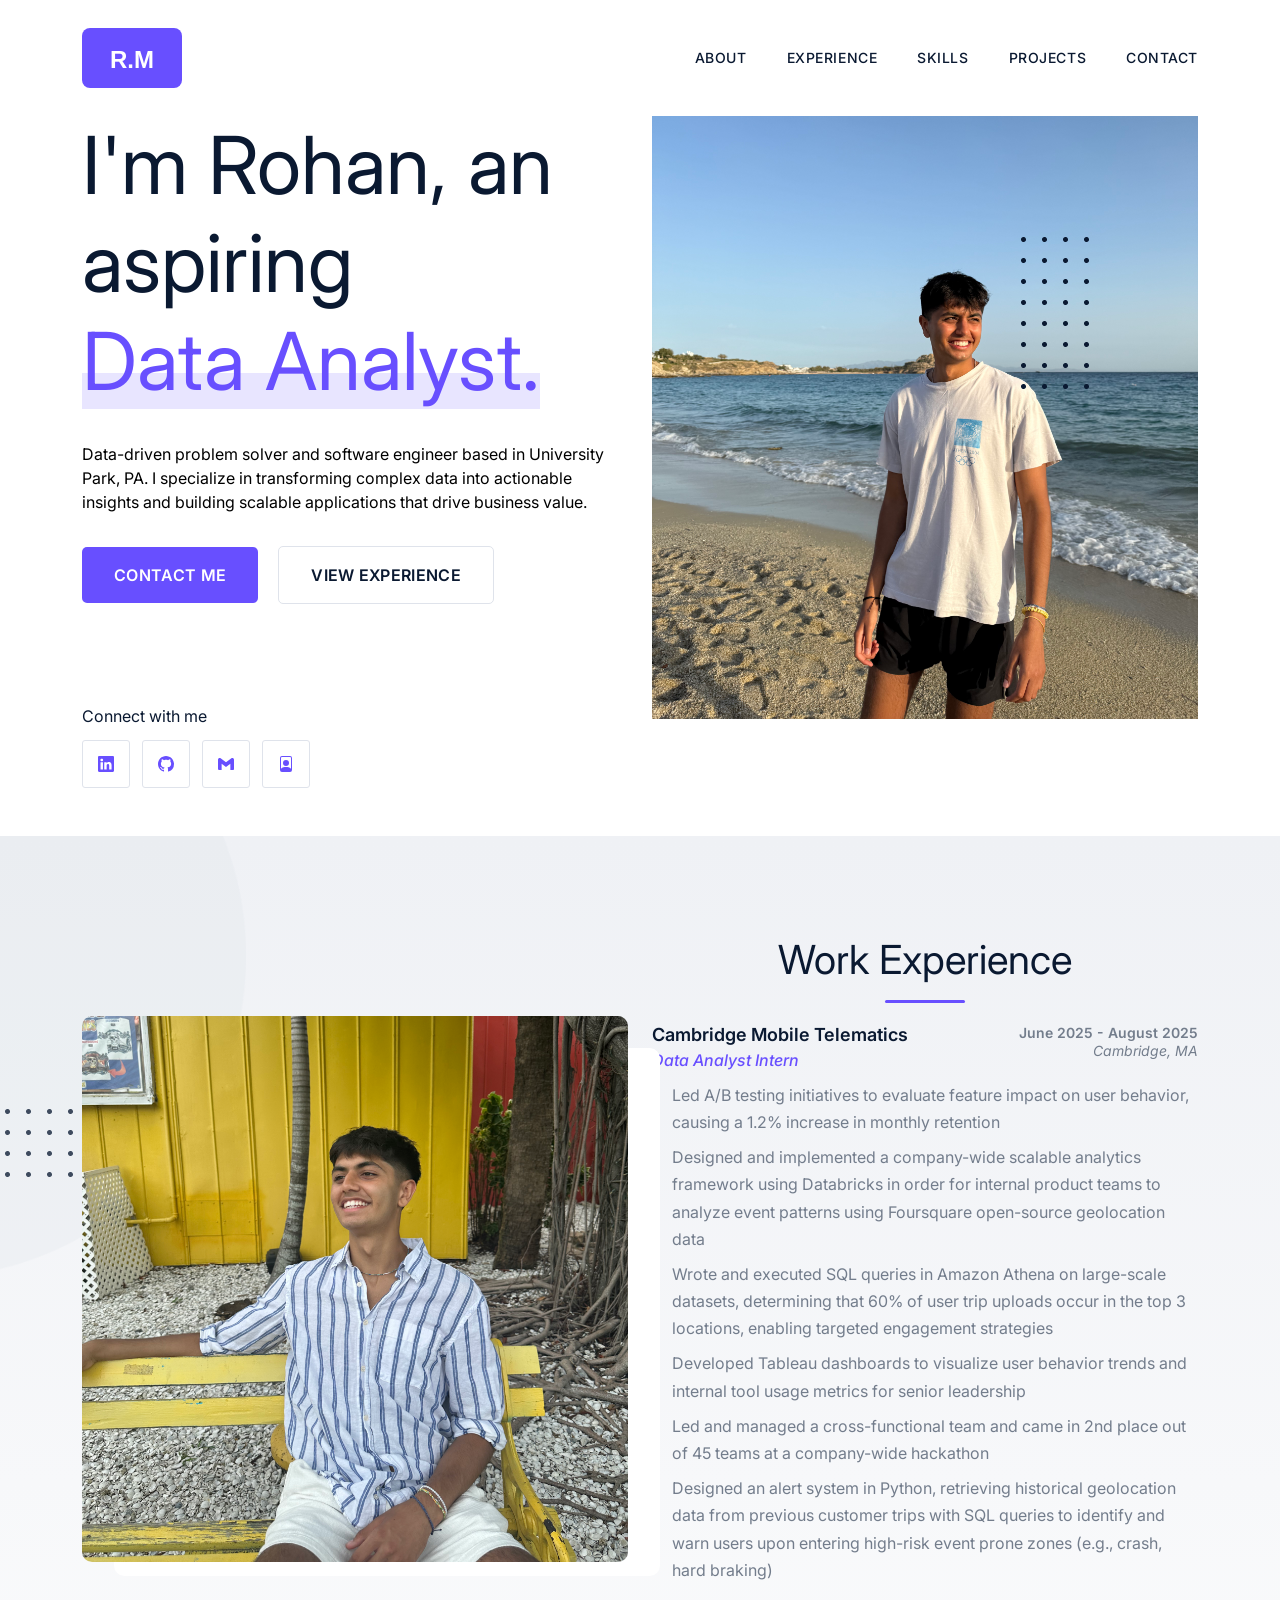
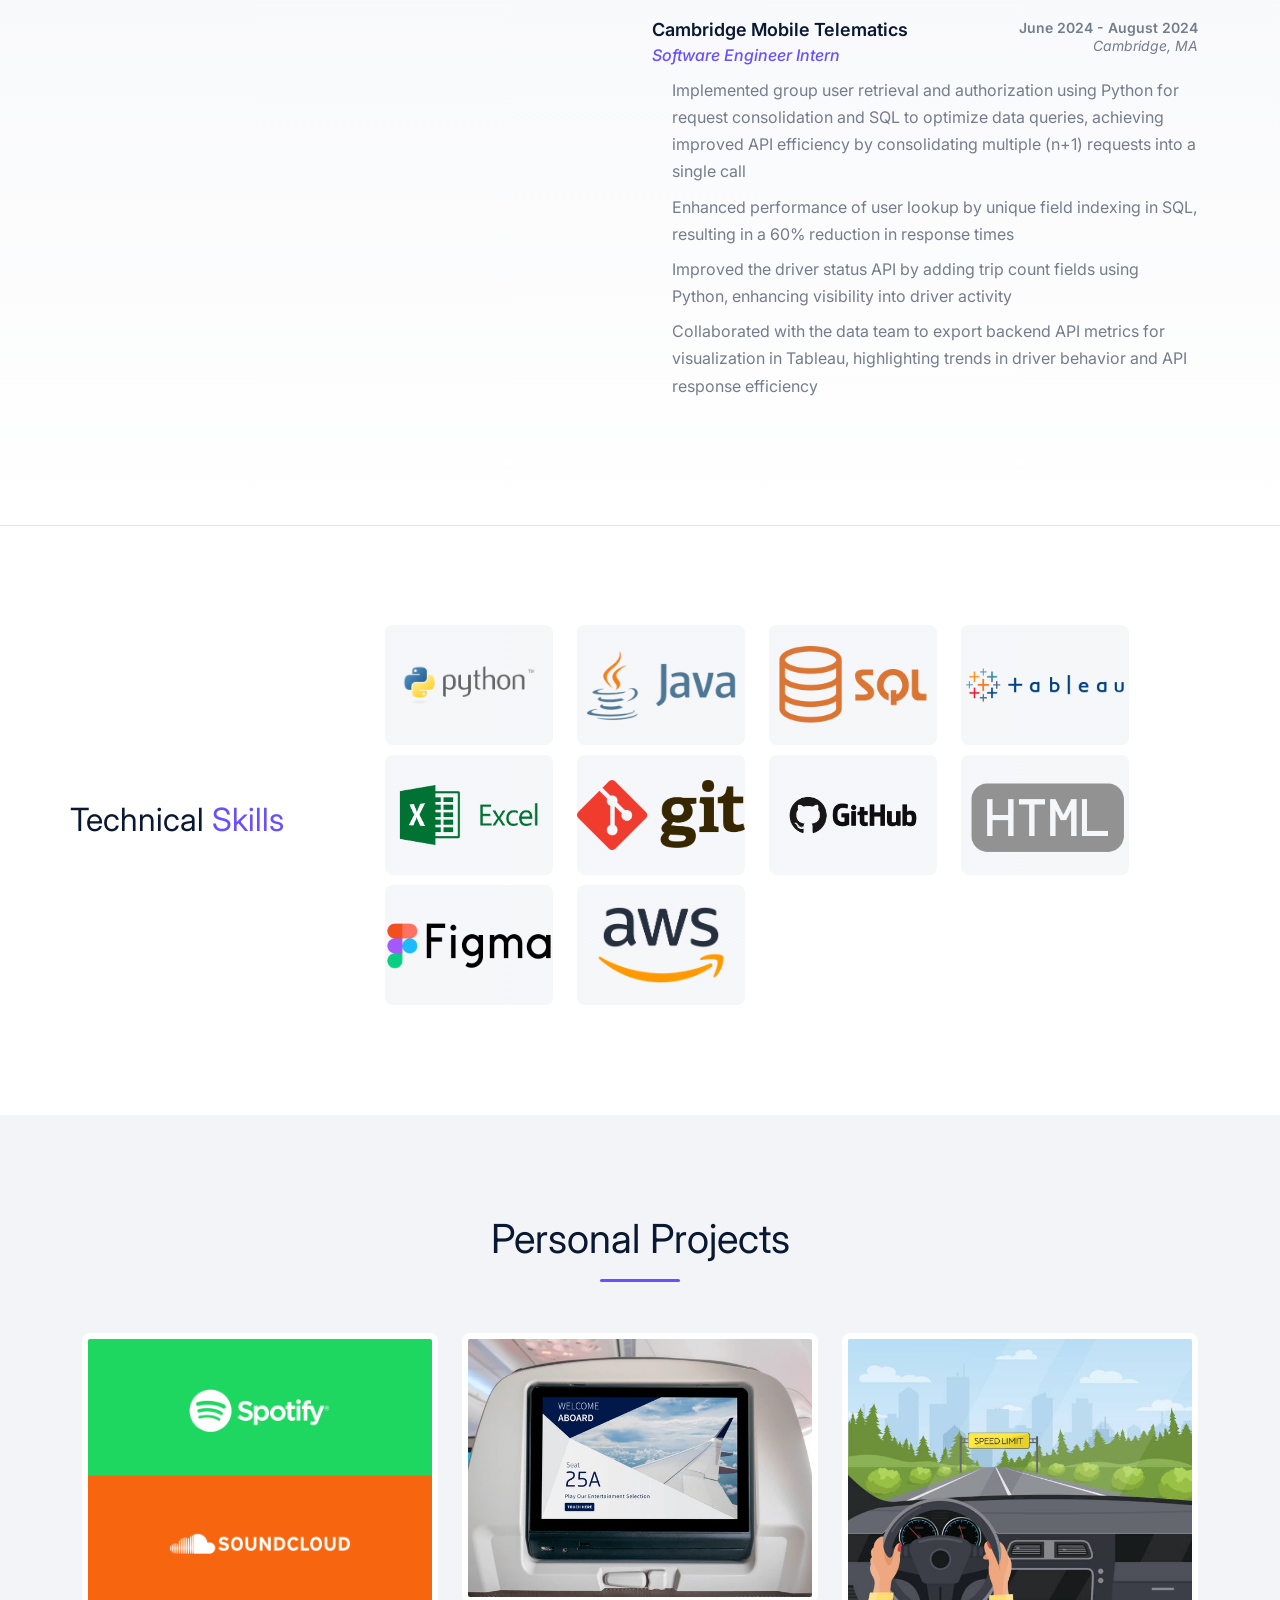
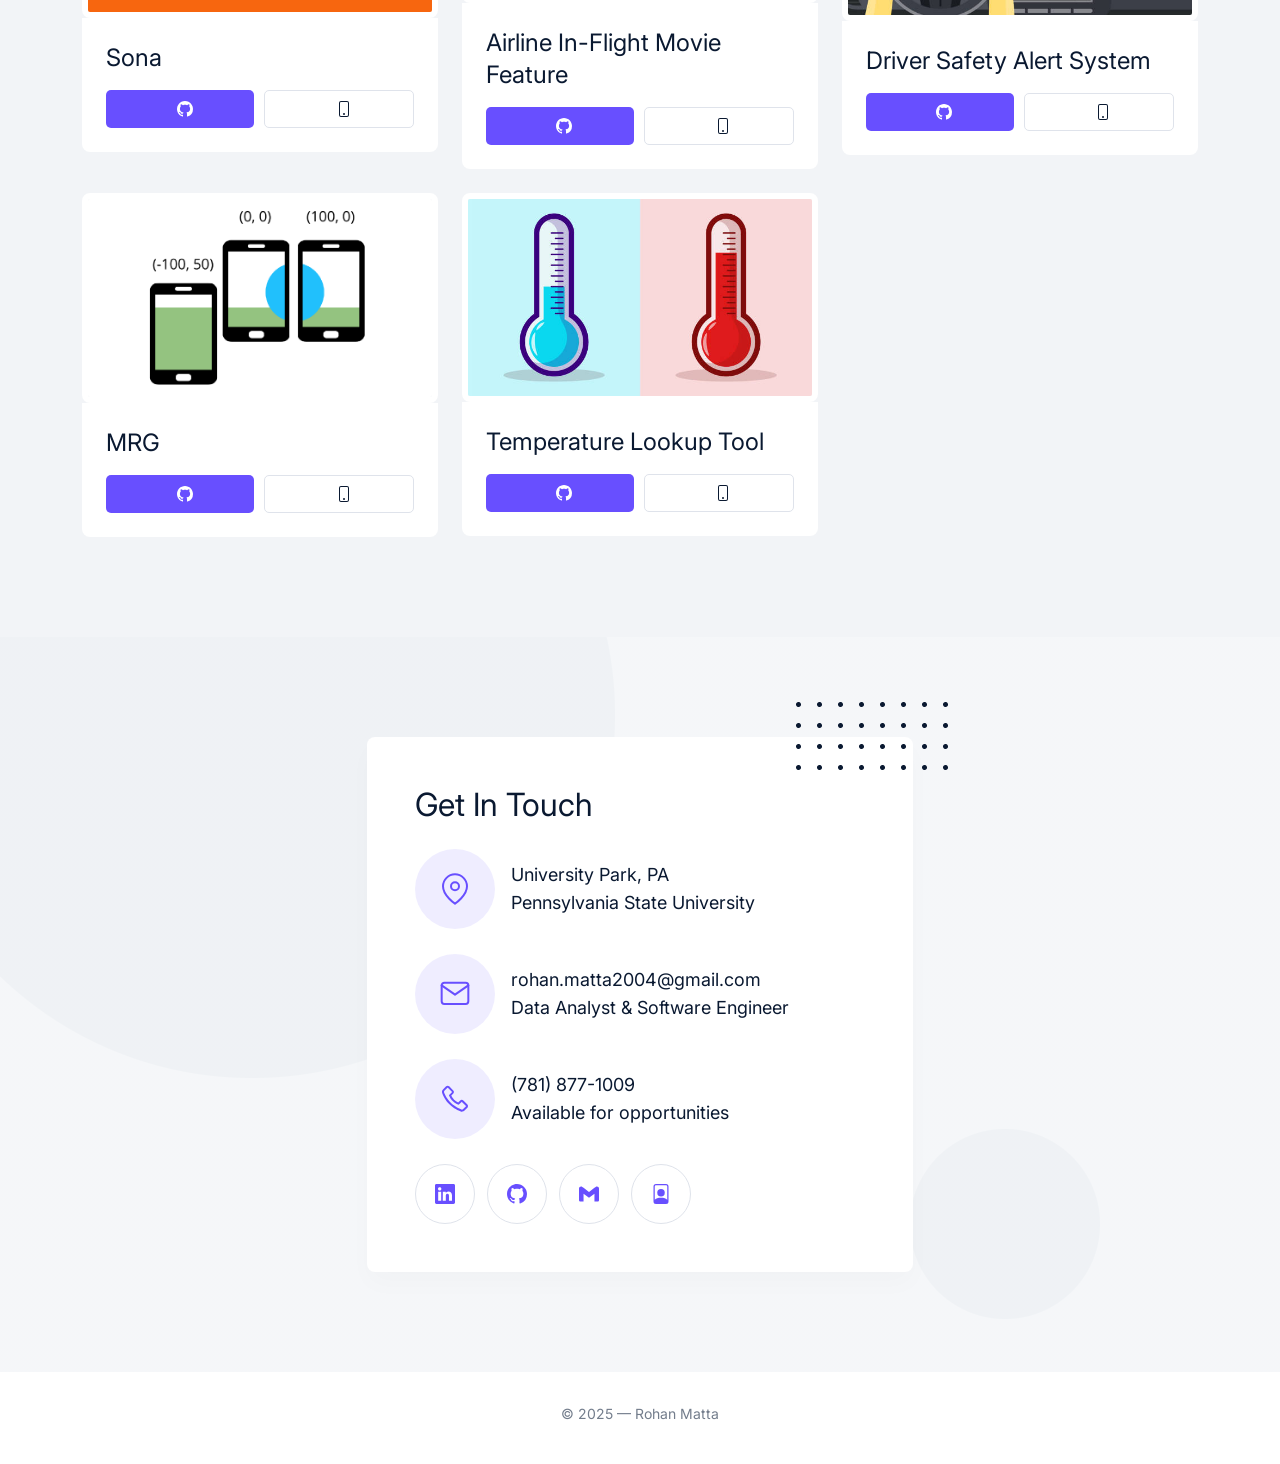
<file: index.html>
<!DOCTYPE html>
<html lang="en">
<head>
    <meta charset="UTF-8">
    <meta name="viewport" content="width=device-width, initial-scale=1.0">
    <meta http-equiv="X-UA-Compatible" content="ie=edge">
    <title>Rohan Matta - Data Analyst & Software Engineer</title>
    <link rel="stylesheet" href="main.css">
</head>
<body>
   <!-- Header Section Starts Here-->
   <section class="header">
       <div class="container">
           <div class="header-content">
               <a href="#" class="logo">
                   <svg width="100" height="60" viewBox="0 0 100 60" xmlns="http://www.w3.org/2000/svg">
                       <rect width="100" height="60" rx="8" fill="#684FFF"/>
                       <text x="50" y="40" font-family="Arial, sans-serif" font-size="24" font-weight="bold" fill="white" text-anchor="middle">R.M</text>
                   </svg>
               </a>
               <div class="header-content-menu">
                   <ul>
                       <li><a href="#banner">About</a></li>
                       <li><a href="#experience">Experience</a></li>
                       <li><a href="#skills">Skills</a></li>
                       <li><a href="#projects">Projects</a></li>
                       <li><a href="#contact">Contact</a></li>
                   </ul>
               </div>
           </div>
       </div>
   </section>
   <!-- Header Section Ends Here-->


   <!-- Banner Section Starts Here-->
   <section class="banner" id="banner">
    <div class="container">
        <div class="banner-content">
            <div class="row">
                <div class="col-lg-6 order-2 order-lg-0">
                    <div class="banner-content-left">
                                                 <h3 class="font-xl">I'm Rohan, an aspiring<br>
                             <span>Data Analyst.</span>
                         </h3>
                        <p>Data-driven problem solver and software engineer based in University Park, PA. I specialize in transforming complex data into actionable insights and building scalable applications that drive business value.</p>
                            <a href="#contact" class="btn btn--primary">
                                Contact Me
                            </a>
                            <a href="#experience" class="btn btn--secondary">
                                View Experience
                            </a>  
                            <div class="follow-content" style="margin-top: 100px;">
                                <span>Connect with me</span>
                                <div class="follow-content-social">
                                    <a href="https://linkedin.com/in/rohan-matta" class="social social-square">
                                        <svg xmlns="http://www.w3.org/2000/svg" width="16" height="16" fill="currentColor" class="bi bi-linkedin" viewBox="0 0 16 16">
                                            <path d="M0 1.146C0 .513.526 0 1.175 0h13.65C15.474 0 16 .513 16 1.146v13.708c0 .633-.526 1.146-1.175 1.146H1.175C.526 16 0 15.487 0 14.854zm4.943 12.248V6.169H2.542v7.225zm-1.2-8.212c.837 0 1.358-.554 1.358-1.248-.015-.709-.52-1.248-1.342-1.248S2.4 3.226 2.4 3.934c0 .694.521 1.248 1.327 1.248zm4.908 8.212V9.359c0-.216.016-.432.08-.586.173-.431.568-.878 1.232-.878.869 0 1.216.662 1.216 1.634v3.865h2.401V9.25c0-2.22-1.184-3.252-2.764-3.252-1.274 0-1.845.7-2.165 1.193v.025h-.016l.016-.025V6.169h-2.4c.03.678 0 7.225 0 7.225z"/>
                                          </svg>
                                    </a>
                                    <a href="https://github.com/rohanmatta" class="social social-square">  
                                        <svg xmlns="http://www.w3.org/2000/svg" width="16" height="16" fill="currentColor" class="bi bi-github" viewBox="0 0 16 16">
                                            <path d="M8 0C3.58 0 0 3.58 0 8c0 3.54 2.29 6.53 5.47 7.59.4.07.55-.17.55-.38 0-.19-.01-.82-.01-1.49-2.01.37-2.53-.49-2.69-.94-.09-.23-.48-.94-.82-1.13-.28-.15-.68-.52-.01-.53.63-.01 1.08.58 1.23.82.72 1.21 1.87.87 2.33.66.07-.52.28-.87.51-1.07-1.78-.2-3.64-.89-3.64-3.95 0-.87.31-1.59.82-2.15-.08-.2-.36-1.02.08-2.12 0 0 .67-.21 2.2.82.64-.18 1.32-.27 2-.27s1.36.09 2 .27c1.53-1.04 2.2-.82 2.2-.82.44 1.1.16 1.92.08 2.12.51.56.82 1.27.82 2.15 0 3.07-1.87 3.75-3.65 3.95.29.25.54.73.54 1.48 0 1.07-.01 1.93-.01 2.2 0 .21.15.46.55.38A8.01 8.01 0 0 0 16 8c0-4.42-3.58-8-8-8"/>
                                          </svg>
        <g clip-path="url(#clip0)">
        <path d="M8.22817 9.39998C8.64321 9.19121 8.95698 8.95869 9.172 8.70742C9.55453 8.25488 9.7433 7.65483 9.7433 6.91102C9.7433 6.18721 9.55453 5.56841 9.177 5.04962C8.54695 4.20455 7.48061 3.77201 5.97299 3.74951H0V15.9418H5.56921C6.19676 15.9418 6.77806 15.888 7.3156 15.778C7.85314 15.6667 8.31818 15.463 8.71196 15.1654C9.06199 14.9067 9.35452 14.5854 9.58704 14.2066C9.95457 13.6341 10.1383 12.9853 10.1383 12.2627C10.1383 11.5627 9.97707 10.9664 9.65704 10.4763C9.33327 9.98627 8.85823 9.62749 8.22817 9.39998ZM2.46395 5.86719H5.15417C5.74547 5.86719 6.23301 5.93094 6.61554 6.0572C7.05808 6.24097 7.27935 6.61475 7.27935 7.18479C7.27935 7.69608 7.11058 8.05361 6.77681 8.25488C6.44053 8.45615 6.00424 8.55741 5.4692 8.55741H2.46395V5.86719ZM6.71805 13.6116C6.42053 13.7553 6.00174 13.8266 5.46545 13.8266H2.46395V10.5751H5.5067C6.03675 10.5788 6.44928 10.6488 6.7443 10.7801C7.26935 11.0176 7.53062 11.4526 7.53062 12.0889C7.53062 12.839 7.2606 13.344 6.71805 13.6116Z" fill="currentColor"/>
        <path d="M18.0778 4.31824H12.7811V5.83586H18.0778V4.31824Z" fill="currentColor"/>
        <path d="M19.9179 10.3076C19.8078 9.60125 19.5653 8.97995 19.1878 8.44366C18.774 7.83611 18.249 7.39107 17.6102 7.1098C16.9739 6.82728 16.2576 6.68601 15.46 6.68726C14.1211 6.68726 13.0335 7.10605 12.1922 7.93736C11.3534 8.77118 10.9334 9.97003 10.9334 11.5327C10.9334 13.199 11.3972 14.4029 12.3297 15.1417C13.2586 15.8818 14.3312 16.2505 15.5488 16.2505C17.0226 16.2505 18.169 15.8117 18.9878 14.9367C19.5116 14.3841 19.8078 13.8403 19.8729 13.3065H17.4327C17.2914 13.5703 17.1276 13.7766 16.9401 13.9266C16.6001 14.2016 16.1576 14.3391 15.615 14.3391C15.0987 14.3391 14.6612 14.2254 14.2962 13.9991C13.6936 13.6366 13.3786 13.0015 13.3386 12.0977H19.9979C20.0079 11.3189 19.9829 10.7201 19.9179 10.3076ZM13.3986 10.5413C13.4861 9.95503 13.6986 9.48999 14.0361 9.14621C14.3737 8.80368 14.8512 8.63117 15.4625 8.62992C16.0263 8.62992 16.4976 8.79118 16.8814 9.11496C17.2601 9.44124 17.4739 9.91502 17.5177 10.5413H13.3986Z" fill="currentColor"/>
        </g>
        <defs>
        <clipPath id="clip0">
        <rect width="20" height="20" fill="white"/>
        </clipPath>
        </defs>
                                      </svg>   
                                    </a>
                                    <a href="mailto:rohan.matta2004@gmail.com" class="social social-square">
                                       <svg width="16" height="16" viewBox="0 0 24 24" role="img" xmlns="http://www.w3.org/2000/svg" fill="currentColor">
                                           <path d="M24 5.457v13.909c0 .904-.732 1.636-1.636 1.636h-3.819V11.73L12 16.64l-6.545-4.91v9.273H1.636A1.636 1.636 0 0 1 0 19.366V5.457c0-2.023 2.309-3.178 3.927-1.964L5.455 4.64 12 9.548l6.545-4.91 1.528-1.145C21.69 2.28 24 3.434 24 5.457z"/>
                                       </svg>    
                                    </a>
                                    <a href="#" class="social social-square">         
                                       <svg xmlns="http://www.w3.org/2000/svg" width="16" height="16" fill="currentColor" class="bi bi-file-person" viewBox="0 0 16 16">
                                           <path d="M12 1a1 1 0 0 1 1 1v10.755S12 11 8 11s-5 1.755-5 1.755V2a1 1 0 0 1 1-1zM4 0a2 2 0 0 0-2 2v12a2 2 0 0 0 2 2h8a2 2 0 0 0 2-2V2a2 2 0 0 0-2-2z"/>
                                           <path d="M8 10a3 3 0 1 0 0-6 3 3 0 0 0 0 6"/>
                                       </svg>       
                                    </a>
                                </div>
                            </div>                
                </div>
                </div>
                <div class="col-lg-6 order-1 order-lg-0">
                    <div class="banner-content-right">
                        <img src="images/greece_crop.png" alt="banner-img">
                        <img class="dot-shadow-img" src="images/dot-shadow-img.png" alt="dot-shadow">
                    </div>
                </div>
            <!-- </div> -->
        </div>
    </div>
   </section>
   <!-- Banner Section Ends Here-->


   <!-- About Section Starts Here-->
   <section class="about" id="about">
       <div class="container">
          <div class="about-content">
              <div class="row">
                  <div class="col-lg-6 col-sm-12">
                    <div class="about-content-left" style="margin-top: 80px;">
                        <img class="about-img" src="images/square.png" alt="about-img">
                        <img class="about-white-shadow" src="images/about-white-shadow.png" alt="shadow">
                        <img class="about-black-dot" src="images/black-dot.png" alt="dot-shape">
                        <img class="lg-round-shape" src="images/lg-round-shape.png" alt="shape">
                    </div>
                  </div>
                  <div class="col-lg-6 col-sm-12">
                    <div class="about-content-right">
                        <!-- <h3 class="font-md">Work Experience</h3> -->
                                                                         <h4 class="font-sm" id="experience" style="text-align: center; margin-bottom: 40px; position: relative;">Work Experience
                            <div class="deep-dot"></div>
                        </h4>
                        <div style="margin-bottom: 35px;">
                            <div style="display: flex; justify-content: space-between; align-items: flex-start; margin-bottom: 12px;">
                                <div style="flex: 1;">
                                    <h4 style="color: #0A1931; font-weight: 600; margin: 0 0 5px 0; font-size: 18px; line-height: 1.2;">Cambridge Mobile Telematics</h4>
                                    <h5 style="color: #684FFF; font-weight: 500; margin: 0; font-size: 16px; font-style: italic; line-height: 1.2;">Data Analyst Intern</h5>
                                </div>
                                <div style="text-align: right; flex-shrink: 0; margin-left: 20px;">
                                    <div style="color: #737D8C; font-size: 14px; font-weight: 600; line-height: 1.3;">June 2025 - August 2025</div>
                                    <div style="color: #737D8C; font-size: 14px; font-style: italic; line-height: 1.3;">Cambridge, MA</div>
                                </div>
                            </div>
                            <ul style="color: #737D8C; padding-left: 20px; margin: 0; line-height: 1.7; list-style-type: disc;">
                                <li style="margin-bottom: 8px;">Led A/B testing initiatives to evaluate feature impact on user behavior, causing a 1.2% increase in monthly retention</li>
                                <li style="margin-bottom: 8px;">Designed and implemented a company-wide scalable analytics framework using Databricks in order for internal product teams to analyze event patterns using Foursquare open-source geolocation data</li>
                                <li style="margin-bottom: 8px;">Wrote and executed SQL queries in Amazon Athena on large-scale datasets, determining that 60% of user trip uploads occur in the top 3 locations, enabling targeted engagement strategies</li>
                                <li style="margin-bottom: 8px;">Developed Tableau dashboards to visualize user behavior trends and internal tool usage metrics for senior leadership</li>
                                <li style="margin-bottom: 8px;">Led and managed a cross-functional team and came in 2nd place out of 45 teams at a company-wide hackathon</li>
                                <li style="margin-bottom: 8px;">Designed an alert system in Python, retrieving historical geolocation data from previous customer trips with SQL queries to identify and warn users upon entering high-risk event prone zones (e.g., crash, hard braking)</li>
                            </ul>
                        </div>

                        <div style="margin-bottom: 25px;">
                            <div style="display: flex; justify-content: space-between; align-items: flex-start; margin-bottom: 12px;">
                                <div style="flex: 1;">
                                    <h4 style="color: #0A1931; font-weight: 600; margin: 0 0 5px 0; font-size: 18px; line-height: 1.2;">Cambridge Mobile Telematics</h4>
                                    <h5 style="color: #684FFF; font-weight: 500; margin: 0; font-size: 16px; font-style: italic; line-height: 1.2;">Software Engineer Intern</h5>
                                </div>
                                <div style="text-align: right; flex-shrink: 0; margin-left: 20px;">
                                    <div style="color: #737D8C; font-size: 14px; font-weight: 600; line-height: 1.3;">June 2024 - August 2024</div>
                                    <div style="color: #737D8C; font-size: 14px; font-style: italic; line-height: 1.3;">Cambridge, MA</div>
                                </div>
                            </div>
                            <ul style="color: #737D8C; padding-left: 20px; margin: 0; line-height: 1.7; list-style-type: disc;">
                                <li style="margin-bottom: 8px;">Implemented group user retrieval and authorization using Python for request consolidation and SQL to optimize data queries, achieving improved API efficiency by consolidating multiple (n+1) requests into a single call</li>
                                <li style="margin-bottom: 8px;">Enhanced performance of user lookup by unique field indexing in SQL, resulting in a 60% reduction in response times</li>
                                <li style="margin-bottom: 8px;">Improved the driver status API by adding trip count fields using Python, enhancing visibility into driver activity</li>
                                <li style="margin-bottom: 8px;">Collaborated with the data team to export backend API metrics for visualization in Tableau, highlighting trends in driver behavior and API response efficiency</li>
                            </ul>
                        </div>

                    </div>
                  </div>
              </div>
          </div>
       </div>
   </section>
   <!-- About Section Ends Here-->
   <!-- Skills Section Starts Here-->
   <section class="company" id="skills">
    <div class="container">   
        <div class="company-content">
            <div class="row align-items-center ">
                <div class="col-xl-3 px-0">
                    <div class="company-content-text">

                        <h3 class="font-xs">
                            Technical
                            <span>Skills</span>
                        </h3> 
                    </div>
                </div>
                <div class="col-xl-9 px-0">
                    <div class="company-content-social-activity">                          
                        <div class="social-img-icon"> 
                            <a href="#" class="python skills">         
                              <img src="images/pythono.png" alt="python"> 
                             </a> 
                        </div>  
                        <div class="social-img-icon"> 
                            <a href="#" class="java skills">                                 
                                <img src="images/java.png" alt="java">            
                             </a> 
                        </div> 
                        <div class="social-img-icon"> 
                            <a href="#" class="sql skills">                  
                           <img src="images/sql.png" alt="sql">
                             </a> 
                        </div> 
                        <div class="social-img-icon"> 
                            <a href="#" class="tableau skills">                                 
                                <img src="images/tableau.png" alt="tableau">            
                             </a> 
                        </div> 
                        <div class="social-img-icon"> 
                            <a href="#" class="aws skills">                                 
                                <img src="images/msexcel.png" alt="aws">            
                             </a> 
                        </div> 
                        <div class="social-img-icon"> 
                            <a href="#" class="git skills">                                 
                                <img src="images/git.png" alt="git">            
                             </a> 
                        </div> 
                        <div class="social-img-icon"> 
                            <a href="#" class="github skills">                                 
                                <img src="images/github.png" alt="github">            
                             </a> 
                        </div> 
                        <div class="social-img-icon"> 
                            <a href="#" class="html skills">                                 
                                <img src="images/html.png" alt="html">            
                             </a> 
                        </div> 
                        <div class="social-img-icon"> 
                            <a href="#" class="figma skills">                                 
                                <img src="images/figma.png" alt="figma">            
                             </a> 
                        </div> 
                        <div class="social-img-icon"> 
                            <a href="#" class="figma skills">                                 
                                <img src="images/aws.png" alt="figma">            
                             </a> 
                        </div> 
                        <!-- <div class="social-img-icon"> 
                            <a href="#" class="sketch skills">                                 
                                   <svg width="32" height="20" viewBox="0 0 32 20" fill="none" xmlns="http://www.w3.org/2000/svg">
                                    <path d="M29.3333 10.0249H2.66663" stroke="#684FFF" stroke-width="1.5" stroke-linecap="round" stroke-linejoin="round"/>
                                    <path d="M24.8444 4L30.2221 10.024L24.8444 16.049" stroke="#684FFF" stroke-width="1.5" stroke-linecap="round" stroke-linejoin="round"/>
                                    </svg>            
                             </a> 
                        </div> -->
                        </div> 
                    </div>
                </div>          
        </div>                      
        </div>
    </section>
    <!-- Skills Section Ends Here-->



   <!-- Project Section Starts Here-->
    <section class="project" id="projects">
        <div class="container">
            <h4 class="font-sm">Personal Projects
                <div class="deep-dot"></div>
            </h4>
            <div class="row">
                <div class="col-lg-4 col-md-6 col-sm-12 project-content">
                 <div class="project-work">
                     <div class="project-work-image">
                         <img src="images/spotifysoundcloud.png" alt="" style="border: 6px solid white; border-radius: 8px;">
                     </div>
                     <div class="project-work-text">
                         <h5 class="font-mini"><a href="#">Sona</a></h5>
                         <div style="display: flex; gap: 10px; margin-top: 15px; width: 100%;">
                             <a href="#" class="btn btn--primary" style="padding: 10px; text-decoration: none; flex: 1; display: flex; justify-content: center; align-items: center;">
                                 <svg xmlns="http://www.w3.org/2000/svg" width="16" height="16" fill="currentColor" class="bi bi-github" viewBox="0 0 16 16">
                                     <path d="M8 0C3.58 0 0 3.58 0 8c0 3.54 2.29 6.53 5.47 7.59.4.07.55-.17.55-.38 0-.19-.01-.82-.01-1.49-2.01.37-2.53-.49-2.69-.94-.09-.23-.48-.94-.82-1.13-.28-.15-.68-.52-.01-.53.63-.01 1.08.58 1.23.82.72 1.21 1.87.87 2.33.66.07-.52.28-.87.51-1.07-1.78-.2-3.64-.89-3.64-3.95 0-.87.31-1.59.82-2.15-.08-.2-.36-1.02.08-2.12 0 0 .67-.21 2.2.82.64-.18 1.32-.27 2-.27s1.36.09 2 .27c1.53-1.04 2.2-.82 2.2-.82.44 1.1.16 1.92.08 2.12.51.56.82 1.27.82 2.15 0 3.07-1.87 3.75-3.65 3.95.29.25.54.73.54 1.48 0 1.07-.01 1.93-.01 2.2 0 .21.15.46.55.38A8.01 8.01 0 0 0 16 8c0-4.42-3.58-8-8-8"/>
                                 </svg>
                             </a>
                             <a href="#" class="btn btn--secondary" style="padding: 10px; text-decoration: none; flex: 1; display: flex; justify-content: center; align-items: center;">
                                 <svg xmlns="http://www.w3.org/2000/svg" width="16" height="16" fill="currentColor" class="bi bi-phone" viewBox="0 0 16 16">
                                     <path d="M11 1a1 1 0 0 1 1 1v12a1 1 0 0 1-1 1H5a1 1 0 0 1-1-1V2a1 1 0 0 1 1-1zM5 0a2 2 0 0 0-2 2v12a2 2 0 0 0 2 2h6a2 2 0 0 0 2-2V2a2 2 0 0 0-2-2z"/>
                                     <path d="M8 14a1 1 0 1 0 0-2 1 1 0 0 0 0 2"/>
                                 </svg>
                             </a>
                         </div>
                     </div>
                 </div>
                </div>
                <div class="col-lg-4 col-md-6 col-sm-12 project-content">
                    <div class="project-work">
                        <div class="project-work-image">
                            <img src="images/united.png" alt="" style="border: 6px solid white; border-radius: 8px;">
                        </div>
                        <div class="project-work-text">
                            <h5 class="font-mini"><a href="#">Airline In-Flight Movie Feature</a></h5>
                            <div style="display: flex; gap: 10px; margin-top: 15px; width: 100%;">
                                <a href="#" class="btn btn--primary" style="padding: 10px; text-decoration: none; flex: 1; display: flex; justify-content: center; align-items: center;">
                                    <svg xmlns="http://www.w3.org/2000/svg" width="16" height="16" fill="currentColor" class="bi bi-github" viewBox="0 0 16 16">
                                        <path d="M8 0C3.58 0 0 3.58 0 8c0 3.54 2.29 6.53 5.47 7.59.4.07.55-.17.55-.38 0-.19-.01-.82-.01-1.49-2.01.37-2.53-.49-2.69-.94-.09-.23-.48-.94-.82-1.13-.28-.15-.68-.52-.01-.53.63-.01 1.08.58 1.23.82.72 1.21 1.87.87 2.33.66.07-.52.28-.87.51-1.07-1.78-.2-3.64-.89-3.64-3.95 0-.87.31-1.59.82-2.15-.08-.2-.36-1.02.08-2.12 0 0 .67-.21 2.2.82.64-.18 1.32-.27 2-.27s1.36.09 2 .27c1.53-1.04 2.2-.82 2.2-.82.44 1.1.16 1.92.08 2.12.51.56.82 1.27.82 2.15 0 3.07-1.87 3.75-3.65 3.95.29.25.54.73.54 1.48 0 1.07-.01 1.93-.01 2.2 0 .21.15.46.55.38A8.01 8.01 0 0 0 16 8c0-4.42-3.58-8-8-8"/>
                                    </svg>
                                </a>
                                <a href="#" class="btn btn--secondary" style="padding: 10px; text-decoration: none; flex: 1; display: flex; justify-content: center; align-items: center;">
                                    <svg xmlns="http://www.w3.org/2000/svg" width="16" height="16" fill="currentColor" class="bi bi-phone" viewBox="0 0 16 16">
                                        <path d="M11 1a1 1 0 0 1 1 1v12a1 1 0 0 1-1 1H5a1 1 0 0 1-1-1V2a1 1 0 0 1 1-1zM5 0a2 2 0 0 0-2 2v12a2 2 0 0 0 2 2h6a2 2 0 0 0 2-2V2a2 2 0 0 0-2-2z"/>
                                        <path d="M8 14a1 1 0 1 0 0-2 1 1 0 0 0 0 2"/>
                                    </svg>
                                </a>
                            </div>
                        </div>
                    </div>
                </div>

                <div class="col-lg-4 col-md-6 col-sm-12 project-content">
                   <div class="project-work">
                       <div class="project-work-image">
                           <img src="images/driver.jpg" alt="" style="border: 6px solid white; border-radius: 8px;">
                       </div>
                       <div class="project-work-text">
                           <h5 class="font-mini"><a href="#">Driver Safety Alert System</a></h5>
                           <div style="display: flex; gap: 10px; margin-top: 15px; width: 100%;">
                               <a href="#" class="btn btn--primary" style="padding: 10px; text-decoration: none; flex: 1; display: flex; justify-content: center; align-items: center;">
                                   <svg xmlns="http://www.w3.org/2000/svg" width="16" height="16" fill="currentColor" class="bi bi-github" viewBox="0 0 16 16">
                                       <path d="M8 0C3.58 0 0 3.58 0 8c0 3.54 2.29 6.53 5.47 7.59.4.07.55-.17.55-.38 0-.19-.01-.82-.01-1.49-2.01.37-2.53-.49-2.69-.94-.09-.23-.48-.94-.82-1.13-.28-.15-.68-.52-.01-.53.63-.01 1.08.58 1.23.82.72 1.21 1.87.87 2.33.66.07-.52.28-.87.51-1.07-1.78-.2-3.64-.89-3.64-3.95 0-.87.31-1.59.82-2.15-.08-.2-.36-1.02.08-2.12 0 0 .67-.21 2.2.82.64-.18 1.32-.27 2-.27s1.36.09 2 .27c1.53-1.04 2.2-.82 2.2-.82.44 1.1.16 1.92.08 2.12.51.56.82 1.27.82 2.15 0 3.07-1.87 3.75-3.65 3.95.29.25.54.73.54 1.48 0 1.07-.01 1.93-.01 2.2 0 .21.15.46.55.38A8.01 8.01 0 0 0 16 8c0-4.42-3.58-8-8-8"/>
                                   </svg>
                               </a>
                               <a href="#" class="btn btn--secondary" style="padding: 10px; text-decoration: none; flex: 1; display: flex; justify-content: center; align-items: center;">
                                   <svg xmlns="http://www.w3.org/2000/svg" width="16" height="16" fill="currentColor" class="bi bi-phone" viewBox="0 0 16 16">
                                       <path d="M11 1a1 1 0 0 1 1 1v12a1 1 0 0 1-1 1H5a1 1 0 0 1-1-1V2a1 1 0 0 1 1-1zM5 0a2 2 0 0 0-2 2v12a2 2 0 0 0 2 2h6a2 2 0 0 0 2-2V2a2 2 0 0 0-2-2z"/>
                                       <path d="M8 14a1 1 0 1 0 0-2 1 1 0 0 0 0 2"/>
                                   </svg>
                               </a>
                           </div>
                       </div>
                   </div>
               </div>

                <div class="col-lg-4 col-md-6 col-sm-12 ">
                    <div class="project-work">
                        <div class="project-work-image">
                            <img src="images/merge.png" alt="" style="border: 6px solid white; border-radius: 8px;">
                        </div>
                        <div class="project-work-text">
                            <h5 class="font-mini"><a href="#">MRG</a></h5>
                            <div style="display: flex; gap: 10px; margin-top: 15px; width: 100%;">
                                <a href="#" class="btn btn--primary" style="padding: 10px; text-decoration: none; flex: 1; display: flex; justify-content: center; align-items: center;">
                                    <svg xmlns="http://www.w3.org/2000/svg" width="16" height="16" fill="currentColor" class="bi bi-github" viewBox="0 0 16 16">
                                        <path d="M8 0C3.58 0 0 3.58 0 8c0 3.54 2.29 6.53 5.47 7.59.4.07.55-.17.55-.38 0-.19-.01-.82-.01-1.49-2.01.37-2.53-.49-2.69-.94-.09-.23-.48-.94-.82-1.13-.28-.15-.68-.52-.01-.53.63-.01 1.08.58 1.23.82.72 1.21 1.87.87 2.33.66.07-.52.28-.87.51-1.07-1.78-.2-3.64-.89-3.64-3.95 0-.87.31-1.59.82-2.15-.08-.2-.36-1.02.08-2.12 0 0 .67-.21 2.2.82.64-.18 1.32-.27 2-.27s1.36.09 2 .27c1.53-1.04 2.2-.82 2.2-.82.44 1.1.16 1.92.08 2.12.51.56.82 1.27.82 2.15 0 3.07-1.87 3.75-3.65 3.95.29.25.54.73.54 1.48 0 1.07-.01 1.93-.01 2.2 0 .21.15.46.55.38A8.01 8.01 0 0 0 16 8c0-4.42-3.58-8-8-8"/>
                                    </svg>
                                </a>
                                <a href="#" class="btn btn--secondary" style="padding: 10px; text-decoration: none; flex: 1; display: flex; justify-content: center; align-items: center;">
                                    <svg xmlns="http://www.w3.org/2000/svg" width="16" height="16" fill="currentColor" class="bi bi-phone" viewBox="0 0 16 16">
                                        <path d="M11 1a1 1 0 0 1 1 1v12a1 1 0 0 1-1 1H5a1 1 0 0 1-1-1V2a1 1 0 0 1 1-1zM5 0a2 2 0 0 0-2 2v12a2 2 0 0 0 2 2h6a2 2 0 0 0 2-2V2a2 2 0 0 0-2-2z"/>
                                        <path d="M8 14a1 1 0 1 0 0-2 1 1 0 0 0 0 2"/>
                                    </svg>
                                </a>
                            </div>
                        </div>
                    </div>
                </div>

                <div class="col-lg-4 col-md-6 col-sm-12 project-content">
                    <div class="project-work">
                        <div class="project-work-image">
                            <img src="images/temp.jpg" alt="" style="border: 6px solid white; border-radius: 8px;">
                        </div>
                        <div class="project-work-text">
                            <h5 class="font-mini"><a href="#">Temperature Lookup Tool</a></h5>
                            <div style="display: flex; gap: 10px; margin-top: 15px; width: 100%;">
                                <a href="#" class="btn btn--primary" style="padding: 10px; text-decoration: none; flex: 1; display: flex; justify-content: center; align-items: center;">
                                    <svg xmlns="http://www.w3.org/2000/svg" width="16" height="16" fill="currentColor" class="bi bi-github" viewBox="0 0 16 16">
                                        <path d="M8 0C3.58 0 0 3.58 0 8c0 3.54 2.29 6.53 5.47 7.59.4.07.55-.17.55-.38 0-.19-.01-.82-.01-1.49-2.01.37-2.53-.49-2.69-.94-.09-.23-.48-.94-.82-1.13-.28-.15-.68-.52-.01-.53.63-.01 1.08.58 1.23.82.72 1.21 1.87.87 2.33.66.07-.52.28-.87.51-1.07-1.78-.2-3.64-.89-3.64-3.95 0-.87.31-1.59.82-2.15-.08-.2-.36-1.02.08-2.12 0 0 .67-.21 2.2.82.64-.18 1.32-.27 2-.27s1.36.09 2 .27c1.53-1.04 2.2-.82 2.2-.82.44 1.1.16 1.92.08 2.12.51.56.82 1.27.82 2.15 0 3.07-1.87 3.75-3.65 3.95.29.25.54.73.54 1.48 0 1.07-.01 1.93-.01 2.2 0 .21.15.46.55.38A8.01 8.01 0 0 0 16 8c0-4.42-3.58-8-8-8"/>
                                    </svg>
                                </a>
                                <a href="#" class="btn btn--secondary" style="padding: 10px; text-decoration: none; flex: 1; display: flex; justify-content: center; align-items: center;">
                                    <svg xmlns="http://www.w3.org/2000/svg" width="16" height="16" fill="currentColor" class="bi bi-phone" viewBox="0 0 16 16">
                                        <path d="M11 1a1 1 0 0 1 1 1v12a1 1 0 0 1-1 1H5a1 1 0 0 1-1-1V2a1 1 0 0 1 1-1zM5 0a2 2 0 0 0-2 2v12a2 2 0 0 0 2 2h6a2 2 0 0 0 2-2V2a2 2 0 0 0-2-2z"/>
                                        <path d="M8 14a1 1 0 1 0 0-2 1 1 0 0 0 0 2"/>
                                    </svg>
                                </a>
                            </div>
                        </div>
                    </div>
                </div>
            </div>
        </div>
    </section>
   <!-- Project Section Ends Here-->


   <!-- Call To Action Section Starts Here-->
   <!-- <section class="call-action">
       <div class="container">
           <div class="call-action-content">
            <h4>Got a Project in Mind? Let's Make</h4>
            <h4>Something Awesome Together.</h4>
            <a href="#" class="btn btn--primary">
                Hire Me             
                <svg width="33" height="24" viewBox="0 0 33 24" fill="none" xmlns="http://www.w3.org/2000/svg">
                <path d="M31 12.025H1" stroke="#DFE3EB" stroke-width="2" stroke-linecap="round" stroke-linejoin="round"></path>
                <path d="M25.9502 6.00006L32.0002 12.0241L25.9502 18.0491" stroke="#DFE3EB" stroke-width="2" stroke-linecap="round" stroke-linejoin="round"></path>
                </svg>    
            </a>
            <img class="call-ac-shape-1" src="images/call-sm-shape.png" alt="shape">
            <img class="call-ac-dot-1" src="images/call-dot-1.png" alt="dot">
            <img class="call-ac-dot-2" src="images/call-dot-1.png" alt="dot">
            <img class="call-ac-shape-2" src="images/call-lg-shape.png" alt="dot">
        </div>
       </div>
   </section> -->
   <!-- Call To Action Section Ends Here -->





   <!-- Contacts  Section Starts Here-->
   <section class="contact" id="contact">
       <div class="container">
           <div class="row justify-content-center">
               <!-- <div class="col-lg-6">
                 <div class="contact-area-info">
                     <h3 class="font-xs">Let me know here.</h3>
                     <div class="contact-form">
                         <form action="#">
                             <div class="top-input">
                                 <input  type="text" placeholder="Full name">
                                 <input type="text" placeholder="Email address">
                             </div>
                             <input type="text" placeholder="Subject">
                             <textarea name="message" id="" cols="70" rows="10" placeholder="message"></textarea>
                             <a href="#" class="btn btn--primary">
                                Send message          
                                 <svg width="24" height="24" viewBox="0 0 24 24" fill="none" xmlns="http://www.w3.org/2000/svg">
                <path d="M22 2L11 13" stroke="#DFE3EB" stroke-width="1.5" stroke-linecap="round" stroke-linejoin="round"></path>
                <path d="M22 2L15 22L11 13L2 9L22 2Z" stroke="#DFE3EB" stroke-width="1.5" stroke-linecap="round" stroke-linejoin="round"></path>
                                 </svg>
                             </a>
                         </form>
                     </div>
                 </div>  
               </div> -->
               <div class="col-lg-6">
                   <div class="contact-area-location">
                       <h3 class="font-xs">Get In Touch</h3>
                       <div class="contact-location-icon">
                        <a href="#" class="social social-lg-round">              
                            <svg width="32" height="32" viewBox="0 0 32 32" fill="none" xmlns="http://www.w3.org/2000/svg">
                <path d="M28 13.3335C28 22.6668 16 30.6668 16 30.6668C16 30.6668 4 22.6668 4 13.3335C4 10.1509 5.26428 7.09865 7.51472 4.84821C9.76516 2.59778 12.8174 1.3335 16 1.3335C19.1826 1.3335 22.2348 2.59778 24.4853 4.84821C26.7357 7.09865 28 10.1509 28 13.3335Z" stroke="#684FFF" stroke-width="2" stroke-linecap="round" stroke-linejoin="round"></path>
                <path d="M16 17.3335C18.2091 17.3335 20 15.5426 20 13.3335C20 11.1244 18.2091 9.3335 16 9.3335C13.7909 9.3335 12 11.1244 12 13.3335C12 15.5426 13.7909 17.3335 16 17.3335Z" stroke="#684FFF" stroke-width="2" stroke-linecap="round" stroke-linejoin="round"></path>
                            </svg>  
                        </a>
                        <div class="location-text">
                            <span class="para-2">University Park, PA</span>
                            <p class="para-2">Pennsylvania State University</p>
                       </div>
                       </div>
                       <div class="contact-location-icon">
                        <a href="#" class="social social-lg-round">                   
                           <svg width="32" height="33" viewBox="0 0 32 33" fill="none" xmlns="http://www.w3.org/2000/svg">
    <path d="M5.33329 5.66699H26.6666C28.1333 5.66699 29.3333 6.86699 29.3333 8.33366V24.3337C29.3333 25.8003 28.1333 27.0003 26.6666 27.0003H5.33329C3.86663 27.0003 2.66663 25.8003 2.66663 24.3337V8.33366C2.66663 6.86699 3.86663 5.66699 5.33329 5.66699Z" stroke="#684FFF" stroke-width="2" stroke-linecap="round" stroke-linejoin="round"/>
    <path d="M29.3333 8.3335L16 17.6668L2.66663 8.3335" stroke="#684FFF" stroke-width="2" stroke-linecap="round" stroke-linejoin="round"/>
                           </svg>
                        </a>
                        <div class="location-text">
                            <span class="para-2">rohan.matta2004@gmail.com
                                </span>
                            <p class="para-2">Data Analyst & Software Engineer</p>
                       </div>
                       </div>
                       <div class="contact-location-icon">
                        <a href="#" class="social social-lg-round">                
                           <svg width="32" height="33" viewBox="0 0 32 33" fill="none" xmlns="http://www.w3.org/2000/svg">
    <path d="M8.65597 3.6665C8.13297 3.6665 7.61697 3.8545 7.18697 4.1975L7.12497 4.2285L7.09397 4.2605L3.96897 7.4795L3.99997 7.5095C3.54145 7.92586 3.21657 8.46874 3.06635 9.0696C2.91614 9.67046 2.94732 10.3024 3.15597 10.8855C3.15997 10.8935 3.15197 10.9085 3.15597 10.9165C4.00397 13.3425 6.17197 18.0265 10.406 22.2605C14.656 26.5105 19.402 28.5925 21.75 29.5105H21.781C22.3694 29.705 22.9982 29.7439 23.6061 29.6233C24.214 29.5027 24.7803 29.2269 25.25 28.8225L28.406 25.6665C29.234 24.8385 29.234 23.4005 28.406 22.5725L24.344 18.5105L24.312 18.4475C23.484 17.6195 22.016 17.6195 21.187 18.4475L19.187 20.4475C17.686 19.7264 16.3054 18.7779 15.094 17.6355C13.457 16.0725 12.621 14.2755 12.313 13.5725L14.313 11.5725C15.153 10.7325 15.168 9.3345 14.281 8.5105L14.312 8.4785L14.219 8.3855L10.219 4.2605L10.188 4.2295L10.125 4.1975C9.70994 3.85861 9.19178 3.67131 8.65597 3.6665ZM8.65597 5.6665C8.73772 5.67125 8.81522 5.70452 8.87497 5.7605L12.875 9.8535L12.969 9.9475C12.961 9.9395 13.027 10.0455 12.906 10.1665L10.406 12.6665L9.93698 13.1045L10.157 13.7285C10.157 13.7285 11.305 16.8035 13.719 19.1045L13.938 19.2915C16.261 21.4125 19 22.5725 19 22.5725L19.625 22.8545L22.594 19.8845C22.766 19.7135 22.734 19.7135 22.906 19.8845L27 23.9805C27.172 24.1515 27.172 24.0895 27 24.2605L23.937 27.3235C23.477 27.7185 22.988 27.8005 22.407 27.6055C20.141 26.7145 15.738 24.7805 11.812 20.8555C7.85498 16.8975 5.78897 12.4095 5.03197 10.2305C4.87897 9.8235 4.98797 9.2225 5.34397 8.9175L5.40597 8.8545L8.43797 5.7615C8.49707 5.70558 8.5738 5.67199 8.65497 5.6665H8.65597Z" fill="#684FFF"/>
                           </svg>     
                        </a>
                        <div class="location-text">
                            <span class="para-2">(781) 877-1009</span>
                            <p class="para-2">Available for opportunities</p>
                       </div>
                       </div>

                      <div class="bottom-social-icon">
                      <a href="https://linkedin.com/in/rohan-matta" class="social social-sm-round">
                          <svg xmlns="http://www.w3.org/2000/svg" width="20" height="20" fill="currentColor" class="bi bi-linkedin" viewBox="0 0 16 16">
                              <path d="M0 1.146C0 .513.526 0 1.175 0h13.65C15.474 0 16 .513 16 1.146v13.708c0 .633-.526 1.146-1.175 1.146H1.175C.526 16 0 15.487 0 14.854zm4.943 12.248V6.169H2.542v7.225zm-1.2-8.212c.837 0 1.358-.554 1.358-1.248-.015-.709-.52-1.248-1.342-1.248S2.4 3.226 2.4 3.934c0 .694.521 1.248 1.327 1.248zm4.908 8.212V9.359c0-.216.016-.432.08-.586.173-.431.568-.878 1.232-.878.869 0 1.216.662 1.216 1.634v3.865h2.401V9.25c0-2.22-1.184-3.252-2.764-3.252-1.274 0-1.845.7-2.165 1.193v.025h-.016l.016-.025V6.169h-2.4c.03.678 0 7.225 0 7.225z"/>
                          </svg>
                      </a>
                      <a href="https://github.com/rohanmatta" class="social social-sm-round">  
                          <svg xmlns="http://www.w3.org/2000/svg" width="20" height="20" fill="currentColor" class="bi bi-github" viewBox="0 0 16 16">
                              <path d="M8 0C3.58 0 0 3.58 0 8c0 3.54 2.29 6.53 5.47 7.59.4.07.55-.17.55-.38 0-.19-.01-.82-.01-1.49-2.01.37-2.53-.49-2.69-.94-.09-.23-.48-.94-.82-1.13-.28-.15-.68-.52-.01-.53.63-.01 1.08.58 1.23.82.72 1.21 1.87.87 2.33.66.07-.52.28-.87.51-1.07-1.78-.2-3.64-.89-3.64-3.95 0-.87.31-1.59.82-2.15-.08-.2-.36-1.02.08-2.12 0 0 .67-.21 2.2.82.64-.18 1.32-.27 2-.27s1.36.09 2 .27c1.53-1.04 2.2-.82 2.2-.82.44 1.1.16 1.92.08 2.12.51.56.82 1.27.82 2.15 0 3.07-1.87 3.75-3.65 3.95.29.25.54.73.54 1.48 0 1.07-.01 1.93-.01 2.2 0 .21.15.46.55.38A8.01 8.01 0 0 0 16 8c0-4.42-3.58-8-8-8"/>
                          </svg>
                      </a>
                      <a href="mailto:rohan.matta2004@gmail.com" class="social social-sm-round">
                          <svg width="20" height="20" viewBox="0 0 24 24" role="img" xmlns="http://www.w3.org/2000/svg" fill="currentColor">
                              <path d="M24 5.457v13.909c0 .904-.732 1.636-1.636 1.636h-3.819V11.73L12 16.64l-6.545-4.91v9.273H1.636A1.636 1.636 0 0 1 0 19.366V5.457c0-2.023 2.309-3.178 3.927-1.964L5.455 4.64 12 9.548l6.545-4.91 1.528-1.145C21.69 2.28 24 3.434 24 5.457z"/>
                          </svg>    
                      </a>
                      <a href="#contact" class="social social-sm-round">         
                          <svg xmlns="http://www.w3.org/2000/svg" width="20" height="20" fill="currentColor" class="bi bi-file-person" viewBox="0 0 16 16">
                              <path d="M12 1a1 1 0 0 1 1 1v10.755S12 11 8 11s-5 1.755-5 1.755V2a1 1 0 0 1 1-1zM4 0a2 2 0 0 0-2 2v12a2 2 0 0 0 2 2h8a2 2 0 0 0 2-2V2a2 2 0 0 0-2-2z"/>
                              <path d="M8 10a3 3 0 1 0 0-6 3 3 0 0 0 0 6"/>
                          </svg>       
                      </a>
                     </div>
                      <div class="black-dot">
                       <img src="images/black-dot.png" alt="dot-shape">
                     </div>
                   </div>
               </div>     
           </div>
           <div class="round-shape">
            <img src="images/border-round-shape.png" alt="shape">
          </div>
          <div class="lg-round-shape">
            <img src="images/lg-round-shape.png" alt="">
          </div>
       </div>
   </section>
   <!-- Contacts  Section Ends Here-->

   <!-- Footer  Section Starts Here-->
   <div class="footer">
    <div class="container">
        <div class="footer-text">
            <h4>© 2025 — Rohan Matta</h4>
        </div>
     </div>
    </div>
   <!-- Footer  Section Ends Here-->

    <script src="main.js"></script>
</body>
</html>


   <!-- Service Section Starts Here-->
   <!-- <section class="service">
    <div class="container">
        <div class="service-text">
         <h4 class="font-sm">My Skills
             <div class="deep-dot"></div>
            </h4>
        </div>
            <div class="row">
                <div class="col-lg-3 col-md-6 col-sm-12">
                 <div class="service-content-area">  
                     <div class="layer-svg">            
                        <svg width="40" height="40" viewBox="0 0 40 40" fill="none" xmlns="http://www.w3.org/2000/svg">
          <path d="M20 3.33325L3.33334 11.6666L20 19.9999L36.6667 11.6666L20 3.33325Z" stroke="black" stroke-width="2.2" stroke-linecap="round" stroke-linejoin="round"></path>
          <path d="M3.33334 28.3333L20 36.6666L36.6667 28.3333" stroke="black" stroke-width="2.2" stroke-linecap="round" stroke-linejoin="round"></path>
          <path d="M3.33334 20L20 28.3333L36.6667 20" stroke="black" stroke-width="2.2" stroke-linecap="round" stroke-linejoin="round"></path>
                         </svg> 
                     </div> 
                      <p class="font-xs">  DATA </p>
                      <p class="font-xs">  ANALYSIS </p>             
                      <span class="light-dot"></span>
                      <a href="#" class="right-arrow-icon">               
                          <span>Discuss now</span>                    
                          <svg width="36" height="24" viewBox="0 0 36 24" fill="none" xmlns="http://www.w3.org/2000/svg">
                              <path d="M33 12.03H3" stroke="#0A1931" stroke-width="2" stroke-linecap="round" stroke-linejoin="round"></path>
                              <path d="M27.95 4.80005L34 12.0288L27.95 19.2588" stroke="#0A1931" stroke-width="2" stroke-linecap="round" stroke-linejoin="round"></path>
                               </svg>
                      </a>
                 </div>  
                </div>
                <div class="col-lg-3 col-md-6 col-sm-12">
                 <div class="service-content-area">  
                     <div class="layer-svg">            
                        <svg width="40" height="40" viewBox="0 0 40 40" fill="none" xmlns="http://www.w3.org/2000/svg">
          <path d="M20 3.33325L3.33334 11.6666L20 19.9999L36.6667 11.6666L20 3.33325Z" stroke="black" stroke-width="2.2" stroke-linecap="round" stroke-linejoin="round"></path>
          <path d="M3.33334 28.3333L20 36.6666L36.6667 28.3333" stroke="black" stroke-width="2.2" stroke-linecap="round" stroke-linejoin="round"></path>
          <path d="M3.33334 20L20 28.3333L36.6667 20" stroke="black" stroke-width="2.2" stroke-linecap="round" stroke-linejoin="round"></path>
                         </svg> 
                     </div> 
                      <p class="font-xs">  SOFTWARE </p>
                      <p class="font-xs">  ENGINEERING </p>             
                      <span class="light-dot"></span>
                      <a href="#" class="right-arrow-icon">               
                          <span>Discuss now</span>                    
                          <svg width="36" height="24" viewBox="0 0 36 24" fill="none" xmlns="http://www.w3.org/2000/svg">
                              <path d="M33 12.03H3" stroke="#0A1931" stroke-width="2" stroke-linecap="round" stroke-linejoin="round"></path>
                              <path d="M27.95 4.80005L34 12.0288L27.95 19.2588" stroke="#0A1931" stroke-width="2" stroke-linecap="round" stroke-linejoin="round"></path>
                               </svg>
                      </a>
                 </div>  
                </div>
                <div class="col-lg-3 col-md-6 col-sm-12">
                 <div class="service-content-area">  
                     <div class="layer-svg">            
                        <svg width="40" height="40" viewBox="0 0 40 40" fill="none" xmlns="http://www.w3.org/2000/svg">
          <path d="M20 3.33325L3.33334 11.6666L20 19.9999L36.6667 11.6666L20 3.33325Z" stroke="black" stroke-width="2.2" stroke-linecap="round" stroke-linejoin="round"></path>
          <path d="M3.33334 28.3333L20 36.6666L36.6667 28.3333" stroke="black" stroke-width="2.2" stroke-linecap="round" stroke-linejoin="round"></path>
          <path d="M3.33334 20L20 28.3333L36.6667 20" stroke="black" stroke-width="2.2" stroke-linecap="round" stroke-linejoin="round"></path>
                         </svg> 
                     </div> 
                      <p class="font-xs">  MACHINE </p>
                      <p class="font-xs">  LEARNING </p>             
                      <span class="light-dot"></span>
                      <a href="#" class="right-arrow-icon">               
                          <span>Discuss now</span>                    
                          <svg width="36" height="24" viewBox="0 0 36 24" fill="none" xmlns="http://www.w3.org/2000/svg">
                              <path d="M33 12.03H3" stroke="#0A1931" stroke-width="2" stroke-linecap="round" stroke-linejoin="round"></path>
                              <path d="M27.95 4.80005L34 12.0288L27.95 19.2588" stroke="#0A1931" stroke-width="2" stroke-linecap="round" stroke-linejoin="round"></path>
                               </svg>
                      </a>
                 </div>  
                </div>
                <div class="col-lg-3 col-md-6 col-sm-12">
                 <div class="service-content-area">  
                     <div class="layer-svg">            
                        <svg width="40" height="40" viewBox="0 0 40 40" fill="none" xmlns="http://www.w3.org/2000/svg">
          <path d="M20 3.33325L3.33334 11.6666L20 19.9999L36.6667 11.6666L20 3.33325Z" stroke="black" stroke-width="2.2" stroke-linecap="round" stroke-linejoin="round"></path>
          <path d="M3.33334 28.3333L20 36.6666L36.6667 28.3333" stroke="black" stroke-width="2.2" stroke-linecap="round" stroke-linejoin="round"></path>
          <path d="M3.33334 20L20 28.3333L36.6667 20" stroke="black" stroke-width="2.2" stroke-linecap="round" stroke-linejoin="round"></path>
                         </svg> 
                     </div> 
                      <p class="font-xs">  WEB </p>
                      <p class="font-xs">  DEVELOPMENT </p>             
                      <span class="light-dot"></span>
                      <a href="#" class="right-arrow-icon">               
                          <span>Discuss now</span>                    
                          <svg width="36" height="24" viewBox="0 0 36 24" fill="none" xmlns="http://www.w3.org/2000/svg">
                              <path d="M33 12.03H3" stroke="#0A1931" stroke-width="2" stroke-linecap="round" stroke-linejoin="round"></path>
                              <path d="M27.95 4.80005L34 12.0288L27.95 19.2588" stroke="#0A1931" stroke-width="2" stroke-linecap="round" stroke-linejoin="round"></path>
                               </svg>
                      </a>
                 </div>  
                </div>
            </div>
     </div>
</section> -->
<!-- Service Section Ends Here -->
</file>
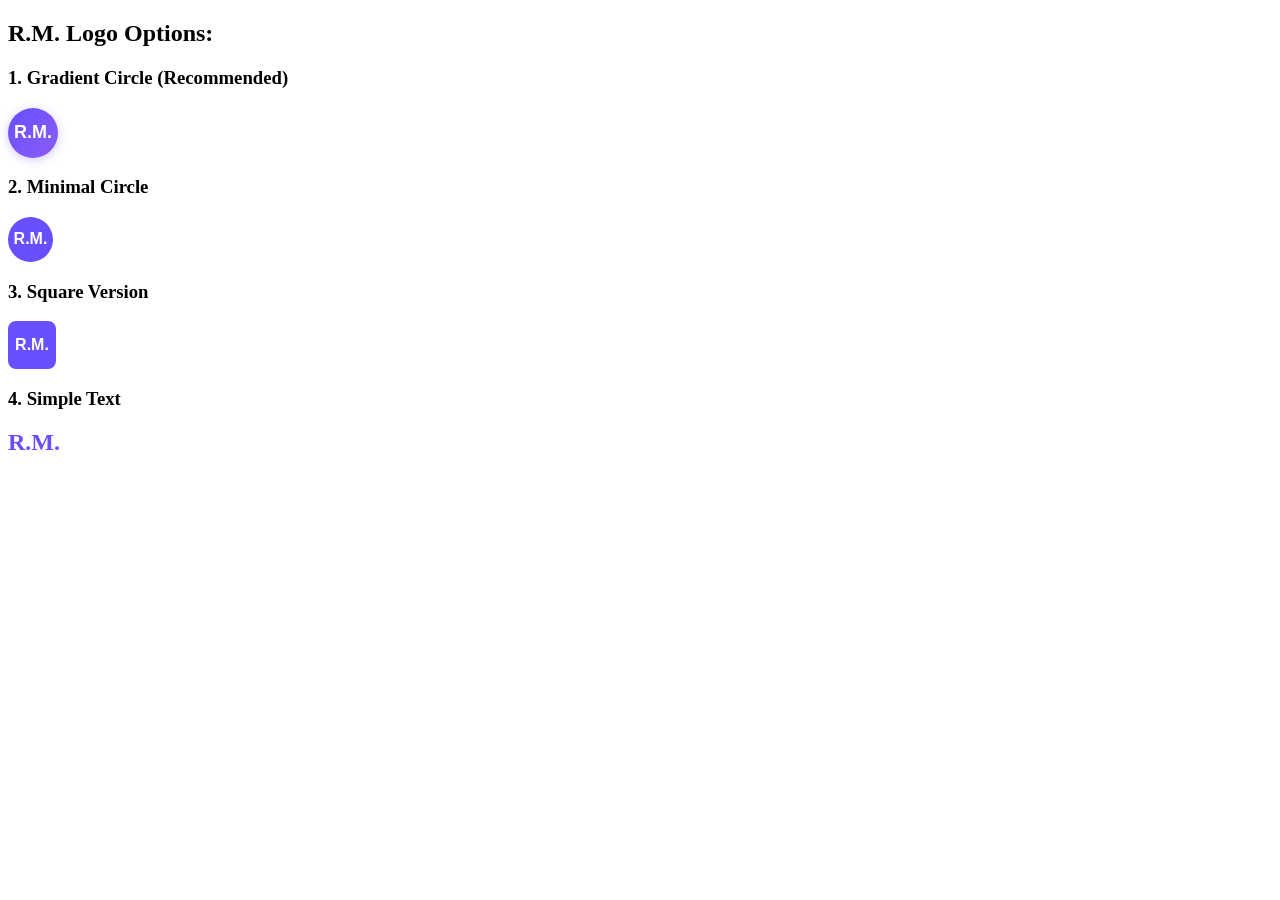
<file: logo-rm/logo.html>
<!DOCTYPE html>
<html lang="en">
<head>
    <meta charset="UTF-8">
    <meta name="viewport" content="width=device-width, initial-scale=1.0">
    <title>R.M. Logo</title>
    <style>
        .rm-logo {
            display: inline-flex;
            align-items: center;
            justify-content: center;
            width: 50px;
            height: 50px;
            background: linear-gradient(135deg, #684FFF 0%, #8B5CF6 100%);
            border-radius: 50%;
            color: white;
            font-family: 'Arial', sans-serif;
            font-weight: bold;
            font-size: 18px;
            text-decoration: none;
            transition: all 0.3s ease;
            box-shadow: 0 2px 10px rgba(104, 79, 255, 0.3);
        }
        
        .rm-logo:hover {
            transform: scale(1.05);
            box-shadow: 0 4px 15px rgba(104, 79, 255, 0.4);
        }
        
        /* Alternative style - more minimal */
        .rm-logo-minimal {
            display: inline-flex;
            align-items: center;
            justify-content: center;
            width: 45px;
            height: 45px;
            background: #684FFF;
            border-radius: 50%;
            color: white;
            font-family: 'Arial', sans-serif;
            font-weight: 700;
            font-size: 16px;
            text-decoration: none;
            transition: all 0.3s ease;
        }
        
        .rm-logo-minimal:hover {
            background: #5A3FD8;
            transform: scale(1.02);
        }
        
        /* Square version */
        .rm-logo-square {
            display: inline-flex;
            align-items: center;
            justify-content: center;
            width: 48px;
            height: 48px;
            background: #684FFF;
            border-radius: 8px;
            color: white;
            font-family: 'Arial', sans-serif;
            font-weight: bold;
            font-size: 16px;
            text-decoration: none;
            transition: all 0.3s ease;
        }
        
        .rm-logo-square:hover {
            background: #5A3FD8;
            transform: scale(1.05);
        }
    </style>
</head>
<body>
    <h2>R.M. Logo Options:</h2>
    
    <h3>1. Gradient Circle (Recommended)</h3>
    <a href="#" class="rm-logo">R.M.</a>
    
    <h3>2. Minimal Circle</h3>
    <a href="#" class="rm-logo-minimal">R.M.</a>
    
    <h3>3. Square Version</h3>
    <a href="#" class="rm-logo-square">R.M.</a>
    
    <h3>4. Simple Text</h3>
    <a href="#" style="color: #684FFF; font-weight: bold; font-size: 24px; text-decoration: none;">R.M.</a>
</body>
</html>
</file>
<file: main.css>
@import url(https://fonts.googleapis.com/css2?family=Inter:wght@300;400;600&display=swap);
.font-xl,
.font-lg,
.font-md,
.font-sm,
.font-xs,
.font-mini {
  font-weight: 400;
  margin-bottom: 0; }

.font-xl {
  font-size: 80px;
  line-height: 98px; }

.font-lg {
  font-size: 56px;
  line-height: 64px; }

.font-md {
  font-size: 48px;
  line-height: 56px; }

.font-sm {
  font-size: 40px;
  line-height: 48px; }

.font-xs {
  font-size: 32px;
  line-height: 40px; }

.font-mini {
  font-size: 24px;
  line-height: 32px; }

.para-1,
.para-2 {
  font-size: 20px;
  font-weight: 400;
  line-height: 32px;
  color: #737D8C; }

.para-2 {
  font-size: 18px;
  line-height: 28px; }

/*!
 * Bootstrap v5.0.0-beta1 (https://getbootstrap.com/)
 * Copyright 2011-2020 The Bootstrap Authors
 * Copyright 2011-2020 Twitter, Inc.
 * Licensed under MIT (https://github.com/twbs/bootstrap/blob/main/LICENSE)
 */
:root {
  --bs-blue: #0d6efd;
  --bs-indigo: #6610f2;
  --bs-purple: #6f42c1;
  --bs-pink: #d63384;
  --bs-red: #dc3545;
  --bs-orange: #fd7e14;
  --bs-yellow: #ffc107;
  --bs-green: #198754;
  --bs-teal: #20c997;
  --bs-cyan: #0dcaf0;
  --bs-white: #FFFFFF;
  --bs-gray: #6c757d;
  --bs-gray-dark: #343a40;
  --bs-primary: #684FFF;
  --bs-secondary: #5033FF;
  --bs-success: #198754;
  --bs-info: #0dcaf0;
  --bs-warning: #ffc107;
  --bs-danger: #dc3545;
  --bs-light: #DFE3EB;
  --bs-dark: #0A1931;
  --bs-font-sans-serif: system-ui, -apple-system, "Segoe UI", Roboto, "Helvetica Neue", Arial, "Noto Sans", "Liberation Sans", sans-serif, "Apple Color Emoji", "Segoe UI Emoji", "Segoe UI Symbol", "Noto Color Emoji";
  --bs-font-monospace: SFMono-Regular, Menlo, Monaco, Consolas, "Liberation Mono", "Courier New", monospace;
  --bs-gradient: linear-gradient(180deg, rgba(255, 255, 255, 0.15), rgba(255, 255, 255, 0)); }

*,
*::before,
*::after {
  -webkit-box-sizing: border-box;
          box-sizing: border-box; }

@media (prefers-reduced-motion: no-preference) {
  :root {
    scroll-behavior: smooth; } }

body {
  margin: 0;
  font-family: var(--bs-font-sans-serif);
  font-size: 1rem;
  font-weight: 400;
  line-height: 1.5;
  color: #0A1931;
  background-color: #FFFFFF;
  -webkit-text-size-adjust: 100%;
  -webkit-tap-highlight-color: rgba(0, 0, 0, 0); }

[tabindex="-1"]:focus:not(:focus-visible) {
  outline: 0 !important; }

hr {
  margin: 1rem 0;
  color: inherit;
  background-color: currentColor;
  border: 0;
  opacity: 0.25; }

hr:not([size]) {
  height: 1px; }

h1, .h1, h2, .h2, h3, .h3, h4, .h4, h5, .h5, h6, .h6 {
  margin-top: 0;
  margin-bottom: 0.5rem;
  font-weight: 500;
  line-height: 1.2; }

h1, .h1 {
  font-size: calc(1.375rem + 1.5vw); }
  @media (min-width: 1200px) {
    h1, .h1 {
      font-size: 2.5rem; } }

h2, .h2 {
  font-size: calc(1.325rem + 0.9vw); }
  @media (min-width: 1200px) {
    h2, .h2 {
      font-size: 2rem; } }

h3, .h3 {
  font-size: calc(1.3rem + 0.6vw); }
  @media (min-width: 1200px) {
    h3, .h3 {
      font-size: 1.75rem; } }

h4, .h4 {
  font-size: calc(1.275rem + 0.3vw); }
  @media (min-width: 1200px) {
    h4, .h4 {
      font-size: 1.5rem; } }

h5, .h5 {
  font-size: 1.25rem; }

h6, .h6 {
  font-size: 1rem; }

p {
  margin-top: 0;
  margin-bottom: 1rem; }

abbr[title],
abbr[data-bs-original-title] {
  text-decoration: underline;
  -webkit-text-decoration: underline dotted;
          text-decoration: underline dotted;
  cursor: help;
  -webkit-text-decoration-skip-ink: none;
          text-decoration-skip-ink: none; }

address {
  margin-bottom: 1rem;
  font-style: normal;
  line-height: inherit; }

ol,
ul {
  padding-left: 2rem; }

ol,
ul,
dl {
  margin-top: 0;
  margin-bottom: 1rem; }

ol ol,
ul ul,
ol ul,
ul ol {
  margin-bottom: 0; }

dt {
  font-weight: 700; }

dd {
  margin-bottom: .5rem;
  margin-left: 0; }

blockquote {
  margin: 0 0 1rem; }

b,
strong {
  font-weight: bolder; }

small, .small {
  font-size: 0.875em; }

mark, .mark {
  padding: 0.2em;
  background-color: #fcf8e3; }

sub,
sup {
  position: relative;
  font-size: 0.75em;
  line-height: 0;
  vertical-align: baseline; }

sub {
  bottom: -.25em; }

sup {
  top: -.5em; }

a {
  color: #684FFF;
  text-decoration: underline; }
  a:hover {
    color: #533fcc; }

a:not([href]):not([class]), a:not([href]):not([class]):hover {
  color: inherit;
  text-decoration: none; }

pre,
code,
kbd,
samp {
  font-family: var(--bs-font-monospace);
  font-size: 1em;
  direction: ltr /* rtl:ignore */;
  unicode-bidi: bidi-override; }

pre {
  display: block;
  margin-top: 0;
  margin-bottom: 1rem;
  overflow: auto;
  font-size: 0.875em; }
  pre code {
    font-size: inherit;
    color: inherit;
    word-break: normal; }

code {
  font-size: 0.875em;
  color: #d63384;
  word-wrap: break-word; }
  a > code {
    color: inherit; }

kbd {
  padding: 0.2rem 0.4rem;
  font-size: 0.875em;
  color: #FFFFFF;
  background-color: #0A1931;
  border-radius: 0.2rem; }
  kbd kbd {
    padding: 0;
    font-size: 1em;
    font-weight: 700; }

figure {
  margin: 0 0 1rem; }

img,
svg {
  vertical-align: middle; }

table {
  caption-side: bottom;
  border-collapse: collapse; }

caption {
  padding-top: 0.5rem;
  padding-bottom: 0.5rem;
  color: #6c757d;
  text-align: left; }

th {
  text-align: inherit;
  text-align: -webkit-match-parent; }

thead,
tbody,
tfoot,
tr,
td,
th {
  border-color: inherit;
  border-style: solid;
  border-width: 0; }

label {
  display: inline-block; }

button {
  border-radius: 0; }

button:focus {
  outline: dotted 1px;
  outline: -webkit-focus-ring-color auto 5px; }

input,
button,
select,
optgroup,
textarea {
  margin: 0;
  font-family: inherit;
  font-size: inherit;
  line-height: inherit; }

button,
select {
  text-transform: none; }

[role="button"] {
  cursor: pointer; }

select {
  word-wrap: normal; }

[list]::-webkit-calendar-picker-indicator {
  display: none; }

button,
[type="button"],
[type="reset"],
[type="submit"] {
  -webkit-appearance: button; }
  button:not(:disabled),
  [type="button"]:not(:disabled),
  [type="reset"]:not(:disabled),
  [type="submit"]:not(:disabled) {
    cursor: pointer; }

::-moz-focus-inner {
  padding: 0;
  border-style: none; }

textarea {
  resize: vertical; }

fieldset {
  min-width: 0;
  padding: 0;
  margin: 0;
  border: 0; }

legend {
  float: left;
  width: 100%;
  padding: 0;
  margin-bottom: 0.5rem;
  font-size: calc(1.275rem + 0.3vw);
  line-height: inherit; }
  @media (min-width: 1200px) {
    legend {
      font-size: 1.5rem; } }
  legend + * {
    clear: left; }

::-webkit-datetime-edit-fields-wrapper,
::-webkit-datetime-edit-text,
::-webkit-datetime-edit-minute,
::-webkit-datetime-edit-hour-field,
::-webkit-datetime-edit-day-field,
::-webkit-datetime-edit-month-field,
::-webkit-datetime-edit-year-field {
  padding: 0; }

::-webkit-inner-spin-button {
  height: auto; }

[type="search"] {
  outline-offset: -2px;
  -webkit-appearance: textfield; }

/* rtl:raw:
[type="tel"],
[type="url"],
[type="email"],
[type="number"] {
  direction: ltr;
}
*/
::-webkit-search-decoration {
  -webkit-appearance: none; }

::-webkit-color-swatch-wrapper {
  padding: 0; }

::file-selector-button {
  font: inherit; }

::-webkit-file-upload-button {
  font: inherit;
  -webkit-appearance: button; }

output {
  display: inline-block; }

iframe {
  border: 0; }

summary {
  display: list-item;
  cursor: pointer; }

progress {
  vertical-align: baseline; }

[hidden] {
  display: none !important; }

.lead {
  font-size: 1.25rem;
  font-weight: 300; }

.display-1 {
  font-size: calc(1.625rem + 4.5vw);
  font-weight: 300;
  line-height: 1.2; }
  @media (min-width: 1200px) {
    .display-1 {
      font-size: 5rem; } }

.display-2 {
  font-size: calc(1.575rem + 3.9vw);
  font-weight: 300;
  line-height: 1.2; }
  @media (min-width: 1200px) {
    .display-2 {
      font-size: 4.5rem; } }

.display-3 {
  font-size: calc(1.525rem + 3.3vw);
  font-weight: 300;
  line-height: 1.2; }
  @media (min-width: 1200px) {
    .display-3 {
      font-size: 4rem; } }

.display-4 {
  font-size: calc(1.475rem + 2.7vw);
  font-weight: 300;
  line-height: 1.2; }
  @media (min-width: 1200px) {
    .display-4 {
      font-size: 3.5rem; } }

.display-5 {
  font-size: calc(1.425rem + 2.1vw);
  font-weight: 300;
  line-height: 1.2; }
  @media (min-width: 1200px) {
    .display-5 {
      font-size: 3rem; } }

.display-6 {
  font-size: calc(1.375rem + 1.5vw);
  font-weight: 300;
  line-height: 1.2; }
  @media (min-width: 1200px) {
    .display-6 {
      font-size: 2.5rem; } }

.list-unstyled {
  padding-left: 0;
  list-style: none; }

.list-inline {
  padding-left: 0;
  list-style: none; }

.list-inline-item {
  display: inline-block; }
  .list-inline-item:not(:last-child) {
    margin-right: 0.5rem; }

.initialism {
  font-size: 0.875em;
  text-transform: uppercase; }

.blockquote {
  margin-bottom: 1rem;
  font-size: 1.25rem; }
  .blockquote > :last-child {
    margin-bottom: 0; }

.blockquote-footer {
  margin-top: -1rem;
  margin-bottom: 1rem;
  font-size: 0.875em;
  color: #6c757d; }
  .blockquote-footer::before {
    content: "\2014\00A0"; }

.img-fluid {
  max-width: 100%;
  height: auto; }

.img-thumbnail {
  padding: 0.25rem;
  background-color: #FFFFFF;
  border: 1px solid #dee2e6;
  border-radius: 0.25rem;
  max-width: 100%;
  height: auto; }

.figure {
  display: inline-block; }

.figure-img {
  margin-bottom: 0.5rem;
  line-height: 1; }

.figure-caption {
  font-size: 0.875em;
  color: #6c757d; }

.container,
.container-fluid,
.container-sm,
.container-md,
.container-lg,
.container-xl,
.container-xxl {
  width: 100%;
  padding-right: var(--bs-gutter-x, 0.75rem);
  padding-left: var(--bs-gutter-x, 0.75rem);
  margin-right: auto;
  margin-left: auto; }

@media (min-width: 576px) {
  .container, .container-sm {
    max-width: 540px; } }

@media (min-width: 768px) {
  .container, .container-sm, .container-md {
    max-width: 720px; } }

@media (min-width: 992px) {
  .container, .container-sm, .container-md, .container-lg {
    max-width: 960px; } }

@media (min-width: 1200px) {
  .container, .container-sm, .container-md, .container-lg, .container-xl {
    max-width: 1140px; } }

@media (min-width: 1400px) {
  .container, .container-sm, .container-md, .container-lg, .container-xl, .container-xxl {
    max-width: 1320px; } }

.row {
  --bs-gutter-x: 1.5rem;
  --bs-gutter-y: 0;
  display: -webkit-box;
  display: -webkit-flex;
  display: -ms-flexbox;
  display: flex;
  -webkit-flex-wrap: wrap;
      -ms-flex-wrap: wrap;
          flex-wrap: wrap;
  margin-top: calc(var(--bs-gutter-y) * -1);
  margin-right: calc(var(--bs-gutter-x) / -2);
  margin-left: calc(var(--bs-gutter-x) / -2); }
  .row > * {
    -webkit-flex-shrink: 0;
        -ms-flex-negative: 0;
            flex-shrink: 0;
    width: 100%;
    max-width: 100%;
    padding-right: calc(var(--bs-gutter-x) / 2);
    padding-left: calc(var(--bs-gutter-x) / 2);
    margin-top: var(--bs-gutter-y); }

.col {
  -webkit-box-flex: 1;
  -webkit-flex: 1 0 0%;
      -ms-flex: 1 0 0%;
          flex: 1 0 0%; }

.row-cols-auto > * {
  -webkit-box-flex: 0;
  -webkit-flex: 0 0 auto;
      -ms-flex: 0 0 auto;
          flex: 0 0 auto;
  width: auto; }

.row-cols-1 > * {
  -webkit-box-flex: 0;
  -webkit-flex: 0 0 auto;
      -ms-flex: 0 0 auto;
          flex: 0 0 auto;
  width: 100%; }

.row-cols-2 > * {
  -webkit-box-flex: 0;
  -webkit-flex: 0 0 auto;
      -ms-flex: 0 0 auto;
          flex: 0 0 auto;
  width: 50%; }

.row-cols-3 > * {
  -webkit-box-flex: 0;
  -webkit-flex: 0 0 auto;
      -ms-flex: 0 0 auto;
          flex: 0 0 auto;
  width: 33.33333%; }

.row-cols-4 > * {
  -webkit-box-flex: 0;
  -webkit-flex: 0 0 auto;
      -ms-flex: 0 0 auto;
          flex: 0 0 auto;
  width: 25%; }

.row-cols-5 > * {
  -webkit-box-flex: 0;
  -webkit-flex: 0 0 auto;
      -ms-flex: 0 0 auto;
          flex: 0 0 auto;
  width: 20%; }

.row-cols-6 > * {
  -webkit-box-flex: 0;
  -webkit-flex: 0 0 auto;
      -ms-flex: 0 0 auto;
          flex: 0 0 auto;
  width: 16.66667%; }

.col-auto {
  -webkit-box-flex: 0;
  -webkit-flex: 0 0 auto;
      -ms-flex: 0 0 auto;
          flex: 0 0 auto;
  width: auto; }

.col-1 {
  -webkit-box-flex: 0;
  -webkit-flex: 0 0 auto;
      -ms-flex: 0 0 auto;
          flex: 0 0 auto;
  width: 8.33333%; }

.col-2 {
  -webkit-box-flex: 0;
  -webkit-flex: 0 0 auto;
      -ms-flex: 0 0 auto;
          flex: 0 0 auto;
  width: 16.66667%; }

.col-3 {
  -webkit-box-flex: 0;
  -webkit-flex: 0 0 auto;
      -ms-flex: 0 0 auto;
          flex: 0 0 auto;
  width: 25%; }

.col-4 {
  -webkit-box-flex: 0;
  -webkit-flex: 0 0 auto;
      -ms-flex: 0 0 auto;
          flex: 0 0 auto;
  width: 33.33333%; }

.col-5 {
  -webkit-box-flex: 0;
  -webkit-flex: 0 0 auto;
      -ms-flex: 0 0 auto;
          flex: 0 0 auto;
  width: 41.66667%; }

.col-6 {
  -webkit-box-flex: 0;
  -webkit-flex: 0 0 auto;
      -ms-flex: 0 0 auto;
          flex: 0 0 auto;
  width: 50%; }

.col-7 {
  -webkit-box-flex: 0;
  -webkit-flex: 0 0 auto;
      -ms-flex: 0 0 auto;
          flex: 0 0 auto;
  width: 58.33333%; }

.col-8 {
  -webkit-box-flex: 0;
  -webkit-flex: 0 0 auto;
      -ms-flex: 0 0 auto;
          flex: 0 0 auto;
  width: 66.66667%; }

.col-9 {
  -webkit-box-flex: 0;
  -webkit-flex: 0 0 auto;
      -ms-flex: 0 0 auto;
          flex: 0 0 auto;
  width: 75%; }

.col-10 {
  -webkit-box-flex: 0;
  -webkit-flex: 0 0 auto;
      -ms-flex: 0 0 auto;
          flex: 0 0 auto;
  width: 83.33333%; }

.col-11 {
  -webkit-box-flex: 0;
  -webkit-flex: 0 0 auto;
      -ms-flex: 0 0 auto;
          flex: 0 0 auto;
  width: 91.66667%; }

.col-12 {
  -webkit-box-flex: 0;
  -webkit-flex: 0 0 auto;
      -ms-flex: 0 0 auto;
          flex: 0 0 auto;
  width: 100%; }

.offset-1 {
  margin-left: 8.33333%; }

.offset-2 {
  margin-left: 16.66667%; }

.offset-3 {
  margin-left: 25%; }

.offset-4 {
  margin-left: 33.33333%; }

.offset-5 {
  margin-left: 41.66667%; }

.offset-6 {
  margin-left: 50%; }

.offset-7 {
  margin-left: 58.33333%; }

.offset-8 {
  margin-left: 66.66667%; }

.offset-9 {
  margin-left: 75%; }

.offset-10 {
  margin-left: 83.33333%; }

.offset-11 {
  margin-left: 91.66667%; }

.g-0,
.gx-0 {
  --bs-gutter-x: 0; }

.g-0,
.gy-0 {
  --bs-gutter-y: 0; }

.g-1,
.gx-1 {
  --bs-gutter-x: 0.25rem; }

.g-1,
.gy-1 {
  --bs-gutter-y: 0.25rem; }

.g-2,
.gx-2 {
  --bs-gutter-x: 0.5rem; }

.g-2,
.gy-2 {
  --bs-gutter-y: 0.5rem; }

.g-3,
.gx-3 {
  --bs-gutter-x: 1rem; }

.g-3,
.gy-3 {
  --bs-gutter-y: 1rem; }

.g-4,
.gx-4 {
  --bs-gutter-x: 1.5rem; }

.g-4,
.gy-4 {
  --bs-gutter-y: 1.5rem; }

.g-5,
.gx-5 {
  --bs-gutter-x: 3rem; }

.g-5,
.gy-5 {
  --bs-gutter-y: 3rem; }

@media (min-width: 576px) {
  .col-sm {
    -webkit-box-flex: 1;
    -webkit-flex: 1 0 0%;
        -ms-flex: 1 0 0%;
            flex: 1 0 0%; }
  .row-cols-sm-auto > * {
    -webkit-box-flex: 0;
    -webkit-flex: 0 0 auto;
        -ms-flex: 0 0 auto;
            flex: 0 0 auto;
    width: auto; }
  .row-cols-sm-1 > * {
    -webkit-box-flex: 0;
    -webkit-flex: 0 0 auto;
        -ms-flex: 0 0 auto;
            flex: 0 0 auto;
    width: 100%; }
  .row-cols-sm-2 > * {
    -webkit-box-flex: 0;
    -webkit-flex: 0 0 auto;
        -ms-flex: 0 0 auto;
            flex: 0 0 auto;
    width: 50%; }
  .row-cols-sm-3 > * {
    -webkit-box-flex: 0;
    -webkit-flex: 0 0 auto;
        -ms-flex: 0 0 auto;
            flex: 0 0 auto;
    width: 33.33333%; }
  .row-cols-sm-4 > * {
    -webkit-box-flex: 0;
    -webkit-flex: 0 0 auto;
        -ms-flex: 0 0 auto;
            flex: 0 0 auto;
    width: 25%; }
  .row-cols-sm-5 > * {
    -webkit-box-flex: 0;
    -webkit-flex: 0 0 auto;
        -ms-flex: 0 0 auto;
            flex: 0 0 auto;
    width: 20%; }
  .row-cols-sm-6 > * {
    -webkit-box-flex: 0;
    -webkit-flex: 0 0 auto;
        -ms-flex: 0 0 auto;
            flex: 0 0 auto;
    width: 16.66667%; }
  .col-sm-auto {
    -webkit-box-flex: 0;
    -webkit-flex: 0 0 auto;
        -ms-flex: 0 0 auto;
            flex: 0 0 auto;
    width: auto; }
  .col-sm-1 {
    -webkit-box-flex: 0;
    -webkit-flex: 0 0 auto;
        -ms-flex: 0 0 auto;
            flex: 0 0 auto;
    width: 8.33333%; }
  .col-sm-2 {
    -webkit-box-flex: 0;
    -webkit-flex: 0 0 auto;
        -ms-flex: 0 0 auto;
            flex: 0 0 auto;
    width: 16.66667%; }
  .col-sm-3 {
    -webkit-box-flex: 0;
    -webkit-flex: 0 0 auto;
        -ms-flex: 0 0 auto;
            flex: 0 0 auto;
    width: 25%; }
  .col-sm-4 {
    -webkit-box-flex: 0;
    -webkit-flex: 0 0 auto;
        -ms-flex: 0 0 auto;
            flex: 0 0 auto;
    width: 33.33333%; }
  .col-sm-5 {
    -webkit-box-flex: 0;
    -webkit-flex: 0 0 auto;
        -ms-flex: 0 0 auto;
            flex: 0 0 auto;
    width: 41.66667%; }
  .col-sm-6 {
    -webkit-box-flex: 0;
    -webkit-flex: 0 0 auto;
        -ms-flex: 0 0 auto;
            flex: 0 0 auto;
    width: 50%; }
  .col-sm-7 {
    -webkit-box-flex: 0;
    -webkit-flex: 0 0 auto;
        -ms-flex: 0 0 auto;
            flex: 0 0 auto;
    width: 58.33333%; }
  .col-sm-8 {
    -webkit-box-flex: 0;
    -webkit-flex: 0 0 auto;
        -ms-flex: 0 0 auto;
            flex: 0 0 auto;
    width: 66.66667%; }
  .col-sm-9 {
    -webkit-box-flex: 0;
    -webkit-flex: 0 0 auto;
        -ms-flex: 0 0 auto;
            flex: 0 0 auto;
    width: 75%; }
  .col-sm-10 {
    -webkit-box-flex: 0;
    -webkit-flex: 0 0 auto;
        -ms-flex: 0 0 auto;
            flex: 0 0 auto;
    width: 83.33333%; }
  .col-sm-11 {
    -webkit-box-flex: 0;
    -webkit-flex: 0 0 auto;
        -ms-flex: 0 0 auto;
            flex: 0 0 auto;
    width: 91.66667%; }
  .col-sm-12 {
    -webkit-box-flex: 0;
    -webkit-flex: 0 0 auto;
        -ms-flex: 0 0 auto;
            flex: 0 0 auto;
    width: 100%; }
  .offset-sm-0 {
    margin-left: 0; }
  .offset-sm-1 {
    margin-left: 8.33333%; }
  .offset-sm-2 {
    margin-left: 16.66667%; }
  .offset-sm-3 {
    margin-left: 25%; }
  .offset-sm-4 {
    margin-left: 33.33333%; }
  .offset-sm-5 {
    margin-left: 41.66667%; }
  .offset-sm-6 {
    margin-left: 50%; }
  .offset-sm-7 {
    margin-left: 58.33333%; }
  .offset-sm-8 {
    margin-left: 66.66667%; }
  .offset-sm-9 {
    margin-left: 75%; }
  .offset-sm-10 {
    margin-left: 83.33333%; }
  .offset-sm-11 {
    margin-left: 91.66667%; }
  .g-sm-0,
  .gx-sm-0 {
    --bs-gutter-x: 0; }
  .g-sm-0,
  .gy-sm-0 {
    --bs-gutter-y: 0; }
  .g-sm-1,
  .gx-sm-1 {
    --bs-gutter-x: 0.25rem; }
  .g-sm-1,
  .gy-sm-1 {
    --bs-gutter-y: 0.25rem; }
  .g-sm-2,
  .gx-sm-2 {
    --bs-gutter-x: 0.5rem; }
  .g-sm-2,
  .gy-sm-2 {
    --bs-gutter-y: 0.5rem; }
  .g-sm-3,
  .gx-sm-3 {
    --bs-gutter-x: 1rem; }
  .g-sm-3,
  .gy-sm-3 {
    --bs-gutter-y: 1rem; }
  .g-sm-4,
  .gx-sm-4 {
    --bs-gutter-x: 1.5rem; }
  .g-sm-4,
  .gy-sm-4 {
    --bs-gutter-y: 1.5rem; }
  .g-sm-5,
  .gx-sm-5 {
    --bs-gutter-x: 3rem; }
  .g-sm-5,
  .gy-sm-5 {
    --bs-gutter-y: 3rem; } }

@media (min-width: 768px) {
  .col-md {
    -webkit-box-flex: 1;
    -webkit-flex: 1 0 0%;
        -ms-flex: 1 0 0%;
            flex: 1 0 0%; }
  .row-cols-md-auto > * {
    -webkit-box-flex: 0;
    -webkit-flex: 0 0 auto;
        -ms-flex: 0 0 auto;
            flex: 0 0 auto;
    width: auto; }
  .row-cols-md-1 > * {
    -webkit-box-flex: 0;
    -webkit-flex: 0 0 auto;
        -ms-flex: 0 0 auto;
            flex: 0 0 auto;
    width: 100%; }
  .row-cols-md-2 > * {
    -webkit-box-flex: 0;
    -webkit-flex: 0 0 auto;
        -ms-flex: 0 0 auto;
            flex: 0 0 auto;
    width: 50%; }
  .row-cols-md-3 > * {
    -webkit-box-flex: 0;
    -webkit-flex: 0 0 auto;
        -ms-flex: 0 0 auto;
            flex: 0 0 auto;
    width: 33.33333%; }
  .row-cols-md-4 > * {
    -webkit-box-flex: 0;
    -webkit-flex: 0 0 auto;
        -ms-flex: 0 0 auto;
            flex: 0 0 auto;
    width: 25%; }
  .row-cols-md-5 > * {
    -webkit-box-flex: 0;
    -webkit-flex: 0 0 auto;
        -ms-flex: 0 0 auto;
            flex: 0 0 auto;
    width: 20%; }
  .row-cols-md-6 > * {
    -webkit-box-flex: 0;
    -webkit-flex: 0 0 auto;
        -ms-flex: 0 0 auto;
            flex: 0 0 auto;
    width: 16.66667%; }
  .col-md-auto {
    -webkit-box-flex: 0;
    -webkit-flex: 0 0 auto;
        -ms-flex: 0 0 auto;
            flex: 0 0 auto;
    width: auto; }
  .col-md-1 {
    -webkit-box-flex: 0;
    -webkit-flex: 0 0 auto;
        -ms-flex: 0 0 auto;
            flex: 0 0 auto;
    width: 8.33333%; }
  .col-md-2 {
    -webkit-box-flex: 0;
    -webkit-flex: 0 0 auto;
        -ms-flex: 0 0 auto;
            flex: 0 0 auto;
    width: 16.66667%; }
  .col-md-3 {
    -webkit-box-flex: 0;
    -webkit-flex: 0 0 auto;
        -ms-flex: 0 0 auto;
            flex: 0 0 auto;
    width: 25%; }
  .col-md-4 {
    -webkit-box-flex: 0;
    -webkit-flex: 0 0 auto;
        -ms-flex: 0 0 auto;
            flex: 0 0 auto;
    width: 33.33333%; }
  .col-md-5 {
    -webkit-box-flex: 0;
    -webkit-flex: 0 0 auto;
        -ms-flex: 0 0 auto;
            flex: 0 0 auto;
    width: 41.66667%; }
  .col-md-6 {
    -webkit-box-flex: 0;
    -webkit-flex: 0 0 auto;
        -ms-flex: 0 0 auto;
            flex: 0 0 auto;
    width: 50%; }
  .col-md-7 {
    -webkit-box-flex: 0;
    -webkit-flex: 0 0 auto;
        -ms-flex: 0 0 auto;
            flex: 0 0 auto;
    width: 58.33333%; }
  .col-md-8 {
    -webkit-box-flex: 0;
    -webkit-flex: 0 0 auto;
        -ms-flex: 0 0 auto;
            flex: 0 0 auto;
    width: 66.66667%; }
  .col-md-9 {
    -webkit-box-flex: 0;
    -webkit-flex: 0 0 auto;
        -ms-flex: 0 0 auto;
            flex: 0 0 auto;
    width: 75%; }
  .col-md-10 {
    -webkit-box-flex: 0;
    -webkit-flex: 0 0 auto;
        -ms-flex: 0 0 auto;
            flex: 0 0 auto;
    width: 83.33333%; }
  .col-md-11 {
    -webkit-box-flex: 0;
    -webkit-flex: 0 0 auto;
        -ms-flex: 0 0 auto;
            flex: 0 0 auto;
    width: 91.66667%; }
  .col-md-12 {
    -webkit-box-flex: 0;
    -webkit-flex: 0 0 auto;
        -ms-flex: 0 0 auto;
            flex: 0 0 auto;
    width: 100%; }
  .offset-md-0 {
    margin-left: 0; }
  .offset-md-1 {
    margin-left: 8.33333%; }
  .offset-md-2 {
    margin-left: 16.66667%; }
  .offset-md-3 {
    margin-left: 25%; }
  .offset-md-4 {
    margin-left: 33.33333%; }
  .offset-md-5 {
    margin-left: 41.66667%; }
  .offset-md-6 {
    margin-left: 50%; }
  .offset-md-7 {
    margin-left: 58.33333%; }
  .offset-md-8 {
    margin-left: 66.66667%; }
  .offset-md-9 {
    margin-left: 75%; }
  .offset-md-10 {
    margin-left: 83.33333%; }
  .offset-md-11 {
    margin-left: 91.66667%; }
  .g-md-0,
  .gx-md-0 {
    --bs-gutter-x: 0; }
  .g-md-0,
  .gy-md-0 {
    --bs-gutter-y: 0; }
  .g-md-1,
  .gx-md-1 {
    --bs-gutter-x: 0.25rem; }
  .g-md-1,
  .gy-md-1 {
    --bs-gutter-y: 0.25rem; }
  .g-md-2,
  .gx-md-2 {
    --bs-gutter-x: 0.5rem; }
  .g-md-2,
  .gy-md-2 {
    --bs-gutter-y: 0.5rem; }
  .g-md-3,
  .gx-md-3 {
    --bs-gutter-x: 1rem; }
  .g-md-3,
  .gy-md-3 {
    --bs-gutter-y: 1rem; }
  .g-md-4,
  .gx-md-4 {
    --bs-gutter-x: 1.5rem; }
  .g-md-4,
  .gy-md-4 {
    --bs-gutter-y: 1.5rem; }
  .g-md-5,
  .gx-md-5 {
    --bs-gutter-x: 3rem; }
  .g-md-5,
  .gy-md-5 {
    --bs-gutter-y: 3rem; } }

@media (min-width: 992px) {
  .col-lg {
    -webkit-box-flex: 1;
    -webkit-flex: 1 0 0%;
        -ms-flex: 1 0 0%;
            flex: 1 0 0%; }
  .row-cols-lg-auto > * {
    -webkit-box-flex: 0;
    -webkit-flex: 0 0 auto;
        -ms-flex: 0 0 auto;
            flex: 0 0 auto;
    width: auto; }
  .row-cols-lg-1 > * {
    -webkit-box-flex: 0;
    -webkit-flex: 0 0 auto;
        -ms-flex: 0 0 auto;
            flex: 0 0 auto;
    width: 100%; }
  .row-cols-lg-2 > * {
    -webkit-box-flex: 0;
    -webkit-flex: 0 0 auto;
        -ms-flex: 0 0 auto;
            flex: 0 0 auto;
    width: 50%; }
  .row-cols-lg-3 > * {
    -webkit-box-flex: 0;
    -webkit-flex: 0 0 auto;
        -ms-flex: 0 0 auto;
            flex: 0 0 auto;
    width: 33.33333%; }
  .row-cols-lg-4 > * {
    -webkit-box-flex: 0;
    -webkit-flex: 0 0 auto;
        -ms-flex: 0 0 auto;
            flex: 0 0 auto;
    width: 25%; }
  .row-cols-lg-5 > * {
    -webkit-box-flex: 0;
    -webkit-flex: 0 0 auto;
        -ms-flex: 0 0 auto;
            flex: 0 0 auto;
    width: 20%; }
  .row-cols-lg-6 > * {
    -webkit-box-flex: 0;
    -webkit-flex: 0 0 auto;
        -ms-flex: 0 0 auto;
            flex: 0 0 auto;
    width: 16.66667%; }
  .col-lg-auto {
    -webkit-box-flex: 0;
    -webkit-flex: 0 0 auto;
        -ms-flex: 0 0 auto;
            flex: 0 0 auto;
    width: auto; }
  .col-lg-1 {
    -webkit-box-flex: 0;
    -webkit-flex: 0 0 auto;
        -ms-flex: 0 0 auto;
            flex: 0 0 auto;
    width: 8.33333%; }
  .col-lg-2 {
    -webkit-box-flex: 0;
    -webkit-flex: 0 0 auto;
        -ms-flex: 0 0 auto;
            flex: 0 0 auto;
    width: 16.66667%; }
  .col-lg-3 {
    -webkit-box-flex: 0;
    -webkit-flex: 0 0 auto;
        -ms-flex: 0 0 auto;
            flex: 0 0 auto;
    width: 25%; }
  .col-lg-4 {
    -webkit-box-flex: 0;
    -webkit-flex: 0 0 auto;
        -ms-flex: 0 0 auto;
            flex: 0 0 auto;
    width: 33.33333%; }
  .col-lg-5 {
    -webkit-box-flex: 0;
    -webkit-flex: 0 0 auto;
        -ms-flex: 0 0 auto;
            flex: 0 0 auto;
    width: 41.66667%; }
  .col-lg-6 {
    -webkit-box-flex: 0;
    -webkit-flex: 0 0 auto;
        -ms-flex: 0 0 auto;
            flex: 0 0 auto;
    width: 50%; }
  .col-lg-7 {
    -webkit-box-flex: 0;
    -webkit-flex: 0 0 auto;
        -ms-flex: 0 0 auto;
            flex: 0 0 auto;
    width: 58.33333%; }
  .col-lg-8 {
    -webkit-box-flex: 0;
    -webkit-flex: 0 0 auto;
        -ms-flex: 0 0 auto;
            flex: 0 0 auto;
    width: 66.66667%; }
  .col-lg-9 {
    -webkit-box-flex: 0;
    -webkit-flex: 0 0 auto;
        -ms-flex: 0 0 auto;
            flex: 0 0 auto;
    width: 75%; }
  .col-lg-10 {
    -webkit-box-flex: 0;
    -webkit-flex: 0 0 auto;
        -ms-flex: 0 0 auto;
            flex: 0 0 auto;
    width: 83.33333%; }
  .col-lg-11 {
    -webkit-box-flex: 0;
    -webkit-flex: 0 0 auto;
        -ms-flex: 0 0 auto;
            flex: 0 0 auto;
    width: 91.66667%; }
  .col-lg-12 {
    -webkit-box-flex: 0;
    -webkit-flex: 0 0 auto;
        -ms-flex: 0 0 auto;
            flex: 0 0 auto;
    width: 100%; }
  .offset-lg-0 {
    margin-left: 0; }
  .offset-lg-1 {
    margin-left: 8.33333%; }
  .offset-lg-2 {
    margin-left: 16.66667%; }
  .offset-lg-3 {
    margin-left: 25%; }
  .offset-lg-4 {
    margin-left: 33.33333%; }
  .offset-lg-5 {
    margin-left: 41.66667%; }
  .offset-lg-6 {
    margin-left: 50%; }
  .offset-lg-7 {
    margin-left: 58.33333%; }
  .offset-lg-8 {
    margin-left: 66.66667%; }
  .offset-lg-9 {
    margin-left: 75%; }
  .offset-lg-10 {
    margin-left: 83.33333%; }
  .offset-lg-11 {
    margin-left: 91.66667%; }
  .g-lg-0,
  .gx-lg-0 {
    --bs-gutter-x: 0; }
  .g-lg-0,
  .gy-lg-0 {
    --bs-gutter-y: 0; }
  .g-lg-1,
  .gx-lg-1 {
    --bs-gutter-x: 0.25rem; }
  .g-lg-1,
  .gy-lg-1 {
    --bs-gutter-y: 0.25rem; }
  .g-lg-2,
  .gx-lg-2 {
    --bs-gutter-x: 0.5rem; }
  .g-lg-2,
  .gy-lg-2 {
    --bs-gutter-y: 0.5rem; }
  .g-lg-3,
  .gx-lg-3 {
    --bs-gutter-x: 1rem; }
  .g-lg-3,
  .gy-lg-3 {
    --bs-gutter-y: 1rem; }
  .g-lg-4,
  .gx-lg-4 {
    --bs-gutter-x: 1.5rem; }
  .g-lg-4,
  .gy-lg-4 {
    --bs-gutter-y: 1.5rem; }
  .g-lg-5,
  .gx-lg-5 {
    --bs-gutter-x: 3rem; }
  .g-lg-5,
  .gy-lg-5 {
    --bs-gutter-y: 3rem; } }

@media (min-width: 1200px) {
  .col-xl {
    -webkit-box-flex: 1;
    -webkit-flex: 1 0 0%;
        -ms-flex: 1 0 0%;
            flex: 1 0 0%; }
  .row-cols-xl-auto > * {
    -webkit-box-flex: 0;
    -webkit-flex: 0 0 auto;
        -ms-flex: 0 0 auto;
            flex: 0 0 auto;
    width: auto; }
  .row-cols-xl-1 > * {
    -webkit-box-flex: 0;
    -webkit-flex: 0 0 auto;
        -ms-flex: 0 0 auto;
            flex: 0 0 auto;
    width: 100%; }
  .row-cols-xl-2 > * {
    -webkit-box-flex: 0;
    -webkit-flex: 0 0 auto;
        -ms-flex: 0 0 auto;
            flex: 0 0 auto;
    width: 50%; }
  .row-cols-xl-3 > * {
    -webkit-box-flex: 0;
    -webkit-flex: 0 0 auto;
        -ms-flex: 0 0 auto;
            flex: 0 0 auto;
    width: 33.33333%; }
  .row-cols-xl-4 > * {
    -webkit-box-flex: 0;
    -webkit-flex: 0 0 auto;
        -ms-flex: 0 0 auto;
            flex: 0 0 auto;
    width: 25%; }
  .row-cols-xl-5 > * {
    -webkit-box-flex: 0;
    -webkit-flex: 0 0 auto;
        -ms-flex: 0 0 auto;
            flex: 0 0 auto;
    width: 20%; }
  .row-cols-xl-6 > * {
    -webkit-box-flex: 0;
    -webkit-flex: 0 0 auto;
        -ms-flex: 0 0 auto;
            flex: 0 0 auto;
    width: 16.66667%; }
  .col-xl-auto {
    -webkit-box-flex: 0;
    -webkit-flex: 0 0 auto;
        -ms-flex: 0 0 auto;
            flex: 0 0 auto;
    width: auto; }
  .col-xl-1 {
    -webkit-box-flex: 0;
    -webkit-flex: 0 0 auto;
        -ms-flex: 0 0 auto;
            flex: 0 0 auto;
    width: 8.33333%; }
  .col-xl-2 {
    -webkit-box-flex: 0;
    -webkit-flex: 0 0 auto;
        -ms-flex: 0 0 auto;
            flex: 0 0 auto;
    width: 16.66667%; }
  .col-xl-3 {
    -webkit-box-flex: 0;
    -webkit-flex: 0 0 auto;
        -ms-flex: 0 0 auto;
            flex: 0 0 auto;
    width: 25%; }
  .col-xl-4 {
    -webkit-box-flex: 0;
    -webkit-flex: 0 0 auto;
        -ms-flex: 0 0 auto;
            flex: 0 0 auto;
    width: 33.33333%; }
  .col-xl-5 {
    -webkit-box-flex: 0;
    -webkit-flex: 0 0 auto;
        -ms-flex: 0 0 auto;
            flex: 0 0 auto;
    width: 41.66667%; }
  .col-xl-6 {
    -webkit-box-flex: 0;
    -webkit-flex: 0 0 auto;
        -ms-flex: 0 0 auto;
            flex: 0 0 auto;
    width: 50%; }
  .col-xl-7 {
    -webkit-box-flex: 0;
    -webkit-flex: 0 0 auto;
        -ms-flex: 0 0 auto;
            flex: 0 0 auto;
    width: 58.33333%; }
  .col-xl-8 {
    -webkit-box-flex: 0;
    -webkit-flex: 0 0 auto;
        -ms-flex: 0 0 auto;
            flex: 0 0 auto;
    width: 66.66667%; }
  .col-xl-9 {
    -webkit-box-flex: 0;
    -webkit-flex: 0 0 auto;
        -ms-flex: 0 0 auto;
            flex: 0 0 auto;
    width: 75%; }
  .col-xl-10 {
    -webkit-box-flex: 0;
    -webkit-flex: 0 0 auto;
        -ms-flex: 0 0 auto;
            flex: 0 0 auto;
    width: 83.33333%; }
  .col-xl-11 {
    -webkit-box-flex: 0;
    -webkit-flex: 0 0 auto;
        -ms-flex: 0 0 auto;
            flex: 0 0 auto;
    width: 91.66667%; }
  .col-xl-12 {
    -webkit-box-flex: 0;
    -webkit-flex: 0 0 auto;
        -ms-flex: 0 0 auto;
            flex: 0 0 auto;
    width: 100%; }
  .offset-xl-0 {
    margin-left: 0; }
  .offset-xl-1 {
    margin-left: 8.33333%; }
  .offset-xl-2 {
    margin-left: 16.66667%; }
  .offset-xl-3 {
    margin-left: 25%; }
  .offset-xl-4 {
    margin-left: 33.33333%; }
  .offset-xl-5 {
    margin-left: 41.66667%; }
  .offset-xl-6 {
    margin-left: 50%; }
  .offset-xl-7 {
    margin-left: 58.33333%; }
  .offset-xl-8 {
    margin-left: 66.66667%; }
  .offset-xl-9 {
    margin-left: 75%; }
  .offset-xl-10 {
    margin-left: 83.33333%; }
  .offset-xl-11 {
    margin-left: 91.66667%; }
  .g-xl-0,
  .gx-xl-0 {
    --bs-gutter-x: 0; }
  .g-xl-0,
  .gy-xl-0 {
    --bs-gutter-y: 0; }
  .g-xl-1,
  .gx-xl-1 {
    --bs-gutter-x: 0.25rem; }
  .g-xl-1,
  .gy-xl-1 {
    --bs-gutter-y: 0.25rem; }
  .g-xl-2,
  .gx-xl-2 {
    --bs-gutter-x: 0.5rem; }
  .g-xl-2,
  .gy-xl-2 {
    --bs-gutter-y: 0.5rem; }
  .g-xl-3,
  .gx-xl-3 {
    --bs-gutter-x: 1rem; }
  .g-xl-3,
  .gy-xl-3 {
    --bs-gutter-y: 1rem; }
  .g-xl-4,
  .gx-xl-4 {
    --bs-gutter-x: 1.5rem; }
  .g-xl-4,
  .gy-xl-4 {
    --bs-gutter-y: 1.5rem; }
  .g-xl-5,
  .gx-xl-5 {
    --bs-gutter-x: 3rem; }
  .g-xl-5,
  .gy-xl-5 {
    --bs-gutter-y: 3rem; } }

@media (min-width: 1400px) {
  .col-xxl {
    -webkit-box-flex: 1;
    -webkit-flex: 1 0 0%;
        -ms-flex: 1 0 0%;
            flex: 1 0 0%; }
  .row-cols-xxl-auto > * {
    -webkit-box-flex: 0;
    -webkit-flex: 0 0 auto;
        -ms-flex: 0 0 auto;
            flex: 0 0 auto;
    width: auto; }
  .row-cols-xxl-1 > * {
    -webkit-box-flex: 0;
    -webkit-flex: 0 0 auto;
        -ms-flex: 0 0 auto;
            flex: 0 0 auto;
    width: 100%; }
  .row-cols-xxl-2 > * {
    -webkit-box-flex: 0;
    -webkit-flex: 0 0 auto;
        -ms-flex: 0 0 auto;
            flex: 0 0 auto;
    width: 50%; }
  .row-cols-xxl-3 > * {
    -webkit-box-flex: 0;
    -webkit-flex: 0 0 auto;
        -ms-flex: 0 0 auto;
            flex: 0 0 auto;
    width: 33.33333%; }
  .row-cols-xxl-4 > * {
    -webkit-box-flex: 0;
    -webkit-flex: 0 0 auto;
        -ms-flex: 0 0 auto;
            flex: 0 0 auto;
    width: 25%; }
  .row-cols-xxl-5 > * {
    -webkit-box-flex: 0;
    -webkit-flex: 0 0 auto;
        -ms-flex: 0 0 auto;
            flex: 0 0 auto;
    width: 20%; }
  .row-cols-xxl-6 > * {
    -webkit-box-flex: 0;
    -webkit-flex: 0 0 auto;
        -ms-flex: 0 0 auto;
            flex: 0 0 auto;
    width: 16.66667%; }
  .col-xxl-auto {
    -webkit-box-flex: 0;
    -webkit-flex: 0 0 auto;
        -ms-flex: 0 0 auto;
            flex: 0 0 auto;
    width: auto; }
  .col-xxl-1 {
    -webkit-box-flex: 0;
    -webkit-flex: 0 0 auto;
        -ms-flex: 0 0 auto;
            flex: 0 0 auto;
    width: 8.33333%; }
  .col-xxl-2 {
    -webkit-box-flex: 0;
    -webkit-flex: 0 0 auto;
        -ms-flex: 0 0 auto;
            flex: 0 0 auto;
    width: 16.66667%; }
  .col-xxl-3 {
    -webkit-box-flex: 0;
    -webkit-flex: 0 0 auto;
        -ms-flex: 0 0 auto;
            flex: 0 0 auto;
    width: 25%; }
  .col-xxl-4 {
    -webkit-box-flex: 0;
    -webkit-flex: 0 0 auto;
        -ms-flex: 0 0 auto;
            flex: 0 0 auto;
    width: 33.33333%; }
  .col-xxl-5 {
    -webkit-box-flex: 0;
    -webkit-flex: 0 0 auto;
        -ms-flex: 0 0 auto;
            flex: 0 0 auto;
    width: 41.66667%; }
  .col-xxl-6 {
    -webkit-box-flex: 0;
    -webkit-flex: 0 0 auto;
        -ms-flex: 0 0 auto;
            flex: 0 0 auto;
    width: 50%; }
  .col-xxl-7 {
    -webkit-box-flex: 0;
    -webkit-flex: 0 0 auto;
        -ms-flex: 0 0 auto;
            flex: 0 0 auto;
    width: 58.33333%; }
  .col-xxl-8 {
    -webkit-box-flex: 0;
    -webkit-flex: 0 0 auto;
        -ms-flex: 0 0 auto;
            flex: 0 0 auto;
    width: 66.66667%; }
  .col-xxl-9 {
    -webkit-box-flex: 0;
    -webkit-flex: 0 0 auto;
        -ms-flex: 0 0 auto;
            flex: 0 0 auto;
    width: 75%; }
  .col-xxl-10 {
    -webkit-box-flex: 0;
    -webkit-flex: 0 0 auto;
        -ms-flex: 0 0 auto;
            flex: 0 0 auto;
    width: 83.33333%; }
  .col-xxl-11 {
    -webkit-box-flex: 0;
    -webkit-flex: 0 0 auto;
        -ms-flex: 0 0 auto;
            flex: 0 0 auto;
    width: 91.66667%; }
  .col-xxl-12 {
    -webkit-box-flex: 0;
    -webkit-flex: 0 0 auto;
        -ms-flex: 0 0 auto;
            flex: 0 0 auto;
    width: 100%; }
  .offset-xxl-0 {
    margin-left: 0; }
  .offset-xxl-1 {
    margin-left: 8.33333%; }
  .offset-xxl-2 {
    margin-left: 16.66667%; }
  .offset-xxl-3 {
    margin-left: 25%; }
  .offset-xxl-4 {
    margin-left: 33.33333%; }
  .offset-xxl-5 {
    margin-left: 41.66667%; }
  .offset-xxl-6 {
    margin-left: 50%; }
  .offset-xxl-7 {
    margin-left: 58.33333%; }
  .offset-xxl-8 {
    margin-left: 66.66667%; }
  .offset-xxl-9 {
    margin-left: 75%; }
  .offset-xxl-10 {
    margin-left: 83.33333%; }
  .offset-xxl-11 {
    margin-left: 91.66667%; }
  .g-xxl-0,
  .gx-xxl-0 {
    --bs-gutter-x: 0; }
  .g-xxl-0,
  .gy-xxl-0 {
    --bs-gutter-y: 0; }
  .g-xxl-1,
  .gx-xxl-1 {
    --bs-gutter-x: 0.25rem; }
  .g-xxl-1,
  .gy-xxl-1 {
    --bs-gutter-y: 0.25rem; }
  .g-xxl-2,
  .gx-xxl-2 {
    --bs-gutter-x: 0.5rem; }
  .g-xxl-2,
  .gy-xxl-2 {
    --bs-gutter-y: 0.5rem; }
  .g-xxl-3,
  .gx-xxl-3 {
    --bs-gutter-x: 1rem; }
  .g-xxl-3,
  .gy-xxl-3 {
    --bs-gutter-y: 1rem; }
  .g-xxl-4,
  .gx-xxl-4 {
    --bs-gutter-x: 1.5rem; }
  .g-xxl-4,
  .gy-xxl-4 {
    --bs-gutter-y: 1.5rem; }
  .g-xxl-5,
  .gx-xxl-5 {
    --bs-gutter-x: 3rem; }
  .g-xxl-5,
  .gy-xxl-5 {
    --bs-gutter-y: 3rem; } }

.table {
  --bs-table-bg: transparent;
  --bs-table-striped-color: #0A1931;
  --bs-table-striped-bg: rgba(0, 0, 0, 0.05);
  --bs-table-active-color: #0A1931;
  --bs-table-active-bg: rgba(0, 0, 0, 0.1);
  --bs-table-hover-color: #0A1931;
  --bs-table-hover-bg: rgba(0, 0, 0, 0.075);
  width: 100%;
  margin-bottom: 1rem;
  color: #0A1931;
  vertical-align: top;
  border-color: #dee2e6; }
  .table > :not(caption) > * > * {
    padding: 0.5rem 0.5rem;
    background-color: var(--bs-table-bg);
    background-image: -webkit-gradient(linear, left top, left bottom, from(var(--bs-table-accent-bg)), to(var(--bs-table-accent-bg)));
    background-image: linear-gradient(var(--bs-table-accent-bg), var(--bs-table-accent-bg));
    border-bottom-width: 1px; }
  .table > tbody {
    vertical-align: inherit; }
  .table > thead {
    vertical-align: bottom; }
  .table > :not(:last-child) > :last-child > * {
    border-bottom-color: currentColor; }

.caption-top {
  caption-side: top; }

.table-sm > :not(caption) > * > * {
  padding: 0.25rem 0.25rem; }

.table-bordered > :not(caption) > * {
  border-width: 1px 0; }
  .table-bordered > :not(caption) > * > * {
    border-width: 0 1px; }

.table-borderless > :not(caption) > * > * {
  border-bottom-width: 0; }

.table-striped > tbody > tr:nth-of-type(odd) {
  --bs-table-accent-bg: var(--bs-table-striped-bg);
  color: var(--bs-table-striped-color); }

.table-active {
  --bs-table-accent-bg: var(--bs-table-active-bg);
  color: var(--bs-table-active-color); }

.table-hover > tbody > tr:hover {
  --bs-table-accent-bg: var(--bs-table-hover-bg);
  color: var(--bs-table-hover-color); }

.table-primary {
  --bs-table-bg: #e1dcff;
  --bs-table-striped-bg: #d6d1f2;
  --bs-table-striped-color: #000;
  --bs-table-active-bg: #cbc6e6;
  --bs-table-active-color: #000;
  --bs-table-hover-bg: #d0ccec;
  --bs-table-hover-color: #000;
  color: #000;
  border-color: #cbc6e6; }

.table-secondary {
  --bs-table-bg: #dcd6ff;
  --bs-table-striped-bg: #d1cbf2;
  --bs-table-striped-color: #000;
  --bs-table-active-bg: #c6c1e6;
  --bs-table-active-color: #000;
  --bs-table-hover-bg: #ccc6ec;
  --bs-table-hover-color: #000;
  color: #000;
  border-color: #c6c1e6; }

.table-success {
  --bs-table-bg: #d1e7dd;
  --bs-table-striped-bg: #c7dbd2;
  --bs-table-striped-color: #000;
  --bs-table-active-bg: #bcd0c7;
  --bs-table-active-color: #000;
  --bs-table-hover-bg: #c1d6cc;
  --bs-table-hover-color: #000;
  color: #000;
  border-color: #bcd0c7; }

.table-info {
  --bs-table-bg: #cff4fc;
  --bs-table-striped-bg: #c5e8ef;
  --bs-table-striped-color: #000;
  --bs-table-active-bg: #badce3;
  --bs-table-active-color: #000;
  --bs-table-hover-bg: #bfe2e9;
  --bs-table-hover-color: #000;
  color: #000;
  border-color: #badce3; }

.table-warning {
  --bs-table-bg: #fff3cd;
  --bs-table-striped-bg: #f2e7c3;
  --bs-table-striped-color: #000;
  --bs-table-active-bg: #e6dbb9;
  --bs-table-active-color: #000;
  --bs-table-hover-bg: #ece1be;
  --bs-table-hover-color: #000;
  color: #000;
  border-color: #e6dbb9; }

.table-danger {
  --bs-table-bg: #f8d7da;
  --bs-table-striped-bg: #eccccf;
  --bs-table-striped-color: #000;
  --bs-table-active-bg: #dfc2c4;
  --bs-table-active-color: #000;
  --bs-table-hover-bg: #e5c7ca;
  --bs-table-hover-color: #000;
  color: #000;
  border-color: #dfc2c4; }

.table-light {
  --bs-table-bg: #DFE3EB;
  --bs-table-striped-bg: #d4d8df;
  --bs-table-striped-color: #000;
  --bs-table-active-bg: #c9ccd4;
  --bs-table-active-color: #000;
  --bs-table-hover-bg: #ced2d9;
  --bs-table-hover-color: #000;
  color: #000;
  border-color: #c9ccd4; }

.table-dark {
  --bs-table-bg: #0A1931;
  --bs-table-striped-bg: #16253b;
  --bs-table-striped-color: #FFFFFF;
  --bs-table-active-bg: #233046;
  --bs-table-active-color: #FFFFFF;
  --bs-table-hover-bg: #1c2a40;
  --bs-table-hover-color: #FFFFFF;
  color: #FFFFFF;
  border-color: #233046; }

.table-responsive {
  overflow-x: auto;
  -webkit-overflow-scrolling: touch; }

@media (max-width: 575.98px) {
  .table-responsive-sm {
    overflow-x: auto;
    -webkit-overflow-scrolling: touch; } }

@media (max-width: 767.98px) {
  .table-responsive-md {
    overflow-x: auto;
    -webkit-overflow-scrolling: touch; } }

@media (max-width: 991.98px) {
  .table-responsive-lg {
    overflow-x: auto;
    -webkit-overflow-scrolling: touch; } }

@media (max-width: 1199.98px) {
  .table-responsive-xl {
    overflow-x: auto;
    -webkit-overflow-scrolling: touch; } }

@media (max-width: 1399.98px) {
  .table-responsive-xxl {
    overflow-x: auto;
    -webkit-overflow-scrolling: touch; } }

.form-label {
  margin-bottom: 0.5rem; }

.col-form-label {
  padding-top: calc(0.375rem + 1px);
  padding-bottom: calc(0.375rem + 1px);
  margin-bottom: 0;
  font-size: inherit;
  line-height: 1.5; }

.col-form-label-lg {
  padding-top: calc(0.5rem + 1px);
  padding-bottom: calc(0.5rem + 1px);
  font-size: 1.25rem; }

.col-form-label-sm {
  padding-top: calc(0.25rem + 1px);
  padding-bottom: calc(0.25rem + 1px);
  font-size: 0.875rem; }

.form-text {
  margin-top: 0.25rem;
  font-size: 0.875em;
  color: #6c757d; }

.form-control {
  display: block;
  width: 100%;
  padding: 0.375rem 0.75rem;
  font-size: 1rem;
  font-weight: 400;
  line-height: 1.5;
  color: #0A1931;
  background-color: #FFFFFF;
  background-clip: padding-box;
  border: 1px solid #ced4da;
  -webkit-appearance: none;
     -moz-appearance: none;
          appearance: none;
  border-radius: 0.25rem;
  -webkit-transition: border-color 0.15s ease-in-out, -webkit-box-shadow 0.15s ease-in-out;
  transition: border-color 0.15s ease-in-out, -webkit-box-shadow 0.15s ease-in-out;
  transition: border-color 0.15s ease-in-out, box-shadow 0.15s ease-in-out;
  transition: border-color 0.15s ease-in-out, box-shadow 0.15s ease-in-out, -webkit-box-shadow 0.15s ease-in-out; }
  @media (prefers-reduced-motion: reduce) {
    .form-control {
      -webkit-transition: none;
      transition: none; } }
  .form-control[type="file"] {
    overflow: hidden; }
    .form-control[type="file"]:not(:disabled):not([readonly]) {
      cursor: pointer; }
  .form-control:focus {
    color: #0A1931;
    background-color: #FFFFFF;
    border-color: #b4a7ff;
    outline: 0;
    -webkit-box-shadow: 0 0 0 0.25rem rgba(104, 79, 255, 0.25);
            box-shadow: 0 0 0 0.25rem rgba(104, 79, 255, 0.25); }
  .form-control::-webkit-date-and-time-value {
    height: 1.5em; }
  .form-control::-webkit-input-placeholder {
    color: #6c757d;
    opacity: 1; }
  .form-control::-moz-placeholder {
    color: #6c757d;
    opacity: 1; }
  .form-control:-ms-input-placeholder {
    color: #6c757d;
    opacity: 1; }
  .form-control::-ms-input-placeholder {
    color: #6c757d;
    opacity: 1; }
  .form-control::placeholder {
    color: #6c757d;
    opacity: 1; }
  .form-control:disabled, .form-control[readonly] {
    background-color: #e9ecef;
    opacity: 1; }
  .form-control::file-selector-button {
    padding: 0.375rem 0.75rem;
    margin: -0.375rem -0.75rem;
    -webkit-margin-end: 0.75rem;
            margin-inline-end: 0.75rem;
    color: #0A1931;
    background-color: #e9ecef;
    pointer-events: none;
    border-color: inherit;
    border-style: solid;
    border-width: 0;
    border-inline-end-width: 1px;
    border-radius: 0;
    -webkit-transition: color 0.15s ease-in-out, background-color 0.15s ease-in-out, border-color 0.15s ease-in-out, -webkit-box-shadow 0.15s ease-in-out;
    transition: color 0.15s ease-in-out, background-color 0.15s ease-in-out, border-color 0.15s ease-in-out, -webkit-box-shadow 0.15s ease-in-out;
    transition: color 0.15s ease-in-out, background-color 0.15s ease-in-out, border-color 0.15s ease-in-out, box-shadow 0.15s ease-in-out;
    transition: color 0.15s ease-in-out, background-color 0.15s ease-in-out, border-color 0.15s ease-in-out, box-shadow 0.15s ease-in-out, -webkit-box-shadow 0.15s ease-in-out; }
    @media (prefers-reduced-motion: reduce) {
      .form-control::file-selector-button {
        -webkit-transition: none;
        transition: none; } }
  .form-control:hover:not(:disabled):not([readonly])::file-selector-button {
    background-color: #dde0e3; }
  .form-control::-webkit-file-upload-button {
    padding: 0.375rem 0.75rem;
    margin: -0.375rem -0.75rem;
    -webkit-margin-end: 0.75rem;
            margin-inline-end: 0.75rem;
    color: #0A1931;
    background-color: #e9ecef;
    pointer-events: none;
    border-color: inherit;
    border-style: solid;
    border-width: 0;
    border-inline-end-width: 1px;
    border-radius: 0;
    -webkit-transition: color 0.15s ease-in-out, background-color 0.15s ease-in-out, border-color 0.15s ease-in-out, -webkit-box-shadow 0.15s ease-in-out;
    transition: color 0.15s ease-in-out, background-color 0.15s ease-in-out, border-color 0.15s ease-in-out, -webkit-box-shadow 0.15s ease-in-out;
    transition: color 0.15s ease-in-out, background-color 0.15s ease-in-out, border-color 0.15s ease-in-out, box-shadow 0.15s ease-in-out;
    transition: color 0.15s ease-in-out, background-color 0.15s ease-in-out, border-color 0.15s ease-in-out, box-shadow 0.15s ease-in-out, -webkit-box-shadow 0.15s ease-in-out; }
    @media (prefers-reduced-motion: reduce) {
      .form-control::-webkit-file-upload-button {
        -webkit-transition: none;
        transition: none; } }
  .form-control:hover:not(:disabled):not([readonly])::-webkit-file-upload-button {
    background-color: #dde0e3; }

.form-control-plaintext {
  display: block;
  width: 100%;
  padding: 0.375rem 0;
  margin-bottom: 0;
  line-height: 1.5;
  color: #0A1931;
  background-color: transparent;
  border: solid transparent;
  border-width: 1px 0; }
  .form-control-plaintext.form-control-sm, .form-control-plaintext.form-control-lg {
    padding-right: 0;
    padding-left: 0; }

.form-control-sm {
  min-height: calc(1.5em + 0.5rem + 2px);
  padding: 0.25rem 0.5rem;
  font-size: 0.875rem;
  border-radius: 0.2rem; }
  .form-control-sm::file-selector-button {
    padding: 0.25rem 0.5rem;
    margin: -0.25rem -0.5rem;
    -webkit-margin-end: 0.5rem;
            margin-inline-end: 0.5rem; }
  .form-control-sm::-webkit-file-upload-button {
    padding: 0.25rem 0.5rem;
    margin: -0.25rem -0.5rem;
    -webkit-margin-end: 0.5rem;
            margin-inline-end: 0.5rem; }

.form-control-lg {
  min-height: calc(1.5em + 1rem + 2px);
  padding: 0.5rem 1rem;
  font-size: 1.25rem;
  border-radius: 0.3rem; }
  .form-control-lg::file-selector-button {
    padding: 0.5rem 1rem;
    margin: -0.5rem -1rem;
    -webkit-margin-end: 1rem;
            margin-inline-end: 1rem; }
  .form-control-lg::-webkit-file-upload-button {
    padding: 0.5rem 1rem;
    margin: -0.5rem -1rem;
    -webkit-margin-end: 1rem;
            margin-inline-end: 1rem; }

textarea.form-control {
  min-height: calc(1.5em + 0.75rem + 2px); }

textarea.form-control-sm {
  min-height: calc(1.5em + 0.5rem + 2px); }

textarea.form-control-lg {
  min-height: calc(1.5em + 1rem + 2px); }

.form-control-color {
  max-width: 3rem;
  height: auto;
  padding: 0.375rem; }
  .form-control-color:not(:disabled):not([readonly]) {
    cursor: pointer; }
  .form-control-color::-moz-color-swatch {
    height: 1.5em;
    border-radius: 0.25rem; }
  .form-control-color::-webkit-color-swatch {
    height: 1.5em;
    border-radius: 0.25rem; }

.form-select {
  display: block;
  width: 100%;
  padding: 0.375rem 1.75rem 0.375rem 0.75rem;
  font-size: 1rem;
  font-weight: 400;
  line-height: 1.5;
  color: #0A1931;
  vertical-align: middle;
  background-color: #FFFFFF;
  background-image: url("data:image/svg+xml,%3csvg xmlns='http://www.w3.org/2000/svg' viewBox='0 0 16 16'%3e%3cpath fill='none' stroke='%23343a40' stroke-linecap='round' stroke-linejoin='round' stroke-width='2' d='M2 5l6 6 6-6'/%3e%3c/svg%3e");
  background-repeat: no-repeat;
  background-position: right 0.75rem center;
  background-size: 16px 12px;
  border: 1px solid #ced4da;
  border-radius: 0.25rem;
  -webkit-appearance: none;
     -moz-appearance: none;
          appearance: none; }
  .form-select:focus {
    border-color: #b4a7ff;
    outline: 0;
    -webkit-box-shadow: 0 0 0 0.25rem rgba(104, 79, 255, 0.25);
            box-shadow: 0 0 0 0.25rem rgba(104, 79, 255, 0.25); }
  .form-select[multiple], .form-select[size]:not([size="1"]) {
    padding-right: 0.75rem;
    background-image: none; }
  .form-select:disabled {
    color: #6c757d;
    background-color: #e9ecef; }
  .form-select:-moz-focusring {
    color: transparent;
    text-shadow: 0 0 0 #0A1931; }

.form-select-sm {
  padding-top: 0.25rem;
  padding-bottom: 0.25rem;
  padding-left: 0.5rem;
  font-size: 0.875rem; }

.form-select-lg {
  padding-top: 0.5rem;
  padding-bottom: 0.5rem;
  padding-left: 1rem;
  font-size: 1.25rem; }

.form-check {
  display: block;
  min-height: 1.5rem;
  padding-left: 1.5em;
  margin-bottom: 0.125rem; }
  .form-check .form-check-input {
    float: left;
    margin-left: -1.5em; }

.form-check-input {
  width: 1em;
  height: 1em;
  margin-top: 0.25em;
  vertical-align: top;
  background-color: #FFFFFF;
  background-repeat: no-repeat;
  background-position: center;
  background-size: contain;
  border: 1px solid rgba(0, 0, 0, 0.25);
  -webkit-appearance: none;
     -moz-appearance: none;
          appearance: none;
  -webkit-print-color-adjust: exact;
          color-adjust: exact;
  -webkit-transition: background-color 0.15s ease-in-out, background-position 0.15s ease-in-out, border-color 0.15s ease-in-out, -webkit-box-shadow 0.15s ease-in-out;
  transition: background-color 0.15s ease-in-out, background-position 0.15s ease-in-out, border-color 0.15s ease-in-out, -webkit-box-shadow 0.15s ease-in-out;
  transition: background-color 0.15s ease-in-out, background-position 0.15s ease-in-out, border-color 0.15s ease-in-out, box-shadow 0.15s ease-in-out;
  transition: background-color 0.15s ease-in-out, background-position 0.15s ease-in-out, border-color 0.15s ease-in-out, box-shadow 0.15s ease-in-out, -webkit-box-shadow 0.15s ease-in-out; }
  @media (prefers-reduced-motion: reduce) {
    .form-check-input {
      -webkit-transition: none;
      transition: none; } }
  .form-check-input[type="checkbox"] {
    border-radius: 0.25em; }
  .form-check-input[type="radio"] {
    border-radius: 50%; }
  .form-check-input:active {
    -webkit-filter: brightness(90%);
            filter: brightness(90%); }
  .form-check-input:focus {
    border-color: #b4a7ff;
    outline: 0;
    -webkit-box-shadow: 0 0 0 0.25rem rgba(104, 79, 255, 0.25);
            box-shadow: 0 0 0 0.25rem rgba(104, 79, 255, 0.25); }
  .form-check-input:checked {
    background-color: #684FFF;
    border-color: #684FFF; }
    .form-check-input:checked[type="checkbox"] {
      background-image: url("data:image/svg+xml,%3csvg xmlns='http://www.w3.org/2000/svg' viewBox='0 0 20 20'%3e%3cpath fill='none' stroke='%23FFFFFF' stroke-linecap='round' stroke-linejoin='round' stroke-width='3' d='M6 10l3 3l6-6'/%3e%3c/svg%3e"); }
    .form-check-input:checked[type="radio"] {
      background-image: url("data:image/svg+xml,%3csvg xmlns='http://www.w3.org/2000/svg' viewBox='-4 -4 8 8'%3e%3ccircle r='2' fill='%23FFFFFF'/%3e%3c/svg%3e"); }
  .form-check-input[type="checkbox"]:indeterminate {
    background-color: #684FFF;
    border-color: #684FFF;
    background-image: url("data:image/svg+xml,%3csvg xmlns='http://www.w3.org/2000/svg' viewBox='0 0 20 20'%3e%3cpath fill='none' stroke='%23FFFFFF' stroke-linecap='round' stroke-linejoin='round' stroke-width='3' d='M6 10h8'/%3e%3c/svg%3e"); }
  .form-check-input:disabled {
    pointer-events: none;
    -webkit-filter: none;
            filter: none;
    opacity: 0.5; }
  .form-check-input[disabled] ~ .form-check-label, .form-check-input:disabled ~ .form-check-label {
    opacity: 0.5; }

.form-switch {
  padding-left: 2.5em; }
  .form-switch .form-check-input {
    width: 2em;
    margin-left: -2.5em;
    background-image: url("data:image/svg+xml,%3csvg xmlns='http://www.w3.org/2000/svg' viewBox='-4 -4 8 8'%3e%3ccircle r='3' fill='rgba%280, 0, 0, 0.25%29'/%3e%3c/svg%3e");
    background-position: left center;
    border-radius: 2em; }
    .form-switch .form-check-input:focus {
      background-image: url("data:image/svg+xml,%3csvg xmlns='http://www.w3.org/2000/svg' viewBox='-4 -4 8 8'%3e%3ccircle r='3' fill='%23b4a7ff'/%3e%3c/svg%3e"); }
    .form-switch .form-check-input:checked {
      background-position: right center;
      background-image: url("data:image/svg+xml,%3csvg xmlns='http://www.w3.org/2000/svg' viewBox='-4 -4 8 8'%3e%3ccircle r='3' fill='%23FFFFFF'/%3e%3c/svg%3e"); }

.form-check-inline {
  display: inline-block;
  margin-right: 1rem; }

.btn-check {
  position: absolute;
  clip: rect(0, 0, 0, 0);
  pointer-events: none; }
  .btn-check[disabled] + .btn, .btn-check:disabled + .btn {
    pointer-events: none;
    -webkit-filter: none;
            filter: none;
    opacity: 0.65; }

.form-range {
  width: 100%;
  height: 1.5rem;
  padding: 0;
  background-color: transparent;
  -webkit-appearance: none;
     -moz-appearance: none;
          appearance: none; }
  .form-range:focus {
    outline: none; }
    .form-range:focus::-webkit-slider-thumb {
      -webkit-box-shadow: 0 0 0 1px #FFFFFF, 0 0 0 0.25rem rgba(104, 79, 255, 0.25);
              box-shadow: 0 0 0 1px #FFFFFF, 0 0 0 0.25rem rgba(104, 79, 255, 0.25); }
    .form-range:focus::-moz-range-thumb {
      box-shadow: 0 0 0 1px #FFFFFF, 0 0 0 0.25rem rgba(104, 79, 255, 0.25); }
  .form-range::-moz-focus-outer {
    border: 0; }
  .form-range::-webkit-slider-thumb {
    width: 1rem;
    height: 1rem;
    margin-top: -0.25rem;
    background-color: #684FFF;
    border: 0;
    border-radius: 1rem;
    -webkit-transition: background-color 0.15s ease-in-out, border-color 0.15s ease-in-out, -webkit-box-shadow 0.15s ease-in-out;
    transition: background-color 0.15s ease-in-out, border-color 0.15s ease-in-out, -webkit-box-shadow 0.15s ease-in-out;
    transition: background-color 0.15s ease-in-out, border-color 0.15s ease-in-out, box-shadow 0.15s ease-in-out;
    transition: background-color 0.15s ease-in-out, border-color 0.15s ease-in-out, box-shadow 0.15s ease-in-out, -webkit-box-shadow 0.15s ease-in-out;
    -webkit-appearance: none;
            appearance: none; }
    @media (prefers-reduced-motion: reduce) {
      .form-range::-webkit-slider-thumb {
        -webkit-transition: none;
        transition: none; } }
    .form-range::-webkit-slider-thumb:active {
      background-color: #d2caff; }
  .form-range::-webkit-slider-runnable-track {
    width: 100%;
    height: 0.5rem;
    color: transparent;
    cursor: pointer;
    background-color: #dee2e6;
    border-color: transparent;
    border-radius: 1rem; }
  .form-range::-moz-range-thumb {
    width: 1rem;
    height: 1rem;
    background-color: #684FFF;
    border: 0;
    border-radius: 1rem;
    -moz-transition: background-color 0.15s ease-in-out, border-color 0.15s ease-in-out, box-shadow 0.15s ease-in-out;
    transition: background-color 0.15s ease-in-out, border-color 0.15s ease-in-out, box-shadow 0.15s ease-in-out;
    -moz-appearance: none;
         appearance: none; }
    @media (prefers-reduced-motion: reduce) {
      .form-range::-moz-range-thumb {
        -moz-transition: none;
        transition: none; } }
    .form-range::-moz-range-thumb:active {
      background-color: #d2caff; }
  .form-range::-moz-range-track {
    width: 100%;
    height: 0.5rem;
    color: transparent;
    cursor: pointer;
    background-color: #dee2e6;
    border-color: transparent;
    border-radius: 1rem; }
  .form-range:disabled {
    pointer-events: none; }
    .form-range:disabled::-webkit-slider-thumb {
      background-color: #737D8C; }
    .form-range:disabled::-moz-range-thumb {
      background-color: #737D8C; }

.form-floating {
  position: relative; }
  .form-floating > .form-control,
  .form-floating > .form-select {
    height: calc(3.5rem + 2px);
    padding: 1rem 0.75rem; }
  .form-floating > label {
    position: absolute;
    top: 0;
    left: 0;
    height: 100%;
    padding: 1rem 0.75rem;
    pointer-events: none;
    border: 1px solid transparent;
    -webkit-transform-origin: 0 0;
            transform-origin: 0 0;
    -webkit-transition: opacity 0.1s ease-in-out, -webkit-transform 0.1s ease-in-out;
    transition: opacity 0.1s ease-in-out, -webkit-transform 0.1s ease-in-out;
    transition: opacity 0.1s ease-in-out, transform 0.1s ease-in-out;
    transition: opacity 0.1s ease-in-out, transform 0.1s ease-in-out, -webkit-transform 0.1s ease-in-out; }
    @media (prefers-reduced-motion: reduce) {
      .form-floating > label {
        -webkit-transition: none;
        transition: none; } }
  .form-floating > .form-control::-webkit-input-placeholder {
    color: transparent; }
  .form-floating > .form-control::-moz-placeholder {
    color: transparent; }
  .form-floating > .form-control:-ms-input-placeholder {
    color: transparent; }
  .form-floating > .form-control::-ms-input-placeholder {
    color: transparent; }
  .form-floating > .form-control::placeholder {
    color: transparent; }
  .form-floating > .form-control:not(:-moz-placeholder-shown) {
    padding-top: 1.625rem;
    padding-bottom: 0.625rem; }
  .form-floating > .form-control:not(:-ms-input-placeholder) {
    padding-top: 1.625rem;
    padding-bottom: 0.625rem; }
  .form-floating > .form-control:focus, .form-floating > .form-control:not(:placeholder-shown) {
    padding-top: 1.625rem;
    padding-bottom: 0.625rem; }
  .form-floating > .form-control:-webkit-autofill {
    padding-top: 1.625rem;
    padding-bottom: 0.625rem; }
  .form-floating > .form-select {
    padding-top: 1.625rem;
    padding-bottom: 0.625rem; }
  .form-floating > .form-control:not(:-moz-placeholder-shown) ~ label {
    opacity: 0.65;
    transform: scale(0.85) translateY(-0.5rem) translateX(0.15rem); }
  .form-floating > .form-control:not(:-ms-input-placeholder) ~ label {
    opacity: 0.65;
    transform: scale(0.85) translateY(-0.5rem) translateX(0.15rem); }
  .form-floating > .form-control:focus ~ label,
  .form-floating > .form-control:not(:placeholder-shown) ~ label,
  .form-floating > .form-select ~ label {
    opacity: 0.65;
    -webkit-transform: scale(0.85) translateY(-0.5rem) translateX(0.15rem);
            transform: scale(0.85) translateY(-0.5rem) translateX(0.15rem); }
  .form-floating > .form-control:-webkit-autofill ~ label {
    opacity: 0.65;
    -webkit-transform: scale(0.85) translateY(-0.5rem) translateX(0.15rem);
            transform: scale(0.85) translateY(-0.5rem) translateX(0.15rem); }

.input-group {
  position: relative;
  display: -webkit-box;
  display: -webkit-flex;
  display: -ms-flexbox;
  display: flex;
  -webkit-flex-wrap: wrap;
      -ms-flex-wrap: wrap;
          flex-wrap: wrap;
  -webkit-box-align: stretch;
  -webkit-align-items: stretch;
      -ms-flex-align: stretch;
          align-items: stretch;
  width: 100%; }
  .input-group > .form-control,
  .input-group > .form-select {
    position: relative;
    -webkit-box-flex: 1;
    -webkit-flex: 1 1 auto;
        -ms-flex: 1 1 auto;
            flex: 1 1 auto;
    width: 1%;
    min-width: 0; }
  .input-group > .form-control:focus,
  .input-group > .form-select:focus {
    z-index: 3; }
  .input-group .btn {
    position: relative;
    z-index: 2; }
    .input-group .btn:focus {
      z-index: 3; }

.input-group-text {
  display: -webkit-box;
  display: -webkit-flex;
  display: -ms-flexbox;
  display: flex;
  -webkit-box-align: center;
  -webkit-align-items: center;
      -ms-flex-align: center;
          align-items: center;
  padding: 0.375rem 0.75rem;
  font-size: 1rem;
  font-weight: 400;
  line-height: 1.5;
  color: #0A1931;
  text-align: center;
  white-space: nowrap;
  background-color: #e9ecef;
  border: 1px solid #ced4da;
  border-radius: 0.25rem; }

.input-group-lg > .form-control,
.input-group-lg > .form-select,
.input-group-lg > .input-group-text,
.input-group-lg > .btn {
  padding: 0.5rem 1rem;
  font-size: 1.25rem;
  border-radius: 0.3rem; }

.input-group-sm > .form-control,
.input-group-sm > .form-select,
.input-group-sm > .input-group-text,
.input-group-sm > .btn {
  padding: 0.25rem 0.5rem;
  font-size: 0.875rem;
  border-radius: 0.2rem; }

.input-group-lg > .form-select,
.input-group-sm > .form-select {
  padding-right: 1.75rem; }

.input-group:not(.has-validation) > :not(:last-child):not(.dropdown-toggle):not(.dropdown-menu),
.input-group:not(.has-validation) > .dropdown-toggle:nth-last-child(n + 3) {
  border-top-right-radius: 0;
  border-bottom-right-radius: 0; }

.input-group.has-validation > :nth-last-child(n + 3):not(.dropdown-toggle):not(.dropdown-menu),
.input-group.has-validation > .dropdown-toggle:nth-last-child(n + 4) {
  border-top-right-radius: 0;
  border-bottom-right-radius: 0; }

.input-group > :not(:first-child):not(.dropdown-menu):not(.valid-tooltip):not(.valid-feedback):not(.invalid-tooltip):not(.invalid-feedback) {
  margin-left: -1px;
  border-top-left-radius: 0;
  border-bottom-left-radius: 0; }

.valid-feedback {
  display: none;
  width: 100%;
  margin-top: 0.25rem;
  font-size: 0.875em;
  color: #198754; }

.valid-tooltip {
  position: absolute;
  top: 100%;
  z-index: 5;
  display: none;
  max-width: 100%;
  padding: 0.25rem 0.5rem;
  margin-top: .1rem;
  font-size: 0.875rem;
  color: #FFFFFF;
  background-color: rgba(25, 135, 84, 0.9);
  border-radius: 0.25rem; }

.was-validated :valid ~ .valid-feedback,
.was-validated :valid ~ .valid-tooltip,
.is-valid ~ .valid-feedback,
.is-valid ~ .valid-tooltip {
  display: block; }

.was-validated .form-control:valid, .form-control.is-valid {
  border-color: #198754;
  padding-right: calc(1.5em + 0.75rem);
  background-image: url("data:image/svg+xml,%3csvg xmlns='http://www.w3.org/2000/svg' viewBox='0 0 8 8'%3e%3cpath fill='%23198754' d='M2.3 6.73L.6 4.53c-.4-1.04.46-1.4 1.1-.8l1.1 1.4 3.4-3.8c.6-.63 1.6-.27 1.2.7l-4 4.6c-.43.5-.8.4-1.1.1z'/%3e%3c/svg%3e");
  background-repeat: no-repeat;
  background-position: right calc(0.375em + 0.1875rem) center;
  background-size: calc(0.75em + 0.375rem) calc(0.75em + 0.375rem); }
  .was-validated .form-control:valid:focus, .form-control.is-valid:focus {
    border-color: #198754;
    -webkit-box-shadow: 0 0 0 0.25rem rgba(25, 135, 84, 0.25);
            box-shadow: 0 0 0 0.25rem rgba(25, 135, 84, 0.25); }

.was-validated textarea.form-control:valid, textarea.form-control.is-valid {
  padding-right: calc(1.5em + 0.75rem);
  background-position: top calc(0.375em + 0.1875rem) right calc(0.375em + 0.1875rem); }

.was-validated .form-select:valid, .form-select.is-valid {
  border-color: #198754;
  padding-right: calc(0.75em + 2.3125rem);
  background-image: url("data:image/svg+xml,%3csvg xmlns='http://www.w3.org/2000/svg' viewBox='0 0 16 16'%3e%3cpath fill='none' stroke='%23343a40' stroke-linecap='round' stroke-linejoin='round' stroke-width='2' d='M2 5l6 6 6-6'/%3e%3c/svg%3e"), url("data:image/svg+xml,%3csvg xmlns='http://www.w3.org/2000/svg' viewBox='0 0 8 8'%3e%3cpath fill='%23198754' d='M2.3 6.73L.6 4.53c-.4-1.04.46-1.4 1.1-.8l1.1 1.4 3.4-3.8c.6-.63 1.6-.27 1.2.7l-4 4.6c-.43.5-.8.4-1.1.1z'/%3e%3c/svg%3e");
  background-position: right 0.75rem center, center right 1.75rem;
  background-size: 16px 12px, calc(0.75em + 0.375rem) calc(0.75em + 0.375rem); }
  .was-validated .form-select:valid:focus, .form-select.is-valid:focus {
    border-color: #198754;
    -webkit-box-shadow: 0 0 0 0.25rem rgba(25, 135, 84, 0.25);
            box-shadow: 0 0 0 0.25rem rgba(25, 135, 84, 0.25); }

.was-validated .form-check-input:valid, .form-check-input.is-valid {
  border-color: #198754; }
  .was-validated .form-check-input:valid:checked, .form-check-input.is-valid:checked {
    background-color: #198754; }
  .was-validated .form-check-input:valid:focus, .form-check-input.is-valid:focus {
    -webkit-box-shadow: 0 0 0 0.25rem rgba(25, 135, 84, 0.25);
            box-shadow: 0 0 0 0.25rem rgba(25, 135, 84, 0.25); }
  .was-validated .form-check-input:valid ~ .form-check-label, .form-check-input.is-valid ~ .form-check-label {
    color: #198754; }

.form-check-inline .form-check-input ~ .valid-feedback {
  margin-left: .5em; }

.invalid-feedback {
  display: none;
  width: 100%;
  margin-top: 0.25rem;
  font-size: 0.875em;
  color: #dc3545; }

.invalid-tooltip {
  position: absolute;
  top: 100%;
  z-index: 5;
  display: none;
  max-width: 100%;
  padding: 0.25rem 0.5rem;
  margin-top: .1rem;
  font-size: 0.875rem;
  color: #FFFFFF;
  background-color: rgba(220, 53, 69, 0.9);
  border-radius: 0.25rem; }

.was-validated :invalid ~ .invalid-feedback,
.was-validated :invalid ~ .invalid-tooltip,
.is-invalid ~ .invalid-feedback,
.is-invalid ~ .invalid-tooltip {
  display: block; }

.was-validated .form-control:invalid, .form-control.is-invalid {
  border-color: #dc3545;
  padding-right: calc(1.5em + 0.75rem);
  background-image: url("data:image/svg+xml,%3csvg xmlns='http://www.w3.org/2000/svg' viewBox='0 0 12 12' width='12' height='12' fill='none' stroke='%23dc3545'%3e%3ccircle cx='6' cy='6' r='4.5'/%3e%3cpath stroke-linejoin='round' d='M5.8 3.6h.4L6 6.5z'/%3e%3ccircle cx='6' cy='8.2' r='.6' fill='%23dc3545' stroke='none'/%3e%3c/svg%3e");
  background-repeat: no-repeat;
  background-position: right calc(0.375em + 0.1875rem) center;
  background-size: calc(0.75em + 0.375rem) calc(0.75em + 0.375rem); }
  .was-validated .form-control:invalid:focus, .form-control.is-invalid:focus {
    border-color: #dc3545;
    -webkit-box-shadow: 0 0 0 0.25rem rgba(220, 53, 69, 0.25);
            box-shadow: 0 0 0 0.25rem rgba(220, 53, 69, 0.25); }

.was-validated textarea.form-control:invalid, textarea.form-control.is-invalid {
  padding-right: calc(1.5em + 0.75rem);
  background-position: top calc(0.375em + 0.1875rem) right calc(0.375em + 0.1875rem); }

.was-validated .form-select:invalid, .form-select.is-invalid {
  border-color: #dc3545;
  padding-right: calc(0.75em + 2.3125rem);
  background-image: url("data:image/svg+xml,%3csvg xmlns='http://www.w3.org/2000/svg' viewBox='0 0 16 16'%3e%3cpath fill='none' stroke='%23343a40' stroke-linecap='round' stroke-linejoin='round' stroke-width='2' d='M2 5l6 6 6-6'/%3e%3c/svg%3e"), url("data:image/svg+xml,%3csvg xmlns='http://www.w3.org/2000/svg' viewBox='0 0 12 12' width='12' height='12' fill='none' stroke='%23dc3545'%3e%3ccircle cx='6' cy='6' r='4.5'/%3e%3cpath stroke-linejoin='round' d='M5.8 3.6h.4L6 6.5z'/%3e%3ccircle cx='6' cy='8.2' r='.6' fill='%23dc3545' stroke='none'/%3e%3c/svg%3e");
  background-position: right 0.75rem center, center right 1.75rem;
  background-size: 16px 12px, calc(0.75em + 0.375rem) calc(0.75em + 0.375rem); }
  .was-validated .form-select:invalid:focus, .form-select.is-invalid:focus {
    border-color: #dc3545;
    -webkit-box-shadow: 0 0 0 0.25rem rgba(220, 53, 69, 0.25);
            box-shadow: 0 0 0 0.25rem rgba(220, 53, 69, 0.25); }

.was-validated .form-check-input:invalid, .form-check-input.is-invalid {
  border-color: #dc3545; }
  .was-validated .form-check-input:invalid:checked, .form-check-input.is-invalid:checked {
    background-color: #dc3545; }
  .was-validated .form-check-input:invalid:focus, .form-check-input.is-invalid:focus {
    -webkit-box-shadow: 0 0 0 0.25rem rgba(220, 53, 69, 0.25);
            box-shadow: 0 0 0 0.25rem rgba(220, 53, 69, 0.25); }
  .was-validated .form-check-input:invalid ~ .form-check-label, .form-check-input.is-invalid ~ .form-check-label {
    color: #dc3545; }

.form-check-inline .form-check-input ~ .invalid-feedback {
  margin-left: .5em; }

.btn {
  display: inline-block;
  font-weight: 400;
  line-height: 1.5;
  color: #0A1931;
  text-align: center;
  text-decoration: none;
  vertical-align: middle;
  cursor: pointer;
  -webkit-user-select: none;
     -moz-user-select: none;
      -ms-user-select: none;
          user-select: none;
  background-color: transparent;
  border: 1px solid transparent;
  padding: 0.375rem 0.75rem;
  font-size: 1rem;
  border-radius: 0.25rem;
  -webkit-transition: color 0.15s ease-in-out, background-color 0.15s ease-in-out, border-color 0.15s ease-in-out, -webkit-box-shadow 0.15s ease-in-out;
  transition: color 0.15s ease-in-out, background-color 0.15s ease-in-out, border-color 0.15s ease-in-out, -webkit-box-shadow 0.15s ease-in-out;
  transition: color 0.15s ease-in-out, background-color 0.15s ease-in-out, border-color 0.15s ease-in-out, box-shadow 0.15s ease-in-out;
  transition: color 0.15s ease-in-out, background-color 0.15s ease-in-out, border-color 0.15s ease-in-out, box-shadow 0.15s ease-in-out, -webkit-box-shadow 0.15s ease-in-out; }
  @media (prefers-reduced-motion: reduce) {
    .btn {
      -webkit-transition: none;
      transition: none; } }
  .btn:hover {
    color: #0A1931; }
  .btn-check:focus + .btn, .btn:focus {
    outline: 0;
    -webkit-box-shadow: 0 0 0 0.25rem rgba(104, 79, 255, 0.25);
            box-shadow: 0 0 0 0.25rem rgba(104, 79, 255, 0.25); }
  .btn:disabled, .btn.disabled,
  fieldset:disabled .btn {
    pointer-events: none;
    opacity: 0.65; }

.btn-primary {
  color: #FFFFFF;
  background-color: #684FFF;
  border-color: #684FFF; }
  .btn-primary:hover {
    color: #FFFFFF;
    background-color: #5843d9;
    border-color: #533fcc; }
  .btn-check:focus + .btn-primary, .btn-primary:focus {
    color: #FFFFFF;
    background-color: #5843d9;
    border-color: #533fcc;
    -webkit-box-shadow: 0 0 0 0.25rem rgba(127, 105, 255, 0.5);
            box-shadow: 0 0 0 0.25rem rgba(127, 105, 255, 0.5); }
  .btn-check:checked + .btn-primary,
  .btn-check:active + .btn-primary, .btn-primary:active, .btn-primary.active,
  .show > .btn-primary.dropdown-toggle {
    color: #FFFFFF;
    background-color: #533fcc;
    border-color: #4e3bbf; }
    .btn-check:checked + .btn-primary:focus,
    .btn-check:active + .btn-primary:focus, .btn-primary:active:focus, .btn-primary.active:focus,
    .show > .btn-primary.dropdown-toggle:focus {
      -webkit-box-shadow: 0 0 0 0.25rem rgba(127, 105, 255, 0.5);
              box-shadow: 0 0 0 0.25rem rgba(127, 105, 255, 0.5); }
  .btn-primary:disabled, .btn-primary.disabled {
    color: #FFFFFF;
    background-color: #684FFF;
    border-color: #684FFF; }

.btn-secondary {
  color: #FFFFFF;
  background-color: #5033FF;
  border-color: #5033FF; }
  .btn-secondary:hover {
    color: #FFFFFF;
    background-color: #442bd9;
    border-color: #4029cc; }
  .btn-check:focus + .btn-secondary, .btn-secondary:focus {
    color: #FFFFFF;
    background-color: #442bd9;
    border-color: #4029cc;
    -webkit-box-shadow: 0 0 0 0.25rem rgba(106, 82, 255, 0.5);
            box-shadow: 0 0 0 0.25rem rgba(106, 82, 255, 0.5); }
  .btn-check:checked + .btn-secondary,
  .btn-check:active + .btn-secondary, .btn-secondary:active, .btn-secondary.active,
  .show > .btn-secondary.dropdown-toggle {
    color: #FFFFFF;
    background-color: #4029cc;
    border-color: #3c26bf; }
    .btn-check:checked + .btn-secondary:focus,
    .btn-check:active + .btn-secondary:focus, .btn-secondary:active:focus, .btn-secondary.active:focus,
    .show > .btn-secondary.dropdown-toggle:focus {
      -webkit-box-shadow: 0 0 0 0.25rem rgba(106, 82, 255, 0.5);
              box-shadow: 0 0 0 0.25rem rgba(106, 82, 255, 0.5); }
  .btn-secondary:disabled, .btn-secondary.disabled {
    color: #FFFFFF;
    background-color: #5033FF;
    border-color: #5033FF; }

.btn-success {
  color: #FFFFFF;
  background-color: #198754;
  border-color: #198754; }
  .btn-success:hover {
    color: #FFFFFF;
    background-color: #157347;
    border-color: #146c43; }
  .btn-check:focus + .btn-success, .btn-success:focus {
    color: #FFFFFF;
    background-color: #157347;
    border-color: #146c43;
    -webkit-box-shadow: 0 0 0 0.25rem rgba(60, 153, 110, 0.5);
            box-shadow: 0 0 0 0.25rem rgba(60, 153, 110, 0.5); }
  .btn-check:checked + .btn-success,
  .btn-check:active + .btn-success, .btn-success:active, .btn-success.active,
  .show > .btn-success.dropdown-toggle {
    color: #FFFFFF;
    background-color: #146c43;
    border-color: #13653f; }
    .btn-check:checked + .btn-success:focus,
    .btn-check:active + .btn-success:focus, .btn-success:active:focus, .btn-success.active:focus,
    .show > .btn-success.dropdown-toggle:focus {
      -webkit-box-shadow: 0 0 0 0.25rem rgba(60, 153, 110, 0.5);
              box-shadow: 0 0 0 0.25rem rgba(60, 153, 110, 0.5); }
  .btn-success:disabled, .btn-success.disabled {
    color: #FFFFFF;
    background-color: #198754;
    border-color: #198754; }

.btn-info {
  color: #000;
  background-color: #0dcaf0;
  border-color: #0dcaf0; }
  .btn-info:hover {
    color: #000;
    background-color: #31d2f2;
    border-color: #25cff2; }
  .btn-check:focus + .btn-info, .btn-info:focus {
    color: #000;
    background-color: #31d2f2;
    border-color: #25cff2;
    -webkit-box-shadow: 0 0 0 0.25rem rgba(11, 172, 204, 0.5);
            box-shadow: 0 0 0 0.25rem rgba(11, 172, 204, 0.5); }
  .btn-check:checked + .btn-info,
  .btn-check:active + .btn-info, .btn-info:active, .btn-info.active,
  .show > .btn-info.dropdown-toggle {
    color: #000;
    background-color: #3dd5f3;
    border-color: #25cff2; }
    .btn-check:checked + .btn-info:focus,
    .btn-check:active + .btn-info:focus, .btn-info:active:focus, .btn-info.active:focus,
    .show > .btn-info.dropdown-toggle:focus {
      -webkit-box-shadow: 0 0 0 0.25rem rgba(11, 172, 204, 0.5);
              box-shadow: 0 0 0 0.25rem rgba(11, 172, 204, 0.5); }
  .btn-info:disabled, .btn-info.disabled {
    color: #000;
    background-color: #0dcaf0;
    border-color: #0dcaf0; }

.btn-warning {
  color: #000;
  background-color: #ffc107;
  border-color: #ffc107; }
  .btn-warning:hover {
    color: #000;
    background-color: #ffca2c;
    border-color: #ffc720; }
  .btn-check:focus + .btn-warning, .btn-warning:focus {
    color: #000;
    background-color: #ffca2c;
    border-color: #ffc720;
    -webkit-box-shadow: 0 0 0 0.25rem rgba(217, 164, 6, 0.5);
            box-shadow: 0 0 0 0.25rem rgba(217, 164, 6, 0.5); }
  .btn-check:checked + .btn-warning,
  .btn-check:active + .btn-warning, .btn-warning:active, .btn-warning.active,
  .show > .btn-warning.dropdown-toggle {
    color: #000;
    background-color: #ffcd39;
    border-color: #ffc720; }
    .btn-check:checked + .btn-warning:focus,
    .btn-check:active + .btn-warning:focus, .btn-warning:active:focus, .btn-warning.active:focus,
    .show > .btn-warning.dropdown-toggle:focus {
      -webkit-box-shadow: 0 0 0 0.25rem rgba(217, 164, 6, 0.5);
              box-shadow: 0 0 0 0.25rem rgba(217, 164, 6, 0.5); }
  .btn-warning:disabled, .btn-warning.disabled {
    color: #000;
    background-color: #ffc107;
    border-color: #ffc107; }

.btn-danger {
  color: #FFFFFF;
  background-color: #dc3545;
  border-color: #dc3545; }
  .btn-danger:hover {
    color: #FFFFFF;
    background-color: #bb2d3b;
    border-color: #b02a37; }
  .btn-check:focus + .btn-danger, .btn-danger:focus {
    color: #FFFFFF;
    background-color: #bb2d3b;
    border-color: #b02a37;
    -webkit-box-shadow: 0 0 0 0.25rem rgba(225, 83, 97, 0.5);
            box-shadow: 0 0 0 0.25rem rgba(225, 83, 97, 0.5); }
  .btn-check:checked + .btn-danger,
  .btn-check:active + .btn-danger, .btn-danger:active, .btn-danger.active,
  .show > .btn-danger.dropdown-toggle {
    color: #FFFFFF;
    background-color: #b02a37;
    border-color: #a52834; }
    .btn-check:checked + .btn-danger:focus,
    .btn-check:active + .btn-danger:focus, .btn-danger:active:focus, .btn-danger.active:focus,
    .show > .btn-danger.dropdown-toggle:focus {
      -webkit-box-shadow: 0 0 0 0.25rem rgba(225, 83, 97, 0.5);
              box-shadow: 0 0 0 0.25rem rgba(225, 83, 97, 0.5); }
  .btn-danger:disabled, .btn-danger.disabled {
    color: #FFFFFF;
    background-color: #dc3545;
    border-color: #dc3545; }

.btn-light {
  color: #000;
  background-color: #DFE3EB;
  border-color: #DFE3EB; }
  .btn-light:hover {
    color: #000;
    background-color: #e4e7ee;
    border-color: #e2e6ed; }
  .btn-check:focus + .btn-light, .btn-light:focus {
    color: #000;
    background-color: #e4e7ee;
    border-color: #e2e6ed;
    -webkit-box-shadow: 0 0 0 0.25rem rgba(190, 193, 200, 0.5);
            box-shadow: 0 0 0 0.25rem rgba(190, 193, 200, 0.5); }
  .btn-check:checked + .btn-light,
  .btn-check:active + .btn-light, .btn-light:active, .btn-light.active,
  .show > .btn-light.dropdown-toggle {
    color: #000;
    background-color: #e5e9ef;
    border-color: #e2e6ed; }
    .btn-check:checked + .btn-light:focus,
    .btn-check:active + .btn-light:focus, .btn-light:active:focus, .btn-light.active:focus,
    .show > .btn-light.dropdown-toggle:focus {
      -webkit-box-shadow: 0 0 0 0.25rem rgba(190, 193, 200, 0.5);
              box-shadow: 0 0 0 0.25rem rgba(190, 193, 200, 0.5); }
  .btn-light:disabled, .btn-light.disabled {
    color: #000;
    background-color: #DFE3EB;
    border-color: #DFE3EB; }

.btn-dark {
  color: #FFFFFF;
  background-color: #0A1931;
  border-color: #0A1931; }
  .btn-dark:hover {
    color: #FFFFFF;
    background-color: #09152a;
    border-color: #081427; }
  .btn-check:focus + .btn-dark, .btn-dark:focus {
    color: #FFFFFF;
    background-color: #09152a;
    border-color: #081427;
    -webkit-box-shadow: 0 0 0 0.25rem rgba(47, 60, 80, 0.5);
            box-shadow: 0 0 0 0.25rem rgba(47, 60, 80, 0.5); }
  .btn-check:checked + .btn-dark,
  .btn-check:active + .btn-dark, .btn-dark:active, .btn-dark.active,
  .show > .btn-dark.dropdown-toggle {
    color: #FFFFFF;
    background-color: #081427;
    border-color: #081325; }
    .btn-check:checked + .btn-dark:focus,
    .btn-check:active + .btn-dark:focus, .btn-dark:active:focus, .btn-dark.active:focus,
    .show > .btn-dark.dropdown-toggle:focus {
      -webkit-box-shadow: 0 0 0 0.25rem rgba(47, 60, 80, 0.5);
              box-shadow: 0 0 0 0.25rem rgba(47, 60, 80, 0.5); }
  .btn-dark:disabled, .btn-dark.disabled {
    color: #FFFFFF;
    background-color: #0A1931;
    border-color: #0A1931; }

.btn-outline-primary {
  color: #684FFF;
  border-color: #684FFF; }
  .btn-outline-primary:hover {
    color: #FFFFFF;
    background-color: #684FFF;
    border-color: #684FFF; }
  .btn-check:focus + .btn-outline-primary, .btn-outline-primary:focus {
    -webkit-box-shadow: 0 0 0 0.25rem rgba(104, 79, 255, 0.5);
            box-shadow: 0 0 0 0.25rem rgba(104, 79, 255, 0.5); }
  .btn-check:checked + .btn-outline-primary,
  .btn-check:active + .btn-outline-primary, .btn-outline-primary:active, .btn-outline-primary.active, .btn-outline-primary.dropdown-toggle.show {
    color: #FFFFFF;
    background-color: #684FFF;
    border-color: #684FFF; }
    .btn-check:checked + .btn-outline-primary:focus,
    .btn-check:active + .btn-outline-primary:focus, .btn-outline-primary:active:focus, .btn-outline-primary.active:focus, .btn-outline-primary.dropdown-toggle.show:focus {
      -webkit-box-shadow: 0 0 0 0.25rem rgba(104, 79, 255, 0.5);
              box-shadow: 0 0 0 0.25rem rgba(104, 79, 255, 0.5); }
  .btn-outline-primary:disabled, .btn-outline-primary.disabled {
    color: #684FFF;
    background-color: transparent; }

.btn-outline-secondary {
  color: #5033FF;
  border-color: #5033FF; }
  .btn-outline-secondary:hover {
    color: #FFFFFF;
    background-color: #5033FF;
    border-color: #5033FF; }
  .btn-check:focus + .btn-outline-secondary, .btn-outline-secondary:focus {
    -webkit-box-shadow: 0 0 0 0.25rem rgba(80, 51, 255, 0.5);
            box-shadow: 0 0 0 0.25rem rgba(80, 51, 255, 0.5); }
  .btn-check:checked + .btn-outline-secondary,
  .btn-check:active + .btn-outline-secondary, .btn-outline-secondary:active, .btn-outline-secondary.active, .btn-outline-secondary.dropdown-toggle.show {
    color: #FFFFFF;
    background-color: #5033FF;
    border-color: #5033FF; }
    .btn-check:checked + .btn-outline-secondary:focus,
    .btn-check:active + .btn-outline-secondary:focus, .btn-outline-secondary:active:focus, .btn-outline-secondary.active:focus, .btn-outline-secondary.dropdown-toggle.show:focus {
      -webkit-box-shadow: 0 0 0 0.25rem rgba(80, 51, 255, 0.5);
              box-shadow: 0 0 0 0.25rem rgba(80, 51, 255, 0.5); }
  .btn-outline-secondary:disabled, .btn-outline-secondary.disabled {
    color: #5033FF;
    background-color: transparent; }

.btn-outline-success {
  color: #198754;
  border-color: #198754; }
  .btn-outline-success:hover {
    color: #FFFFFF;
    background-color: #198754;
    border-color: #198754; }
  .btn-check:focus + .btn-outline-success, .btn-outline-success:focus {
    -webkit-box-shadow: 0 0 0 0.25rem rgba(25, 135, 84, 0.5);
            box-shadow: 0 0 0 0.25rem rgba(25, 135, 84, 0.5); }
  .btn-check:checked + .btn-outline-success,
  .btn-check:active + .btn-outline-success, .btn-outline-success:active, .btn-outline-success.active, .btn-outline-success.dropdown-toggle.show {
    color: #FFFFFF;
    background-color: #198754;
    border-color: #198754; }
    .btn-check:checked + .btn-outline-success:focus,
    .btn-check:active + .btn-outline-success:focus, .btn-outline-success:active:focus, .btn-outline-success.active:focus, .btn-outline-success.dropdown-toggle.show:focus {
      -webkit-box-shadow: 0 0 0 0.25rem rgba(25, 135, 84, 0.5);
              box-shadow: 0 0 0 0.25rem rgba(25, 135, 84, 0.5); }
  .btn-outline-success:disabled, .btn-outline-success.disabled {
    color: #198754;
    background-color: transparent; }

.btn-outline-info {
  color: #0dcaf0;
  border-color: #0dcaf0; }
  .btn-outline-info:hover {
    color: #000;
    background-color: #0dcaf0;
    border-color: #0dcaf0; }
  .btn-check:focus + .btn-outline-info, .btn-outline-info:focus {
    -webkit-box-shadow: 0 0 0 0.25rem rgba(13, 202, 240, 0.5);
            box-shadow: 0 0 0 0.25rem rgba(13, 202, 240, 0.5); }
  .btn-check:checked + .btn-outline-info,
  .btn-check:active + .btn-outline-info, .btn-outline-info:active, .btn-outline-info.active, .btn-outline-info.dropdown-toggle.show {
    color: #000;
    background-color: #0dcaf0;
    border-color: #0dcaf0; }
    .btn-check:checked + .btn-outline-info:focus,
    .btn-check:active + .btn-outline-info:focus, .btn-outline-info:active:focus, .btn-outline-info.active:focus, .btn-outline-info.dropdown-toggle.show:focus {
      -webkit-box-shadow: 0 0 0 0.25rem rgba(13, 202, 240, 0.5);
              box-shadow: 0 0 0 0.25rem rgba(13, 202, 240, 0.5); }
  .btn-outline-info:disabled, .btn-outline-info.disabled {
    color: #0dcaf0;
    background-color: transparent; }

.btn-outline-warning {
  color: #ffc107;
  border-color: #ffc107; }
  .btn-outline-warning:hover {
    color: #000;
    background-color: #ffc107;
    border-color: #ffc107; }
  .btn-check:focus + .btn-outline-warning, .btn-outline-warning:focus {
    -webkit-box-shadow: 0 0 0 0.25rem rgba(255, 193, 7, 0.5);
            box-shadow: 0 0 0 0.25rem rgba(255, 193, 7, 0.5); }
  .btn-check:checked + .btn-outline-warning,
  .btn-check:active + .btn-outline-warning, .btn-outline-warning:active, .btn-outline-warning.active, .btn-outline-warning.dropdown-toggle.show {
    color: #000;
    background-color: #ffc107;
    border-color: #ffc107; }
    .btn-check:checked + .btn-outline-warning:focus,
    .btn-check:active + .btn-outline-warning:focus, .btn-outline-warning:active:focus, .btn-outline-warning.active:focus, .btn-outline-warning.dropdown-toggle.show:focus {
      -webkit-box-shadow: 0 0 0 0.25rem rgba(255, 193, 7, 0.5);
              box-shadow: 0 0 0 0.25rem rgba(255, 193, 7, 0.5); }
  .btn-outline-warning:disabled, .btn-outline-warning.disabled {
    color: #ffc107;
    background-color: transparent; }

.btn-outline-danger {
  color: #dc3545;
  border-color: #dc3545; }
  .btn-outline-danger:hover {
    color: #FFFFFF;
    background-color: #dc3545;
    border-color: #dc3545; }
  .btn-check:focus + .btn-outline-danger, .btn-outline-danger:focus {
    -webkit-box-shadow: 0 0 0 0.25rem rgba(220, 53, 69, 0.5);
            box-shadow: 0 0 0 0.25rem rgba(220, 53, 69, 0.5); }
  .btn-check:checked + .btn-outline-danger,
  .btn-check:active + .btn-outline-danger, .btn-outline-danger:active, .btn-outline-danger.active, .btn-outline-danger.dropdown-toggle.show {
    color: #FFFFFF;
    background-color: #dc3545;
    border-color: #dc3545; }
    .btn-check:checked + .btn-outline-danger:focus,
    .btn-check:active + .btn-outline-danger:focus, .btn-outline-danger:active:focus, .btn-outline-danger.active:focus, .btn-outline-danger.dropdown-toggle.show:focus {
      -webkit-box-shadow: 0 0 0 0.25rem rgba(220, 53, 69, 0.5);
              box-shadow: 0 0 0 0.25rem rgba(220, 53, 69, 0.5); }
  .btn-outline-danger:disabled, .btn-outline-danger.disabled {
    color: #dc3545;
    background-color: transparent; }

.btn-outline-light {
  color: #DFE3EB;
  border-color: #DFE3EB; }
  .btn-outline-light:hover {
    color: #000;
    background-color: #DFE3EB;
    border-color: #DFE3EB; }
  .btn-check:focus + .btn-outline-light, .btn-outline-light:focus {
    -webkit-box-shadow: 0 0 0 0.25rem rgba(223, 227, 235, 0.5);
            box-shadow: 0 0 0 0.25rem rgba(223, 227, 235, 0.5); }
  .btn-check:checked + .btn-outline-light,
  .btn-check:active + .btn-outline-light, .btn-outline-light:active, .btn-outline-light.active, .btn-outline-light.dropdown-toggle.show {
    color: #000;
    background-color: #DFE3EB;
    border-color: #DFE3EB; }
    .btn-check:checked + .btn-outline-light:focus,
    .btn-check:active + .btn-outline-light:focus, .btn-outline-light:active:focus, .btn-outline-light.active:focus, .btn-outline-light.dropdown-toggle.show:focus {
      -webkit-box-shadow: 0 0 0 0.25rem rgba(223, 227, 235, 0.5);
              box-shadow: 0 0 0 0.25rem rgba(223, 227, 235, 0.5); }
  .btn-outline-light:disabled, .btn-outline-light.disabled {
    color: #DFE3EB;
    background-color: transparent; }

.btn-outline-dark {
  color: #0A1931;
  border-color: #0A1931; }
  .btn-outline-dark:hover {
    color: #FFFFFF;
    background-color: #0A1931;
    border-color: #0A1931; }
  .btn-check:focus + .btn-outline-dark, .btn-outline-dark:focus {
    -webkit-box-shadow: 0 0 0 0.25rem rgba(10, 25, 49, 0.5);
            box-shadow: 0 0 0 0.25rem rgba(10, 25, 49, 0.5); }
  .btn-check:checked + .btn-outline-dark,
  .btn-check:active + .btn-outline-dark, .btn-outline-dark:active, .btn-outline-dark.active, .btn-outline-dark.dropdown-toggle.show {
    color: #FFFFFF;
    background-color: #0A1931;
    border-color: #0A1931; }
    .btn-check:checked + .btn-outline-dark:focus,
    .btn-check:active + .btn-outline-dark:focus, .btn-outline-dark:active:focus, .btn-outline-dark.active:focus, .btn-outline-dark.dropdown-toggle.show:focus {
      -webkit-box-shadow: 0 0 0 0.25rem rgba(10, 25, 49, 0.5);
              box-shadow: 0 0 0 0.25rem rgba(10, 25, 49, 0.5); }
  .btn-outline-dark:disabled, .btn-outline-dark.disabled {
    color: #0A1931;
    background-color: transparent; }

.btn-link {
  font-weight: 400;
  color: #684FFF;
  text-decoration: underline; }
  .btn-link:hover {
    color: #533fcc; }
  .btn-link:disabled, .btn-link.disabled {
    color: #6c757d; }

.btn-lg, .btn-group-lg > .btn {
  padding: 0.5rem 1rem;
  font-size: 1.25rem;
  border-radius: 0.3rem; }

.btn-sm, .btn-group-sm > .btn {
  padding: 0.25rem 0.5rem;
  font-size: 0.875rem;
  border-radius: 0.2rem; }

.fade {
  -webkit-transition: opacity 0.15s linear;
  transition: opacity 0.15s linear; }
  @media (prefers-reduced-motion: reduce) {
    .fade {
      -webkit-transition: none;
      transition: none; } }
  .fade:not(.show) {
    opacity: 0; }

.collapse:not(.show) {
  display: none; }

.collapsing {
  height: 0;
  overflow: hidden;
  -webkit-transition: height 0.35s ease;
  transition: height 0.35s ease; }
  @media (prefers-reduced-motion: reduce) {
    .collapsing {
      -webkit-transition: none;
      transition: none; } }

.dropup,
.dropend,
.dropdown,
.dropstart {
  position: relative; }

.dropdown-toggle {
  white-space: nowrap; }
  .dropdown-toggle::after {
    display: inline-block;
    margin-left: 0.255em;
    vertical-align: 0.255em;
    content: "";
    border-top: 0.3em solid;
    border-right: 0.3em solid transparent;
    border-bottom: 0;
    border-left: 0.3em solid transparent; }
  .dropdown-toggle:empty::after {
    margin-left: 0; }

.dropdown-menu {
  position: absolute;
  top: 100%;
  left: 0;
  z-index: 1000;
  display: none;
  min-width: 10rem;
  padding: 0.5rem 0;
  margin: 0.125rem 0 0;
  font-size: 1rem;
  color: #0A1931;
  text-align: left;
  list-style: none;
  background-color: #FFFFFF;
  background-clip: padding-box;
  border: 1px solid rgba(0, 0, 0, 0.15);
  border-radius: 0.25rem; }
  .dropdown-menu[style] {
    right: auto !important; }

.dropdown-menu-start {
  --bs-position: start;
  right: auto /* rtl:ignore */;
  left: 0 /* rtl:ignore */; }

.dropdown-menu-end {
  --bs-position: end;
  right: 0 /* rtl:ignore */;
  left: auto /* rtl:ignore */; }

@media (min-width: 576px) {
  .dropdown-menu-sm-start {
    --bs-position: start;
    right: auto /* rtl:ignore */;
    left: 0 /* rtl:ignore */; }
  .dropdown-menu-sm-end {
    --bs-position: end;
    right: 0 /* rtl:ignore */;
    left: auto /* rtl:ignore */; } }

@media (min-width: 768px) {
  .dropdown-menu-md-start {
    --bs-position: start;
    right: auto /* rtl:ignore */;
    left: 0 /* rtl:ignore */; }
  .dropdown-menu-md-end {
    --bs-position: end;
    right: 0 /* rtl:ignore */;
    left: auto /* rtl:ignore */; } }

@media (min-width: 992px) {
  .dropdown-menu-lg-start {
    --bs-position: start;
    right: auto /* rtl:ignore */;
    left: 0 /* rtl:ignore */; }
  .dropdown-menu-lg-end {
    --bs-position: end;
    right: 0 /* rtl:ignore */;
    left: auto /* rtl:ignore */; } }

@media (min-width: 1200px) {
  .dropdown-menu-xl-start {
    --bs-position: start;
    right: auto /* rtl:ignore */;
    left: 0 /* rtl:ignore */; }
  .dropdown-menu-xl-end {
    --bs-position: end;
    right: 0 /* rtl:ignore */;
    left: auto /* rtl:ignore */; } }

@media (min-width: 1400px) {
  .dropdown-menu-xxl-start {
    --bs-position: start;
    right: auto /* rtl:ignore */;
    left: 0 /* rtl:ignore */; }
  .dropdown-menu-xxl-end {
    --bs-position: end;
    right: 0 /* rtl:ignore */;
    left: auto /* rtl:ignore */; } }

.dropup .dropdown-menu {
  top: auto;
  bottom: 100%;
  margin-top: 0;
  margin-bottom: 0.125rem; }

.dropup .dropdown-toggle::after {
  display: inline-block;
  margin-left: 0.255em;
  vertical-align: 0.255em;
  content: "";
  border-top: 0;
  border-right: 0.3em solid transparent;
  border-bottom: 0.3em solid;
  border-left: 0.3em solid transparent; }

.dropup .dropdown-toggle:empty::after {
  margin-left: 0; }

.dropend .dropdown-menu {
  top: 0;
  right: auto;
  left: 100%;
  margin-top: 0;
  margin-left: 0.125rem; }

.dropend .dropdown-toggle::after {
  display: inline-block;
  margin-left: 0.255em;
  vertical-align: 0.255em;
  content: "";
  border-top: 0.3em solid transparent;
  border-right: 0;
  border-bottom: 0.3em solid transparent;
  border-left: 0.3em solid; }

.dropend .dropdown-toggle:empty::after {
  margin-left: 0; }

.dropend .dropdown-toggle::after {
  vertical-align: 0; }

.dropstart .dropdown-menu {
  top: 0;
  right: 100%;
  left: auto;
  margin-top: 0;
  margin-right: 0.125rem; }

.dropstart .dropdown-toggle::after {
  display: inline-block;
  margin-left: 0.255em;
  vertical-align: 0.255em;
  content: ""; }

.dropstart .dropdown-toggle::after {
  display: none; }

.dropstart .dropdown-toggle::before {
  display: inline-block;
  margin-right: 0.255em;
  vertical-align: 0.255em;
  content: "";
  border-top: 0.3em solid transparent;
  border-right: 0.3em solid;
  border-bottom: 0.3em solid transparent; }

.dropstart .dropdown-toggle:empty::after {
  margin-left: 0; }

.dropstart .dropdown-toggle::before {
  vertical-align: 0; }

.dropdown-divider {
  height: 0;
  margin: 0.5rem 0;
  overflow: hidden;
  border-top: 1px solid rgba(0, 0, 0, 0.15); }

.dropdown-item {
  display: block;
  width: 100%;
  padding: 0.25rem 1rem;
  clear: both;
  font-weight: 400;
  color: #0A1931;
  text-align: inherit;
  text-decoration: none;
  white-space: nowrap;
  background-color: transparent;
  border: 0; }
  .dropdown-item:hover, .dropdown-item:focus {
    color: #09172c;
    background-color: #DFE3EB; }
  .dropdown-item.active, .dropdown-item:active {
    color: #FFFFFF;
    text-decoration: none;
    background-color: #684FFF; }
  .dropdown-item.disabled, .dropdown-item:disabled {
    color: #6c757d;
    pointer-events: none;
    background-color: transparent; }

.dropdown-menu.show {
  display: block; }

.dropdown-header {
  display: block;
  padding: 0.5rem 1rem;
  margin-bottom: 0;
  font-size: 0.875rem;
  color: #6c757d;
  white-space: nowrap; }

.dropdown-item-text {
  display: block;
  padding: 0.25rem 1rem;
  color: #0A1931; }

.dropdown-menu-dark {
  color: #dee2e6;
  background-color: #343a40;
  border-color: rgba(0, 0, 0, 0.15); }
  .dropdown-menu-dark .dropdown-item {
    color: #dee2e6; }
    .dropdown-menu-dark .dropdown-item:hover, .dropdown-menu-dark .dropdown-item:focus {
      color: #FFFFFF;
      background-color: rgba(255, 255, 255, 0.15); }
    .dropdown-menu-dark .dropdown-item.active, .dropdown-menu-dark .dropdown-item:active {
      color: #FFFFFF;
      background-color: #684FFF; }
    .dropdown-menu-dark .dropdown-item.disabled, .dropdown-menu-dark .dropdown-item:disabled {
      color: #737D8C; }
  .dropdown-menu-dark .dropdown-divider {
    border-color: rgba(0, 0, 0, 0.15); }
  .dropdown-menu-dark .dropdown-item-text {
    color: #dee2e6; }
  .dropdown-menu-dark .dropdown-header {
    color: #737D8C; }

.btn-group,
.btn-group-vertical {
  position: relative;
  display: -webkit-inline-box;
  display: -webkit-inline-flex;
  display: -ms-inline-flexbox;
  display: inline-flex;
  vertical-align: middle; }
  .btn-group > .btn,
  .btn-group-vertical > .btn {
    position: relative;
    -webkit-box-flex: 1;
    -webkit-flex: 1 1 auto;
        -ms-flex: 1 1 auto;
            flex: 1 1 auto; }
  .btn-group > .btn-check:checked + .btn,
  .btn-group > .btn-check:focus + .btn,
  .btn-group > .btn:hover,
  .btn-group > .btn:focus,
  .btn-group > .btn:active,
  .btn-group > .btn.active,
  .btn-group-vertical > .btn-check:checked + .btn,
  .btn-group-vertical > .btn-check:focus + .btn,
  .btn-group-vertical > .btn:hover,
  .btn-group-vertical > .btn:focus,
  .btn-group-vertical > .btn:active,
  .btn-group-vertical > .btn.active {
    z-index: 1; }

.btn-toolbar {
  display: -webkit-box;
  display: -webkit-flex;
  display: -ms-flexbox;
  display: flex;
  -webkit-flex-wrap: wrap;
      -ms-flex-wrap: wrap;
          flex-wrap: wrap;
  -webkit-box-pack: start;
  -webkit-justify-content: flex-start;
      -ms-flex-pack: start;
          justify-content: flex-start; }
  .btn-toolbar .input-group {
    width: auto; }

.btn-group > .btn:not(:first-child),
.btn-group > .btn-group:not(:first-child) {
  margin-left: -1px; }

.btn-group > .btn:not(:last-child):not(.dropdown-toggle),
.btn-group > .btn-group:not(:last-child) > .btn {
  border-top-right-radius: 0;
  border-bottom-right-radius: 0; }

.btn-group > .btn:nth-child(n + 3),
.btn-group > :not(.btn-check) + .btn,
.btn-group > .btn-group:not(:first-child) > .btn {
  border-top-left-radius: 0;
  border-bottom-left-radius: 0; }

.dropdown-toggle-split {
  padding-right: 0.5625rem;
  padding-left: 0.5625rem; }
  .dropdown-toggle-split::after,
  .dropup .dropdown-toggle-split::after,
  .dropend .dropdown-toggle-split::after {
    margin-left: 0; }
  .dropstart .dropdown-toggle-split::before {
    margin-right: 0; }

.btn-sm + .dropdown-toggle-split, .btn-group-sm > .btn + .dropdown-toggle-split {
  padding-right: 0.375rem;
  padding-left: 0.375rem; }

.btn-lg + .dropdown-toggle-split, .btn-group-lg > .btn + .dropdown-toggle-split {
  padding-right: 0.75rem;
  padding-left: 0.75rem; }

.btn-group-vertical {
  -webkit-box-orient: vertical;
  -webkit-box-direction: normal;
  -webkit-flex-direction: column;
      -ms-flex-direction: column;
          flex-direction: column;
  -webkit-box-align: start;
  -webkit-align-items: flex-start;
      -ms-flex-align: start;
          align-items: flex-start;
  -webkit-box-pack: center;
  -webkit-justify-content: center;
      -ms-flex-pack: center;
          justify-content: center; }
  .btn-group-vertical > .btn,
  .btn-group-vertical > .btn-group {
    width: 100%; }
  .btn-group-vertical > .btn:not(:first-child),
  .btn-group-vertical > .btn-group:not(:first-child) {
    margin-top: -1px; }
  .btn-group-vertical > .btn:not(:last-child):not(.dropdown-toggle),
  .btn-group-vertical > .btn-group:not(:last-child) > .btn {
    border-bottom-right-radius: 0;
    border-bottom-left-radius: 0; }
  .btn-group-vertical > .btn ~ .btn,
  .btn-group-vertical > .btn-group:not(:first-child) > .btn {
    border-top-left-radius: 0;
    border-top-right-radius: 0; }

.nav {
  display: -webkit-box;
  display: -webkit-flex;
  display: -ms-flexbox;
  display: flex;
  -webkit-flex-wrap: wrap;
      -ms-flex-wrap: wrap;
          flex-wrap: wrap;
  padding-left: 0;
  margin-bottom: 0;
  list-style: none; }

.nav-link {
  display: block;
  padding: 0.5rem 1rem;
  text-decoration: none;
  -webkit-transition: color 0.15s ease-in-out, background-color 0.15s ease-in-out, border-color 0.15s ease-in-out;
  transition: color 0.15s ease-in-out, background-color 0.15s ease-in-out, border-color 0.15s ease-in-out; }
  @media (prefers-reduced-motion: reduce) {
    .nav-link {
      -webkit-transition: none;
      transition: none; } }
  .nav-link.disabled {
    color: #6c757d;
    pointer-events: none;
    cursor: default; }

.nav-tabs {
  border-bottom: 1px solid #dee2e6; }
  .nav-tabs .nav-link {
    margin-bottom: -1px;
    border: 1px solid transparent;
    border-top-left-radius: 0.25rem;
    border-top-right-radius: 0.25rem; }
    .nav-tabs .nav-link:hover, .nav-tabs .nav-link:focus {
      border-color: #e9ecef #e9ecef #dee2e6; }
    .nav-tabs .nav-link.disabled {
      color: #6c757d;
      background-color: transparent;
      border-color: transparent; }
  .nav-tabs .nav-link.active,
  .nav-tabs .nav-item.show .nav-link {
    color: #495057;
    background-color: #FFFFFF;
    border-color: #dee2e6 #dee2e6 #FFFFFF; }
  .nav-tabs .dropdown-menu {
    margin-top: -1px;
    border-top-left-radius: 0;
    border-top-right-radius: 0; }

.nav-pills .nav-link {
  border-radius: 0.25rem; }

.nav-pills .nav-link.active,
.nav-pills .show > .nav-link {
  color: #FFFFFF;
  background-color: #684FFF; }

.nav-fill > .nav-link,
.nav-fill .nav-item {
  -webkit-box-flex: 1;
  -webkit-flex: 1 1 auto;
      -ms-flex: 1 1 auto;
          flex: 1 1 auto;
  text-align: center; }

.nav-justified > .nav-link,
.nav-justified .nav-item {
  -webkit-flex-basis: 0;
      -ms-flex-preferred-size: 0;
          flex-basis: 0;
  -webkit-box-flex: 1;
  -webkit-flex-grow: 1;
      -ms-flex-positive: 1;
          flex-grow: 1;
  text-align: center; }

.tab-content > .tab-pane {
  display: none; }

.tab-content > .active {
  display: block; }

.navbar {
  position: relative;
  display: -webkit-box;
  display: -webkit-flex;
  display: -ms-flexbox;
  display: flex;
  -webkit-flex-wrap: wrap;
      -ms-flex-wrap: wrap;
          flex-wrap: wrap;
  -webkit-box-align: center;
  -webkit-align-items: center;
      -ms-flex-align: center;
          align-items: center;
  -webkit-box-pack: justify;
  -webkit-justify-content: space-between;
      -ms-flex-pack: justify;
          justify-content: space-between;
  padding-top: 0.5rem;
  padding-bottom: 0.5rem; }
  .navbar > .container,
  .navbar > .container-fluid, .navbar > .container-sm, .navbar > .container-md, .navbar > .container-lg, .navbar > .container-xl, .navbar > .container-xxl {
    display: -webkit-box;
    display: -webkit-flex;
    display: -ms-flexbox;
    display: flex;
    -webkit-flex-wrap: inherit;
        -ms-flex-wrap: inherit;
            flex-wrap: inherit;
    -webkit-box-align: center;
    -webkit-align-items: center;
        -ms-flex-align: center;
            align-items: center;
    -webkit-box-pack: justify;
    -webkit-justify-content: space-between;
        -ms-flex-pack: justify;
            justify-content: space-between; }

.navbar-brand {
  padding-top: 0.3125rem;
  padding-bottom: 0.3125rem;
  margin-right: 1rem;
  font-size: 1.25rem;
  text-decoration: none;
  white-space: nowrap; }

.navbar-nav {
  display: -webkit-box;
  display: -webkit-flex;
  display: -ms-flexbox;
  display: flex;
  -webkit-box-orient: vertical;
  -webkit-box-direction: normal;
  -webkit-flex-direction: column;
      -ms-flex-direction: column;
          flex-direction: column;
  padding-left: 0;
  margin-bottom: 0;
  list-style: none; }
  .navbar-nav .nav-link {
    padding-right: 0;
    padding-left: 0; }
  .navbar-nav .dropdown-menu {
    position: static; }

.navbar-text {
  padding-top: 0.5rem;
  padding-bottom: 0.5rem; }

.navbar-collapse {
  -webkit-box-align: center;
  -webkit-align-items: center;
      -ms-flex-align: center;
          align-items: center;
  width: 100%; }

.navbar-toggler {
  padding: 0.25rem 0.75rem;
  font-size: 1.25rem;
  line-height: 1;
  background-color: transparent;
  border: 1px solid transparent;
  border-radius: 0.25rem;
  -webkit-transition: -webkit-box-shadow 0.15s ease-in-out;
  transition: -webkit-box-shadow 0.15s ease-in-out;
  transition: box-shadow 0.15s ease-in-out;
  transition: box-shadow 0.15s ease-in-out, -webkit-box-shadow 0.15s ease-in-out; }
  @media (prefers-reduced-motion: reduce) {
    .navbar-toggler {
      -webkit-transition: none;
      transition: none; } }
  .navbar-toggler:hover {
    text-decoration: none; }
  .navbar-toggler:focus {
    text-decoration: none;
    outline: 0;
    -webkit-box-shadow: 0 0 0 0.25rem;
            box-shadow: 0 0 0 0.25rem; }

.navbar-toggler-icon {
  display: inline-block;
  width: 1.5em;
  height: 1.5em;
  vertical-align: middle;
  background-repeat: no-repeat;
  background-position: center;
  background-size: 100%; }

@media (min-width: 576px) {
  .navbar-expand-sm {
    -webkit-flex-wrap: nowrap;
        -ms-flex-wrap: nowrap;
            flex-wrap: nowrap;
    -webkit-box-pack: start;
    -webkit-justify-content: flex-start;
        -ms-flex-pack: start;
            justify-content: flex-start; }
    .navbar-expand-sm .navbar-nav {
      -webkit-box-orient: horizontal;
      -webkit-box-direction: normal;
      -webkit-flex-direction: row;
          -ms-flex-direction: row;
              flex-direction: row; }
      .navbar-expand-sm .navbar-nav .dropdown-menu {
        position: absolute; }
      .navbar-expand-sm .navbar-nav .nav-link {
        padding-right: 0.5rem;
        padding-left: 0.5rem; }
    .navbar-expand-sm .navbar-collapse {
      display: -webkit-box !important;
      display: -webkit-flex !important;
      display: -ms-flexbox !important;
      display: flex !important; }
    .navbar-expand-sm .navbar-toggler {
      display: none; } }

@media (min-width: 768px) {
  .navbar-expand-md {
    -webkit-flex-wrap: nowrap;
        -ms-flex-wrap: nowrap;
            flex-wrap: nowrap;
    -webkit-box-pack: start;
    -webkit-justify-content: flex-start;
        -ms-flex-pack: start;
            justify-content: flex-start; }
    .navbar-expand-md .navbar-nav {
      -webkit-box-orient: horizontal;
      -webkit-box-direction: normal;
      -webkit-flex-direction: row;
          -ms-flex-direction: row;
              flex-direction: row; }
      .navbar-expand-md .navbar-nav .dropdown-menu {
        position: absolute; }
      .navbar-expand-md .navbar-nav .nav-link {
        padding-right: 0.5rem;
        padding-left: 0.5rem; }
    .navbar-expand-md .navbar-collapse {
      display: -webkit-box !important;
      display: -webkit-flex !important;
      display: -ms-flexbox !important;
      display: flex !important; }
    .navbar-expand-md .navbar-toggler {
      display: none; } }

@media (min-width: 992px) {
  .navbar-expand-lg {
    -webkit-flex-wrap: nowrap;
        -ms-flex-wrap: nowrap;
            flex-wrap: nowrap;
    -webkit-box-pack: start;
    -webkit-justify-content: flex-start;
        -ms-flex-pack: start;
            justify-content: flex-start; }
    .navbar-expand-lg .navbar-nav {
      -webkit-box-orient: horizontal;
      -webkit-box-direction: normal;
      -webkit-flex-direction: row;
          -ms-flex-direction: row;
              flex-direction: row; }
      .navbar-expand-lg .navbar-nav .dropdown-menu {
        position: absolute; }
      .navbar-expand-lg .navbar-nav .nav-link {
        padding-right: 0.5rem;
        padding-left: 0.5rem; }
    .navbar-expand-lg .navbar-collapse {
      display: -webkit-box !important;
      display: -webkit-flex !important;
      display: -ms-flexbox !important;
      display: flex !important; }
    .navbar-expand-lg .navbar-toggler {
      display: none; } }

@media (min-width: 1200px) {
  .navbar-expand-xl {
    -webkit-flex-wrap: nowrap;
        -ms-flex-wrap: nowrap;
            flex-wrap: nowrap;
    -webkit-box-pack: start;
    -webkit-justify-content: flex-start;
        -ms-flex-pack: start;
            justify-content: flex-start; }
    .navbar-expand-xl .navbar-nav {
      -webkit-box-orient: horizontal;
      -webkit-box-direction: normal;
      -webkit-flex-direction: row;
          -ms-flex-direction: row;
              flex-direction: row; }
      .navbar-expand-xl .navbar-nav .dropdown-menu {
        position: absolute; }
      .navbar-expand-xl .navbar-nav .nav-link {
        padding-right: 0.5rem;
        padding-left: 0.5rem; }
    .navbar-expand-xl .navbar-collapse {
      display: -webkit-box !important;
      display: -webkit-flex !important;
      display: -ms-flexbox !important;
      display: flex !important; }
    .navbar-expand-xl .navbar-toggler {
      display: none; } }

@media (min-width: 1400px) {
  .navbar-expand-xxl {
    -webkit-flex-wrap: nowrap;
        -ms-flex-wrap: nowrap;
            flex-wrap: nowrap;
    -webkit-box-pack: start;
    -webkit-justify-content: flex-start;
        -ms-flex-pack: start;
            justify-content: flex-start; }
    .navbar-expand-xxl .navbar-nav {
      -webkit-box-orient: horizontal;
      -webkit-box-direction: normal;
      -webkit-flex-direction: row;
          -ms-flex-direction: row;
              flex-direction: row; }
      .navbar-expand-xxl .navbar-nav .dropdown-menu {
        position: absolute; }
      .navbar-expand-xxl .navbar-nav .nav-link {
        padding-right: 0.5rem;
        padding-left: 0.5rem; }
    .navbar-expand-xxl .navbar-collapse {
      display: -webkit-box !important;
      display: -webkit-flex !important;
      display: -ms-flexbox !important;
      display: flex !important; }
    .navbar-expand-xxl .navbar-toggler {
      display: none; } }

.navbar-expand {
  -webkit-flex-wrap: nowrap;
      -ms-flex-wrap: nowrap;
          flex-wrap: nowrap;
  -webkit-box-pack: start;
  -webkit-justify-content: flex-start;
      -ms-flex-pack: start;
          justify-content: flex-start; }
  .navbar-expand .navbar-nav {
    -webkit-box-orient: horizontal;
    -webkit-box-direction: normal;
    -webkit-flex-direction: row;
        -ms-flex-direction: row;
            flex-direction: row; }
    .navbar-expand .navbar-nav .dropdown-menu {
      position: absolute; }
    .navbar-expand .navbar-nav .nav-link {
      padding-right: 0.5rem;
      padding-left: 0.5rem; }
  .navbar-expand .navbar-collapse {
    display: -webkit-box !important;
    display: -webkit-flex !important;
    display: -ms-flexbox !important;
    display: flex !important; }
  .navbar-expand .navbar-toggler {
    display: none; }

.navbar-light .navbar-brand {
  color: rgba(0, 0, 0, 0.9); }
  .navbar-light .navbar-brand:hover, .navbar-light .navbar-brand:focus {
    color: rgba(0, 0, 0, 0.9); }

.navbar-light .navbar-nav .nav-link {
  color: rgba(0, 0, 0, 0.55); }
  .navbar-light .navbar-nav .nav-link:hover, .navbar-light .navbar-nav .nav-link:focus {
    color: rgba(0, 0, 0, 0.7); }
  .navbar-light .navbar-nav .nav-link.disabled {
    color: rgba(0, 0, 0, 0.3); }

.navbar-light .navbar-nav .show > .nav-link,
.navbar-light .navbar-nav .nav-link.active {
  color: rgba(0, 0, 0, 0.9); }

.navbar-light .navbar-toggler {
  color: rgba(0, 0, 0, 0.55);
  border-color: rgba(0, 0, 0, 0.1); }

.navbar-light .navbar-toggler-icon {
  background-image: url("data:image/svg+xml,%3csvg xmlns='http://www.w3.org/2000/svg' viewBox='0 0 30 30'%3e%3cpath stroke='rgba%280, 0, 0, 0.55%29' stroke-linecap='round' stroke-miterlimit='10' stroke-width='2' d='M4 7h22M4 15h22M4 23h22'/%3e%3c/svg%3e"); }

.navbar-light .navbar-text {
  color: rgba(0, 0, 0, 0.55); }
  .navbar-light .navbar-text a,
  .navbar-light .navbar-text a:hover,
  .navbar-light .navbar-text a:focus {
    color: rgba(0, 0, 0, 0.9); }

.navbar-dark .navbar-brand {
  color: #FFFFFF; }
  .navbar-dark .navbar-brand:hover, .navbar-dark .navbar-brand:focus {
    color: #FFFFFF; }

.navbar-dark .navbar-nav .nav-link {
  color: rgba(255, 255, 255, 0.55); }
  .navbar-dark .navbar-nav .nav-link:hover, .navbar-dark .navbar-nav .nav-link:focus {
    color: rgba(255, 255, 255, 0.75); }
  .navbar-dark .navbar-nav .nav-link.disabled {
    color: rgba(255, 255, 255, 0.25); }

.navbar-dark .navbar-nav .show > .nav-link,
.navbar-dark .navbar-nav .nav-link.active {
  color: #FFFFFF; }

.navbar-dark .navbar-toggler {
  color: rgba(255, 255, 255, 0.55);
  border-color: rgba(255, 255, 255, 0.1); }

.navbar-dark .navbar-toggler-icon {
  background-image: url("data:image/svg+xml,%3csvg xmlns='http://www.w3.org/2000/svg' viewBox='0 0 30 30'%3e%3cpath stroke='rgba%28255, 255, 255, 0.55%29' stroke-linecap='round' stroke-miterlimit='10' stroke-width='2' d='M4 7h22M4 15h22M4 23h22'/%3e%3c/svg%3e"); }

.navbar-dark .navbar-text {
  color: rgba(255, 255, 255, 0.55); }
  .navbar-dark .navbar-text a,
  .navbar-dark .navbar-text a:hover,
  .navbar-dark .navbar-text a:focus {
    color: #FFFFFF; }

.card {
  position: relative;
  display: -webkit-box;
  display: -webkit-flex;
  display: -ms-flexbox;
  display: flex;
  -webkit-box-orient: vertical;
  -webkit-box-direction: normal;
  -webkit-flex-direction: column;
      -ms-flex-direction: column;
          flex-direction: column;
  min-width: 0;
  word-wrap: break-word;
  background-color: #FFFFFF;
  background-clip: border-box;
  border: 1px solid rgba(0, 0, 0, 0.125);
  border-radius: 0.25rem; }
  .card > hr {
    margin-right: 0;
    margin-left: 0; }
  .card > .list-group {
    border-top: inherit;
    border-bottom: inherit; }
    .card > .list-group:first-child {
      border-top-width: 0;
      border-top-left-radius: calc(0.25rem - 1px);
      border-top-right-radius: calc(0.25rem - 1px); }
    .card > .list-group:last-child {
      border-bottom-width: 0;
      border-bottom-right-radius: calc(0.25rem - 1px);
      border-bottom-left-radius: calc(0.25rem - 1px); }
  .card > .card-header + .list-group,
  .card > .list-group + .card-footer {
    border-top: 0; }

.card-body {
  -webkit-box-flex: 1;
  -webkit-flex: 1 1 auto;
      -ms-flex: 1 1 auto;
          flex: 1 1 auto;
  padding: 1rem 1rem; }

.card-title {
  margin-bottom: 0.5rem; }

.card-subtitle {
  margin-top: -0.25rem;
  margin-bottom: 0; }

.card-text:last-child {
  margin-bottom: 0; }

.card-link:hover {
  text-decoration: none; }

.card-link + .card-link {
  margin-left: 1rem /* rtl:ignore */; }

.card-header {
  padding: 0.5rem 1rem;
  margin-bottom: 0;
  background-color: rgba(0, 0, 0, 0.03);
  border-bottom: 1px solid rgba(0, 0, 0, 0.125); }
  .card-header:first-child {
    border-radius: calc(0.25rem - 1px) calc(0.25rem - 1px) 0 0; }

.card-footer {
  padding: 0.5rem 1rem;
  background-color: rgba(0, 0, 0, 0.03);
  border-top: 1px solid rgba(0, 0, 0, 0.125); }
  .card-footer:last-child {
    border-radius: 0 0 calc(0.25rem - 1px) calc(0.25rem - 1px); }

.card-header-tabs {
  margin-right: -0.5rem;
  margin-bottom: -0.5rem;
  margin-left: -0.5rem;
  border-bottom: 0; }

.card-header-pills {
  margin-right: -0.5rem;
  margin-left: -0.5rem; }

.card-img-overlay {
  position: absolute;
  top: 0;
  right: 0;
  bottom: 0;
  left: 0;
  padding: 1rem;
  border-radius: calc(0.25rem - 1px); }

.card-img,
.card-img-top,
.card-img-bottom {
  width: 100%; }

.card-img,
.card-img-top {
  border-top-left-radius: calc(0.25rem - 1px);
  border-top-right-radius: calc(0.25rem - 1px); }

.card-img,
.card-img-bottom {
  border-bottom-right-radius: calc(0.25rem - 1px);
  border-bottom-left-radius: calc(0.25rem - 1px); }

.card-group > .card {
  margin-bottom: 0.75rem; }

@media (min-width: 576px) {
  .card-group {
    display: -webkit-box;
    display: -webkit-flex;
    display: -ms-flexbox;
    display: flex;
    -webkit-box-orient: horizontal;
    -webkit-box-direction: normal;
    -webkit-flex-flow: row wrap;
        -ms-flex-flow: row wrap;
            flex-flow: row wrap; }
    .card-group > .card {
      -webkit-box-flex: 1;
      -webkit-flex: 1 0 0%;
          -ms-flex: 1 0 0%;
              flex: 1 0 0%;
      margin-bottom: 0; }
      .card-group > .card + .card {
        margin-left: 0;
        border-left: 0; }
      .card-group > .card:not(:last-child) {
        border-top-right-radius: 0;
        border-bottom-right-radius: 0; }
        .card-group > .card:not(:last-child) .card-img-top,
        .card-group > .card:not(:last-child) .card-header {
          border-top-right-radius: 0; }
        .card-group > .card:not(:last-child) .card-img-bottom,
        .card-group > .card:not(:last-child) .card-footer {
          border-bottom-right-radius: 0; }
      .card-group > .card:not(:first-child) {
        border-top-left-radius: 0;
        border-bottom-left-radius: 0; }
        .card-group > .card:not(:first-child) .card-img-top,
        .card-group > .card:not(:first-child) .card-header {
          border-top-left-radius: 0; }
        .card-group > .card:not(:first-child) .card-img-bottom,
        .card-group > .card:not(:first-child) .card-footer {
          border-bottom-left-radius: 0; } }

.accordion-button {
  position: relative;
  display: -webkit-box;
  display: -webkit-flex;
  display: -ms-flexbox;
  display: flex;
  -webkit-box-align: center;
  -webkit-align-items: center;
      -ms-flex-align: center;
          align-items: center;
  width: 100%;
  padding: 1rem 1.25rem;
  font-size: 1rem;
  color: #0A1931;
  background-color: transparent;
  border: 1px solid rgba(0, 0, 0, 0.125);
  border-radius: 0;
  overflow-anchor: none;
  -webkit-transition: color 0.15s ease-in-out, background-color 0.15s ease-in-out, border-color 0.15s ease-in-out, border-radius 0.15s ease, -webkit-box-shadow 0.15s ease-in-out;
  transition: color 0.15s ease-in-out, background-color 0.15s ease-in-out, border-color 0.15s ease-in-out, border-radius 0.15s ease, -webkit-box-shadow 0.15s ease-in-out;
  transition: color 0.15s ease-in-out, background-color 0.15s ease-in-out, border-color 0.15s ease-in-out, box-shadow 0.15s ease-in-out, border-radius 0.15s ease;
  transition: color 0.15s ease-in-out, background-color 0.15s ease-in-out, border-color 0.15s ease-in-out, box-shadow 0.15s ease-in-out, border-radius 0.15s ease, -webkit-box-shadow 0.15s ease-in-out; }
  @media (prefers-reduced-motion: reduce) {
    .accordion-button {
      -webkit-transition: none;
      transition: none; } }
  .accordion-button.collapsed {
    border-bottom-width: 0; }
  .accordion-button:not(.collapsed) {
    color: #5e47e6;
    background-color: #f0edff; }
    .accordion-button:not(.collapsed)::after {
      background-image: url("data:image/svg+xml,%3csvg xmlns='http://www.w3.org/2000/svg' viewBox='0 0 16 16' fill='%235e47e6'%3e%3cpath fill-rule='evenodd' d='M1.646 4.646a.5.5 0 0 1 .708 0L8 10.293l5.646-5.647a.5.5 0 0 1 .708.708l-6 6a.5.5 0 0 1-.708 0l-6-6a.5.5 0 0 1 0-.708z'/%3e%3c/svg%3e");
      -webkit-transform: rotate(180deg);
              transform: rotate(180deg); }
  .accordion-button::after {
    -webkit-flex-shrink: 0;
        -ms-flex-negative: 0;
            flex-shrink: 0;
    width: 1.25rem;
    height: 1.25rem;
    margin-left: auto;
    content: "";
    background-image: url("data:image/svg+xml,%3csvg xmlns='http://www.w3.org/2000/svg' viewBox='0 0 16 16' fill='%230A1931'%3e%3cpath fill-rule='evenodd' d='M1.646 4.646a.5.5 0 0 1 .708 0L8 10.293l5.646-5.647a.5.5 0 0 1 .708.708l-6 6a.5.5 0 0 1-.708 0l-6-6a.5.5 0 0 1 0-.708z'/%3e%3c/svg%3e");
    background-repeat: no-repeat;
    background-size: 1.25rem;
    -webkit-transition: -webkit-transform 0.2s ease-in-out;
    transition: -webkit-transform 0.2s ease-in-out;
    transition: transform 0.2s ease-in-out;
    transition: transform 0.2s ease-in-out, -webkit-transform 0.2s ease-in-out; }
    @media (prefers-reduced-motion: reduce) {
      .accordion-button::after {
        -webkit-transition: none;
        transition: none; } }
  .accordion-button:hover {
    z-index: 2; }
  .accordion-button:focus {
    z-index: 3;
    border-color: #b4a7ff;
    outline: 0;
    -webkit-box-shadow: 0 0 0 0.25rem rgba(104, 79, 255, 0.25);
            box-shadow: 0 0 0 0.25rem rgba(104, 79, 255, 0.25); }

.accordion-header {
  margin-bottom: 0; }

.accordion-item:first-of-type .accordion-button {
  border-top-left-radius: 0.25rem;
  border-top-right-radius: 0.25rem; }

.accordion-item:last-of-type .accordion-button.collapsed {
  border-bottom-width: 1px;
  border-bottom-right-radius: 0.25rem;
  border-bottom-left-radius: 0.25rem; }

.accordion-item:last-of-type .accordion-collapse {
  border-bottom-width: 1px;
  border-bottom-right-radius: 0.25rem;
  border-bottom-left-radius: 0.25rem; }

.accordion-collapse {
  border: solid rgba(0, 0, 0, 0.125);
  border-width: 0 1px; }

.accordion-body {
  padding: 1rem 1.25rem; }

.accordion-flush .accordion-button {
  border-right: 0;
  border-left: 0;
  border-radius: 0; }

.accordion-flush .accordion-collapse {
  border-width: 0; }

.accordion-flush .accordion-item:first-of-type .accordion-button {
  border-top-width: 0;
  border-top-left-radius: 0;
  border-top-right-radius: 0; }

.accordion-flush .accordion-item:last-of-type .accordion-button.collapsed {
  border-bottom-width: 0;
  border-bottom-right-radius: 0;
  border-bottom-left-radius: 0; }

.breadcrumb {
  display: -webkit-box;
  display: -webkit-flex;
  display: -ms-flexbox;
  display: flex;
  -webkit-flex-wrap: wrap;
      -ms-flex-wrap: wrap;
          flex-wrap: wrap;
  padding: 0 0;
  margin-bottom: 1rem;
  list-style: none; }

.breadcrumb-item + .breadcrumb-item {
  padding-left: 0.5rem; }
  .breadcrumb-item + .breadcrumb-item::before {
    float: left;
    padding-right: 0.5rem;
    color: #6c757d;
    content: var(--bs-breadcrumb-divider, "/") /* rtl: var(--bs-breadcrumb-divider, "/") */; }

.breadcrumb-item.active {
  color: #6c757d; }

.pagination {
  display: -webkit-box;
  display: -webkit-flex;
  display: -ms-flexbox;
  display: flex;
  padding-left: 0;
  list-style: none; }

.page-link {
  position: relative;
  display: block;
  color: #684FFF;
  text-decoration: none;
  background-color: #FFFFFF;
  border: 1px solid #dee2e6;
  -webkit-transition: color 0.15s ease-in-out, background-color 0.15s ease-in-out, border-color 0.15s ease-in-out, -webkit-box-shadow 0.15s ease-in-out;
  transition: color 0.15s ease-in-out, background-color 0.15s ease-in-out, border-color 0.15s ease-in-out, -webkit-box-shadow 0.15s ease-in-out;
  transition: color 0.15s ease-in-out, background-color 0.15s ease-in-out, border-color 0.15s ease-in-out, box-shadow 0.15s ease-in-out;
  transition: color 0.15s ease-in-out, background-color 0.15s ease-in-out, border-color 0.15s ease-in-out, box-shadow 0.15s ease-in-out, -webkit-box-shadow 0.15s ease-in-out; }
  @media (prefers-reduced-motion: reduce) {
    .page-link {
      -webkit-transition: none;
      transition: none; } }
  .page-link:hover {
    z-index: 2;
    color: #533fcc;
    background-color: #e9ecef;
    border-color: #dee2e6; }
  .page-link:focus {
    z-index: 3;
    color: #533fcc;
    background-color: #e9ecef;
    outline: 0;
    -webkit-box-shadow: 0 0 0 0.25rem rgba(104, 79, 255, 0.25);
            box-shadow: 0 0 0 0.25rem rgba(104, 79, 255, 0.25); }

.page-item:not(:first-child) .page-link {
  margin-left: -1px; }

.page-item.active .page-link {
  z-index: 3;
  color: #FFFFFF;
  background-color: #684FFF;
  border-color: #684FFF; }

.page-item.disabled .page-link {
  color: #6c757d;
  pointer-events: none;
  background-color: #FFFFFF;
  border-color: #dee2e6; }

.page-link {
  padding: 0.375rem 0.75rem; }

.page-item:first-child .page-link {
  border-top-left-radius: 0.25rem;
  border-bottom-left-radius: 0.25rem; }

.page-item:last-child .page-link {
  border-top-right-radius: 0.25rem;
  border-bottom-right-radius: 0.25rem; }

.pagination-lg .page-link {
  padding: 0.75rem 1.5rem;
  font-size: 1.25rem; }

.pagination-lg .page-item:first-child .page-link {
  border-top-left-radius: 0.3rem;
  border-bottom-left-radius: 0.3rem; }

.pagination-lg .page-item:last-child .page-link {
  border-top-right-radius: 0.3rem;
  border-bottom-right-radius: 0.3rem; }

.pagination-sm .page-link {
  padding: 0.25rem 0.5rem;
  font-size: 0.875rem; }

.pagination-sm .page-item:first-child .page-link {
  border-top-left-radius: 0.2rem;
  border-bottom-left-radius: 0.2rem; }

.pagination-sm .page-item:last-child .page-link {
  border-top-right-radius: 0.2rem;
  border-bottom-right-radius: 0.2rem; }

.badge {
  display: inline-block;
  padding: 0.35em 0.65em;
  font-size: 0.75em;
  font-weight: 700;
  line-height: 1;
  color: #FFFFFF;
  text-align: center;
  white-space: nowrap;
  vertical-align: baseline;
  border-radius: 0.25rem; }
  .badge:empty {
    display: none; }

.btn .badge {
  position: relative;
  top: -1px; }

.alert {
  position: relative;
  padding: 1rem 1rem;
  margin-bottom: 1rem;
  border: 1px solid transparent;
  border-radius: 0.25rem; }

.alert-heading {
  color: inherit; }

.alert-link {
  font-weight: 700; }

.alert-dismissible {
  padding-right: 3rem; }
  .alert-dismissible .btn-close {
    position: absolute;
    top: 0;
    right: 0;
    z-index: 2;
    padding: 1.25rem 1rem; }

.alert-primary {
  color: #3e2f99;
  background-color: #e1dcff;
  border-color: #d2caff; }
  .alert-primary .alert-link {
    color: #32267a; }

.alert-secondary {
  color: #301f99;
  background-color: #dcd6ff;
  border-color: #cbc2ff; }
  .alert-secondary .alert-link {
    color: #26197a; }

.alert-success {
  color: #0f5132;
  background-color: #d1e7dd;
  border-color: #badbcc; }
  .alert-success .alert-link {
    color: #0c4128; }

.alert-info {
  color: #055160;
  background-color: #cff4fc;
  border-color: #b6effb; }
  .alert-info .alert-link {
    color: #04414d; }

.alert-warning {
  color: #664d03;
  background-color: #fff3cd;
  border-color: #ffecb5; }
  .alert-warning .alert-link {
    color: #523e02; }

.alert-danger {
  color: #842029;
  background-color: #f8d7da;
  border-color: #f5c2c7; }
  .alert-danger .alert-link {
    color: #6a1a21; }

.alert-light {
  color: #595b5e;
  background-color: #f9f9fb;
  border-color: #f5f7f9; }
  .alert-light .alert-link {
    color: #47494b; }

.alert-dark {
  color: #060f1d;
  background-color: #ced1d6;
  border-color: #b6bac1; }
  .alert-dark .alert-link {
    color: #050c17; }

@-webkit-keyframes progress-bar-stripes {
  0% {
    background-position-x: 1rem; } }

@keyframes progress-bar-stripes {
  0% {
    background-position-x: 1rem; } }

.progress {
  display: -webkit-box;
  display: -webkit-flex;
  display: -ms-flexbox;
  display: flex;
  height: 1rem;
  overflow: hidden;
  font-size: 0.75rem;
  background-color: #e9ecef;
  border-radius: 0.25rem; }

.progress-bar {
  display: -webkit-box;
  display: -webkit-flex;
  display: -ms-flexbox;
  display: flex;
  -webkit-box-orient: vertical;
  -webkit-box-direction: normal;
  -webkit-flex-direction: column;
      -ms-flex-direction: column;
          flex-direction: column;
  -webkit-box-pack: center;
  -webkit-justify-content: center;
      -ms-flex-pack: center;
          justify-content: center;
  overflow: hidden;
  color: #FFFFFF;
  text-align: center;
  white-space: nowrap;
  background-color: #684FFF;
  -webkit-transition: width 0.6s ease;
  transition: width 0.6s ease; }
  @media (prefers-reduced-motion: reduce) {
    .progress-bar {
      -webkit-transition: none;
      transition: none; } }

.progress-bar-striped {
  background-image: linear-gradient(45deg, rgba(255, 255, 255, 0.15) 25%, transparent 25%, transparent 50%, rgba(255, 255, 255, 0.15) 50%, rgba(255, 255, 255, 0.15) 75%, transparent 75%, transparent);
  background-size: 1rem 1rem; }

.progress-bar-animated {
  -webkit-animation: 1s linear infinite progress-bar-stripes;
          animation: 1s linear infinite progress-bar-stripes; }
  @media (prefers-reduced-motion: reduce) {
    .progress-bar-animated {
      -webkit-animation: none;
              animation: none; } }

.list-group {
  display: -webkit-box;
  display: -webkit-flex;
  display: -ms-flexbox;
  display: flex;
  -webkit-box-orient: vertical;
  -webkit-box-direction: normal;
  -webkit-flex-direction: column;
      -ms-flex-direction: column;
          flex-direction: column;
  padding-left: 0;
  margin-bottom: 0;
  border-radius: 0.25rem; }

.list-group-item-action {
  width: 100%;
  color: #495057;
  text-align: inherit; }
  .list-group-item-action:hover, .list-group-item-action:focus {
    z-index: 1;
    color: #495057;
    text-decoration: none;
    background-color: #DFE3EB; }
  .list-group-item-action:active {
    color: #0A1931;
    background-color: #e9ecef; }

.list-group-item {
  position: relative;
  display: block;
  padding: 0.5rem 1rem;
  text-decoration: none;
  background-color: #FFFFFF;
  border: 1px solid rgba(0, 0, 0, 0.125); }
  .list-group-item:first-child {
    border-top-left-radius: inherit;
    border-top-right-radius: inherit; }
  .list-group-item:last-child {
    border-bottom-right-radius: inherit;
    border-bottom-left-radius: inherit; }
  .list-group-item.disabled, .list-group-item:disabled {
    color: #6c757d;
    pointer-events: none;
    background-color: #FFFFFF; }
  .list-group-item.active {
    z-index: 2;
    color: #FFFFFF;
    background-color: #684FFF;
    border-color: #684FFF; }
  .list-group-item + .list-group-item {
    border-top-width: 0; }
    .list-group-item + .list-group-item.active {
      margin-top: -1px;
      border-top-width: 1px; }

.list-group-horizontal {
  -webkit-box-orient: horizontal;
  -webkit-box-direction: normal;
  -webkit-flex-direction: row;
      -ms-flex-direction: row;
          flex-direction: row; }
  .list-group-horizontal > .list-group-item:first-child {
    border-bottom-left-radius: 0.25rem;
    border-top-right-radius: 0; }
  .list-group-horizontal > .list-group-item:last-child {
    border-top-right-radius: 0.25rem;
    border-bottom-left-radius: 0; }
  .list-group-horizontal > .list-group-item.active {
    margin-top: 0; }
  .list-group-horizontal > .list-group-item + .list-group-item {
    border-top-width: 1px;
    border-left-width: 0; }
    .list-group-horizontal > .list-group-item + .list-group-item.active {
      margin-left: -1px;
      border-left-width: 1px; }

@media (min-width: 576px) {
  .list-group-horizontal-sm {
    -webkit-box-orient: horizontal;
    -webkit-box-direction: normal;
    -webkit-flex-direction: row;
        -ms-flex-direction: row;
            flex-direction: row; }
    .list-group-horizontal-sm > .list-group-item:first-child {
      border-bottom-left-radius: 0.25rem;
      border-top-right-radius: 0; }
    .list-group-horizontal-sm > .list-group-item:last-child {
      border-top-right-radius: 0.25rem;
      border-bottom-left-radius: 0; }
    .list-group-horizontal-sm > .list-group-item.active {
      margin-top: 0; }
    .list-group-horizontal-sm > .list-group-item + .list-group-item {
      border-top-width: 1px;
      border-left-width: 0; }
      .list-group-horizontal-sm > .list-group-item + .list-group-item.active {
        margin-left: -1px;
        border-left-width: 1px; } }

@media (min-width: 768px) {
  .list-group-horizontal-md {
    -webkit-box-orient: horizontal;
    -webkit-box-direction: normal;
    -webkit-flex-direction: row;
        -ms-flex-direction: row;
            flex-direction: row; }
    .list-group-horizontal-md > .list-group-item:first-child {
      border-bottom-left-radius: 0.25rem;
      border-top-right-radius: 0; }
    .list-group-horizontal-md > .list-group-item:last-child {
      border-top-right-radius: 0.25rem;
      border-bottom-left-radius: 0; }
    .list-group-horizontal-md > .list-group-item.active {
      margin-top: 0; }
    .list-group-horizontal-md > .list-group-item + .list-group-item {
      border-top-width: 1px;
      border-left-width: 0; }
      .list-group-horizontal-md > .list-group-item + .list-group-item.active {
        margin-left: -1px;
        border-left-width: 1px; } }

@media (min-width: 992px) {
  .list-group-horizontal-lg {
    -webkit-box-orient: horizontal;
    -webkit-box-direction: normal;
    -webkit-flex-direction: row;
        -ms-flex-direction: row;
            flex-direction: row; }
    .list-group-horizontal-lg > .list-group-item:first-child {
      border-bottom-left-radius: 0.25rem;
      border-top-right-radius: 0; }
    .list-group-horizontal-lg > .list-group-item:last-child {
      border-top-right-radius: 0.25rem;
      border-bottom-left-radius: 0; }
    .list-group-horizontal-lg > .list-group-item.active {
      margin-top: 0; }
    .list-group-horizontal-lg > .list-group-item + .list-group-item {
      border-top-width: 1px;
      border-left-width: 0; }
      .list-group-horizontal-lg > .list-group-item + .list-group-item.active {
        margin-left: -1px;
        border-left-width: 1px; } }

@media (min-width: 1200px) {
  .list-group-horizontal-xl {
    -webkit-box-orient: horizontal;
    -webkit-box-direction: normal;
    -webkit-flex-direction: row;
        -ms-flex-direction: row;
            flex-direction: row; }
    .list-group-horizontal-xl > .list-group-item:first-child {
      border-bottom-left-radius: 0.25rem;
      border-top-right-radius: 0; }
    .list-group-horizontal-xl > .list-group-item:last-child {
      border-top-right-radius: 0.25rem;
      border-bottom-left-radius: 0; }
    .list-group-horizontal-xl > .list-group-item.active {
      margin-top: 0; }
    .list-group-horizontal-xl > .list-group-item + .list-group-item {
      border-top-width: 1px;
      border-left-width: 0; }
      .list-group-horizontal-xl > .list-group-item + .list-group-item.active {
        margin-left: -1px;
        border-left-width: 1px; } }

@media (min-width: 1400px) {
  .list-group-horizontal-xxl {
    -webkit-box-orient: horizontal;
    -webkit-box-direction: normal;
    -webkit-flex-direction: row;
        -ms-flex-direction: row;
            flex-direction: row; }
    .list-group-horizontal-xxl > .list-group-item:first-child {
      border-bottom-left-radius: 0.25rem;
      border-top-right-radius: 0; }
    .list-group-horizontal-xxl > .list-group-item:last-child {
      border-top-right-radius: 0.25rem;
      border-bottom-left-radius: 0; }
    .list-group-horizontal-xxl > .list-group-item.active {
      margin-top: 0; }
    .list-group-horizontal-xxl > .list-group-item + .list-group-item {
      border-top-width: 1px;
      border-left-width: 0; }
      .list-group-horizontal-xxl > .list-group-item + .list-group-item.active {
        margin-left: -1px;
        border-left-width: 1px; } }

.list-group-flush {
  border-radius: 0; }
  .list-group-flush > .list-group-item {
    border-width: 0 0 1px; }
    .list-group-flush > .list-group-item:last-child {
      border-bottom-width: 0; }

.list-group-item-primary {
  color: #3e2f99;
  background-color: #e1dcff; }
  .list-group-item-primary.list-group-item-action:hover, .list-group-item-primary.list-group-item-action:focus {
    color: #3e2f99;
    background-color: #cbc6e6; }
  .list-group-item-primary.list-group-item-action.active {
    color: #FFFFFF;
    background-color: #3e2f99;
    border-color: #3e2f99; }

.list-group-item-secondary {
  color: #301f99;
  background-color: #dcd6ff; }
  .list-group-item-secondary.list-group-item-action:hover, .list-group-item-secondary.list-group-item-action:focus {
    color: #301f99;
    background-color: #c6c1e6; }
  .list-group-item-secondary.list-group-item-action.active {
    color: #FFFFFF;
    background-color: #301f99;
    border-color: #301f99; }

.list-group-item-success {
  color: #0f5132;
  background-color: #d1e7dd; }
  .list-group-item-success.list-group-item-action:hover, .list-group-item-success.list-group-item-action:focus {
    color: #0f5132;
    background-color: #bcd0c7; }
  .list-group-item-success.list-group-item-action.active {
    color: #FFFFFF;
    background-color: #0f5132;
    border-color: #0f5132; }

.list-group-item-info {
  color: #055160;
  background-color: #cff4fc; }
  .list-group-item-info.list-group-item-action:hover, .list-group-item-info.list-group-item-action:focus {
    color: #055160;
    background-color: #badce3; }
  .list-group-item-info.list-group-item-action.active {
    color: #FFFFFF;
    background-color: #055160;
    border-color: #055160; }

.list-group-item-warning {
  color: #664d03;
  background-color: #fff3cd; }
  .list-group-item-warning.list-group-item-action:hover, .list-group-item-warning.list-group-item-action:focus {
    color: #664d03;
    background-color: #e6dbb9; }
  .list-group-item-warning.list-group-item-action.active {
    color: #FFFFFF;
    background-color: #664d03;
    border-color: #664d03; }

.list-group-item-danger {
  color: #842029;
  background-color: #f8d7da; }
  .list-group-item-danger.list-group-item-action:hover, .list-group-item-danger.list-group-item-action:focus {
    color: #842029;
    background-color: #dfc2c4; }
  .list-group-item-danger.list-group-item-action.active {
    color: #FFFFFF;
    background-color: #842029;
    border-color: #842029; }

.list-group-item-light {
  color: #595b5e;
  background-color: #f9f9fb; }
  .list-group-item-light.list-group-item-action:hover, .list-group-item-light.list-group-item-action:focus {
    color: #595b5e;
    background-color: #e0e0e2; }
  .list-group-item-light.list-group-item-action.active {
    color: #FFFFFF;
    background-color: #595b5e;
    border-color: #595b5e; }

.list-group-item-dark {
  color: #060f1d;
  background-color: #ced1d6; }
  .list-group-item-dark.list-group-item-action:hover, .list-group-item-dark.list-group-item-action:focus {
    color: #060f1d;
    background-color: #b9bcc1; }
  .list-group-item-dark.list-group-item-action.active {
    color: #FFFFFF;
    background-color: #060f1d;
    border-color: #060f1d; }

.btn-close {
  -webkit-box-sizing: content-box;
          box-sizing: content-box;
  width: 1em;
  height: 1em;
  padding: 0.25em 0.25em;
  color: #000;
  background: transparent url("data:image/svg+xml,%3csvg xmlns='http://www.w3.org/2000/svg' viewBox='0 0 16 16' fill='%23000'%3e%3cpath d='M.293.293a1 1 0 011.414 0L8 6.586 14.293.293a1 1 0 111.414 1.414L9.414 8l6.293 6.293a1 1 0 01-1.414 1.414L8 9.414l-6.293 6.293a1 1 0 01-1.414-1.414L6.586 8 .293 1.707a1 1 0 010-1.414z'/%3e%3c/svg%3e") center/1em auto no-repeat;
  border: 0;
  border-radius: 0.25rem;
  opacity: 0.5; }
  .btn-close:hover {
    color: #000;
    text-decoration: none;
    opacity: 0.75; }
  .btn-close:focus {
    outline: none;
    -webkit-box-shadow: 0 0 0 0.25rem rgba(104, 79, 255, 0.25);
            box-shadow: 0 0 0 0.25rem rgba(104, 79, 255, 0.25);
    opacity: 1; }
  .btn-close:disabled, .btn-close.disabled {
    pointer-events: none;
    -webkit-user-select: none;
       -moz-user-select: none;
        -ms-user-select: none;
            user-select: none;
    opacity: 0.25; }

.btn-close-white {
  -webkit-filter: invert(1) grayscale(100%) brightness(200%);
          filter: invert(1) grayscale(100%) brightness(200%); }

.toast {
  width: 350px;
  max-width: 100%;
  font-size: 0.875rem;
  pointer-events: auto;
  background-color: rgba(255, 255, 255, 0.85);
  background-clip: padding-box;
  border: 1px solid rgba(0, 0, 0, 0.1);
  -webkit-box-shadow: 0 0.5rem 1rem rgba(0, 0, 0, 0.15);
          box-shadow: 0 0.5rem 1rem rgba(0, 0, 0, 0.15);
  border-radius: 0.25rem; }
  .toast:not(.showing):not(.show) {
    opacity: 0; }
  .toast.hide {
    display: none; }

.toast-container {
  width: -webkit-max-content;
  width: -moz-max-content;
  width: max-content;
  max-width: 100%;
  pointer-events: none; }
  .toast-container > :not(:last-child) {
    margin-bottom: 0.75rem; }

.toast-header {
  display: -webkit-box;
  display: -webkit-flex;
  display: -ms-flexbox;
  display: flex;
  -webkit-box-align: center;
  -webkit-align-items: center;
      -ms-flex-align: center;
          align-items: center;
  padding: 0.5rem 0.75rem;
  color: #6c757d;
  background-color: rgba(255, 255, 255, 0.85);
  background-clip: padding-box;
  border-bottom: 1px solid rgba(0, 0, 0, 0.05);
  border-top-left-radius: calc(0.25rem - 1px);
  border-top-right-radius: calc(0.25rem - 1px); }
  .toast-header .btn-close {
    margin-right: -0.375rem;
    margin-left: 0.75rem; }

.toast-body {
  padding: 0.75rem; }

.modal-open {
  overflow: hidden; }
  .modal-open .modal {
    overflow-x: hidden;
    overflow-y: auto; }

.modal {
  position: fixed;
  top: 0;
  left: 0;
  z-index: 1050;
  display: none;
  width: 100%;
  height: 100%;
  overflow: hidden;
  outline: 0; }

.modal-dialog {
  position: relative;
  width: auto;
  margin: 0.5rem;
  pointer-events: none; }
  .modal.fade .modal-dialog {
    -webkit-transition: -webkit-transform 0.3s ease-out;
    transition: -webkit-transform 0.3s ease-out;
    transition: transform 0.3s ease-out;
    transition: transform 0.3s ease-out, -webkit-transform 0.3s ease-out;
    -webkit-transform: translate(0, -50px);
            transform: translate(0, -50px); }
    @media (prefers-reduced-motion: reduce) {
      .modal.fade .modal-dialog {
        -webkit-transition: none;
        transition: none; } }
  .modal.show .modal-dialog {
    -webkit-transform: none;
            transform: none; }
  .modal.modal-static .modal-dialog {
    -webkit-transform: scale(1.02);
            transform: scale(1.02); }

.modal-dialog-scrollable {
  height: calc(100% - 1rem); }
  .modal-dialog-scrollable .modal-content {
    max-height: 100%;
    overflow: hidden; }
  .modal-dialog-scrollable .modal-body {
    overflow-y: auto; }

.modal-dialog-centered {
  display: -webkit-box;
  display: -webkit-flex;
  display: -ms-flexbox;
  display: flex;
  -webkit-box-align: center;
  -webkit-align-items: center;
      -ms-flex-align: center;
          align-items: center;
  min-height: calc(100% - 1rem); }

.modal-content {
  position: relative;
  display: -webkit-box;
  display: -webkit-flex;
  display: -ms-flexbox;
  display: flex;
  -webkit-box-orient: vertical;
  -webkit-box-direction: normal;
  -webkit-flex-direction: column;
      -ms-flex-direction: column;
          flex-direction: column;
  width: 100%;
  pointer-events: auto;
  background-color: #FFFFFF;
  background-clip: padding-box;
  border: 1px solid rgba(0, 0, 0, 0.2);
  border-radius: 0.3rem;
  outline: 0; }

.modal-backdrop {
  position: fixed;
  top: 0;
  left: 0;
  z-index: 1040;
  width: 100vw;
  height: 100vh;
  background-color: #000; }
  .modal-backdrop.fade {
    opacity: 0; }
  .modal-backdrop.show {
    opacity: 0.5; }

.modal-header {
  display: -webkit-box;
  display: -webkit-flex;
  display: -ms-flexbox;
  display: flex;
  -webkit-flex-shrink: 0;
      -ms-flex-negative: 0;
          flex-shrink: 0;
  -webkit-box-align: center;
  -webkit-align-items: center;
      -ms-flex-align: center;
          align-items: center;
  -webkit-box-pack: justify;
  -webkit-justify-content: space-between;
      -ms-flex-pack: justify;
          justify-content: space-between;
  padding: 1rem 1rem;
  border-bottom: 1px solid #dee2e6;
  border-top-left-radius: calc(0.3rem - 1px);
  border-top-right-radius: calc(0.3rem - 1px); }
  .modal-header .btn-close {
    padding: 0.5rem 0.5rem;
    margin: -0.5rem -0.5rem -0.5rem auto; }

.modal-title {
  margin-bottom: 0;
  line-height: 1.5; }

.modal-body {
  position: relative;
  -webkit-box-flex: 1;
  -webkit-flex: 1 1 auto;
      -ms-flex: 1 1 auto;
          flex: 1 1 auto;
  padding: 1rem; }

.modal-footer {
  display: -webkit-box;
  display: -webkit-flex;
  display: -ms-flexbox;
  display: flex;
  -webkit-flex-wrap: wrap;
      -ms-flex-wrap: wrap;
          flex-wrap: wrap;
  -webkit-flex-shrink: 0;
      -ms-flex-negative: 0;
          flex-shrink: 0;
  -webkit-box-align: center;
  -webkit-align-items: center;
      -ms-flex-align: center;
          align-items: center;
  -webkit-box-pack: end;
  -webkit-justify-content: flex-end;
      -ms-flex-pack: end;
          justify-content: flex-end;
  padding: 0.75rem;
  border-top: 1px solid #dee2e6;
  border-bottom-right-radius: calc(0.3rem - 1px);
  border-bottom-left-radius: calc(0.3rem - 1px); }
  .modal-footer > * {
    margin: 0.25rem; }

.modal-scrollbar-measure {
  position: absolute;
  top: -9999px;
  width: 50px;
  height: 50px;
  overflow: scroll; }

@media (min-width: 576px) {
  .modal-dialog {
    max-width: 500px;
    margin: 1.75rem auto; }
  .modal-dialog-scrollable {
    height: calc(100% - 3.5rem); }
  .modal-dialog-centered {
    min-height: calc(100% - 3.5rem); }
  .modal-sm {
    max-width: 300px; } }

@media (min-width: 992px) {
  .modal-lg,
  .modal-xl {
    max-width: 800px; } }

@media (min-width: 1200px) {
  .modal-xl {
    max-width: 1140px; } }

.modal-fullscreen {
  width: 100vw;
  max-width: none;
  height: 100%;
  margin: 0; }
  .modal-fullscreen .modal-content {
    height: 100%;
    border: 0;
    border-radius: 0; }
  .modal-fullscreen .modal-header {
    border-radius: 0; }
  .modal-fullscreen .modal-body {
    overflow-y: auto; }
  .modal-fullscreen .modal-footer {
    border-radius: 0; }

@media (max-width: 575.98px) {
  .modal-fullscreen-sm-down {
    width: 100vw;
    max-width: none;
    height: 100%;
    margin: 0; }
    .modal-fullscreen-sm-down .modal-content {
      height: 100%;
      border: 0;
      border-radius: 0; }
    .modal-fullscreen-sm-down .modal-header {
      border-radius: 0; }
    .modal-fullscreen-sm-down .modal-body {
      overflow-y: auto; }
    .modal-fullscreen-sm-down .modal-footer {
      border-radius: 0; } }

@media (max-width: 767.98px) {
  .modal-fullscreen-md-down {
    width: 100vw;
    max-width: none;
    height: 100%;
    margin: 0; }
    .modal-fullscreen-md-down .modal-content {
      height: 100%;
      border: 0;
      border-radius: 0; }
    .modal-fullscreen-md-down .modal-header {
      border-radius: 0; }
    .modal-fullscreen-md-down .modal-body {
      overflow-y: auto; }
    .modal-fullscreen-md-down .modal-footer {
      border-radius: 0; } }

@media (max-width: 991.98px) {
  .modal-fullscreen-lg-down {
    width: 100vw;
    max-width: none;
    height: 100%;
    margin: 0; }
    .modal-fullscreen-lg-down .modal-content {
      height: 100%;
      border: 0;
      border-radius: 0; }
    .modal-fullscreen-lg-down .modal-header {
      border-radius: 0; }
    .modal-fullscreen-lg-down .modal-body {
      overflow-y: auto; }
    .modal-fullscreen-lg-down .modal-footer {
      border-radius: 0; } }

@media (max-width: 1199.98px) {
  .modal-fullscreen-xl-down {
    width: 100vw;
    max-width: none;
    height: 100%;
    margin: 0; }
    .modal-fullscreen-xl-down .modal-content {
      height: 100%;
      border: 0;
      border-radius: 0; }
    .modal-fullscreen-xl-down .modal-header {
      border-radius: 0; }
    .modal-fullscreen-xl-down .modal-body {
      overflow-y: auto; }
    .modal-fullscreen-xl-down .modal-footer {
      border-radius: 0; } }

@media (max-width: 1399.98px) {
  .modal-fullscreen-xxl-down {
    width: 100vw;
    max-width: none;
    height: 100%;
    margin: 0; }
    .modal-fullscreen-xxl-down .modal-content {
      height: 100%;
      border: 0;
      border-radius: 0; }
    .modal-fullscreen-xxl-down .modal-header {
      border-radius: 0; }
    .modal-fullscreen-xxl-down .modal-body {
      overflow-y: auto; }
    .modal-fullscreen-xxl-down .modal-footer {
      border-radius: 0; } }

.tooltip {
  position: absolute;
  z-index: 1070;
  display: block;
  margin: 0;
  font-family: var(--bs-font-sans-serif);
  font-style: normal;
  font-weight: 400;
  line-height: 1.5;
  text-align: left;
  text-align: start;
  text-decoration: none;
  text-shadow: none;
  text-transform: none;
  letter-spacing: normal;
  word-break: normal;
  word-spacing: normal;
  white-space: normal;
  line-break: auto;
  font-size: 0.875rem;
  word-wrap: break-word;
  opacity: 0; }
  .tooltip.show {
    opacity: 0.9; }
  .tooltip .tooltip-arrow {
    position: absolute;
    display: block;
    width: 0.8rem;
    height: 0.4rem; }
    .tooltip .tooltip-arrow::before {
      position: absolute;
      content: "";
      border-color: transparent;
      border-style: solid; }

.bs-tooltip-top, .bs-tooltip-auto[data-popper-placement^="top"] {
  padding: 0.4rem 0; }
  .bs-tooltip-top .tooltip-arrow, .bs-tooltip-auto[data-popper-placement^="top"] .tooltip-arrow {
    bottom: 0; }
    .bs-tooltip-top .tooltip-arrow::before, .bs-tooltip-auto[data-popper-placement^="top"] .tooltip-arrow::before {
      top: -1px;
      border-width: 0.4rem 0.4rem 0;
      border-top-color: #000; }

.bs-tooltip-end, .bs-tooltip-auto[data-popper-placement^="right"] {
  padding: 0 0.4rem; }
  .bs-tooltip-end .tooltip-arrow, .bs-tooltip-auto[data-popper-placement^="right"] .tooltip-arrow {
    left: 0;
    width: 0.4rem;
    height: 0.8rem; }
    .bs-tooltip-end .tooltip-arrow::before, .bs-tooltip-auto[data-popper-placement^="right"] .tooltip-arrow::before {
      right: -1px;
      border-width: 0.4rem 0.4rem 0.4rem 0;
      border-right-color: #000; }

.bs-tooltip-bottom, .bs-tooltip-auto[data-popper-placement^="bottom"] {
  padding: 0.4rem 0; }
  .bs-tooltip-bottom .tooltip-arrow, .bs-tooltip-auto[data-popper-placement^="bottom"] .tooltip-arrow {
    top: 0; }
    .bs-tooltip-bottom .tooltip-arrow::before, .bs-tooltip-auto[data-popper-placement^="bottom"] .tooltip-arrow::before {
      bottom: -1px;
      border-width: 0 0.4rem 0.4rem;
      border-bottom-color: #000; }

.bs-tooltip-start, .bs-tooltip-auto[data-popper-placement^="left"] {
  padding: 0 0.4rem; }
  .bs-tooltip-start .tooltip-arrow, .bs-tooltip-auto[data-popper-placement^="left"] .tooltip-arrow {
    right: 0;
    width: 0.4rem;
    height: 0.8rem; }
    .bs-tooltip-start .tooltip-arrow::before, .bs-tooltip-auto[data-popper-placement^="left"] .tooltip-arrow::before {
      left: -1px;
      border-width: 0.4rem 0 0.4rem 0.4rem;
      border-left-color: #000; }

.tooltip-inner {
  max-width: 200px;
  padding: 0.25rem 0.5rem;
  color: #FFFFFF;
  text-align: center;
  background-color: #000;
  border-radius: 0.25rem; }

.popover {
  position: absolute;
  top: 0;
  left: 0 /* rtl:ignore */;
  z-index: 1060;
  display: block;
  max-width: 276px;
  font-family: var(--bs-font-sans-serif);
  font-style: normal;
  font-weight: 400;
  line-height: 1.5;
  text-align: left;
  text-align: start;
  text-decoration: none;
  text-shadow: none;
  text-transform: none;
  letter-spacing: normal;
  word-break: normal;
  word-spacing: normal;
  white-space: normal;
  line-break: auto;
  font-size: 0.875rem;
  word-wrap: break-word;
  background-color: #FFFFFF;
  background-clip: padding-box;
  border: 1px solid rgba(0, 0, 0, 0.2);
  border-radius: 0.3rem; }
  .popover .popover-arrow {
    position: absolute;
    display: block;
    width: 1rem;
    height: 0.5rem;
    margin: 0 0.3rem; }
    .popover .popover-arrow::before, .popover .popover-arrow::after {
      position: absolute;
      display: block;
      content: "";
      border-color: transparent;
      border-style: solid; }

.bs-popover-top, .bs-popover-auto[data-popper-placement^="top"] {
  margin-bottom: 0.5rem !important; }
  .bs-popover-top > .popover-arrow, .bs-popover-auto[data-popper-placement^="top"] > .popover-arrow {
    bottom: calc(-0.5rem - 1px); }
    .bs-popover-top > .popover-arrow::before, .bs-popover-auto[data-popper-placement^="top"] > .popover-arrow::before {
      bottom: 0;
      border-width: 0.5rem 0.5rem 0;
      border-top-color: rgba(0, 0, 0, 0.25); }
    .bs-popover-top > .popover-arrow::after, .bs-popover-auto[data-popper-placement^="top"] > .popover-arrow::after {
      bottom: 1px;
      border-width: 0.5rem 0.5rem 0;
      border-top-color: #FFFFFF; }

.bs-popover-end, .bs-popover-auto[data-popper-placement^="right"] {
  margin-left: 0.5rem !important; }
  .bs-popover-end > .popover-arrow, .bs-popover-auto[data-popper-placement^="right"] > .popover-arrow {
    left: calc(-0.5rem - 1px);
    width: 0.5rem;
    height: 1rem;
    margin: 0.3rem 0; }
    .bs-popover-end > .popover-arrow::before, .bs-popover-auto[data-popper-placement^="right"] > .popover-arrow::before {
      left: 0;
      border-width: 0.5rem 0.5rem 0.5rem 0;
      border-right-color: rgba(0, 0, 0, 0.25); }
    .bs-popover-end > .popover-arrow::after, .bs-popover-auto[data-popper-placement^="right"] > .popover-arrow::after {
      left: 1px;
      border-width: 0.5rem 0.5rem 0.5rem 0;
      border-right-color: #FFFFFF; }

.bs-popover-bottom, .bs-popover-auto[data-popper-placement^="bottom"] {
  margin-top: 0.5rem !important; }
  .bs-popover-bottom > .popover-arrow, .bs-popover-auto[data-popper-placement^="bottom"] > .popover-arrow {
    top: calc(-0.5rem - 1px); }
    .bs-popover-bottom > .popover-arrow::before, .bs-popover-auto[data-popper-placement^="bottom"] > .popover-arrow::before {
      top: 0;
      border-width: 0 0.5rem 0.5rem 0.5rem;
      border-bottom-color: rgba(0, 0, 0, 0.25); }
    .bs-popover-bottom > .popover-arrow::after, .bs-popover-auto[data-popper-placement^="bottom"] > .popover-arrow::after {
      top: 1px;
      border-width: 0 0.5rem 0.5rem 0.5rem;
      border-bottom-color: #FFFFFF; }
  .bs-popover-bottom .popover-header::before, .bs-popover-auto[data-popper-placement^="bottom"] .popover-header::before {
    position: absolute;
    top: 0;
    left: 50%;
    display: block;
    width: 1rem;
    margin-left: -0.5rem;
    content: "";
    border-bottom: 1px solid #f0f0f0; }

.bs-popover-start, .bs-popover-auto[data-popper-placement^="left"] {
  margin-right: 0.5rem !important; }
  .bs-popover-start > .popover-arrow, .bs-popover-auto[data-popper-placement^="left"] > .popover-arrow {
    right: calc(-0.5rem - 1px);
    width: 0.5rem;
    height: 1rem;
    margin: 0.3rem 0; }
    .bs-popover-start > .popover-arrow::before, .bs-popover-auto[data-popper-placement^="left"] > .popover-arrow::before {
      right: 0;
      border-width: 0.5rem 0 0.5rem 0.5rem;
      border-left-color: rgba(0, 0, 0, 0.25); }
    .bs-popover-start > .popover-arrow::after, .bs-popover-auto[data-popper-placement^="left"] > .popover-arrow::after {
      right: 1px;
      border-width: 0.5rem 0 0.5rem 0.5rem;
      border-left-color: #FFFFFF; }

.popover-header {
  padding: 0.5rem 1rem;
  margin-bottom: 0;
  font-size: 1rem;
  background-color: #f0f0f0;
  border-bottom: 1px solid #d8d8d8;
  border-top-left-radius: calc(0.3rem - 1px);
  border-top-right-radius: calc(0.3rem - 1px); }
  .popover-header:empty {
    display: none; }

.popover-body {
  padding: 1rem 1rem;
  color: #0A1931; }

.carousel {
  position: relative; }

.carousel.pointer-event {
  -ms-touch-action: pan-y;
      touch-action: pan-y; }

.carousel-inner {
  position: relative;
  width: 100%;
  overflow: hidden; }
  .carousel-inner::after {
    display: block;
    clear: both;
    content: ""; }

.carousel-item {
  position: relative;
  display: none;
  float: left;
  width: 100%;
  margin-right: -100%;
  -webkit-backface-visibility: hidden;
          backface-visibility: hidden;
  -webkit-transition: -webkit-transform 0.6s ease-in-out;
  transition: -webkit-transform 0.6s ease-in-out;
  transition: transform 0.6s ease-in-out;
  transition: transform 0.6s ease-in-out, -webkit-transform 0.6s ease-in-out; }
  @media (prefers-reduced-motion: reduce) {
    .carousel-item {
      -webkit-transition: none;
      transition: none; } }

.carousel-item.active,
.carousel-item-next,
.carousel-item-prev {
  display: block; }

/* rtl:begin:ignore */
.carousel-item-next:not(.carousel-item-start),
.active.carousel-item-end {
  -webkit-transform: translateX(100%);
          transform: translateX(100%); }

.carousel-item-prev:not(.carousel-item-end),
.active.carousel-item-start {
  -webkit-transform: translateX(-100%);
          transform: translateX(-100%); }

/* rtl:end:ignore */
.carousel-fade .carousel-item {
  opacity: 0;
  -webkit-transition-property: opacity;
  transition-property: opacity;
  -webkit-transform: none;
          transform: none; }

.carousel-fade .carousel-item.active,
.carousel-fade .carousel-item-next.carousel-item-start,
.carousel-fade .carousel-item-prev.carousel-item-end {
  z-index: 1;
  opacity: 1; }

.carousel-fade .active.carousel-item-start,
.carousel-fade .active.carousel-item-end {
  z-index: 0;
  opacity: 0;
  -webkit-transition: opacity 0s 0.6s;
  transition: opacity 0s 0.6s; }
  @media (prefers-reduced-motion: reduce) {
    .carousel-fade .active.carousel-item-start,
    .carousel-fade .active.carousel-item-end {
      -webkit-transition: none;
      transition: none; } }

.carousel-control-prev,
.carousel-control-next {
  position: absolute;
  top: 0;
  bottom: 0;
  z-index: 1;
  display: -webkit-box;
  display: -webkit-flex;
  display: -ms-flexbox;
  display: flex;
  -webkit-box-align: center;
  -webkit-align-items: center;
      -ms-flex-align: center;
          align-items: center;
  -webkit-box-pack: center;
  -webkit-justify-content: center;
      -ms-flex-pack: center;
          justify-content: center;
  width: 15%;
  color: #FFFFFF;
  text-align: center;
  opacity: 0.5;
  -webkit-transition: opacity 0.15s ease;
  transition: opacity 0.15s ease; }
  @media (prefers-reduced-motion: reduce) {
    .carousel-control-prev,
    .carousel-control-next {
      -webkit-transition: none;
      transition: none; } }
  .carousel-control-prev:hover, .carousel-control-prev:focus,
  .carousel-control-next:hover,
  .carousel-control-next:focus {
    color: #FFFFFF;
    text-decoration: none;
    outline: 0;
    opacity: 0.9; }

.carousel-control-prev {
  left: 0; }

.carousel-control-next {
  right: 0; }

.carousel-control-prev-icon,
.carousel-control-next-icon {
  display: inline-block;
  width: 2rem;
  height: 2rem;
  background-repeat: no-repeat;
  background-position: 50%;
  background-size: 100% 100%; }

/* rtl:options: {
  "autoRename": true,
  "stringMap":[ {
    "name"    : "prev-next",
    "search"  : "prev",
    "replace" : "next"
  } ]
} */
.carousel-control-prev-icon {
  background-image: url("data:image/svg+xml,%3csvg xmlns='http://www.w3.org/2000/svg' viewBox='0 0 16 16' fill='%23FFFFFF'%3e%3cpath d='M11.354 1.646a.5.5 0 0 1 0 .708L5.707 8l5.647 5.646a.5.5 0 0 1-.708.708l-6-6a.5.5 0 0 1 0-.708l6-6a.5.5 0 0 1 .708 0z'/%3e%3c/svg%3e"); }

.carousel-control-next-icon {
  background-image: url("data:image/svg+xml,%3csvg xmlns='http://www.w3.org/2000/svg' viewBox='0 0 16 16' fill='%23FFFFFF'%3e%3cpath d='M4.646 1.646a.5.5 0 0 1 .708 0l6 6a.5.5 0 0 1 0 .708l-6 6a.5.5 0 0 1-.708-.708L10.293 8 4.646 2.354a.5.5 0 0 1 0-.708z'/%3e%3c/svg%3e"); }

.carousel-indicators {
  position: absolute;
  right: 0;
  bottom: 0;
  left: 0;
  z-index: 2;
  display: -webkit-box;
  display: -webkit-flex;
  display: -ms-flexbox;
  display: flex;
  -webkit-box-pack: center;
  -webkit-justify-content: center;
      -ms-flex-pack: center;
          justify-content: center;
  padding-left: 0;
  margin-right: 15%;
  margin-left: 15%;
  list-style: none; }
  .carousel-indicators li {
    -webkit-box-sizing: content-box;
            box-sizing: content-box;
    -webkit-box-flex: 0;
    -webkit-flex: 0 1 auto;
        -ms-flex: 0 1 auto;
            flex: 0 1 auto;
    width: 30px;
    height: 3px;
    margin-right: 3px;
    margin-left: 3px;
    text-indent: -999px;
    cursor: pointer;
    background-color: #FFFFFF;
    background-clip: padding-box;
    border-top: 10px solid transparent;
    border-bottom: 10px solid transparent;
    opacity: 0.5;
    -webkit-transition: opacity 0.6s ease;
    transition: opacity 0.6s ease; }
    @media (prefers-reduced-motion: reduce) {
      .carousel-indicators li {
        -webkit-transition: none;
        transition: none; } }
  .carousel-indicators .active {
    opacity: 1; }

.carousel-caption {
  position: absolute;
  right: 15%;
  bottom: 1.25rem;
  left: 15%;
  padding-top: 1.25rem;
  padding-bottom: 1.25rem;
  color: #FFFFFF;
  text-align: center; }

.carousel-dark .carousel-control-prev-icon,
.carousel-dark .carousel-control-next-icon {
  -webkit-filter: invert(1) grayscale(100);
          filter: invert(1) grayscale(100); }

.carousel-dark .carousel-indicators li {
  background-color: #000; }

.carousel-dark .carousel-caption {
  color: #000; }

@-webkit-keyframes spinner-border {
  to {
    -webkit-transform: rotate(360deg) /* rtl:ignore */;
            transform: rotate(360deg) /* rtl:ignore */; } }

@keyframes spinner-border {
  to {
    -webkit-transform: rotate(360deg) /* rtl:ignore */;
            transform: rotate(360deg) /* rtl:ignore */; } }

.spinner-border {
  display: inline-block;
  width: 2rem;
  height: 2rem;
  vertical-align: text-bottom;
  border: 0.25em solid currentColor;
  border-right-color: transparent;
  border-radius: 50%;
  -webkit-animation: 0.75s linear infinite spinner-border;
          animation: 0.75s linear infinite spinner-border; }

.spinner-border-sm {
  width: 1rem;
  height: 1rem;
  border-width: 0.2em; }

@-webkit-keyframes spinner-grow {
  0% {
    -webkit-transform: scale(0);
            transform: scale(0); }
  50% {
    opacity: 1;
    -webkit-transform: none;
            transform: none; } }

@keyframes spinner-grow {
  0% {
    -webkit-transform: scale(0);
            transform: scale(0); }
  50% {
    opacity: 1;
    -webkit-transform: none;
            transform: none; } }

.spinner-grow {
  display: inline-block;
  width: 2rem;
  height: 2rem;
  vertical-align: text-bottom;
  background-color: currentColor;
  border-radius: 50%;
  opacity: 0;
  -webkit-animation: 0.75s linear infinite spinner-grow;
          animation: 0.75s linear infinite spinner-grow; }

.spinner-grow-sm {
  width: 1rem;
  height: 1rem; }

@media (prefers-reduced-motion: reduce) {
  .spinner-border,
  .spinner-grow {
    -webkit-animation-duration: 1.5s;
            animation-duration: 1.5s; } }

.clearfix::after {
  display: block;
  clear: both;
  content: ""; }

.link-primary {
  color: #684FFF; }
  .link-primary:hover, .link-primary:focus {
    color: #533fcc; }

.link-secondary {
  color: #5033FF; }
  .link-secondary:hover, .link-secondary:focus {
    color: #4029cc; }

.link-success {
  color: #198754; }
  .link-success:hover, .link-success:focus {
    color: #146c43; }

.link-info {
  color: #0dcaf0; }
  .link-info:hover, .link-info:focus {
    color: #3dd5f3; }

.link-warning {
  color: #ffc107; }
  .link-warning:hover, .link-warning:focus {
    color: #ffcd39; }

.link-danger {
  color: #dc3545; }
  .link-danger:hover, .link-danger:focus {
    color: #b02a37; }

.link-light {
  color: #DFE3EB; }
  .link-light:hover, .link-light:focus {
    color: #e5e9ef; }

.link-dark {
  color: #0A1931; }
  .link-dark:hover, .link-dark:focus {
    color: #081427; }

.ratio {
  position: relative;
  width: 100%; }
  .ratio::before {
    display: block;
    padding-top: var(--aspect-ratio);
    content: ""; }
  .ratio > * {
    position: absolute;
    top: 0;
    left: 0;
    width: 100%;
    height: 100%; }

.ratio-1x1 {
  --aspect-ratio: 100%; }

.ratio-4x3 {
  --aspect-ratio: calc(3 / 4 * 100%); }

.ratio-16x9 {
  --aspect-ratio: calc(9 / 16 * 100%); }

.ratio-21x9 {
  --aspect-ratio: calc(9 / 21 * 100%); }

.fixed-top {
  position: fixed;
  top: 0;
  right: 0;
  left: 0;
  z-index: 1030; }

.fixed-bottom {
  position: fixed;
  right: 0;
  bottom: 0;
  left: 0;
  z-index: 1030; }

.sticky-top {
  position: -webkit-sticky;
  position: sticky;
  top: 0;
  z-index: 1020; }

@media (min-width: 576px) {
  .sticky-sm-top {
    position: -webkit-sticky;
    position: sticky;
    top: 0;
    z-index: 1020; } }

@media (min-width: 768px) {
  .sticky-md-top {
    position: -webkit-sticky;
    position: sticky;
    top: 0;
    z-index: 1020; } }

@media (min-width: 992px) {
  .sticky-lg-top {
    position: -webkit-sticky;
    position: sticky;
    top: 0;
    z-index: 1020; } }

@media (min-width: 1200px) {
  .sticky-xl-top {
    position: -webkit-sticky;
    position: sticky;
    top: 0;
    z-index: 1020; } }

@media (min-width: 1400px) {
  .sticky-xxl-top {
    position: -webkit-sticky;
    position: sticky;
    top: 0;
    z-index: 1020; } }

.visually-hidden,
.visually-hidden-focusable:not(:focus) {
  position: absolute !important;
  width: 1px !important;
  height: 1px !important;
  padding: 0 !important;
  margin: -1px !important;
  overflow: hidden !important;
  clip: rect(0, 0, 0, 0) !important;
  white-space: nowrap !important;
  border: 0 !important; }

.stretched-link::after {
  position: absolute;
  top: 0;
  right: 0;
  bottom: 0;
  left: 0;
  z-index: 1;
  content: ""; }

.text-truncate {
  overflow: hidden;
  text-overflow: ellipsis;
  white-space: nowrap; }

.align-baseline {
  vertical-align: baseline !important; }

.align-top {
  vertical-align: top !important; }

.align-middle {
  vertical-align: middle !important; }

.align-bottom {
  vertical-align: bottom !important; }

.align-text-bottom {
  vertical-align: text-bottom !important; }

.align-text-top {
  vertical-align: text-top !important; }

.float-start {
  float: left !important; }

.float-end {
  float: right !important; }

.float-none {
  float: none !important; }

.overflow-auto {
  overflow: auto !important; }

.overflow-hidden {
  overflow: hidden !important; }

.overflow-visible {
  overflow: visible !important; }

.overflow-scroll {
  overflow: scroll !important; }

.d-inline {
  display: inline !important; }

.d-inline-block {
  display: inline-block !important; }

.d-block {
  display: block !important; }

.d-grid {
  display: grid !important; }

.d-table {
  display: table !important; }

.d-table-row {
  display: table-row !important; }

.d-table-cell {
  display: table-cell !important; }

.d-flex {
  display: -webkit-box !important;
  display: -webkit-flex !important;
  display: -ms-flexbox !important;
  display: flex !important; }

.d-inline-flex {
  display: -webkit-inline-box !important;
  display: -webkit-inline-flex !important;
  display: -ms-inline-flexbox !important;
  display: inline-flex !important; }

.d-none {
  display: none !important; }

.shadow {
  -webkit-box-shadow: 0 0.5rem 1rem rgba(0, 0, 0, 0.15) !important;
          box-shadow: 0 0.5rem 1rem rgba(0, 0, 0, 0.15) !important; }

.shadow-sm {
  -webkit-box-shadow: 0 0.125rem 0.25rem rgba(0, 0, 0, 0.075) !important;
          box-shadow: 0 0.125rem 0.25rem rgba(0, 0, 0, 0.075) !important; }

.shadow-lg {
  -webkit-box-shadow: 0 1rem 3rem rgba(0, 0, 0, 0.175) !important;
          box-shadow: 0 1rem 3rem rgba(0, 0, 0, 0.175) !important; }

.shadow-none {
  -webkit-box-shadow: none !important;
          box-shadow: none !important; }

.position-static {
  position: static !important; }

.position-relative {
  position: relative !important; }

.position-absolute {
  position: absolute !important; }

.position-fixed {
  position: fixed !important; }

.position-sticky {
  position: -webkit-sticky !important;
  position: sticky !important; }

.top-0 {
  top: 0 !important; }

.top-50 {
  top: 50% !important; }

.top-100 {
  top: 100% !important; }

.bottom-0 {
  bottom: 0 !important; }

.bottom-50 {
  bottom: 50% !important; }

.bottom-100 {
  bottom: 100% !important; }

.start-0 {
  left: 0 !important; }

.start-50 {
  left: 50% !important; }

.start-100 {
  left: 100% !important; }

.end-0 {
  right: 0 !important; }

.end-50 {
  right: 50% !important; }

.end-100 {
  right: 100% !important; }

.translate-middle {
  -webkit-transform: translate(-50%, -50%) !important;
          transform: translate(-50%, -50%) !important; }

.translate-middle-x {
  -webkit-transform: translateX(-50%) !important;
          transform: translateX(-50%) !important; }

.translate-middle-y {
  -webkit-transform: translateY(-50%) !important;
          transform: translateY(-50%) !important; }

.border {
  border: 1px solid #dee2e6 !important; }

.border-0 {
  border: 0 !important; }

.border-top {
  border-top: 1px solid #dee2e6 !important; }

.border-top-0 {
  border-top: 0 !important; }

.border-end {
  border-right: 1px solid #dee2e6 !important; }

.border-end-0 {
  border-right: 0 !important; }

.border-bottom {
  border-bottom: 1px solid #dee2e6 !important; }

.border-bottom-0 {
  border-bottom: 0 !important; }

.border-start {
  border-left: 1px solid #dee2e6 !important; }

.border-start-0 {
  border-left: 0 !important; }

.border-primary {
  border-color: #684FFF !important; }

.border-secondary {
  border-color: #5033FF !important; }

.border-success {
  border-color: #198754 !important; }

.border-info {
  border-color: #0dcaf0 !important; }

.border-warning {
  border-color: #ffc107 !important; }

.border-danger {
  border-color: #dc3545 !important; }

.border-light {
  border-color: #DFE3EB !important; }

.border-dark {
  border-color: #0A1931 !important; }

.border-white {
  border-color: #FFFFFF !important; }

.border-0 {
  border-width: 0 !important; }

.border-1 {
  border-width: 1px !important; }

.border-2 {
  border-width: 2px !important; }

.border-3 {
  border-width: 3px !important; }

.border-4 {
  border-width: 4px !important; }

.border-5 {
  border-width: 5px !important; }

.w-25 {
  width: 25% !important; }

.w-50 {
  width: 50% !important; }

.w-75 {
  width: 75% !important; }

.w-100 {
  width: 100% !important; }

.w-auto {
  width: auto !important; }

.mw-100 {
  max-width: 100% !important; }

.vw-100 {
  width: 100vw !important; }

.min-vw-100 {
  min-width: 100vw !important; }

.h-25 {
  height: 25% !important; }

.h-50 {
  height: 50% !important; }

.h-75 {
  height: 75% !important; }

.h-100 {
  height: 100% !important; }

.h-auto {
  height: auto !important; }

.mh-100 {
  max-height: 100% !important; }

.vh-100 {
  height: 100vh !important; }

.min-vh-100 {
  min-height: 100vh !important; }

.flex-fill {
  -webkit-box-flex: 1 !important;
  -webkit-flex: 1 1 auto !important;
      -ms-flex: 1 1 auto !important;
          flex: 1 1 auto !important; }

.flex-row {
  -webkit-box-orient: horizontal !important;
  -webkit-box-direction: normal !important;
  -webkit-flex-direction: row !important;
      -ms-flex-direction: row !important;
          flex-direction: row !important; }

.flex-column {
  -webkit-box-orient: vertical !important;
  -webkit-box-direction: normal !important;
  -webkit-flex-direction: column !important;
      -ms-flex-direction: column !important;
          flex-direction: column !important; }

.flex-row-reverse {
  -webkit-box-orient: horizontal !important;
  -webkit-box-direction: reverse !important;
  -webkit-flex-direction: row-reverse !important;
      -ms-flex-direction: row-reverse !important;
          flex-direction: row-reverse !important; }

.flex-column-reverse {
  -webkit-box-orient: vertical !important;
  -webkit-box-direction: reverse !important;
  -webkit-flex-direction: column-reverse !important;
      -ms-flex-direction: column-reverse !important;
          flex-direction: column-reverse !important; }

.flex-grow-0 {
  -webkit-box-flex: 0 !important;
  -webkit-flex-grow: 0 !important;
      -ms-flex-positive: 0 !important;
          flex-grow: 0 !important; }

.flex-grow-1 {
  -webkit-box-flex: 1 !important;
  -webkit-flex-grow: 1 !important;
      -ms-flex-positive: 1 !important;
          flex-grow: 1 !important; }

.flex-shrink-0 {
  -webkit-flex-shrink: 0 !important;
      -ms-flex-negative: 0 !important;
          flex-shrink: 0 !important; }

.flex-shrink-1 {
  -webkit-flex-shrink: 1 !important;
      -ms-flex-negative: 1 !important;
          flex-shrink: 1 !important; }

.flex-wrap {
  -webkit-flex-wrap: wrap !important;
      -ms-flex-wrap: wrap !important;
          flex-wrap: wrap !important; }

.flex-nowrap {
  -webkit-flex-wrap: nowrap !important;
      -ms-flex-wrap: nowrap !important;
          flex-wrap: nowrap !important; }

.flex-wrap-reverse {
  -webkit-flex-wrap: wrap-reverse !important;
      -ms-flex-wrap: wrap-reverse !important;
          flex-wrap: wrap-reverse !important; }

.gap-0 {
  gap: 0 !important; }

.gap-1 {
  gap: 0.25rem !important; }

.gap-2 {
  gap: 0.5rem !important; }

.gap-3 {
  gap: 1rem !important; }

.gap-4 {
  gap: 1.5rem !important; }

.gap-5 {
  gap: 3rem !important; }

.justify-content-start {
  -webkit-box-pack: start !important;
  -webkit-justify-content: flex-start !important;
      -ms-flex-pack: start !important;
          justify-content: flex-start !important; }

.justify-content-end {
  -webkit-box-pack: end !important;
  -webkit-justify-content: flex-end !important;
      -ms-flex-pack: end !important;
          justify-content: flex-end !important; }

.justify-content-center {
  -webkit-box-pack: center !important;
  -webkit-justify-content: center !important;
      -ms-flex-pack: center !important;
          justify-content: center !important; }

.justify-content-between {
  -webkit-box-pack: justify !important;
  -webkit-justify-content: space-between !important;
      -ms-flex-pack: justify !important;
          justify-content: space-between !important; }

.justify-content-around {
  -webkit-justify-content: space-around !important;
      -ms-flex-pack: distribute !important;
          justify-content: space-around !important; }

.justify-content-evenly {
  -webkit-box-pack: space-evenly !important;
  -webkit-justify-content: space-evenly !important;
      -ms-flex-pack: space-evenly !important;
          justify-content: space-evenly !important; }

.align-items-start {
  -webkit-box-align: start !important;
  -webkit-align-items: flex-start !important;
      -ms-flex-align: start !important;
          align-items: flex-start !important; }

.align-items-end {
  -webkit-box-align: end !important;
  -webkit-align-items: flex-end !important;
      -ms-flex-align: end !important;
          align-items: flex-end !important; }

.align-items-center {
  -webkit-box-align: center !important;
  -webkit-align-items: center !important;
      -ms-flex-align: center !important;
          align-items: center !important; }

.align-items-baseline {
  -webkit-box-align: baseline !important;
  -webkit-align-items: baseline !important;
      -ms-flex-align: baseline !important;
          align-items: baseline !important; }

.align-items-stretch {
  -webkit-box-align: stretch !important;
  -webkit-align-items: stretch !important;
      -ms-flex-align: stretch !important;
          align-items: stretch !important; }

.align-content-start {
  -webkit-align-content: flex-start !important;
      -ms-flex-line-pack: start !important;
          align-content: flex-start !important; }

.align-content-end {
  -webkit-align-content: flex-end !important;
      -ms-flex-line-pack: end !important;
          align-content: flex-end !important; }

.align-content-center {
  -webkit-align-content: center !important;
      -ms-flex-line-pack: center !important;
          align-content: center !important; }

.align-content-between {
  -webkit-align-content: space-between !important;
      -ms-flex-line-pack: justify !important;
          align-content: space-between !important; }

.align-content-around {
  -webkit-align-content: space-around !important;
      -ms-flex-line-pack: distribute !important;
          align-content: space-around !important; }

.align-content-stretch {
  -webkit-align-content: stretch !important;
      -ms-flex-line-pack: stretch !important;
          align-content: stretch !important; }

.align-self-auto {
  -webkit-align-self: auto !important;
      -ms-flex-item-align: auto !important;
          align-self: auto !important; }

.align-self-start {
  -webkit-align-self: flex-start !important;
      -ms-flex-item-align: start !important;
          align-self: flex-start !important; }

.align-self-end {
  -webkit-align-self: flex-end !important;
      -ms-flex-item-align: end !important;
          align-self: flex-end !important; }

.align-self-center {
  -webkit-align-self: center !important;
      -ms-flex-item-align: center !important;
          align-self: center !important; }

.align-self-baseline {
  -webkit-align-self: baseline !important;
      -ms-flex-item-align: baseline !important;
          align-self: baseline !important; }

.align-self-stretch {
  -webkit-align-self: stretch !important;
      -ms-flex-item-align: stretch !important;
          align-self: stretch !important; }

.order-first {
  -webkit-box-ordinal-group: 0 !important;
  -webkit-order: -1 !important;
      -ms-flex-order: -1 !important;
          order: -1 !important; }

.order-0 {
  -webkit-box-ordinal-group: 1 !important;
  -webkit-order: 0 !important;
      -ms-flex-order: 0 !important;
          order: 0 !important; }

.order-1 {
  -webkit-box-ordinal-group: 2 !important;
  -webkit-order: 1 !important;
      -ms-flex-order: 1 !important;
          order: 1 !important; }

.order-2 {
  -webkit-box-ordinal-group: 3 !important;
  -webkit-order: 2 !important;
      -ms-flex-order: 2 !important;
          order: 2 !important; }

.order-3 {
  -webkit-box-ordinal-group: 4 !important;
  -webkit-order: 3 !important;
      -ms-flex-order: 3 !important;
          order: 3 !important; }

.order-4 {
  -webkit-box-ordinal-group: 5 !important;
  -webkit-order: 4 !important;
      -ms-flex-order: 4 !important;
          order: 4 !important; }

.order-5 {
  -webkit-box-ordinal-group: 6 !important;
  -webkit-order: 5 !important;
      -ms-flex-order: 5 !important;
          order: 5 !important; }

.order-last {
  -webkit-box-ordinal-group: 7 !important;
  -webkit-order: 6 !important;
      -ms-flex-order: 6 !important;
          order: 6 !important; }

.m-0 {
  margin: 0 !important; }

.m-1 {
  margin: 0.25rem !important; }

.m-2 {
  margin: 0.5rem !important; }

.m-3 {
  margin: 1rem !important; }

.m-4 {
  margin: 1.5rem !important; }

.m-5 {
  margin: 3rem !important; }

.m-auto {
  margin: auto !important; }

.mx-0 {
  margin-right: 0 !important;
  margin-left: 0 !important; }

.mx-1 {
  margin-right: 0.25rem !important;
  margin-left: 0.25rem !important; }

.mx-2 {
  margin-right: 0.5rem !important;
  margin-left: 0.5rem !important; }

.mx-3 {
  margin-right: 1rem !important;
  margin-left: 1rem !important; }

.mx-4 {
  margin-right: 1.5rem !important;
  margin-left: 1.5rem !important; }

.mx-5 {
  margin-right: 3rem !important;
  margin-left: 3rem !important; }

.mx-auto {
  margin-right: auto !important;
  margin-left: auto !important; }

.my-0 {
  margin-top: 0 !important;
  margin-bottom: 0 !important; }

.my-1 {
  margin-top: 0.25rem !important;
  margin-bottom: 0.25rem !important; }

.my-2 {
  margin-top: 0.5rem !important;
  margin-bottom: 0.5rem !important; }

.my-3 {
  margin-top: 1rem !important;
  margin-bottom: 1rem !important; }

.my-4 {
  margin-top: 1.5rem !important;
  margin-bottom: 1.5rem !important; }

.my-5 {
  margin-top: 3rem !important;
  margin-bottom: 3rem !important; }

.my-auto {
  margin-top: auto !important;
  margin-bottom: auto !important; }

.mt-0 {
  margin-top: 0 !important; }

.mt-1 {
  margin-top: 0.25rem !important; }

.mt-2 {
  margin-top: 0.5rem !important; }

.mt-3 {
  margin-top: 1rem !important; }

.mt-4 {
  margin-top: 1.5rem !important; }

.mt-5 {
  margin-top: 3rem !important; }

.mt-auto {
  margin-top: auto !important; }

.me-0 {
  margin-right: 0 !important; }

.me-1 {
  margin-right: 0.25rem !important; }

.me-2 {
  margin-right: 0.5rem !important; }

.me-3 {
  margin-right: 1rem !important; }

.me-4 {
  margin-right: 1.5rem !important; }

.me-5 {
  margin-right: 3rem !important; }

.me-auto {
  margin-right: auto !important; }

.mb-0 {
  margin-bottom: 0 !important; }

.mb-1 {
  margin-bottom: 0.25rem !important; }

.mb-2 {
  margin-bottom: 0.5rem !important; }

.mb-3 {
  margin-bottom: 1rem !important; }

.mb-4 {
  margin-bottom: 1.5rem !important; }

.mb-5 {
  margin-bottom: 3rem !important; }

.mb-auto {
  margin-bottom: auto !important; }

.ms-0 {
  margin-left: 0 !important; }

.ms-1 {
  margin-left: 0.25rem !important; }

.ms-2 {
  margin-left: 0.5rem !important; }

.ms-3 {
  margin-left: 1rem !important; }

.ms-4 {
  margin-left: 1.5rem !important; }

.ms-5 {
  margin-left: 3rem !important; }

.ms-auto {
  margin-left: auto !important; }

.p-0 {
  padding: 0 !important; }

.p-1 {
  padding: 0.25rem !important; }

.p-2 {
  padding: 0.5rem !important; }

.p-3 {
  padding: 1rem !important; }

.p-4 {
  padding: 1.5rem !important; }

.p-5 {
  padding: 3rem !important; }

.px-0 {
  padding-right: 0 !important;
  padding-left: 0 !important; }

.px-1 {
  padding-right: 0.25rem !important;
  padding-left: 0.25rem !important; }

.px-2 {
  padding-right: 0.5rem !important;
  padding-left: 0.5rem !important; }

.px-3 {
  padding-right: 1rem !important;
  padding-left: 1rem !important; }

.px-4 {
  padding-right: 1.5rem !important;
  padding-left: 1.5rem !important; }

.px-5 {
  padding-right: 3rem !important;
  padding-left: 3rem !important; }

.py-0 {
  padding-top: 0 !important;
  padding-bottom: 0 !important; }

.py-1 {
  padding-top: 0.25rem !important;
  padding-bottom: 0.25rem !important; }

.py-2 {
  padding-top: 0.5rem !important;
  padding-bottom: 0.5rem !important; }

.py-3 {
  padding-top: 1rem !important;
  padding-bottom: 1rem !important; }

.py-4 {
  padding-top: 1.5rem !important;
  padding-bottom: 1.5rem !important; }

.py-5 {
  padding-top: 3rem !important;
  padding-bottom: 3rem !important; }

.pt-0 {
  padding-top: 0 !important; }

.pt-1 {
  padding-top: 0.25rem !important; }

.pt-2 {
  padding-top: 0.5rem !important; }

.pt-3 {
  padding-top: 1rem !important; }

.pt-4 {
  padding-top: 1.5rem !important; }

.pt-5 {
  padding-top: 3rem !important; }

.pe-0 {
  padding-right: 0 !important; }

.pe-1 {
  padding-right: 0.25rem !important; }

.pe-2 {
  padding-right: 0.5rem !important; }

.pe-3 {
  padding-right: 1rem !important; }

.pe-4 {
  padding-right: 1.5rem !important; }

.pe-5 {
  padding-right: 3rem !important; }

.pb-0 {
  padding-bottom: 0 !important; }

.pb-1 {
  padding-bottom: 0.25rem !important; }

.pb-2 {
  padding-bottom: 0.5rem !important; }

.pb-3 {
  padding-bottom: 1rem !important; }

.pb-4 {
  padding-bottom: 1.5rem !important; }

.pb-5 {
  padding-bottom: 3rem !important; }

.ps-0 {
  padding-left: 0 !important; }

.ps-1 {
  padding-left: 0.25rem !important; }

.ps-2 {
  padding-left: 0.5rem !important; }

.ps-3 {
  padding-left: 1rem !important; }

.ps-4 {
  padding-left: 1.5rem !important; }

.ps-5 {
  padding-left: 3rem !important; }

.fs-1 {
  font-size: calc(1.375rem + 1.5vw) !important; }

.fs-2 {
  font-size: calc(1.325rem + 0.9vw) !important; }

.fs-3 {
  font-size: calc(1.3rem + 0.6vw) !important; }

.fs-4 {
  font-size: calc(1.275rem + 0.3vw) !important; }

.fs-5 {
  font-size: 1.25rem !important; }

.fs-6 {
  font-size: 1rem !important; }

.fst-italic {
  font-style: italic !important; }

.fst-normal {
  font-style: normal !important; }

.fw-light {
  font-weight: 300 !important; }

.fw-lighter {
  font-weight: lighter !important; }

.fw-normal {
  font-weight: 400 !important; }

.fw-bold {
  font-weight: 700 !important; }

.fw-bolder {
  font-weight: bolder !important; }

.text-lowercase {
  text-transform: lowercase !important; }

.text-uppercase {
  text-transform: uppercase !important; }

.text-capitalize {
  text-transform: capitalize !important; }

.text-start {
  text-align: left !important; }

.text-end {
  text-align: right !important; }

.text-center {
  text-align: center !important; }

.text-primary {
  color: #684FFF !important; }

.text-secondary {
  color: #5033FF !important; }

.text-success {
  color: #198754 !important; }

.text-info {
  color: #0dcaf0 !important; }

.text-warning {
  color: #ffc107 !important; }

.text-danger {
  color: #dc3545 !important; }

.text-light {
  color: #DFE3EB !important; }

.text-dark {
  color: #0A1931 !important; }

.text-white {
  color: #FFFFFF !important; }

.text-body {
  color: #0A1931 !important; }

.text-muted {
  color: #6c757d !important; }

.text-black-50 {
  color: rgba(0, 0, 0, 0.5) !important; }

.text-white-50 {
  color: rgba(255, 255, 255, 0.5) !important; }

.text-reset {
  color: inherit !important; }

.lh-1 {
  line-height: 1 !important; }

.lh-sm {
  line-height: 1.25 !important; }

.lh-base {
  line-height: 1.5 !important; }

.lh-lg {
  line-height: 2 !important; }

.bg-primary {
  background-color: #684FFF !important; }

.bg-secondary {
  background-color: #5033FF !important; }

.bg-success {
  background-color: #198754 !important; }

.bg-info {
  background-color: #0dcaf0 !important; }

.bg-warning {
  background-color: #ffc107 !important; }

.bg-danger {
  background-color: #dc3545 !important; }

.bg-light {
  background-color: #DFE3EB !important; }

.bg-dark {
  background-color: #0A1931 !important; }

.bg-body {
  background-color: #FFFFFF !important; }

.bg-white {
  background-color: #FFFFFF !important; }

.bg-transparent {
  background-color: transparent !important; }

.bg-gradient {
  background-image: var(--bs-gradient) !important; }

.text-wrap {
  white-space: normal !important; }

.text-nowrap {
  white-space: nowrap !important; }

.text-decoration-none {
  text-decoration: none !important; }

.text-decoration-underline {
  text-decoration: underline !important; }

.text-decoration-line-through {
  text-decoration: line-through !important; }

/* rtl:begin:remove */
.text-break {
  word-wrap: break-word !important;
  word-break: break-word !important; }

/* rtl:end:remove */
.font-monospace {
  font-family: var(--bs-font-monospace) !important; }

.user-select-all {
  -webkit-user-select: all !important;
     -moz-user-select: all !important;
      -ms-user-select: all !important;
          user-select: all !important; }

.user-select-auto {
  -webkit-user-select: auto !important;
     -moz-user-select: auto !important;
      -ms-user-select: auto !important;
          user-select: auto !important; }

.user-select-none {
  -webkit-user-select: none !important;
     -moz-user-select: none !important;
      -ms-user-select: none !important;
          user-select: none !important; }

.pe-none {
  pointer-events: none !important; }

.pe-auto {
  pointer-events: auto !important; }

.rounded {
  border-radius: 0.25rem !important; }

.rounded-0 {
  border-radius: 0 !important; }

.rounded-1 {
  border-radius: 0.2rem !important; }

.rounded-2 {
  border-radius: 0.25rem !important; }

.rounded-3 {
  border-radius: 0.3rem !important; }

.rounded-circle {
  border-radius: 50% !important; }

.rounded-pill {
  border-radius: 50rem !important; }

.rounded-top {
  border-top-left-radius: 0.25rem !important;
  border-top-right-radius: 0.25rem !important; }

.rounded-end {
  border-top-right-radius: 0.25rem !important;
  border-bottom-right-radius: 0.25rem !important; }

.rounded-bottom {
  border-bottom-right-radius: 0.25rem !important;
  border-bottom-left-radius: 0.25rem !important; }

.rounded-start {
  border-bottom-left-radius: 0.25rem !important;
  border-top-left-radius: 0.25rem !important; }

.visible {
  visibility: visible !important; }

.invisible {
  visibility: hidden !important; }

@media (min-width: 576px) {
  .float-sm-start {
    float: left !important; }
  .float-sm-end {
    float: right !important; }
  .float-sm-none {
    float: none !important; }
  .d-sm-inline {
    display: inline !important; }
  .d-sm-inline-block {
    display: inline-block !important; }
  .d-sm-block {
    display: block !important; }
  .d-sm-grid {
    display: grid !important; }
  .d-sm-table {
    display: table !important; }
  .d-sm-table-row {
    display: table-row !important; }
  .d-sm-table-cell {
    display: table-cell !important; }
  .d-sm-flex {
    display: -webkit-box !important;
    display: -webkit-flex !important;
    display: -ms-flexbox !important;
    display: flex !important; }
  .d-sm-inline-flex {
    display: -webkit-inline-box !important;
    display: -webkit-inline-flex !important;
    display: -ms-inline-flexbox !important;
    display: inline-flex !important; }
  .d-sm-none {
    display: none !important; }
  .flex-sm-fill {
    -webkit-box-flex: 1 !important;
    -webkit-flex: 1 1 auto !important;
        -ms-flex: 1 1 auto !important;
            flex: 1 1 auto !important; }
  .flex-sm-row {
    -webkit-box-orient: horizontal !important;
    -webkit-box-direction: normal !important;
    -webkit-flex-direction: row !important;
        -ms-flex-direction: row !important;
            flex-direction: row !important; }
  .flex-sm-column {
    -webkit-box-orient: vertical !important;
    -webkit-box-direction: normal !important;
    -webkit-flex-direction: column !important;
        -ms-flex-direction: column !important;
            flex-direction: column !important; }
  .flex-sm-row-reverse {
    -webkit-box-orient: horizontal !important;
    -webkit-box-direction: reverse !important;
    -webkit-flex-direction: row-reverse !important;
        -ms-flex-direction: row-reverse !important;
            flex-direction: row-reverse !important; }
  .flex-sm-column-reverse {
    -webkit-box-orient: vertical !important;
    -webkit-box-direction: reverse !important;
    -webkit-flex-direction: column-reverse !important;
        -ms-flex-direction: column-reverse !important;
            flex-direction: column-reverse !important; }
  .flex-sm-grow-0 {
    -webkit-box-flex: 0 !important;
    -webkit-flex-grow: 0 !important;
        -ms-flex-positive: 0 !important;
            flex-grow: 0 !important; }
  .flex-sm-grow-1 {
    -webkit-box-flex: 1 !important;
    -webkit-flex-grow: 1 !important;
        -ms-flex-positive: 1 !important;
            flex-grow: 1 !important; }
  .flex-sm-shrink-0 {
    -webkit-flex-shrink: 0 !important;
        -ms-flex-negative: 0 !important;
            flex-shrink: 0 !important; }
  .flex-sm-shrink-1 {
    -webkit-flex-shrink: 1 !important;
        -ms-flex-negative: 1 !important;
            flex-shrink: 1 !important; }
  .flex-sm-wrap {
    -webkit-flex-wrap: wrap !important;
        -ms-flex-wrap: wrap !important;
            flex-wrap: wrap !important; }
  .flex-sm-nowrap {
    -webkit-flex-wrap: nowrap !important;
        -ms-flex-wrap: nowrap !important;
            flex-wrap: nowrap !important; }
  .flex-sm-wrap-reverse {
    -webkit-flex-wrap: wrap-reverse !important;
        -ms-flex-wrap: wrap-reverse !important;
            flex-wrap: wrap-reverse !important; }
  .gap-sm-0 {
    gap: 0 !important; }
  .gap-sm-1 {
    gap: 0.25rem !important; }
  .gap-sm-2 {
    gap: 0.5rem !important; }
  .gap-sm-3 {
    gap: 1rem !important; }
  .gap-sm-4 {
    gap: 1.5rem !important; }
  .gap-sm-5 {
    gap: 3rem !important; }
  .justify-content-sm-start {
    -webkit-box-pack: start !important;
    -webkit-justify-content: flex-start !important;
        -ms-flex-pack: start !important;
            justify-content: flex-start !important; }
  .justify-content-sm-end {
    -webkit-box-pack: end !important;
    -webkit-justify-content: flex-end !important;
        -ms-flex-pack: end !important;
            justify-content: flex-end !important; }
  .justify-content-sm-center {
    -webkit-box-pack: center !important;
    -webkit-justify-content: center !important;
        -ms-flex-pack: center !important;
            justify-content: center !important; }
  .justify-content-sm-between {
    -webkit-box-pack: justify !important;
    -webkit-justify-content: space-between !important;
        -ms-flex-pack: justify !important;
            justify-content: space-between !important; }
  .justify-content-sm-around {
    -webkit-justify-content: space-around !important;
        -ms-flex-pack: distribute !important;
            justify-content: space-around !important; }
  .justify-content-sm-evenly {
    -webkit-box-pack: space-evenly !important;
    -webkit-justify-content: space-evenly !important;
        -ms-flex-pack: space-evenly !important;
            justify-content: space-evenly !important; }
  .align-items-sm-start {
    -webkit-box-align: start !important;
    -webkit-align-items: flex-start !important;
        -ms-flex-align: start !important;
            align-items: flex-start !important; }
  .align-items-sm-end {
    -webkit-box-align: end !important;
    -webkit-align-items: flex-end !important;
        -ms-flex-align: end !important;
            align-items: flex-end !important; }
  .align-items-sm-center {
    -webkit-box-align: center !important;
    -webkit-align-items: center !important;
        -ms-flex-align: center !important;
            align-items: center !important; }
  .align-items-sm-baseline {
    -webkit-box-align: baseline !important;
    -webkit-align-items: baseline !important;
        -ms-flex-align: baseline !important;
            align-items: baseline !important; }
  .align-items-sm-stretch {
    -webkit-box-align: stretch !important;
    -webkit-align-items: stretch !important;
        -ms-flex-align: stretch !important;
            align-items: stretch !important; }
  .align-content-sm-start {
    -webkit-align-content: flex-start !important;
        -ms-flex-line-pack: start !important;
            align-content: flex-start !important; }
  .align-content-sm-end {
    -webkit-align-content: flex-end !important;
        -ms-flex-line-pack: end !important;
            align-content: flex-end !important; }
  .align-content-sm-center {
    -webkit-align-content: center !important;
        -ms-flex-line-pack: center !important;
            align-content: center !important; }
  .align-content-sm-between {
    -webkit-align-content: space-between !important;
        -ms-flex-line-pack: justify !important;
            align-content: space-between !important; }
  .align-content-sm-around {
    -webkit-align-content: space-around !important;
        -ms-flex-line-pack: distribute !important;
            align-content: space-around !important; }
  .align-content-sm-stretch {
    -webkit-align-content: stretch !important;
        -ms-flex-line-pack: stretch !important;
            align-content: stretch !important; }
  .align-self-sm-auto {
    -webkit-align-self: auto !important;
        -ms-flex-item-align: auto !important;
            align-self: auto !important; }
  .align-self-sm-start {
    -webkit-align-self: flex-start !important;
        -ms-flex-item-align: start !important;
            align-self: flex-start !important; }
  .align-self-sm-end {
    -webkit-align-self: flex-end !important;
        -ms-flex-item-align: end !important;
            align-self: flex-end !important; }
  .align-self-sm-center {
    -webkit-align-self: center !important;
        -ms-flex-item-align: center !important;
            align-self: center !important; }
  .align-self-sm-baseline {
    -webkit-align-self: baseline !important;
        -ms-flex-item-align: baseline !important;
            align-self: baseline !important; }
  .align-self-sm-stretch {
    -webkit-align-self: stretch !important;
        -ms-flex-item-align: stretch !important;
            align-self: stretch !important; }
  .order-sm-first {
    -webkit-box-ordinal-group: 0 !important;
    -webkit-order: -1 !important;
        -ms-flex-order: -1 !important;
            order: -1 !important; }
  .order-sm-0 {
    -webkit-box-ordinal-group: 1 !important;
    -webkit-order: 0 !important;
        -ms-flex-order: 0 !important;
            order: 0 !important; }
  .order-sm-1 {
    -webkit-box-ordinal-group: 2 !important;
    -webkit-order: 1 !important;
        -ms-flex-order: 1 !important;
            order: 1 !important; }
  .order-sm-2 {
    -webkit-box-ordinal-group: 3 !important;
    -webkit-order: 2 !important;
        -ms-flex-order: 2 !important;
            order: 2 !important; }
  .order-sm-3 {
    -webkit-box-ordinal-group: 4 !important;
    -webkit-order: 3 !important;
        -ms-flex-order: 3 !important;
            order: 3 !important; }
  .order-sm-4 {
    -webkit-box-ordinal-group: 5 !important;
    -webkit-order: 4 !important;
        -ms-flex-order: 4 !important;
            order: 4 !important; }
  .order-sm-5 {
    -webkit-box-ordinal-group: 6 !important;
    -webkit-order: 5 !important;
        -ms-flex-order: 5 !important;
            order: 5 !important; }
  .order-sm-last {
    -webkit-box-ordinal-group: 7 !important;
    -webkit-order: 6 !important;
        -ms-flex-order: 6 !important;
            order: 6 !important; }
  .m-sm-0 {
    margin: 0 !important; }
  .m-sm-1 {
    margin: 0.25rem !important; }
  .m-sm-2 {
    margin: 0.5rem !important; }
  .m-sm-3 {
    margin: 1rem !important; }
  .m-sm-4 {
    margin: 1.5rem !important; }
  .m-sm-5 {
    margin: 3rem !important; }
  .m-sm-auto {
    margin: auto !important; }
  .mx-sm-0 {
    margin-right: 0 !important;
    margin-left: 0 !important; }
  .mx-sm-1 {
    margin-right: 0.25rem !important;
    margin-left: 0.25rem !important; }
  .mx-sm-2 {
    margin-right: 0.5rem !important;
    margin-left: 0.5rem !important; }
  .mx-sm-3 {
    margin-right: 1rem !important;
    margin-left: 1rem !important; }
  .mx-sm-4 {
    margin-right: 1.5rem !important;
    margin-left: 1.5rem !important; }
  .mx-sm-5 {
    margin-right: 3rem !important;
    margin-left: 3rem !important; }
  .mx-sm-auto {
    margin-right: auto !important;
    margin-left: auto !important; }
  .my-sm-0 {
    margin-top: 0 !important;
    margin-bottom: 0 !important; }
  .my-sm-1 {
    margin-top: 0.25rem !important;
    margin-bottom: 0.25rem !important; }
  .my-sm-2 {
    margin-top: 0.5rem !important;
    margin-bottom: 0.5rem !important; }
  .my-sm-3 {
    margin-top: 1rem !important;
    margin-bottom: 1rem !important; }
  .my-sm-4 {
    margin-top: 1.5rem !important;
    margin-bottom: 1.5rem !important; }
  .my-sm-5 {
    margin-top: 3rem !important;
    margin-bottom: 3rem !important; }
  .my-sm-auto {
    margin-top: auto !important;
    margin-bottom: auto !important; }
  .mt-sm-0 {
    margin-top: 0 !important; }
  .mt-sm-1 {
    margin-top: 0.25rem !important; }
  .mt-sm-2 {
    margin-top: 0.5rem !important; }
  .mt-sm-3 {
    margin-top: 1rem !important; }
  .mt-sm-4 {
    margin-top: 1.5rem !important; }
  .mt-sm-5 {
    margin-top: 3rem !important; }
  .mt-sm-auto {
    margin-top: auto !important; }
  .me-sm-0 {
    margin-right: 0 !important; }
  .me-sm-1 {
    margin-right: 0.25rem !important; }
  .me-sm-2 {
    margin-right: 0.5rem !important; }
  .me-sm-3 {
    margin-right: 1rem !important; }
  .me-sm-4 {
    margin-right: 1.5rem !important; }
  .me-sm-5 {
    margin-right: 3rem !important; }
  .me-sm-auto {
    margin-right: auto !important; }
  .mb-sm-0 {
    margin-bottom: 0 !important; }
  .mb-sm-1 {
    margin-bottom: 0.25rem !important; }
  .mb-sm-2 {
    margin-bottom: 0.5rem !important; }
  .mb-sm-3 {
    margin-bottom: 1rem !important; }
  .mb-sm-4 {
    margin-bottom: 1.5rem !important; }
  .mb-sm-5 {
    margin-bottom: 3rem !important; }
  .mb-sm-auto {
    margin-bottom: auto !important; }
  .ms-sm-0 {
    margin-left: 0 !important; }
  .ms-sm-1 {
    margin-left: 0.25rem !important; }
  .ms-sm-2 {
    margin-left: 0.5rem !important; }
  .ms-sm-3 {
    margin-left: 1rem !important; }
  .ms-sm-4 {
    margin-left: 1.5rem !important; }
  .ms-sm-5 {
    margin-left: 3rem !important; }
  .ms-sm-auto {
    margin-left: auto !important; }
  .p-sm-0 {
    padding: 0 !important; }
  .p-sm-1 {
    padding: 0.25rem !important; }
  .p-sm-2 {
    padding: 0.5rem !important; }
  .p-sm-3 {
    padding: 1rem !important; }
  .p-sm-4 {
    padding: 1.5rem !important; }
  .p-sm-5 {
    padding: 3rem !important; }
  .px-sm-0 {
    padding-right: 0 !important;
    padding-left: 0 !important; }
  .px-sm-1 {
    padding-right: 0.25rem !important;
    padding-left: 0.25rem !important; }
  .px-sm-2 {
    padding-right: 0.5rem !important;
    padding-left: 0.5rem !important; }
  .px-sm-3 {
    padding-right: 1rem !important;
    padding-left: 1rem !important; }
  .px-sm-4 {
    padding-right: 1.5rem !important;
    padding-left: 1.5rem !important; }
  .px-sm-5 {
    padding-right: 3rem !important;
    padding-left: 3rem !important; }
  .py-sm-0 {
    padding-top: 0 !important;
    padding-bottom: 0 !important; }
  .py-sm-1 {
    padding-top: 0.25rem !important;
    padding-bottom: 0.25rem !important; }
  .py-sm-2 {
    padding-top: 0.5rem !important;
    padding-bottom: 0.5rem !important; }
  .py-sm-3 {
    padding-top: 1rem !important;
    padding-bottom: 1rem !important; }
  .py-sm-4 {
    padding-top: 1.5rem !important;
    padding-bottom: 1.5rem !important; }
  .py-sm-5 {
    padding-top: 3rem !important;
    padding-bottom: 3rem !important; }
  .pt-sm-0 {
    padding-top: 0 !important; }
  .pt-sm-1 {
    padding-top: 0.25rem !important; }
  .pt-sm-2 {
    padding-top: 0.5rem !important; }
  .pt-sm-3 {
    padding-top: 1rem !important; }
  .pt-sm-4 {
    padding-top: 1.5rem !important; }
  .pt-sm-5 {
    padding-top: 3rem !important; }
  .pe-sm-0 {
    padding-right: 0 !important; }
  .pe-sm-1 {
    padding-right: 0.25rem !important; }
  .pe-sm-2 {
    padding-right: 0.5rem !important; }
  .pe-sm-3 {
    padding-right: 1rem !important; }
  .pe-sm-4 {
    padding-right: 1.5rem !important; }
  .pe-sm-5 {
    padding-right: 3rem !important; }
  .pb-sm-0 {
    padding-bottom: 0 !important; }
  .pb-sm-1 {
    padding-bottom: 0.25rem !important; }
  .pb-sm-2 {
    padding-bottom: 0.5rem !important; }
  .pb-sm-3 {
    padding-bottom: 1rem !important; }
  .pb-sm-4 {
    padding-bottom: 1.5rem !important; }
  .pb-sm-5 {
    padding-bottom: 3rem !important; }
  .ps-sm-0 {
    padding-left: 0 !important; }
  .ps-sm-1 {
    padding-left: 0.25rem !important; }
  .ps-sm-2 {
    padding-left: 0.5rem !important; }
  .ps-sm-3 {
    padding-left: 1rem !important; }
  .ps-sm-4 {
    padding-left: 1.5rem !important; }
  .ps-sm-5 {
    padding-left: 3rem !important; }
  .text-sm-start {
    text-align: left !important; }
  .text-sm-end {
    text-align: right !important; }
  .text-sm-center {
    text-align: center !important; } }

@media (min-width: 768px) {
  .float-md-start {
    float: left !important; }
  .float-md-end {
    float: right !important; }
  .float-md-none {
    float: none !important; }
  .d-md-inline {
    display: inline !important; }
  .d-md-inline-block {
    display: inline-block !important; }
  .d-md-block {
    display: block !important; }
  .d-md-grid {
    display: grid !important; }
  .d-md-table {
    display: table !important; }
  .d-md-table-row {
    display: table-row !important; }
  .d-md-table-cell {
    display: table-cell !important; }
  .d-md-flex {
    display: -webkit-box !important;
    display: -webkit-flex !important;
    display: -ms-flexbox !important;
    display: flex !important; }
  .d-md-inline-flex {
    display: -webkit-inline-box !important;
    display: -webkit-inline-flex !important;
    display: -ms-inline-flexbox !important;
    display: inline-flex !important; }
  .d-md-none {
    display: none !important; }
  .flex-md-fill {
    -webkit-box-flex: 1 !important;
    -webkit-flex: 1 1 auto !important;
        -ms-flex: 1 1 auto !important;
            flex: 1 1 auto !important; }
  .flex-md-row {
    -webkit-box-orient: horizontal !important;
    -webkit-box-direction: normal !important;
    -webkit-flex-direction: row !important;
        -ms-flex-direction: row !important;
            flex-direction: row !important; }
  .flex-md-column {
    -webkit-box-orient: vertical !important;
    -webkit-box-direction: normal !important;
    -webkit-flex-direction: column !important;
        -ms-flex-direction: column !important;
            flex-direction: column !important; }
  .flex-md-row-reverse {
    -webkit-box-orient: horizontal !important;
    -webkit-box-direction: reverse !important;
    -webkit-flex-direction: row-reverse !important;
        -ms-flex-direction: row-reverse !important;
            flex-direction: row-reverse !important; }
  .flex-md-column-reverse {
    -webkit-box-orient: vertical !important;
    -webkit-box-direction: reverse !important;
    -webkit-flex-direction: column-reverse !important;
        -ms-flex-direction: column-reverse !important;
            flex-direction: column-reverse !important; }
  .flex-md-grow-0 {
    -webkit-box-flex: 0 !important;
    -webkit-flex-grow: 0 !important;
        -ms-flex-positive: 0 !important;
            flex-grow: 0 !important; }
  .flex-md-grow-1 {
    -webkit-box-flex: 1 !important;
    -webkit-flex-grow: 1 !important;
        -ms-flex-positive: 1 !important;
            flex-grow: 1 !important; }
  .flex-md-shrink-0 {
    -webkit-flex-shrink: 0 !important;
        -ms-flex-negative: 0 !important;
            flex-shrink: 0 !important; }
  .flex-md-shrink-1 {
    -webkit-flex-shrink: 1 !important;
        -ms-flex-negative: 1 !important;
            flex-shrink: 1 !important; }
  .flex-md-wrap {
    -webkit-flex-wrap: wrap !important;
        -ms-flex-wrap: wrap !important;
            flex-wrap: wrap !important; }
  .flex-md-nowrap {
    -webkit-flex-wrap: nowrap !important;
        -ms-flex-wrap: nowrap !important;
            flex-wrap: nowrap !important; }
  .flex-md-wrap-reverse {
    -webkit-flex-wrap: wrap-reverse !important;
        -ms-flex-wrap: wrap-reverse !important;
            flex-wrap: wrap-reverse !important; }
  .gap-md-0 {
    gap: 0 !important; }
  .gap-md-1 {
    gap: 0.25rem !important; }
  .gap-md-2 {
    gap: 0.5rem !important; }
  .gap-md-3 {
    gap: 1rem !important; }
  .gap-md-4 {
    gap: 1.5rem !important; }
  .gap-md-5 {
    gap: 3rem !important; }
  .justify-content-md-start {
    -webkit-box-pack: start !important;
    -webkit-justify-content: flex-start !important;
        -ms-flex-pack: start !important;
            justify-content: flex-start !important; }
  .justify-content-md-end {
    -webkit-box-pack: end !important;
    -webkit-justify-content: flex-end !important;
        -ms-flex-pack: end !important;
            justify-content: flex-end !important; }
  .justify-content-md-center {
    -webkit-box-pack: center !important;
    -webkit-justify-content: center !important;
        -ms-flex-pack: center !important;
            justify-content: center !important; }
  .justify-content-md-between {
    -webkit-box-pack: justify !important;
    -webkit-justify-content: space-between !important;
        -ms-flex-pack: justify !important;
            justify-content: space-between !important; }
  .justify-content-md-around {
    -webkit-justify-content: space-around !important;
        -ms-flex-pack: distribute !important;
            justify-content: space-around !important; }
  .justify-content-md-evenly {
    -webkit-box-pack: space-evenly !important;
    -webkit-justify-content: space-evenly !important;
        -ms-flex-pack: space-evenly !important;
            justify-content: space-evenly !important; }
  .align-items-md-start {
    -webkit-box-align: start !important;
    -webkit-align-items: flex-start !important;
        -ms-flex-align: start !important;
            align-items: flex-start !important; }
  .align-items-md-end {
    -webkit-box-align: end !important;
    -webkit-align-items: flex-end !important;
        -ms-flex-align: end !important;
            align-items: flex-end !important; }
  .align-items-md-center {
    -webkit-box-align: center !important;
    -webkit-align-items: center !important;
        -ms-flex-align: center !important;
            align-items: center !important; }
  .align-items-md-baseline {
    -webkit-box-align: baseline !important;
    -webkit-align-items: baseline !important;
        -ms-flex-align: baseline !important;
            align-items: baseline !important; }
  .align-items-md-stretch {
    -webkit-box-align: stretch !important;
    -webkit-align-items: stretch !important;
        -ms-flex-align: stretch !important;
            align-items: stretch !important; }
  .align-content-md-start {
    -webkit-align-content: flex-start !important;
        -ms-flex-line-pack: start !important;
            align-content: flex-start !important; }
  .align-content-md-end {
    -webkit-align-content: flex-end !important;
        -ms-flex-line-pack: end !important;
            align-content: flex-end !important; }
  .align-content-md-center {
    -webkit-align-content: center !important;
        -ms-flex-line-pack: center !important;
            align-content: center !important; }
  .align-content-md-between {
    -webkit-align-content: space-between !important;
        -ms-flex-line-pack: justify !important;
            align-content: space-between !important; }
  .align-content-md-around {
    -webkit-align-content: space-around !important;
        -ms-flex-line-pack: distribute !important;
            align-content: space-around !important; }
  .align-content-md-stretch {
    -webkit-align-content: stretch !important;
        -ms-flex-line-pack: stretch !important;
            align-content: stretch !important; }
  .align-self-md-auto {
    -webkit-align-self: auto !important;
        -ms-flex-item-align: auto !important;
            align-self: auto !important; }
  .align-self-md-start {
    -webkit-align-self: flex-start !important;
        -ms-flex-item-align: start !important;
            align-self: flex-start !important; }
  .align-self-md-end {
    -webkit-align-self: flex-end !important;
        -ms-flex-item-align: end !important;
            align-self: flex-end !important; }
  .align-self-md-center {
    -webkit-align-self: center !important;
        -ms-flex-item-align: center !important;
            align-self: center !important; }
  .align-self-md-baseline {
    -webkit-align-self: baseline !important;
        -ms-flex-item-align: baseline !important;
            align-self: baseline !important; }
  .align-self-md-stretch {
    -webkit-align-self: stretch !important;
        -ms-flex-item-align: stretch !important;
            align-self: stretch !important; }
  .order-md-first {
    -webkit-box-ordinal-group: 0 !important;
    -webkit-order: -1 !important;
        -ms-flex-order: -1 !important;
            order: -1 !important; }
  .order-md-0 {
    -webkit-box-ordinal-group: 1 !important;
    -webkit-order: 0 !important;
        -ms-flex-order: 0 !important;
            order: 0 !important; }
  .order-md-1 {
    -webkit-box-ordinal-group: 2 !important;
    -webkit-order: 1 !important;
        -ms-flex-order: 1 !important;
            order: 1 !important; }
  .order-md-2 {
    -webkit-box-ordinal-group: 3 !important;
    -webkit-order: 2 !important;
        -ms-flex-order: 2 !important;
            order: 2 !important; }
  .order-md-3 {
    -webkit-box-ordinal-group: 4 !important;
    -webkit-order: 3 !important;
        -ms-flex-order: 3 !important;
            order: 3 !important; }
  .order-md-4 {
    -webkit-box-ordinal-group: 5 !important;
    -webkit-order: 4 !important;
        -ms-flex-order: 4 !important;
            order: 4 !important; }
  .order-md-5 {
    -webkit-box-ordinal-group: 6 !important;
    -webkit-order: 5 !important;
        -ms-flex-order: 5 !important;
            order: 5 !important; }
  .order-md-last {
    -webkit-box-ordinal-group: 7 !important;
    -webkit-order: 6 !important;
        -ms-flex-order: 6 !important;
            order: 6 !important; }
  .m-md-0 {
    margin: 0 !important; }
  .m-md-1 {
    margin: 0.25rem !important; }
  .m-md-2 {
    margin: 0.5rem !important; }
  .m-md-3 {
    margin: 1rem !important; }
  .m-md-4 {
    margin: 1.5rem !important; }
  .m-md-5 {
    margin: 3rem !important; }
  .m-md-auto {
    margin: auto !important; }
  .mx-md-0 {
    margin-right: 0 !important;
    margin-left: 0 !important; }
  .mx-md-1 {
    margin-right: 0.25rem !important;
    margin-left: 0.25rem !important; }
  .mx-md-2 {
    margin-right: 0.5rem !important;
    margin-left: 0.5rem !important; }
  .mx-md-3 {
    margin-right: 1rem !important;
    margin-left: 1rem !important; }
  .mx-md-4 {
    margin-right: 1.5rem !important;
    margin-left: 1.5rem !important; }
  .mx-md-5 {
    margin-right: 3rem !important;
    margin-left: 3rem !important; }
  .mx-md-auto {
    margin-right: auto !important;
    margin-left: auto !important; }
  .my-md-0 {
    margin-top: 0 !important;
    margin-bottom: 0 !important; }
  .my-md-1 {
    margin-top: 0.25rem !important;
    margin-bottom: 0.25rem !important; }
  .my-md-2 {
    margin-top: 0.5rem !important;
    margin-bottom: 0.5rem !important; }
  .my-md-3 {
    margin-top: 1rem !important;
    margin-bottom: 1rem !important; }
  .my-md-4 {
    margin-top: 1.5rem !important;
    margin-bottom: 1.5rem !important; }
  .my-md-5 {
    margin-top: 3rem !important;
    margin-bottom: 3rem !important; }
  .my-md-auto {
    margin-top: auto !important;
    margin-bottom: auto !important; }
  .mt-md-0 {
    margin-top: 0 !important; }
  .mt-md-1 {
    margin-top: 0.25rem !important; }
  .mt-md-2 {
    margin-top: 0.5rem !important; }
  .mt-md-3 {
    margin-top: 1rem !important; }
  .mt-md-4 {
    margin-top: 1.5rem !important; }
  .mt-md-5 {
    margin-top: 3rem !important; }
  .mt-md-auto {
    margin-top: auto !important; }
  .me-md-0 {
    margin-right: 0 !important; }
  .me-md-1 {
    margin-right: 0.25rem !important; }
  .me-md-2 {
    margin-right: 0.5rem !important; }
  .me-md-3 {
    margin-right: 1rem !important; }
  .me-md-4 {
    margin-right: 1.5rem !important; }
  .me-md-5 {
    margin-right: 3rem !important; }
  .me-md-auto {
    margin-right: auto !important; }
  .mb-md-0 {
    margin-bottom: 0 !important; }
  .mb-md-1 {
    margin-bottom: 0.25rem !important; }
  .mb-md-2 {
    margin-bottom: 0.5rem !important; }
  .mb-md-3 {
    margin-bottom: 1rem !important; }
  .mb-md-4 {
    margin-bottom: 1.5rem !important; }
  .mb-md-5 {
    margin-bottom: 3rem !important; }
  .mb-md-auto {
    margin-bottom: auto !important; }
  .ms-md-0 {
    margin-left: 0 !important; }
  .ms-md-1 {
    margin-left: 0.25rem !important; }
  .ms-md-2 {
    margin-left: 0.5rem !important; }
  .ms-md-3 {
    margin-left: 1rem !important; }
  .ms-md-4 {
    margin-left: 1.5rem !important; }
  .ms-md-5 {
    margin-left: 3rem !important; }
  .ms-md-auto {
    margin-left: auto !important; }
  .p-md-0 {
    padding: 0 !important; }
  .p-md-1 {
    padding: 0.25rem !important; }
  .p-md-2 {
    padding: 0.5rem !important; }
  .p-md-3 {
    padding: 1rem !important; }
  .p-md-4 {
    padding: 1.5rem !important; }
  .p-md-5 {
    padding: 3rem !important; }
  .px-md-0 {
    padding-right: 0 !important;
    padding-left: 0 !important; }
  .px-md-1 {
    padding-right: 0.25rem !important;
    padding-left: 0.25rem !important; }
  .px-md-2 {
    padding-right: 0.5rem !important;
    padding-left: 0.5rem !important; }
  .px-md-3 {
    padding-right: 1rem !important;
    padding-left: 1rem !important; }
  .px-md-4 {
    padding-right: 1.5rem !important;
    padding-left: 1.5rem !important; }
  .px-md-5 {
    padding-right: 3rem !important;
    padding-left: 3rem !important; }
  .py-md-0 {
    padding-top: 0 !important;
    padding-bottom: 0 !important; }
  .py-md-1 {
    padding-top: 0.25rem !important;
    padding-bottom: 0.25rem !important; }
  .py-md-2 {
    padding-top: 0.5rem !important;
    padding-bottom: 0.5rem !important; }
  .py-md-3 {
    padding-top: 1rem !important;
    padding-bottom: 1rem !important; }
  .py-md-4 {
    padding-top: 1.5rem !important;
    padding-bottom: 1.5rem !important; }
  .py-md-5 {
    padding-top: 3rem !important;
    padding-bottom: 3rem !important; }
  .pt-md-0 {
    padding-top: 0 !important; }
  .pt-md-1 {
    padding-top: 0.25rem !important; }
  .pt-md-2 {
    padding-top: 0.5rem !important; }
  .pt-md-3 {
    padding-top: 1rem !important; }
  .pt-md-4 {
    padding-top: 1.5rem !important; }
  .pt-md-5 {
    padding-top: 3rem !important; }
  .pe-md-0 {
    padding-right: 0 !important; }
  .pe-md-1 {
    padding-right: 0.25rem !important; }
  .pe-md-2 {
    padding-right: 0.5rem !important; }
  .pe-md-3 {
    padding-right: 1rem !important; }
  .pe-md-4 {
    padding-right: 1.5rem !important; }
  .pe-md-5 {
    padding-right: 3rem !important; }
  .pb-md-0 {
    padding-bottom: 0 !important; }
  .pb-md-1 {
    padding-bottom: 0.25rem !important; }
  .pb-md-2 {
    padding-bottom: 0.5rem !important; }
  .pb-md-3 {
    padding-bottom: 1rem !important; }
  .pb-md-4 {
    padding-bottom: 1.5rem !important; }
  .pb-md-5 {
    padding-bottom: 3rem !important; }
  .ps-md-0 {
    padding-left: 0 !important; }
  .ps-md-1 {
    padding-left: 0.25rem !important; }
  .ps-md-2 {
    padding-left: 0.5rem !important; }
  .ps-md-3 {
    padding-left: 1rem !important; }
  .ps-md-4 {
    padding-left: 1.5rem !important; }
  .ps-md-5 {
    padding-left: 3rem !important; }
  .text-md-start {
    text-align: left !important; }
  .text-md-end {
    text-align: right !important; }
  .text-md-center {
    text-align: center !important; } }

@media (min-width: 992px) {
  .float-lg-start {
    float: left !important; }
  .float-lg-end {
    float: right !important; }
  .float-lg-none {
    float: none !important; }
  .d-lg-inline {
    display: inline !important; }
  .d-lg-inline-block {
    display: inline-block !important; }
  .d-lg-block {
    display: block !important; }
  .d-lg-grid {
    display: grid !important; }
  .d-lg-table {
    display: table !important; }
  .d-lg-table-row {
    display: table-row !important; }
  .d-lg-table-cell {
    display: table-cell !important; }
  .d-lg-flex {
    display: -webkit-box !important;
    display: -webkit-flex !important;
    display: -ms-flexbox !important;
    display: flex !important; }
  .d-lg-inline-flex {
    display: -webkit-inline-box !important;
    display: -webkit-inline-flex !important;
    display: -ms-inline-flexbox !important;
    display: inline-flex !important; }
  .d-lg-none {
    display: none !important; }
  .flex-lg-fill {
    -webkit-box-flex: 1 !important;
    -webkit-flex: 1 1 auto !important;
        -ms-flex: 1 1 auto !important;
            flex: 1 1 auto !important; }
  .flex-lg-row {
    -webkit-box-orient: horizontal !important;
    -webkit-box-direction: normal !important;
    -webkit-flex-direction: row !important;
        -ms-flex-direction: row !important;
            flex-direction: row !important; }
  .flex-lg-column {
    -webkit-box-orient: vertical !important;
    -webkit-box-direction: normal !important;
    -webkit-flex-direction: column !important;
        -ms-flex-direction: column !important;
            flex-direction: column !important; }
  .flex-lg-row-reverse {
    -webkit-box-orient: horizontal !important;
    -webkit-box-direction: reverse !important;
    -webkit-flex-direction: row-reverse !important;
        -ms-flex-direction: row-reverse !important;
            flex-direction: row-reverse !important; }
  .flex-lg-column-reverse {
    -webkit-box-orient: vertical !important;
    -webkit-box-direction: reverse !important;
    -webkit-flex-direction: column-reverse !important;
        -ms-flex-direction: column-reverse !important;
            flex-direction: column-reverse !important; }
  .flex-lg-grow-0 {
    -webkit-box-flex: 0 !important;
    -webkit-flex-grow: 0 !important;
        -ms-flex-positive: 0 !important;
            flex-grow: 0 !important; }
  .flex-lg-grow-1 {
    -webkit-box-flex: 1 !important;
    -webkit-flex-grow: 1 !important;
        -ms-flex-positive: 1 !important;
            flex-grow: 1 !important; }
  .flex-lg-shrink-0 {
    -webkit-flex-shrink: 0 !important;
        -ms-flex-negative: 0 !important;
            flex-shrink: 0 !important; }
  .flex-lg-shrink-1 {
    -webkit-flex-shrink: 1 !important;
        -ms-flex-negative: 1 !important;
            flex-shrink: 1 !important; }
  .flex-lg-wrap {
    -webkit-flex-wrap: wrap !important;
        -ms-flex-wrap: wrap !important;
            flex-wrap: wrap !important; }
  .flex-lg-nowrap {
    -webkit-flex-wrap: nowrap !important;
        -ms-flex-wrap: nowrap !important;
            flex-wrap: nowrap !important; }
  .flex-lg-wrap-reverse {
    -webkit-flex-wrap: wrap-reverse !important;
        -ms-flex-wrap: wrap-reverse !important;
            flex-wrap: wrap-reverse !important; }
  .gap-lg-0 {
    gap: 0 !important; }
  .gap-lg-1 {
    gap: 0.25rem !important; }
  .gap-lg-2 {
    gap: 0.5rem !important; }
  .gap-lg-3 {
    gap: 1rem !important; }
  .gap-lg-4 {
    gap: 1.5rem !important; }
  .gap-lg-5 {
    gap: 3rem !important; }
  .justify-content-lg-start {
    -webkit-box-pack: start !important;
    -webkit-justify-content: flex-start !important;
        -ms-flex-pack: start !important;
            justify-content: flex-start !important; }
  .justify-content-lg-end {
    -webkit-box-pack: end !important;
    -webkit-justify-content: flex-end !important;
        -ms-flex-pack: end !important;
            justify-content: flex-end !important; }
  .justify-content-lg-center {
    -webkit-box-pack: center !important;
    -webkit-justify-content: center !important;
        -ms-flex-pack: center !important;
            justify-content: center !important; }
  .justify-content-lg-between {
    -webkit-box-pack: justify !important;
    -webkit-justify-content: space-between !important;
        -ms-flex-pack: justify !important;
            justify-content: space-between !important; }
  .justify-content-lg-around {
    -webkit-justify-content: space-around !important;
        -ms-flex-pack: distribute !important;
            justify-content: space-around !important; }
  .justify-content-lg-evenly {
    -webkit-box-pack: space-evenly !important;
    -webkit-justify-content: space-evenly !important;
        -ms-flex-pack: space-evenly !important;
            justify-content: space-evenly !important; }
  .align-items-lg-start {
    -webkit-box-align: start !important;
    -webkit-align-items: flex-start !important;
        -ms-flex-align: start !important;
            align-items: flex-start !important; }
  .align-items-lg-end {
    -webkit-box-align: end !important;
    -webkit-align-items: flex-end !important;
        -ms-flex-align: end !important;
            align-items: flex-end !important; }
  .align-items-lg-center {
    -webkit-box-align: center !important;
    -webkit-align-items: center !important;
        -ms-flex-align: center !important;
            align-items: center !important; }
  .align-items-lg-baseline {
    -webkit-box-align: baseline !important;
    -webkit-align-items: baseline !important;
        -ms-flex-align: baseline !important;
            align-items: baseline !important; }
  .align-items-lg-stretch {
    -webkit-box-align: stretch !important;
    -webkit-align-items: stretch !important;
        -ms-flex-align: stretch !important;
            align-items: stretch !important; }
  .align-content-lg-start {
    -webkit-align-content: flex-start !important;
        -ms-flex-line-pack: start !important;
            align-content: flex-start !important; }
  .align-content-lg-end {
    -webkit-align-content: flex-end !important;
        -ms-flex-line-pack: end !important;
            align-content: flex-end !important; }
  .align-content-lg-center {
    -webkit-align-content: center !important;
        -ms-flex-line-pack: center !important;
            align-content: center !important; }
  .align-content-lg-between {
    -webkit-align-content: space-between !important;
        -ms-flex-line-pack: justify !important;
            align-content: space-between !important; }
  .align-content-lg-around {
    -webkit-align-content: space-around !important;
        -ms-flex-line-pack: distribute !important;
            align-content: space-around !important; }
  .align-content-lg-stretch {
    -webkit-align-content: stretch !important;
        -ms-flex-line-pack: stretch !important;
            align-content: stretch !important; }
  .align-self-lg-auto {
    -webkit-align-self: auto !important;
        -ms-flex-item-align: auto !important;
            align-self: auto !important; }
  .align-self-lg-start {
    -webkit-align-self: flex-start !important;
        -ms-flex-item-align: start !important;
            align-self: flex-start !important; }
  .align-self-lg-end {
    -webkit-align-self: flex-end !important;
        -ms-flex-item-align: end !important;
            align-self: flex-end !important; }
  .align-self-lg-center {
    -webkit-align-self: center !important;
        -ms-flex-item-align: center !important;
            align-self: center !important; }
  .align-self-lg-baseline {
    -webkit-align-self: baseline !important;
        -ms-flex-item-align: baseline !important;
            align-self: baseline !important; }
  .align-self-lg-stretch {
    -webkit-align-self: stretch !important;
        -ms-flex-item-align: stretch !important;
            align-self: stretch !important; }
  .order-lg-first {
    -webkit-box-ordinal-group: 0 !important;
    -webkit-order: -1 !important;
        -ms-flex-order: -1 !important;
            order: -1 !important; }
  .order-lg-0 {
    -webkit-box-ordinal-group: 1 !important;
    -webkit-order: 0 !important;
        -ms-flex-order: 0 !important;
            order: 0 !important; }
  .order-lg-1 {
    -webkit-box-ordinal-group: 2 !important;
    -webkit-order: 1 !important;
        -ms-flex-order: 1 !important;
            order: 1 !important; }
  .order-lg-2 {
    -webkit-box-ordinal-group: 3 !important;
    -webkit-order: 2 !important;
        -ms-flex-order: 2 !important;
            order: 2 !important; }
  .order-lg-3 {
    -webkit-box-ordinal-group: 4 !important;
    -webkit-order: 3 !important;
        -ms-flex-order: 3 !important;
            order: 3 !important; }
  .order-lg-4 {
    -webkit-box-ordinal-group: 5 !important;
    -webkit-order: 4 !important;
        -ms-flex-order: 4 !important;
            order: 4 !important; }
  .order-lg-5 {
    -webkit-box-ordinal-group: 6 !important;
    -webkit-order: 5 !important;
        -ms-flex-order: 5 !important;
            order: 5 !important; }
  .order-lg-last {
    -webkit-box-ordinal-group: 7 !important;
    -webkit-order: 6 !important;
        -ms-flex-order: 6 !important;
            order: 6 !important; }
  .m-lg-0 {
    margin: 0 !important; }
  .m-lg-1 {
    margin: 0.25rem !important; }
  .m-lg-2 {
    margin: 0.5rem !important; }
  .m-lg-3 {
    margin: 1rem !important; }
  .m-lg-4 {
    margin: 1.5rem !important; }
  .m-lg-5 {
    margin: 3rem !important; }
  .m-lg-auto {
    margin: auto !important; }
  .mx-lg-0 {
    margin-right: 0 !important;
    margin-left: 0 !important; }
  .mx-lg-1 {
    margin-right: 0.25rem !important;
    margin-left: 0.25rem !important; }
  .mx-lg-2 {
    margin-right: 0.5rem !important;
    margin-left: 0.5rem !important; }
  .mx-lg-3 {
    margin-right: 1rem !important;
    margin-left: 1rem !important; }
  .mx-lg-4 {
    margin-right: 1.5rem !important;
    margin-left: 1.5rem !important; }
  .mx-lg-5 {
    margin-right: 3rem !important;
    margin-left: 3rem !important; }
  .mx-lg-auto {
    margin-right: auto !important;
    margin-left: auto !important; }
  .my-lg-0 {
    margin-top: 0 !important;
    margin-bottom: 0 !important; }
  .my-lg-1 {
    margin-top: 0.25rem !important;
    margin-bottom: 0.25rem !important; }
  .my-lg-2 {
    margin-top: 0.5rem !important;
    margin-bottom: 0.5rem !important; }
  .my-lg-3 {
    margin-top: 1rem !important;
    margin-bottom: 1rem !important; }
  .my-lg-4 {
    margin-top: 1.5rem !important;
    margin-bottom: 1.5rem !important; }
  .my-lg-5 {
    margin-top: 3rem !important;
    margin-bottom: 3rem !important; }
  .my-lg-auto {
    margin-top: auto !important;
    margin-bottom: auto !important; }
  .mt-lg-0 {
    margin-top: 0 !important; }
  .mt-lg-1 {
    margin-top: 0.25rem !important; }
  .mt-lg-2 {
    margin-top: 0.5rem !important; }
  .mt-lg-3 {
    margin-top: 1rem !important; }
  .mt-lg-4 {
    margin-top: 1.5rem !important; }
  .mt-lg-5 {
    margin-top: 3rem !important; }
  .mt-lg-auto {
    margin-top: auto !important; }
  .me-lg-0 {
    margin-right: 0 !important; }
  .me-lg-1 {
    margin-right: 0.25rem !important; }
  .me-lg-2 {
    margin-right: 0.5rem !important; }
  .me-lg-3 {
    margin-right: 1rem !important; }
  .me-lg-4 {
    margin-right: 1.5rem !important; }
  .me-lg-5 {
    margin-right: 3rem !important; }
  .me-lg-auto {
    margin-right: auto !important; }
  .mb-lg-0 {
    margin-bottom: 0 !important; }
  .mb-lg-1 {
    margin-bottom: 0.25rem !important; }
  .mb-lg-2 {
    margin-bottom: 0.5rem !important; }
  .mb-lg-3 {
    margin-bottom: 1rem !important; }
  .mb-lg-4 {
    margin-bottom: 1.5rem !important; }
  .mb-lg-5 {
    margin-bottom: 3rem !important; }
  .mb-lg-auto {
    margin-bottom: auto !important; }
  .ms-lg-0 {
    margin-left: 0 !important; }
  .ms-lg-1 {
    margin-left: 0.25rem !important; }
  .ms-lg-2 {
    margin-left: 0.5rem !important; }
  .ms-lg-3 {
    margin-left: 1rem !important; }
  .ms-lg-4 {
    margin-left: 1.5rem !important; }
  .ms-lg-5 {
    margin-left: 3rem !important; }
  .ms-lg-auto {
    margin-left: auto !important; }
  .p-lg-0 {
    padding: 0 !important; }
  .p-lg-1 {
    padding: 0.25rem !important; }
  .p-lg-2 {
    padding: 0.5rem !important; }
  .p-lg-3 {
    padding: 1rem !important; }
  .p-lg-4 {
    padding: 1.5rem !important; }
  .p-lg-5 {
    padding: 3rem !important; }
  .px-lg-0 {
    padding-right: 0 !important;
    padding-left: 0 !important; }
  .px-lg-1 {
    padding-right: 0.25rem !important;
    padding-left: 0.25rem !important; }
  .px-lg-2 {
    padding-right: 0.5rem !important;
    padding-left: 0.5rem !important; }
  .px-lg-3 {
    padding-right: 1rem !important;
    padding-left: 1rem !important; }
  .px-lg-4 {
    padding-right: 1.5rem !important;
    padding-left: 1.5rem !important; }
  .px-lg-5 {
    padding-right: 3rem !important;
    padding-left: 3rem !important; }
  .py-lg-0 {
    padding-top: 0 !important;
    padding-bottom: 0 !important; }
  .py-lg-1 {
    padding-top: 0.25rem !important;
    padding-bottom: 0.25rem !important; }
  .py-lg-2 {
    padding-top: 0.5rem !important;
    padding-bottom: 0.5rem !important; }
  .py-lg-3 {
    padding-top: 1rem !important;
    padding-bottom: 1rem !important; }
  .py-lg-4 {
    padding-top: 1.5rem !important;
    padding-bottom: 1.5rem !important; }
  .py-lg-5 {
    padding-top: 3rem !important;
    padding-bottom: 3rem !important; }
  .pt-lg-0 {
    padding-top: 0 !important; }
  .pt-lg-1 {
    padding-top: 0.25rem !important; }
  .pt-lg-2 {
    padding-top: 0.5rem !important; }
  .pt-lg-3 {
    padding-top: 1rem !important; }
  .pt-lg-4 {
    padding-top: 1.5rem !important; }
  .pt-lg-5 {
    padding-top: 3rem !important; }
  .pe-lg-0 {
    padding-right: 0 !important; }
  .pe-lg-1 {
    padding-right: 0.25rem !important; }
  .pe-lg-2 {
    padding-right: 0.5rem !important; }
  .pe-lg-3 {
    padding-right: 1rem !important; }
  .pe-lg-4 {
    padding-right: 1.5rem !important; }
  .pe-lg-5 {
    padding-right: 3rem !important; }
  .pb-lg-0 {
    padding-bottom: 0 !important; }
  .pb-lg-1 {
    padding-bottom: 0.25rem !important; }
  .pb-lg-2 {
    padding-bottom: 0.5rem !important; }
  .pb-lg-3 {
    padding-bottom: 1rem !important; }
  .pb-lg-4 {
    padding-bottom: 1.5rem !important; }
  .pb-lg-5 {
    padding-bottom: 3rem !important; }
  .ps-lg-0 {
    padding-left: 0 !important; }
  .ps-lg-1 {
    padding-left: 0.25rem !important; }
  .ps-lg-2 {
    padding-left: 0.5rem !important; }
  .ps-lg-3 {
    padding-left: 1rem !important; }
  .ps-lg-4 {
    padding-left: 1.5rem !important; }
  .ps-lg-5 {
    padding-left: 3rem !important; }
  .text-lg-start {
    text-align: left !important; }
  .text-lg-end {
    text-align: right !important; }
  .text-lg-center {
    text-align: center !important; } }

@media (min-width: 1200px) {
  .float-xl-start {
    float: left !important; }
  .float-xl-end {
    float: right !important; }
  .float-xl-none {
    float: none !important; }
  .d-xl-inline {
    display: inline !important; }
  .d-xl-inline-block {
    display: inline-block !important; }
  .d-xl-block {
    display: block !important; }
  .d-xl-grid {
    display: grid !important; }
  .d-xl-table {
    display: table !important; }
  .d-xl-table-row {
    display: table-row !important; }
  .d-xl-table-cell {
    display: table-cell !important; }
  .d-xl-flex {
    display: -webkit-box !important;
    display: -webkit-flex !important;
    display: -ms-flexbox !important;
    display: flex !important; }
  .d-xl-inline-flex {
    display: -webkit-inline-box !important;
    display: -webkit-inline-flex !important;
    display: -ms-inline-flexbox !important;
    display: inline-flex !important; }
  .d-xl-none {
    display: none !important; }
  .flex-xl-fill {
    -webkit-box-flex: 1 !important;
    -webkit-flex: 1 1 auto !important;
        -ms-flex: 1 1 auto !important;
            flex: 1 1 auto !important; }
  .flex-xl-row {
    -webkit-box-orient: horizontal !important;
    -webkit-box-direction: normal !important;
    -webkit-flex-direction: row !important;
        -ms-flex-direction: row !important;
            flex-direction: row !important; }
  .flex-xl-column {
    -webkit-box-orient: vertical !important;
    -webkit-box-direction: normal !important;
    -webkit-flex-direction: column !important;
        -ms-flex-direction: column !important;
            flex-direction: column !important; }
  .flex-xl-row-reverse {
    -webkit-box-orient: horizontal !important;
    -webkit-box-direction: reverse !important;
    -webkit-flex-direction: row-reverse !important;
        -ms-flex-direction: row-reverse !important;
            flex-direction: row-reverse !important; }
  .flex-xl-column-reverse {
    -webkit-box-orient: vertical !important;
    -webkit-box-direction: reverse !important;
    -webkit-flex-direction: column-reverse !important;
        -ms-flex-direction: column-reverse !important;
            flex-direction: column-reverse !important; }
  .flex-xl-grow-0 {
    -webkit-box-flex: 0 !important;
    -webkit-flex-grow: 0 !important;
        -ms-flex-positive: 0 !important;
            flex-grow: 0 !important; }
  .flex-xl-grow-1 {
    -webkit-box-flex: 1 !important;
    -webkit-flex-grow: 1 !important;
        -ms-flex-positive: 1 !important;
            flex-grow: 1 !important; }
  .flex-xl-shrink-0 {
    -webkit-flex-shrink: 0 !important;
        -ms-flex-negative: 0 !important;
            flex-shrink: 0 !important; }
  .flex-xl-shrink-1 {
    -webkit-flex-shrink: 1 !important;
        -ms-flex-negative: 1 !important;
            flex-shrink: 1 !important; }
  .flex-xl-wrap {
    -webkit-flex-wrap: wrap !important;
        -ms-flex-wrap: wrap !important;
            flex-wrap: wrap !important; }
  .flex-xl-nowrap {
    -webkit-flex-wrap: nowrap !important;
        -ms-flex-wrap: nowrap !important;
            flex-wrap: nowrap !important; }
  .flex-xl-wrap-reverse {
    -webkit-flex-wrap: wrap-reverse !important;
        -ms-flex-wrap: wrap-reverse !important;
            flex-wrap: wrap-reverse !important; }
  .gap-xl-0 {
    gap: 0 !important; }
  .gap-xl-1 {
    gap: 0.25rem !important; }
  .gap-xl-2 {
    gap: 0.5rem !important; }
  .gap-xl-3 {
    gap: 1rem !important; }
  .gap-xl-4 {
    gap: 1.5rem !important; }
  .gap-xl-5 {
    gap: 3rem !important; }
  .justify-content-xl-start {
    -webkit-box-pack: start !important;
    -webkit-justify-content: flex-start !important;
        -ms-flex-pack: start !important;
            justify-content: flex-start !important; }
  .justify-content-xl-end {
    -webkit-box-pack: end !important;
    -webkit-justify-content: flex-end !important;
        -ms-flex-pack: end !important;
            justify-content: flex-end !important; }
  .justify-content-xl-center {
    -webkit-box-pack: center !important;
    -webkit-justify-content: center !important;
        -ms-flex-pack: center !important;
            justify-content: center !important; }
  .justify-content-xl-between {
    -webkit-box-pack: justify !important;
    -webkit-justify-content: space-between !important;
        -ms-flex-pack: justify !important;
            justify-content: space-between !important; }
  .justify-content-xl-around {
    -webkit-justify-content: space-around !important;
        -ms-flex-pack: distribute !important;
            justify-content: space-around !important; }
  .justify-content-xl-evenly {
    -webkit-box-pack: space-evenly !important;
    -webkit-justify-content: space-evenly !important;
        -ms-flex-pack: space-evenly !important;
            justify-content: space-evenly !important; }
  .align-items-xl-start {
    -webkit-box-align: start !important;
    -webkit-align-items: flex-start !important;
        -ms-flex-align: start !important;
            align-items: flex-start !important; }
  .align-items-xl-end {
    -webkit-box-align: end !important;
    -webkit-align-items: flex-end !important;
        -ms-flex-align: end !important;
            align-items: flex-end !important; }
  .align-items-xl-center {
    -webkit-box-align: center !important;
    -webkit-align-items: center !important;
        -ms-flex-align: center !important;
            align-items: center !important; }
  .align-items-xl-baseline {
    -webkit-box-align: baseline !important;
    -webkit-align-items: baseline !important;
        -ms-flex-align: baseline !important;
            align-items: baseline !important; }
  .align-items-xl-stretch {
    -webkit-box-align: stretch !important;
    -webkit-align-items: stretch !important;
        -ms-flex-align: stretch !important;
            align-items: stretch !important; }
  .align-content-xl-start {
    -webkit-align-content: flex-start !important;
        -ms-flex-line-pack: start !important;
            align-content: flex-start !important; }
  .align-content-xl-end {
    -webkit-align-content: flex-end !important;
        -ms-flex-line-pack: end !important;
            align-content: flex-end !important; }
  .align-content-xl-center {
    -webkit-align-content: center !important;
        -ms-flex-line-pack: center !important;
            align-content: center !important; }
  .align-content-xl-between {
    -webkit-align-content: space-between !important;
        -ms-flex-line-pack: justify !important;
            align-content: space-between !important; }
  .align-content-xl-around {
    -webkit-align-content: space-around !important;
        -ms-flex-line-pack: distribute !important;
            align-content: space-around !important; }
  .align-content-xl-stretch {
    -webkit-align-content: stretch !important;
        -ms-flex-line-pack: stretch !important;
            align-content: stretch !important; }
  .align-self-xl-auto {
    -webkit-align-self: auto !important;
        -ms-flex-item-align: auto !important;
            align-self: auto !important; }
  .align-self-xl-start {
    -webkit-align-self: flex-start !important;
        -ms-flex-item-align: start !important;
            align-self: flex-start !important; }
  .align-self-xl-end {
    -webkit-align-self: flex-end !important;
        -ms-flex-item-align: end !important;
            align-self: flex-end !important; }
  .align-self-xl-center {
    -webkit-align-self: center !important;
        -ms-flex-item-align: center !important;
            align-self: center !important; }
  .align-self-xl-baseline {
    -webkit-align-self: baseline !important;
        -ms-flex-item-align: baseline !important;
            align-self: baseline !important; }
  .align-self-xl-stretch {
    -webkit-align-self: stretch !important;
        -ms-flex-item-align: stretch !important;
            align-self: stretch !important; }
  .order-xl-first {
    -webkit-box-ordinal-group: 0 !important;
    -webkit-order: -1 !important;
        -ms-flex-order: -1 !important;
            order: -1 !important; }
  .order-xl-0 {
    -webkit-box-ordinal-group: 1 !important;
    -webkit-order: 0 !important;
        -ms-flex-order: 0 !important;
            order: 0 !important; }
  .order-xl-1 {
    -webkit-box-ordinal-group: 2 !important;
    -webkit-order: 1 !important;
        -ms-flex-order: 1 !important;
            order: 1 !important; }
  .order-xl-2 {
    -webkit-box-ordinal-group: 3 !important;
    -webkit-order: 2 !important;
        -ms-flex-order: 2 !important;
            order: 2 !important; }
  .order-xl-3 {
    -webkit-box-ordinal-group: 4 !important;
    -webkit-order: 3 !important;
        -ms-flex-order: 3 !important;
            order: 3 !important; }
  .order-xl-4 {
    -webkit-box-ordinal-group: 5 !important;
    -webkit-order: 4 !important;
        -ms-flex-order: 4 !important;
            order: 4 !important; }
  .order-xl-5 {
    -webkit-box-ordinal-group: 6 !important;
    -webkit-order: 5 !important;
        -ms-flex-order: 5 !important;
            order: 5 !important; }
  .order-xl-last {
    -webkit-box-ordinal-group: 7 !important;
    -webkit-order: 6 !important;
        -ms-flex-order: 6 !important;
            order: 6 !important; }
  .m-xl-0 {
    margin: 0 !important; }
  .m-xl-1 {
    margin: 0.25rem !important; }
  .m-xl-2 {
    margin: 0.5rem !important; }
  .m-xl-3 {
    margin: 1rem !important; }
  .m-xl-4 {
    margin: 1.5rem !important; }
  .m-xl-5 {
    margin: 3rem !important; }
  .m-xl-auto {
    margin: auto !important; }
  .mx-xl-0 {
    margin-right: 0 !important;
    margin-left: 0 !important; }
  .mx-xl-1 {
    margin-right: 0.25rem !important;
    margin-left: 0.25rem !important; }
  .mx-xl-2 {
    margin-right: 0.5rem !important;
    margin-left: 0.5rem !important; }
  .mx-xl-3 {
    margin-right: 1rem !important;
    margin-left: 1rem !important; }
  .mx-xl-4 {
    margin-right: 1.5rem !important;
    margin-left: 1.5rem !important; }
  .mx-xl-5 {
    margin-right: 3rem !important;
    margin-left: 3rem !important; }
  .mx-xl-auto {
    margin-right: auto !important;
    margin-left: auto !important; }
  .my-xl-0 {
    margin-top: 0 !important;
    margin-bottom: 0 !important; }
  .my-xl-1 {
    margin-top: 0.25rem !important;
    margin-bottom: 0.25rem !important; }
  .my-xl-2 {
    margin-top: 0.5rem !important;
    margin-bottom: 0.5rem !important; }
  .my-xl-3 {
    margin-top: 1rem !important;
    margin-bottom: 1rem !important; }
  .my-xl-4 {
    margin-top: 1.5rem !important;
    margin-bottom: 1.5rem !important; }
  .my-xl-5 {
    margin-top: 3rem !important;
    margin-bottom: 3rem !important; }
  .my-xl-auto {
    margin-top: auto !important;
    margin-bottom: auto !important; }
  .mt-xl-0 {
    margin-top: 0 !important; }
  .mt-xl-1 {
    margin-top: 0.25rem !important; }
  .mt-xl-2 {
    margin-top: 0.5rem !important; }
  .mt-xl-3 {
    margin-top: 1rem !important; }
  .mt-xl-4 {
    margin-top: 1.5rem !important; }
  .mt-xl-5 {
    margin-top: 3rem !important; }
  .mt-xl-auto {
    margin-top: auto !important; }
  .me-xl-0 {
    margin-right: 0 !important; }
  .me-xl-1 {
    margin-right: 0.25rem !important; }
  .me-xl-2 {
    margin-right: 0.5rem !important; }
  .me-xl-3 {
    margin-right: 1rem !important; }
  .me-xl-4 {
    margin-right: 1.5rem !important; }
  .me-xl-5 {
    margin-right: 3rem !important; }
  .me-xl-auto {
    margin-right: auto !important; }
  .mb-xl-0 {
    margin-bottom: 0 !important; }
  .mb-xl-1 {
    margin-bottom: 0.25rem !important; }
  .mb-xl-2 {
    margin-bottom: 0.5rem !important; }
  .mb-xl-3 {
    margin-bottom: 1rem !important; }
  .mb-xl-4 {
    margin-bottom: 1.5rem !important; }
  .mb-xl-5 {
    margin-bottom: 3rem !important; }
  .mb-xl-auto {
    margin-bottom: auto !important; }
  .ms-xl-0 {
    margin-left: 0 !important; }
  .ms-xl-1 {
    margin-left: 0.25rem !important; }
  .ms-xl-2 {
    margin-left: 0.5rem !important; }
  .ms-xl-3 {
    margin-left: 1rem !important; }
  .ms-xl-4 {
    margin-left: 1.5rem !important; }
  .ms-xl-5 {
    margin-left: 3rem !important; }
  .ms-xl-auto {
    margin-left: auto !important; }
  .p-xl-0 {
    padding: 0 !important; }
  .p-xl-1 {
    padding: 0.25rem !important; }
  .p-xl-2 {
    padding: 0.5rem !important; }
  .p-xl-3 {
    padding: 1rem !important; }
  .p-xl-4 {
    padding: 1.5rem !important; }
  .p-xl-5 {
    padding: 3rem !important; }
  .px-xl-0 {
    padding-right: 0 !important;
    padding-left: 0 !important; }
  .px-xl-1 {
    padding-right: 0.25rem !important;
    padding-left: 0.25rem !important; }
  .px-xl-2 {
    padding-right: 0.5rem !important;
    padding-left: 0.5rem !important; }
  .px-xl-3 {
    padding-right: 1rem !important;
    padding-left: 1rem !important; }
  .px-xl-4 {
    padding-right: 1.5rem !important;
    padding-left: 1.5rem !important; }
  .px-xl-5 {
    padding-right: 3rem !important;
    padding-left: 3rem !important; }
  .py-xl-0 {
    padding-top: 0 !important;
    padding-bottom: 0 !important; }
  .py-xl-1 {
    padding-top: 0.25rem !important;
    padding-bottom: 0.25rem !important; }
  .py-xl-2 {
    padding-top: 0.5rem !important;
    padding-bottom: 0.5rem !important; }
  .py-xl-3 {
    padding-top: 1rem !important;
    padding-bottom: 1rem !important; }
  .py-xl-4 {
    padding-top: 1.5rem !important;
    padding-bottom: 1.5rem !important; }
  .py-xl-5 {
    padding-top: 3rem !important;
    padding-bottom: 3rem !important; }
  .pt-xl-0 {
    padding-top: 0 !important; }
  .pt-xl-1 {
    padding-top: 0.25rem !important; }
  .pt-xl-2 {
    padding-top: 0.5rem !important; }
  .pt-xl-3 {
    padding-top: 1rem !important; }
  .pt-xl-4 {
    padding-top: 1.5rem !important; }
  .pt-xl-5 {
    padding-top: 3rem !important; }
  .pe-xl-0 {
    padding-right: 0 !important; }
  .pe-xl-1 {
    padding-right: 0.25rem !important; }
  .pe-xl-2 {
    padding-right: 0.5rem !important; }
  .pe-xl-3 {
    padding-right: 1rem !important; }
  .pe-xl-4 {
    padding-right: 1.5rem !important; }
  .pe-xl-5 {
    padding-right: 3rem !important; }
  .pb-xl-0 {
    padding-bottom: 0 !important; }
  .pb-xl-1 {
    padding-bottom: 0.25rem !important; }
  .pb-xl-2 {
    padding-bottom: 0.5rem !important; }
  .pb-xl-3 {
    padding-bottom: 1rem !important; }
  .pb-xl-4 {
    padding-bottom: 1.5rem !important; }
  .pb-xl-5 {
    padding-bottom: 3rem !important; }
  .ps-xl-0 {
    padding-left: 0 !important; }
  .ps-xl-1 {
    padding-left: 0.25rem !important; }
  .ps-xl-2 {
    padding-left: 0.5rem !important; }
  .ps-xl-3 {
    padding-left: 1rem !important; }
  .ps-xl-4 {
    padding-left: 1.5rem !important; }
  .ps-xl-5 {
    padding-left: 3rem !important; }
  .text-xl-start {
    text-align: left !important; }
  .text-xl-end {
    text-align: right !important; }
  .text-xl-center {
    text-align: center !important; } }

@media (min-width: 1400px) {
  .float-xxl-start {
    float: left !important; }
  .float-xxl-end {
    float: right !important; }
  .float-xxl-none {
    float: none !important; }
  .d-xxl-inline {
    display: inline !important; }
  .d-xxl-inline-block {
    display: inline-block !important; }
  .d-xxl-block {
    display: block !important; }
  .d-xxl-grid {
    display: grid !important; }
  .d-xxl-table {
    display: table !important; }
  .d-xxl-table-row {
    display: table-row !important; }
  .d-xxl-table-cell {
    display: table-cell !important; }
  .d-xxl-flex {
    display: -webkit-box !important;
    display: -webkit-flex !important;
    display: -ms-flexbox !important;
    display: flex !important; }
  .d-xxl-inline-flex {
    display: -webkit-inline-box !important;
    display: -webkit-inline-flex !important;
    display: -ms-inline-flexbox !important;
    display: inline-flex !important; }
  .d-xxl-none {
    display: none !important; }
  .flex-xxl-fill {
    -webkit-box-flex: 1 !important;
    -webkit-flex: 1 1 auto !important;
        -ms-flex: 1 1 auto !important;
            flex: 1 1 auto !important; }
  .flex-xxl-row {
    -webkit-box-orient: horizontal !important;
    -webkit-box-direction: normal !important;
    -webkit-flex-direction: row !important;
        -ms-flex-direction: row !important;
            flex-direction: row !important; }
  .flex-xxl-column {
    -webkit-box-orient: vertical !important;
    -webkit-box-direction: normal !important;
    -webkit-flex-direction: column !important;
        -ms-flex-direction: column !important;
            flex-direction: column !important; }
  .flex-xxl-row-reverse {
    -webkit-box-orient: horizontal !important;
    -webkit-box-direction: reverse !important;
    -webkit-flex-direction: row-reverse !important;
        -ms-flex-direction: row-reverse !important;
            flex-direction: row-reverse !important; }
  .flex-xxl-column-reverse {
    -webkit-box-orient: vertical !important;
    -webkit-box-direction: reverse !important;
    -webkit-flex-direction: column-reverse !important;
        -ms-flex-direction: column-reverse !important;
            flex-direction: column-reverse !important; }
  .flex-xxl-grow-0 {
    -webkit-box-flex: 0 !important;
    -webkit-flex-grow: 0 !important;
        -ms-flex-positive: 0 !important;
            flex-grow: 0 !important; }
  .flex-xxl-grow-1 {
    -webkit-box-flex: 1 !important;
    -webkit-flex-grow: 1 !important;
        -ms-flex-positive: 1 !important;
            flex-grow: 1 !important; }
  .flex-xxl-shrink-0 {
    -webkit-flex-shrink: 0 !important;
        -ms-flex-negative: 0 !important;
            flex-shrink: 0 !important; }
  .flex-xxl-shrink-1 {
    -webkit-flex-shrink: 1 !important;
        -ms-flex-negative: 1 !important;
            flex-shrink: 1 !important; }
  .flex-xxl-wrap {
    -webkit-flex-wrap: wrap !important;
        -ms-flex-wrap: wrap !important;
            flex-wrap: wrap !important; }
  .flex-xxl-nowrap {
    -webkit-flex-wrap: nowrap !important;
        -ms-flex-wrap: nowrap !important;
            flex-wrap: nowrap !important; }
  .flex-xxl-wrap-reverse {
    -webkit-flex-wrap: wrap-reverse !important;
        -ms-flex-wrap: wrap-reverse !important;
            flex-wrap: wrap-reverse !important; }
  .gap-xxl-0 {
    gap: 0 !important; }
  .gap-xxl-1 {
    gap: 0.25rem !important; }
  .gap-xxl-2 {
    gap: 0.5rem !important; }
  .gap-xxl-3 {
    gap: 1rem !important; }
  .gap-xxl-4 {
    gap: 1.5rem !important; }
  .gap-xxl-5 {
    gap: 3rem !important; }
  .justify-content-xxl-start {
    -webkit-box-pack: start !important;
    -webkit-justify-content: flex-start !important;
        -ms-flex-pack: start !important;
            justify-content: flex-start !important; }
  .justify-content-xxl-end {
    -webkit-box-pack: end !important;
    -webkit-justify-content: flex-end !important;
        -ms-flex-pack: end !important;
            justify-content: flex-end !important; }
  .justify-content-xxl-center {
    -webkit-box-pack: center !important;
    -webkit-justify-content: center !important;
        -ms-flex-pack: center !important;
            justify-content: center !important; }
  .justify-content-xxl-between {
    -webkit-box-pack: justify !important;
    -webkit-justify-content: space-between !important;
        -ms-flex-pack: justify !important;
            justify-content: space-between !important; }
  .justify-content-xxl-around {
    -webkit-justify-content: space-around !important;
        -ms-flex-pack: distribute !important;
            justify-content: space-around !important; }
  .justify-content-xxl-evenly {
    -webkit-box-pack: space-evenly !important;
    -webkit-justify-content: space-evenly !important;
        -ms-flex-pack: space-evenly !important;
            justify-content: space-evenly !important; }
  .align-items-xxl-start {
    -webkit-box-align: start !important;
    -webkit-align-items: flex-start !important;
        -ms-flex-align: start !important;
            align-items: flex-start !important; }
  .align-items-xxl-end {
    -webkit-box-align: end !important;
    -webkit-align-items: flex-end !important;
        -ms-flex-align: end !important;
            align-items: flex-end !important; }
  .align-items-xxl-center {
    -webkit-box-align: center !important;
    -webkit-align-items: center !important;
        -ms-flex-align: center !important;
            align-items: center !important; }
  .align-items-xxl-baseline {
    -webkit-box-align: baseline !important;
    -webkit-align-items: baseline !important;
        -ms-flex-align: baseline !important;
            align-items: baseline !important; }
  .align-items-xxl-stretch {
    -webkit-box-align: stretch !important;
    -webkit-align-items: stretch !important;
        -ms-flex-align: stretch !important;
            align-items: stretch !important; }
  .align-content-xxl-start {
    -webkit-align-content: flex-start !important;
        -ms-flex-line-pack: start !important;
            align-content: flex-start !important; }
  .align-content-xxl-end {
    -webkit-align-content: flex-end !important;
        -ms-flex-line-pack: end !important;
            align-content: flex-end !important; }
  .align-content-xxl-center {
    -webkit-align-content: center !important;
        -ms-flex-line-pack: center !important;
            align-content: center !important; }
  .align-content-xxl-between {
    -webkit-align-content: space-between !important;
        -ms-flex-line-pack: justify !important;
            align-content: space-between !important; }
  .align-content-xxl-around {
    -webkit-align-content: space-around !important;
        -ms-flex-line-pack: distribute !important;
            align-content: space-around !important; }
  .align-content-xxl-stretch {
    -webkit-align-content: stretch !important;
        -ms-flex-line-pack: stretch !important;
            align-content: stretch !important; }
  .align-self-xxl-auto {
    -webkit-align-self: auto !important;
        -ms-flex-item-align: auto !important;
            align-self: auto !important; }
  .align-self-xxl-start {
    -webkit-align-self: flex-start !important;
        -ms-flex-item-align: start !important;
            align-self: flex-start !important; }
  .align-self-xxl-end {
    -webkit-align-self: flex-end !important;
        -ms-flex-item-align: end !important;
            align-self: flex-end !important; }
  .align-self-xxl-center {
    -webkit-align-self: center !important;
        -ms-flex-item-align: center !important;
            align-self: center !important; }
  .align-self-xxl-baseline {
    -webkit-align-self: baseline !important;
        -ms-flex-item-align: baseline !important;
            align-self: baseline !important; }
  .align-self-xxl-stretch {
    -webkit-align-self: stretch !important;
        -ms-flex-item-align: stretch !important;
            align-self: stretch !important; }
  .order-xxl-first {
    -webkit-box-ordinal-group: 0 !important;
    -webkit-order: -1 !important;
        -ms-flex-order: -1 !important;
            order: -1 !important; }
  .order-xxl-0 {
    -webkit-box-ordinal-group: 1 !important;
    -webkit-order: 0 !important;
        -ms-flex-order: 0 !important;
            order: 0 !important; }
  .order-xxl-1 {
    -webkit-box-ordinal-group: 2 !important;
    -webkit-order: 1 !important;
        -ms-flex-order: 1 !important;
            order: 1 !important; }
  .order-xxl-2 {
    -webkit-box-ordinal-group: 3 !important;
    -webkit-order: 2 !important;
        -ms-flex-order: 2 !important;
            order: 2 !important; }
  .order-xxl-3 {
    -webkit-box-ordinal-group: 4 !important;
    -webkit-order: 3 !important;
        -ms-flex-order: 3 !important;
            order: 3 !important; }
  .order-xxl-4 {
    -webkit-box-ordinal-group: 5 !important;
    -webkit-order: 4 !important;
        -ms-flex-order: 4 !important;
            order: 4 !important; }
  .order-xxl-5 {
    -webkit-box-ordinal-group: 6 !important;
    -webkit-order: 5 !important;
        -ms-flex-order: 5 !important;
            order: 5 !important; }
  .order-xxl-last {
    -webkit-box-ordinal-group: 7 !important;
    -webkit-order: 6 !important;
        -ms-flex-order: 6 !important;
            order: 6 !important; }
  .m-xxl-0 {
    margin: 0 !important; }
  .m-xxl-1 {
    margin: 0.25rem !important; }
  .m-xxl-2 {
    margin: 0.5rem !important; }
  .m-xxl-3 {
    margin: 1rem !important; }
  .m-xxl-4 {
    margin: 1.5rem !important; }
  .m-xxl-5 {
    margin: 3rem !important; }
  .m-xxl-auto {
    margin: auto !important; }
  .mx-xxl-0 {
    margin-right: 0 !important;
    margin-left: 0 !important; }
  .mx-xxl-1 {
    margin-right: 0.25rem !important;
    margin-left: 0.25rem !important; }
  .mx-xxl-2 {
    margin-right: 0.5rem !important;
    margin-left: 0.5rem !important; }
  .mx-xxl-3 {
    margin-right: 1rem !important;
    margin-left: 1rem !important; }
  .mx-xxl-4 {
    margin-right: 1.5rem !important;
    margin-left: 1.5rem !important; }
  .mx-xxl-5 {
    margin-right: 3rem !important;
    margin-left: 3rem !important; }
  .mx-xxl-auto {
    margin-right: auto !important;
    margin-left: auto !important; }
  .my-xxl-0 {
    margin-top: 0 !important;
    margin-bottom: 0 !important; }
  .my-xxl-1 {
    margin-top: 0.25rem !important;
    margin-bottom: 0.25rem !important; }
  .my-xxl-2 {
    margin-top: 0.5rem !important;
    margin-bottom: 0.5rem !important; }
  .my-xxl-3 {
    margin-top: 1rem !important;
    margin-bottom: 1rem !important; }
  .my-xxl-4 {
    margin-top: 1.5rem !important;
    margin-bottom: 1.5rem !important; }
  .my-xxl-5 {
    margin-top: 3rem !important;
    margin-bottom: 3rem !important; }
  .my-xxl-auto {
    margin-top: auto !important;
    margin-bottom: auto !important; }
  .mt-xxl-0 {
    margin-top: 0 !important; }
  .mt-xxl-1 {
    margin-top: 0.25rem !important; }
  .mt-xxl-2 {
    margin-top: 0.5rem !important; }
  .mt-xxl-3 {
    margin-top: 1rem !important; }
  .mt-xxl-4 {
    margin-top: 1.5rem !important; }
  .mt-xxl-5 {
    margin-top: 3rem !important; }
  .mt-xxl-auto {
    margin-top: auto !important; }
  .me-xxl-0 {
    margin-right: 0 !important; }
  .me-xxl-1 {
    margin-right: 0.25rem !important; }
  .me-xxl-2 {
    margin-right: 0.5rem !important; }
  .me-xxl-3 {
    margin-right: 1rem !important; }
  .me-xxl-4 {
    margin-right: 1.5rem !important; }
  .me-xxl-5 {
    margin-right: 3rem !important; }
  .me-xxl-auto {
    margin-right: auto !important; }
  .mb-xxl-0 {
    margin-bottom: 0 !important; }
  .mb-xxl-1 {
    margin-bottom: 0.25rem !important; }
  .mb-xxl-2 {
    margin-bottom: 0.5rem !important; }
  .mb-xxl-3 {
    margin-bottom: 1rem !important; }
  .mb-xxl-4 {
    margin-bottom: 1.5rem !important; }
  .mb-xxl-5 {
    margin-bottom: 3rem !important; }
  .mb-xxl-auto {
    margin-bottom: auto !important; }
  .ms-xxl-0 {
    margin-left: 0 !important; }
  .ms-xxl-1 {
    margin-left: 0.25rem !important; }
  .ms-xxl-2 {
    margin-left: 0.5rem !important; }
  .ms-xxl-3 {
    margin-left: 1rem !important; }
  .ms-xxl-4 {
    margin-left: 1.5rem !important; }
  .ms-xxl-5 {
    margin-left: 3rem !important; }
  .ms-xxl-auto {
    margin-left: auto !important; }
  .p-xxl-0 {
    padding: 0 !important; }
  .p-xxl-1 {
    padding: 0.25rem !important; }
  .p-xxl-2 {
    padding: 0.5rem !important; }
  .p-xxl-3 {
    padding: 1rem !important; }
  .p-xxl-4 {
    padding: 1.5rem !important; }
  .p-xxl-5 {
    padding: 3rem !important; }
  .px-xxl-0 {
    padding-right: 0 !important;
    padding-left: 0 !important; }
  .px-xxl-1 {
    padding-right: 0.25rem !important;
    padding-left: 0.25rem !important; }
  .px-xxl-2 {
    padding-right: 0.5rem !important;
    padding-left: 0.5rem !important; }
  .px-xxl-3 {
    padding-right: 1rem !important;
    padding-left: 1rem !important; }
  .px-xxl-4 {
    padding-right: 1.5rem !important;
    padding-left: 1.5rem !important; }
  .px-xxl-5 {
    padding-right: 3rem !important;
    padding-left: 3rem !important; }
  .py-xxl-0 {
    padding-top: 0 !important;
    padding-bottom: 0 !important; }
  .py-xxl-1 {
    padding-top: 0.25rem !important;
    padding-bottom: 0.25rem !important; }
  .py-xxl-2 {
    padding-top: 0.5rem !important;
    padding-bottom: 0.5rem !important; }
  .py-xxl-3 {
    padding-top: 1rem !important;
    padding-bottom: 1rem !important; }
  .py-xxl-4 {
    padding-top: 1.5rem !important;
    padding-bottom: 1.5rem !important; }
  .py-xxl-5 {
    padding-top: 3rem !important;
    padding-bottom: 3rem !important; }
  .pt-xxl-0 {
    padding-top: 0 !important; }
  .pt-xxl-1 {
    padding-top: 0.25rem !important; }
  .pt-xxl-2 {
    padding-top: 0.5rem !important; }
  .pt-xxl-3 {
    padding-top: 1rem !important; }
  .pt-xxl-4 {
    padding-top: 1.5rem !important; }
  .pt-xxl-5 {
    padding-top: 3rem !important; }
  .pe-xxl-0 {
    padding-right: 0 !important; }
  .pe-xxl-1 {
    padding-right: 0.25rem !important; }
  .pe-xxl-2 {
    padding-right: 0.5rem !important; }
  .pe-xxl-3 {
    padding-right: 1rem !important; }
  .pe-xxl-4 {
    padding-right: 1.5rem !important; }
  .pe-xxl-5 {
    padding-right: 3rem !important; }
  .pb-xxl-0 {
    padding-bottom: 0 !important; }
  .pb-xxl-1 {
    padding-bottom: 0.25rem !important; }
  .pb-xxl-2 {
    padding-bottom: 0.5rem !important; }
  .pb-xxl-3 {
    padding-bottom: 1rem !important; }
  .pb-xxl-4 {
    padding-bottom: 1.5rem !important; }
  .pb-xxl-5 {
    padding-bottom: 3rem !important; }
  .ps-xxl-0 {
    padding-left: 0 !important; }
  .ps-xxl-1 {
    padding-left: 0.25rem !important; }
  .ps-xxl-2 {
    padding-left: 0.5rem !important; }
  .ps-xxl-3 {
    padding-left: 1rem !important; }
  .ps-xxl-4 {
    padding-left: 1.5rem !important; }
  .ps-xxl-5 {
    padding-left: 3rem !important; }
  .text-xxl-start {
    text-align: left !important; }
  .text-xxl-end {
    text-align: right !important; }
  .text-xxl-center {
    text-align: center !important; } }

@media (min-width: 1200px) {
  .fs-1 {
    font-size: 2.5rem !important; }
  .fs-2 {
    font-size: 2rem !important; }
  .fs-3 {
    font-size: 1.75rem !important; }
  .fs-4 {
    font-size: 1.5rem !important; }
  .fs-sm-1 {
    font-size: 2.5rem !important; }
  .fs-sm-2 {
    font-size: 2rem !important; }
  .fs-sm-3 {
    font-size: 1.75rem !important; }
  .fs-sm-4 {
    font-size: 1.5rem !important; }
  .fs-md-1 {
    font-size: 2.5rem !important; }
  .fs-md-2 {
    font-size: 2rem !important; }
  .fs-md-3 {
    font-size: 1.75rem !important; }
  .fs-md-4 {
    font-size: 1.5rem !important; }
  .fs-lg-1 {
    font-size: 2.5rem !important; }
  .fs-lg-2 {
    font-size: 2rem !important; }
  .fs-lg-3 {
    font-size: 1.75rem !important; }
  .fs-lg-4 {
    font-size: 1.5rem !important; } }

@media print {
  .d-print-inline {
    display: inline !important; }
  .d-print-inline-block {
    display: inline-block !important; }
  .d-print-block {
    display: block !important; }
  .d-print-grid {
    display: grid !important; }
  .d-print-table {
    display: table !important; }
  .d-print-table-row {
    display: table-row !important; }
  .d-print-table-cell {
    display: table-cell !important; }
  .d-print-flex {
    display: -webkit-box !important;
    display: -webkit-flex !important;
    display: -ms-flexbox !important;
    display: flex !important; }
  .d-print-inline-flex {
    display: -webkit-inline-box !important;
    display: -webkit-inline-flex !important;
    display: -ms-inline-flexbox !important;
    display: inline-flex !important; }
  .d-print-none {
    display: none !important; } }

* {
  margin: 0;
  padding: 0;
  outline: 0; }

img {
  border: 0;
  outline: 0;
  max-width: 100%; }

html {
  scroll-behavior: smooth; }

body {
  font-family: "Inter", sans-serif; }

a {
  display: inline-block;
  -webkit-transition: all 0.3s ease-out;
  transition: all 0.3s ease-out; }

li {
  list-style-type: none; }

p {
  color: #000;
  line-height: 24px; }

.btn {
  outline: 0;
  border: 0; }
  .btn:focus {
    -webkit-box-shadow: none;
            box-shadow: none; }

.header-content {
  display: -webkit-box;
  display: -webkit-flex;
  display: -ms-flexbox;
  display: flex;
  -webkit-box-pack: justify;
  -webkit-justify-content: space-between;
      -ms-flex-pack: justify;
          justify-content: space-between;
  -webkit-box-align: center;
  -webkit-align-items: center;
      -ms-flex-align: center;
          align-items: center;
  padding: 28px 0; }
  .header-content-menu ul {
    display: -webkit-box;
    display: -webkit-flex;
    display: -ms-flexbox;
    display: flex;
    padding: 0;
    margin: 0; }
    .header-content-menu ul li {
      margin-right: 40px; }
      .header-content-menu ul li a {
        font-size: 14px;
        font-weight: 500;
        line-height: 40px;
        text-transform: uppercase;
        letter-spacing: 0.04em;
        color: #0A1931;
        text-decoration: none; }
      .header-content-menu ul li:last-child {
        margin-right: 0; }

@media (min-width: 575px) and (max-width: 767px) {
  .header-content {
    display: -webkit-box;
    display: -webkit-flex;
    display: -ms-flexbox;
    display: flex;
    -webkit-box-orient: vertical;
    -webkit-box-direction: normal;
    -webkit-flex-direction: column;
        -ms-flex-direction: column;
            flex-direction: column; }
    .header-content .logo {
      display: -webkit-box;
      display: -webkit-flex;
      display: -ms-flexbox;
      display: flex;
      -webkit-box-pack: center;
      -webkit-justify-content: center;
          -ms-flex-pack: center;
              justify-content: center;
      -webkit-box-align: center;
      -webkit-align-items: center;
          -ms-flex-align: center;
              align-items: center;
      margin-bottom: 20px; } }

@media (max-width: 574px) {
  .header-content {
    display: -webkit-box;
    display: -webkit-flex;
    display: -ms-flexbox;
    display: flex;
    -webkit-box-orient: vertical;
    -webkit-box-direction: normal;
    -webkit-flex-direction: column;
        -ms-flex-direction: column;
            flex-direction: column; }
    .header-content .logo {
      display: -webkit-box;
      display: -webkit-flex;
      display: -ms-flexbox;
      display: flex;
      -webkit-box-pack: center;
      -webkit-justify-content: center;
          -ms-flex-pack: center;
              justify-content: center;
      -webkit-box-align: center;
      -webkit-align-items: center;
          -ms-flex-align: center;
              align-items: center;
      margin-bottom: 15px; }
    .header-content-menu ul li {
      margin-right: 20px; } }

.banner-content {
  display: -webkit-box;
  display: -webkit-flex;
  display: -ms-flexbox;
  display: flex; }
  .banner-content-left h3, .banner-content-left .h3 {
    color: #0A1931;
    margin-bottom: 0; }
    .banner-content-left h3 span, .banner-content-left .h3 span {
      color: #684FFF;
      position: relative; }
      .banner-content-left h3 span::after, .banner-content-left .h3 span::after {
        position: absolute;
        content: '';
        left: 0;
        bottom: 0;
        width: 100%;
        height: 36px;
        background-color: #684FFF;
        opacity: 0.15; }
  .banner-content-left p {
    margin: 32px 0; }
  .banner-content-left .btn--primary {
    margin-right: 16px; }
  .banner-content-left .follow-content {
    margin-top: 200px; }
    .banner-content-left .follow-content span {
      font-size: 16px;
      font-weight: 400;
      line-height: 24px;
      color: #0A1931; }
    .banner-content-left .follow-content-social {
      display: -webkit-box;
      display: -webkit-flex;
      display: -ms-flexbox;
      display: flex;
      margin-top: 12px;
      margin-bottom: 48px; }
      .banner-content-left .follow-content-social .social-square {
        margin-right: 12px; }
        .banner-content-left .follow-content-social .social-square:last-child {
          margin-right: 0; }
  .banner-content-right {
    position: relative; }
    .banner-content-right .dot-shadow-img {
      position: absolute;
      top: 20%;
      right: 20%; }

@media (min-width: 992px) and (max-width: 1200px) {
  .banner-content-left h3, .banner-content-left .h3 {
    font-size: 50px;
    line-height: 60px; } }

@media (min-width: 768px) and (max-width: 991px) {
  .banner-content-left {
    margin-bottom: 50px; }
    .banner-content-left h3, .banner-content-left .h3 {
      font-size: 62px;
      line-height: 70px;
      margin-top: 25px; }
    .banner-content-left .follow-content {
      margin-top: 30px; }
      .banner-content-left .follow-content-social {
        margin-bottom: 0; }
  .banner-content-right .dot-shadow-img {
    top: 30%;
    right: 10%; } }

@media (min-width: 575px) and (max-width: 767px) {
  .banner {
    margin-bottom: 50px; }
    .banner-content-left h3, .banner-content-left .h3 {
      font-size: 50px;
      line-height: 60px;
      margin-top: 25px; }
    .banner-content-left p {
      margin: 25px 0; }
    .banner-content-left .follow-content {
      margin-top: 30px; }
      .banner-content-left .follow-content-social {
        margin-bottom: 0; }
    .banner-content-right .dot-shadow-img {
      top: 24%;
      right: 10%; } }

@media (max-width: 574px) {
  .banner {
    margin-bottom: 50px; }
    .banner-content-left h3, .banner-content-left .h3 {
      font-size: 30px;
      line-height: 40px;
      margin-top: 20px; }
    .banner-content-left p {
      margin: 25px 0px; }
    .banner-content-left .btn {
      font-size: 15px;
      font-weight: 500; }
    .banner-content-left .btn--primary {
      margin-right: 10px; }
    .banner-content-left .follow-content {
      margin-top: 30px; }
      .banner-content-left .follow-content-social {
        margin-bottom: 0; }
    .banner-content-right .dot-shadow-img {
      right: 8%; } }

.about {
  background: -webkit-gradient(linear, left top, left bottom, from(rgba(223, 227, 235, 0.5)), to(#FFFFFF)), #FFFFFF;
  background: linear-gradient(180deg, rgba(223, 227, 235, 0.5) 0%, #FFFFFF 100%), #FFFFFF;
  -webkit-box-shadow: 0px 1px 0px #DFE3EB;
          box-shadow: 0px 1px 0px #DFE3EB;
  position: relative;
  z-index: 1;
  overflow: hidden; }
  .about-content {
    display: -webkit-box;
    display: -webkit-flex;
    display: -ms-flexbox;
    display: flex;
    -webkit-box-pack: justify;
    -webkit-justify-content: space-between;
        -ms-flex-pack: justify;
            justify-content: space-between;
    padding: 100px 0; }
    .about-content-left {
      position: relative;
      z-index: 1; }
      .about-content-left .about-img {
        border-radius: 10px; }
      .about-content-left .about-black-dot {
        position: absolute;
        top: 93px;
        left: -98px;
        margin-left: 0;
        -webkit-transform: rotate(180deg);
                transform: rotate(180deg);
        z-index: -2;
        pointer-events: none;
        overflow: hidden; }
      .about-content-left .about-white-shadow {
        position: absolute;
        top: 32px;
        left: 32px;
        border-radius: 10px;
        z-index: -3; }
      .about-content-left .lg-round-shape {
        position: absolute;
        top: -70%;
        left: -70%;
        opacity: 0.5;
        z-index: -1;
        pointer-events: none; }
    .about-content-right h3, .about-content-right .h3 {
      color: #0A1931;
      margin-bottom: 0; }
    .about-content-right p {
      margin-top: 20px; }
    .about-content-right .project-document {
      display: -webkit-box;
      display: -webkit-flex;
      display: -ms-flexbox;
      display: flex;
      -webkit-box-align: center;
      -webkit-align-items: center;
          -ms-flex-align: center;
              align-items: center;
      margin: 36px 0; }
      .about-content-right .project-document h2, .about-content-right .project-document .h2 {
        color: #684FFF;
        margin-right: 16px; }
      .about-content-right .project-document span {
        color: #0A1931; }
      .about-content-right .project-document .project-year {
        display: -webkit-box;
        display: -webkit-flex;
        display: -ms-flexbox;
        display: flex;
        -webkit-box-align: center;
        -webkit-align-items: center;
            -ms-flex-align: center;
                align-items: center;
        width: 100%;
        max-width: 202px;
        margin-right: 50px; }
      .about-content-right .project-document .project-completed {
        display: -webkit-box;
        display: -webkit-flex;
        display: -ms-flexbox;
        display: flex;
        -webkit-box-align: center;
        -webkit-align-items: center;
            -ms-flex-align: center;
                align-items: center;
        width: 100%; }

@media (min-width: 992px) and (max-width: 1200px) {
  .about-content-left .lg-round-shape {
    top: -30%;
    left: -40%; }
  .about-content-left .about-black-dot {
    top: -30px;
    left: 5%;
    -webkit-transform: rotate(90deg);
            transform: rotate(90deg); }
  .about-content-left .about-white-shadow {
    top: -30px;
    left: 0; }
  .about-content-right .project-document {
    margin: 15px 0; }
    .about-content-right .project-document h2, .about-content-right .project-document .h2 {
      font-size: 40px; }
  .about-content-right .project-year {
    margin-right: 25px; } }

@media (min-width: 768px) and (max-width: 991px) {
  .about-content-left {
    margin-bottom: 60px; }
    .about-content-left .about-black-dot {
      top: -30px;
      left: 5%;
      -webkit-transform: rotate(90deg);
              transform: rotate(90deg); }
  .about-content-right .project-document {
    margin: 15px 0; }
    .about-content-right .project-document h2, .about-content-right .project-document .h2 {
      font-size: 30px; } }

@media (min-width: 575px) and (max-width: 767px) {
  .about-content {
    padding-bottom: 50px; }
    .about-content-left {
      margin-bottom: 50px; }
      .about-content-left .about-black-dot {
        top: -30px;
        left: 5%;
        -webkit-transform: rotate(90deg);
                transform: rotate(90deg); }
      .about-content-left .about-white-shadow {
        top: -30px;
        left: 0; }
    .about-content-right h3, .about-content-right .h3 {
      font-size: 30px;
      line-height: 40px; }
    .about-content-right .project-document {
      margin: 15px 0; }
      .about-content-right .project-document h2, .about-content-right .project-document .h2 {
        font-size: 32px;
        line-height: 42px; }
      .about-content-right .project-document span {
        font-size: 14px; }
      .about-content-right .project-document .project-year {
        -webkit-box-orient: vertical;
        -webkit-box-direction: normal;
        -webkit-flex-direction: column;
            -ms-flex-direction: column;
                flex-direction: column;
        -webkit-box-align: start;
        -webkit-align-items: flex-start;
            -ms-flex-align: start;
                align-items: flex-start;
        margin-right: 0; }
        .about-content-right .project-document .project-year h2, .about-content-right .project-document .project-year .h2 {
          margin-right: 0; }
      .about-content-right .project-document .project-completed {
        -webkit-box-orient: vertical;
        -webkit-box-direction: normal;
        -webkit-flex-direction: column;
            -ms-flex-direction: column;
                flex-direction: column;
        -webkit-box-align: start;
        -webkit-align-items: flex-start;
            -ms-flex-align: start;
                align-items: flex-start; }
        .about-content-right .project-document .project-completed h2, .about-content-right .project-document .project-completed .h2 {
          margin-right: 0; } }

@media (max-width: 574px) {
  .about-content {
    padding-bottom: 50px; }
    .about-content-left {
      margin-bottom: 50px; }
      .about-content-left .about-black-dot {
        display: none; }
      .about-content-left .about-white-shadow {
        display: none; }
      .about-content-left .lg-round-shape {
        display: none; }
    .about-content-right h3, .about-content-right .h3 {
      font-size: 30px;
      line-height: 40px; }
    .about-content-right .project-document {
      margin: 15px 0; }
      .about-content-right .project-document h2, .about-content-right .project-document .h2 {
        font-size: 32px;
        line-height: 42px; }
      .about-content-right .project-document span {
        font-size: 14px; }
      .about-content-right .project-document .project-year {
        -webkit-box-orient: vertical;
        -webkit-box-direction: normal;
        -webkit-flex-direction: column;
            -ms-flex-direction: column;
                flex-direction: column;
        -webkit-box-align: start;
        -webkit-align-items: flex-start;
            -ms-flex-align: start;
                align-items: flex-start;
        margin-right: 0px; }
        .about-content-right .project-document .project-year h2, .about-content-right .project-document .project-year .h2 {
          margin-right: 0; }
      .about-content-right .project-document .project-completed {
        -webkit-box-orient: vertical;
        -webkit-box-direction: normal;
        -webkit-flex-direction: column;
            -ms-flex-direction: column;
                flex-direction: column;
        -webkit-box-align: start;
        -webkit-align-items: flex-start;
            -ms-flex-align: start;
                align-items: flex-start; }
        .about-content-right .project-document .project-completed h2, .about-content-right .project-document .project-completed .h2 {
          margin-right: 0; }
    .about-content-right .btn--primary {
      font-size: 15px;
      font-weight: 500; } }

.service {
  padding: 100px 0; }
  .service h4, .service .h4 {
    text-align: center;
    margin-bottom: 70px;
    text-transform: capitalize; }
  .service-content {
    display: -webkit-box;
    display: -webkit-flex;
    display: -ms-flexbox;
    display: flex; }

@media (min-width: 768px) and (max-width: 991px) {
  .service-content-area {
    margin-bottom: 20px; } }

@media (min-width: 576px) and (max-width: 767px) {
  .service-content-area {
    margin-bottom: 20px; } }

@media (max-width: 575px) {
  .service {
    padding: 50px 0; }
    .service-text h4, .service-text .h4 {
      font-size: 32px;
      line-height: 42px;
      margin-bottom: 50px; }
  .service-content-area {
    margin-bottom: 20px; } }

.project {
  background: rgba(223, 227, 235, 0.4);
  padding: 100px 0; }
  .project h4, .project .h4 {
    text-align: center;
    margin-bottom: 70px; }
  .project .project-content {
    margin-bottom: 24px; }
    .project .project-content:nth-child(4) {
      margin-bottom: 0px; }
    .project .project-content:nth-child(5) {
      margin-bottom: 0px; }
  .project .project-work-text h5 a, .project .project-work-text .h5 a {
    text-decoration: none;
    color: #0A1931; }

@media (min-width: 768px) and (max-width: 991px) {
  .project-content:nth-child(4) {
    margin-bottom: 24px !important; } }

@media (max-width: 767px) {
  .project {
    padding: 50px 0; }
    .project h4, .project .h4 {
      font-size: 32px;
      line-height: 42px;
      margin-bottom: 50px; }
  .project-content:nth-child(4) {
    margin-bottom: 24px !important; }
  .project-content:nth-child(5) {
    margin-bottom: 24px !important; } }

.company {
  padding: 100px 0; }
  .company-content {
    display: -webkit-box;
    display: -webkit-flex;
    display: -ms-flexbox;
    display: flex;
    -webkit-box-pack: center;
    -webkit-justify-content: center;
        -ms-flex-pack: center;
            justify-content: center; }
    .company-content h3 span, .company-content .h3 span {
      color: #684FFF; }
    .company-content .social-img-icon {
      margin-right: 24px; }
      .company-content .social-img-icon:last-child {
        margin-right: 0; }
    .company-content-social-activity {
      display: -webkit-box;
      display: -webkit-flex;
      display: -ms-flexbox;
      display: flex;
      -webkit-flex-wrap: wrap;
          -ms-flex-wrap: wrap;
              flex-wrap: wrap;
      -webkit-box-pack: start;
      -webkit-justify-content: flex-start;
          -ms-flex-pack: start;
              justify-content: flex-start;
      margin-left: 30px; }
      .company-content-social-activity .social-img-icon {
        margin-bottom: 10px; }

@media (min-width: 992px) and (max-width: 1200px) {
  .company-content-text {
    margin-bottom: 30px; }
  .company-content-social-activity {
    margin-left: 0; } }

@media (min-width: 768px) and (max-width: 991px) {
  .company-content-text {
    display: -webkit-box;
    display: -webkit-flex;
    display: -ms-flexbox;
    display: flex;
    -webkit-box-pack: center;
    -webkit-justify-content: center;
        -ms-flex-pack: center;
            justify-content: center;
    -webkit-box-align: center;
    -webkit-align-items: center;
        -ms-flex-align: center;
            align-items: center; }
    .company-content-text h3, .company-content-text .h3 {
      text-align: center;
      font-size: 29px;
      margin-bottom: 30px; }
  .company-content-social-activity {
    -webkit-box-pack: center;
    -webkit-justify-content: center;
        -ms-flex-pack: center;
            justify-content: center;
    margin-left: 0; }
    .company-content-social-activity .social-img-icon {
      margin-right: 12px; } }

@media (min-width: 575px) and (max-width: 767px) {
  .company-content-text {
    display: -webkit-box;
    display: -webkit-flex;
    display: -ms-flexbox;
    display: flex;
    -webkit-box-pack: center;
    -webkit-justify-content: center;
        -ms-flex-pack: center;
            justify-content: center;
    -webkit-box-align: center;
    -webkit-align-items: center;
        -ms-flex-align: center;
            align-items: center; }
    .company-content-text h3, .company-content-text .h3 {
      text-align: center;
      font-size: 29px;
      margin-bottom: 30px; }
  .company-content-social-activity {
    -webkit-box-pack: center;
    -webkit-justify-content: center;
        -ms-flex-pack: center;
            justify-content: center;
    margin-left: 0; }
    .company-content-social-activity .social-img-icon {
      margin-right: 12px; } }

@media (max-width: 574px) {
  .company {
    padding: 50px 0; }
    .company-content-text {
      display: -webkit-box;
      display: -webkit-flex;
      display: -ms-flexbox;
      display: flex;
      -webkit-box-pack: center;
      -webkit-justify-content: center;
          -ms-flex-pack: center;
              justify-content: center;
      -webkit-box-align: center;
      -webkit-align-items: center;
          -ms-flex-align: center;
              align-items: center; }
      .company-content-text h3, .company-content-text .h3 {
        text-align: center;
        font-size: 20px;
        margin-bottom: 30px; }
    .company-content-social-activity {
      -webkit-box-pack: center;
      -webkit-justify-content: center;
          -ms-flex-pack: center;
              justify-content: center;
      margin-left: 0; }
      .company-content-social-activity .social-img-icon {
        margin-right: 12px; } }

.call-action {
  position: relative;
  overflow: hidden; }
  .call-action-content {
    background-color: #0A1931;
    border-radius: 8px;
    padding: 64px 0;
    text-align: center; }
    .call-action-content h4, .call-action-content .h4 {
      font-size: 32px;
      font-weight: 400;
      line-height: 48px;
      color: #FFFFFF;
      text-transform: capitalize;
      margin-bottom: 0; }
      .call-action-content h4:nth-child(2), .call-action-content .h4:nth-child(2) {
        margin-bottom: 32px; }
    .call-action-content .call-ac-shape-1 {
      position: absolute;
      top: 10%;
      right: 20%;
      pointer-events: none; }
    .call-action-content .call-ac-dot-1 {
      position: absolute;
      top: 20%;
      left: 22%;
      pointer-events: none; }
    .call-action-content .call-ac-dot-2 {
      position: absolute;
      bottom: 10%;
      right: 30%;
      pointer-events: none;
      -webkit-transform: rotate(90deg);
              transform: rotate(90deg); }
    .call-action-content .call-ac-shape-2 {
      position: absolute;
      bottom: 0;
      left: 16%;
      pointer-events: none; }

@media (min-width: 992px) and (max-width: 1200px) {
  .call-action-content .call-ac-shape-1 {
    right: 10%; }
  .call-action-content .call-ac-dot-1 {
    left: 11%; }
  .call-action-content .call-ac-dot-2 {
    right: 20%; }
  .call-action-content .call-ac-shape-2 {
    left: 0; } }

@media (min-width: 768px) and (max-width: 991px) {
  .call-action-content .call-ac-shape-1 {
    top: 5%;
    right: 15%; }
  .call-action-content .call-ac-dot-1 {
    left: 16%; }
  .call-action-content .call-ac-dot-2 {
    right: 20%; }
  .call-action-content .call-ac-shape-2 {
    left: 0; } }

@media (min-width: 575px) and (max-width: 767px) {
  .call-action-content h4, .call-action-content .h4 {
    font-size: 28px; }
  .call-action-content .call-ac-dot-2 {
    display: none; }
  .call-action-content .call-ac-shape-2 {
    left: 5%; } }

@media (max-width: 574px) {
  .call-action-content h4, .call-action-content .h4 {
    font-size: 18px;
    line-height: 30px; }
  .call-action-content a {
    font-size: 15px;
    font-weight: 500; }
  .call-action-content .call-ac-shape-1 {
    display: none; }
  .call-action-content .call-ac-dot-1 {
    display: none; }
  .call-action-content .call-ac-dot-2 {
    display: none; }
  .call-action-content .call-ac-shape-2 {
    display: none; } }

.testomonial {
  padding: 100px 0; }
  .testomonial-content h3, .testomonial-content .h3 {
    text-align: center;
    color: #0A1931;
    margin-bottom: 70px; }
  .testomonial-content-left .testomonial-person-area {
    margin-bottom: 10px; }
    .testomonial-content-left .testomonial-person-area:nth-last-child(1) {
      margin-bottom: 0px; }
  .testomonial-content-right {
    background: -webkit-gradient(linear, left bottom, left top, from(rgba(223, 227, 235, 0.3)), to(rgba(223, 227, 235, 0.3))), #FFFFFF;
    background: linear-gradient(0deg, rgba(223, 227, 235, 0.3), rgba(223, 227, 235, 0.3)), #FFFFFF;
    padding: 50px;
    position: relative;
    z-index: 1; }
    .testomonial-content-right .rating-area {
      display: -webkit-box;
      display: -webkit-flex;
      display: -ms-flexbox;
      display: flex;
      -webkit-box-align: center;
      -webkit-align-items: center;
          -ms-flex-align: center;
              align-items: center;
      margin-bottom: 26px; }
      .testomonial-content-right .rating-area span {
        color: #0A1931;
        margin-left: 8px; }
    .testomonial-content-right h4, .testomonial-content-right .h4 {
      font-size: 32px;
      font-weight: 400;
      line-height: 50px;
      color: #0A1931; }
  .testomonial-content .testomonial-shape {
    position: absolute;
    top: 24px;
    right: 24px;
    z-index: -2; }

@media (min-width: 1024px) and (max-width: 1200px) {
  .testomonial-content .testomonial-shape {
    position: absolute;
    top: 24px;
    right: 24px; } }

@media (min-width: 992px) and (max-width: 1023px) {
  .testomonial-content .testomonial-shape {
    position: absolute;
    top: 24px;
    right: 24px; }
  .testomonial-content-right h4, .testomonial-content-right .h4 {
    font-size: 24px;
    line-height: 40px; } }

@media (min-width: 768px) and (max-width: 991px) {
  .testomonial-content-left {
    display: -webkit-box;
    display: -webkit-flex;
    display: -ms-flexbox;
    display: flex;
    -webkit-flex-wrap: wrap;
        -ms-flex-wrap: wrap;
            flex-wrap: wrap; }
    .testomonial-content-left .testomonial-person-area {
      width: 50%; }
      .testomonial-content-left .testomonial-person-area:nth-last-child(2) {
        margin-bottom: 0px; }
  .testomonial-content-right {
    margin-top: 20px; }
    .testomonial-content-right h4, .testomonial-content-right .h4 {
      font-size: 24px;
      line-height: 40px; } }

@media (min-width: 575px) and (max-width: 767px) {
  .testomonial-content-right {
    margin-top: 20px; }
    .testomonial-content-right h4, .testomonial-content-right .h4 {
      font-size: 24px;
      line-height: 40px; } }

@media (max-width: 574px) {
  .testomonial {
    padding: 50px 0; }
    .testomonial-content h3, .testomonial-content .h3 {
      font-size: 32px;
      line-height: 42px;
      margin-bottom: 50px; }
    .testomonial-content-right {
      margin-top: 20px;
      padding: 30px; }
      .testomonial-content-right h4, .testomonial-content-right .h4 {
        font-size: 14px;
        line-height: 22px; } }

.blog {
  padding: 100px 0;
  background: -webkit-gradient(linear, left top, left bottom, from(rgba(223, 227, 235, 0.5)), to(#FFFFFF)), #FFFFFF;
  background: linear-gradient(180deg, rgba(223, 227, 235, 0.5) 0%, #FFFFFF 100%), #FFFFFF; }
  .blog-area-content h3, .blog-area-content .h3 {
    text-align: center;
    color: #0A1931;
    margin-bottom: 70px; }
  .blog-area-content .blog-area-content h5 a, .blog-area-content .blog-area-content .h5 a {
    text-decoration: none;
    color: #0A1931; }
  .blog-area-content .mini-blog {
    margin-bottom: 20px; }
    .blog-area-content .mini-blog:last-child {
      margin-bottom: 0; }
    .blog-area-content .mini-blog a {
      text-decoration: none;
      color: #0A1931; }

@media (min-width: 768px) and (max-width: 991px) {
  .blog-area {
    margin-bottom: 20px; } }

@media (min-width: 575px) and (max-width: 767px) {
  .blog-area {
    margin-bottom: 20px; } }

@media (max-width: 574px) {
  .blog {
    padding: 50px 0; }
    .blog .blog-area {
      margin-bottom: 20px; }
      .blog .blog-area-content h3, .blog .blog-area-content .h3 {
        font-size: 32px;
        line-height: 42px;
        margin-bottom: 50px; }
      .blog .blog-area-content h5, .blog .blog-area-content .h5 {
        font-size: 18px;
        line-height: 28px; }
    .blog .mini-blog-text {
      font-size: 18px;
      line-height: 28px; } }

.contact {
  padding: 100px 0;
  background: -webkit-gradient(linear, left bottom, left top, from(rgba(255, 255, 255, 0.7)), to(rgba(255, 255, 255, 0.7))), #DFE3EB;
  background: linear-gradient(0deg, rgba(255, 255, 255, 0.7), rgba(255, 255, 255, 0.7)), #DFE3EB;
  position: relative;
  z-index: 1;
  overflow: hidden; }
  .contact-area-info {
    padding: 48px;
    background-color: #FFFFFF;
    border-radius: 8px;
    -webkit-box-shadow: 0px 12px 24px rgba(10, 25, 49, 0.02);
            box-shadow: 0px 12px 24px rgba(10, 25, 49, 0.02); }
    .contact-area-info h3, .contact-area-info .h3 {
      color: #0A1931;
      margin-bottom: 24px; }
    .contact-area-info .contact-form form .top-input {
      display: -webkit-box;
      display: -webkit-flex;
      display: -ms-flexbox;
      display: flex; }
      .contact-area-info .contact-form form .top-input input:last-child {
        margin-left: 16px; }
    .contact-area-info .contact-form form input {
      padding: 14px 0 14px 20px;
      width: 100%;
      margin-bottom: 16px;
      background-color: #FFFFFF;
      border: 1px solid #DFE3EB;
      border-radius: 4px;
      -webkit-box-sizing: border-box;
              box-sizing: border-box;
      text-transform: capitalize; }
    .contact-area-info .contact-form form textarea {
      padding: 14px 0 0 20px;
      margin-bottom: 20px;
      text-transform: capitalize;
      width: 100%;
      height: 152px;
      border: 1px solid #DFE3EB;
      border-radius: 4px;
      -webkit-box-sizing: border-box;
              box-sizing: border-box; }
  .contact-area-location {
    padding: 48px;
    background-color: #FFFFFF;
    border-radius: 8px;
    -webkit-box-shadow: 0px 12px 24px rgba(10, 25, 49, 0.02);
            box-shadow: 0px 12px 24px rgba(10, 25, 49, 0.02);
    position: relative; }
    .contact-area-location h3, .contact-area-location .h3 {
      color: #0A1931;
      margin-bottom: 24px; }
    .contact-area-location .contact-location-icon {
      display: -webkit-box;
      display: -webkit-flex;
      display: -ms-flexbox;
      display: flex;
      -webkit-box-align: center;
      -webkit-align-items: center;
          -ms-flex-align: center;
              align-items: center;
      margin-bottom: 25px; }
      .contact-area-location .contact-location-icon .location-text {
        margin-left: 16px; }
        .contact-area-location .contact-location-icon .location-text span {
          color: #0A1931; }
        .contact-area-location .contact-location-icon .location-text p {
          color: #0A1931;
          margin-bottom: 0; }
    .contact-area-location .bottom-social-icon {
      display: -webkit-box;
      display: -webkit-flex;
      display: -ms-flexbox;
      display: flex;
      -webkit-box-align: center;
      -webkit-align-items: center;
          -ms-flex-align: center;
              align-items: center; }
      .contact-area-location .bottom-social-icon .social {
        margin-right: 12px; }
        .contact-area-location .bottom-social-icon .social:last-child {
          margin-right: 0; }
  .contact .round-shape {
    position: absolute;
    bottom: 53px;
    right: 180px;
    opacity: 0.5;
    z-index: -1;
    pointer-events: none; }
  .contact .lg-round-shape {
    position: absolute;
    top: -285px;
    left: 0;
    opacity: 0.5;
    z-index: -2;
    pointer-events: none; }
  .contact .black-dot {
    position: absolute;
    top: -35px;
    right: -35px;
    pointer-events: none; }

@media (min-width: 768px) and (max-width: 991px) {
  .contact-area-info {
    margin-bottom: 20px; }
    .contact-area-info .contact-form {
      text-align: center; }
      .contact-area-info .contact-form form .top-input {
        display: inline-block;
        width: 100%; }
        .contact-area-info .contact-form form .top-input input:last-child {
          margin-left: 0; }
  .contact-area-location .black-dot {
    top: 0;
    right: 0; } }

@media (min-width: 575px) and (max-width: 767px) {
  .contact-area-info {
    margin-bottom: 20px; }
    .contact-area-info .contact-form {
      text-align: center; }
      .contact-area-info .contact-form form .top-input {
        display: inline-block;
        width: 100%; }
        .contact-area-info .contact-form form .top-input input:last-child {
          margin-left: 0; }
  .contact-area-location .black-dot {
    top: 0;
    right: 0; } }

@media (max-width: 574px) {
  .contact {
    padding: 50px 0; }
    .contact .contact-area-info {
      margin-bottom: 20px;
      padding: 24px; }
      .contact .contact-area-info h3, .contact .contact-area-info .h3 {
        font-size: 30px;
        line-height: 40px;
        text-align: center; }
      .contact .contact-area-info .contact-form {
        text-align: center; }
        .contact .contact-area-info .contact-form form .top-input {
          display: inline-block;
          width: 100%; }
          .contact .contact-area-info .contact-form form .top-input input:last-child {
            margin-left: 0; }
        .contact .contact-area-info .contact-form form .btn--primary {
          font-size: 14px;
          font-weight: 500; }
    .contact .contact-area-location {
      padding: 24px; }
      .contact .contact-area-location h3, .contact .contact-area-location .h3 {
        font-size: 30px;
        line-height: 40px;
        text-align: center; }
      .contact .contact-area-location .black-dot {
        display: none; }
      .contact .contact-area-location .contact-location-icon {
        display: -webkit-box;
        display: -webkit-flex;
        display: -ms-flexbox;
        display: flex;
        -webkit-box-orient: vertical;
        -webkit-box-direction: normal;
        -webkit-flex-direction: column;
            -ms-flex-direction: column;
                flex-direction: column; }
        .contact .contact-area-location .contact-location-icon .social-lg-round {
          width: 60px;
          height: 60px; }
      .contact .contact-area-location .bottom-social-icon {
        -webkit-flex-wrap: wrap;
            -ms-flex-wrap: wrap;
                flex-wrap: wrap;
        -webkit-box-pack: center;
        -webkit-justify-content: center;
            -ms-flex-pack: center;
                justify-content: center; }
        .contact .contact-area-location .bottom-social-icon .social {
          margin-right: 5px;
          margin-bottom: 10px; }
          .contact .contact-area-location .bottom-social-icon .social-sm-round {
            margin-right: 0;
            border-radius: 0px;
            width: 40px;
            height: 40px;
            margin-bottom: 0; }
      .contact .contact-area-location .contact-location-icon .location-text {
        margin-left: 0px;
        margin-top: 20px; }
        .contact .contact-area-location .contact-location-icon .location-text span {
          font-size: 16px; }
        .contact .contact-area-location .contact-location-icon .location-text p {
          font-size: 16px; } }

.btn {
  font-size: 16px;
  font-weight: 600;
  line-height: 56px;
  letter-spacing: 0.02em;
  text-transform: uppercase;
  border-radius: 5px;
  -webkit-box-sizing: border-box;
          box-sizing: border-box;
  padding: 0 32px;
  -webkit-transition: all 0.2s ease-in-out;
  transition: all 0.2s ease-in-out;
  display: inline-block; }
  .btn--primary {
    background-color: #684FFF;
    color: #FFFFFF; }
    .btn--primary:hover {
      background-color: #5033FF;
      color: #FFFFFF; }
    .btn--primary svg {
      margin-left: 9px; }
  .btn--secondary {
    border: 1px solid #DFE3EB;
    color: #0A1931;
    background-color: #FFFFFF; }
    .btn--secondary:hover {
      border: 1px solid #0A1931; }
    .btn--secondary svg {
      margin-left: 9px; }

.social {
  display: inline-block;
  display: -webkit-box;
  display: -webkit-flex;
  display: -ms-flexbox;
  display: flex;
  -webkit-box-pack: center;
  -webkit-justify-content: center;
      -ms-flex-pack: center;
          justify-content: center;
  -webkit-box-align: center;
  -webkit-align-items: center;
      -ms-flex-align: center;
          align-items: center;
  -webkit-box-sizing: border-box;
          box-sizing: border-box; }
  .social-square {
    width: 48px;
    height: 48px;
    border: 1px solid #DFE3EB;
    -webkit-box-sizing: border-box;
            box-sizing: border-box;
    border-radius: 3px; }
    .social-square:hover {
      background-color: #684FFF;
      color: #FFFFFF;
      border-color: #684FFF; }
  .social-sm-round {
    width: 60px;
    height: 60px;
    border: 1px solid #DFE3EB;
    border-radius: 50%; }
    .social-sm-round:hover {
      background-color: #684FFF;
      color: #FFFFFF;
      border-color: #684FFF; }
  .social-lg-round {
    width: 80px;
    height: 80px;
    border-radius: 50%;
    background: rgba(104, 79, 255, 0.1); }

.light-dot {
  width: 64px;
  height: 3px;
  background-color: #684FFF;
  opacity: 0.3;
  border-radius: 50px;
  position: absolute;
  margin-top: 16px; }

.deep-dot {
  width: 80px;
  height: 3px;
  background: #684FFF;
  border-radius: 3px;
  margin-top: 16px;
  position: absolute;
  left: 50%;
  -webkit-transform: translateX(-50%);
          transform: translateX(-50%); }

.service-content-area {
  width: 100%;
  background: -webkit-gradient(linear, left bottom, left top, from(rgba(223, 227, 235, 0.4)), to(rgba(223, 227, 235, 0.4))), #FFFFFF;
  background: linear-gradient(0deg, rgba(223, 227, 235, 0.4), rgba(223, 227, 235, 0.4)), #FFFFFF;
  border-radius: 6px;
  padding: 32px;
  -webkit-transition: all 0.3s ease-in-out;
  transition: all 0.3s ease-in-out; }
  .service-content-area .layer-svg {
    margin-bottom: 100px; }
  .service-content-area p {
    color: #0A1931;
    margin-bottom: 0;
    text-transform: capitalize !important;
    text-transform: lowercase; }
  .service-content-area:hover {
    background: #FFFFFF;
    -webkit-box-shadow: 0px 20px 48px rgba(10, 25, 49, 0.09);
            box-shadow: 0px 20px 48px rgba(10, 25, 49, 0.09);
    border-radius: 6px; }

.right-arrow-icon {
  position: relative;
  margin-top: 30px;
  -webkit-transition: all 0.2s ease-in-out;
  transition: all 0.2s ease-in-out;
  text-decoration: none; }
  .right-arrow-icon span {
    display: none;
    font-size: 16px;
    font-weight: 600;
    line-height: 24px;
    text-transform: uppercase; }
  .right-arrow-icon:hover span {
    display: inline-block;
    padding-right: 8px; }

.project-work-image {
  border-radius: 6px 6px 0px 0px; }
  .project-work-image img {
    width: 100%; }

.project-work-text {
  padding: 24px;
  background: #FFFFFF;
  border-radius: 0px 0px 8px 8px; }
  .project-work-text h5, .project-work-text .h5 {
    color: #0A1931;
    margin-bottom: 16px; }
  .project-work-text .right-arrow-icon {
    margin-top: 0; }

.gray-dot {
  width: 4px;
  height: 4px;
  border-radius: 40px;
  background-color: #737D8C;
  margin: 0 8px;
  display: -webkit-box;
  display: -webkit-flex;
  display: -ms-flexbox;
  display: flex;
  -webkit-box-align: center;
  -webkit-align-items: center;
      -ms-flex-align: center;
          align-items: center;
  -webkit-box-pack: center;
  -webkit-justify-content: center;
      -ms-flex-pack: center;
          justify-content: center; }

.social-img-icon .skills {
  width: 168px;
  height: 120px;
  display: -webkit-box;
  display: -webkit-flex;
  display: -ms-flexbox;
  display: flex;
  -webkit-box-pack: center;
  -webkit-justify-content: center;
      -ms-flex-pack: center;
          justify-content: center;
  -webkit-box-align: center;
  -webkit-align-items: center;
      -ms-flex-align: center;
          align-items: center;
  background: -webkit-gradient(linear, left bottom, left top, from(rgba(223, 227, 235, 0.3)), to(rgba(223, 227, 235, 0.3))), #FFFFFF;
  background: linear-gradient(0deg, rgba(223, 227, 235, 0.3), rgba(223, 227, 235, 0.3)), #FFFFFF;
  border-radius: 8px;
  -webkit-transition: all 0.3s linear;
  transition: all 0.3s linear; }
  .social-img-icon .skills:hover {
    background: #FFFFFF;
    -webkit-box-shadow: 0px 20px 48px rgba(10, 25, 49, 0.09);
            box-shadow: 0px 20px 48px rgba(10, 25, 49, 0.09);
    border-radius: 8px; }

.testomonial-person-area {
  width: 100%;
  padding: 24px;
  background: #FFFFFF;
  border-radius: 4px;
  -webkit-transition: all 0.3s linear;
  transition: all 0.3s linear; }
  .testomonial-person-area:hover {
    background: -webkit-gradient(linear, left bottom, left top, from(rgba(223, 227, 235, 0.3)), to(rgba(223, 227, 235, 0.3))), #FFFFFF;
    background: linear-gradient(0deg, rgba(223, 227, 235, 0.3), rgba(223, 227, 235, 0.3)), #FFFFFF;
    border-radius: 4px; }
  .testomonial-person-area .testomonial-person-content {
    display: -webkit-box;
    display: -webkit-flex;
    display: -ms-flexbox;
    display: flex; }
    .testomonial-person-area .testomonial-person-content .person-img {
      border-radius: 50%;
      overflow: hidden;
      margin-right: 16px; }
    .testomonial-person-area .testomonial-person-content .person-text .name {
      font-size: 18px;
      font-weight: 400;
      line-height: 28px;
      color: #0A1931;
      margin-bottom: 4px; }
    .testomonial-person-area .testomonial-person-content .person-text .title-name {
      font-size: 14px;
      font-weight: 400;
      line-height: 20px;
      color: #737D8C; }
      .testomonial-person-area .testomonial-person-content .person-text .title-name span {
        color: #684FFF; }

.blog-area {
  background: #FFFFFF;
  border-radius: 8px;
  padding: 24px; }
  .blog-area-image {
    margin-bottom: 24px; }
    .blog-area-image img {
      width: 100%; }
  .blog-area-content .date-text {
    display: -webkit-box;
    display: -webkit-flex;
    display: -ms-flexbox;
    display: flex;
    -webkit-box-align: center;
    -webkit-align-items: center;
        -ms-flex-align: center;
            align-items: center;
    margin-bottom: 8px; }
    .blog-area-content .date-text .date,
    .blog-area-content .date-text .time {
      font-size: 14px;
      font-weight: 400;
      color: #737D8C; }
  .blog-area-content h5, .blog-area-content .h5 {
    margin-bottom: 0; }
  .blog-area-content .right-arrow-icon {
    margin-top: 20px; }
  .blog-area:hover {
    -webkit-box-shadow: 0px 20px 48px rgba(10, 25, 49, 0.09);
            box-shadow: 0px 20px 48px rgba(10, 25, 49, 0.09);
    border-radius: 8px;
    background-color: #FFFFFF; }

.mini-blog {
  border-radius: 4px;
  padding: 24px; }
  .mini-blog-text {
    color: #0A1931;
    margin-bottom: 20px;
    max-width: 376px; }
  .mini-blog .right-arrow-icon {
    margin-top: 0; }
  .mini-blog:hover {
    background-color: #FFFFFF; }

.footer {
  background: #FFFFFF; }
  .footer-text {
    text-align: center;
    padding: 32px 0; }
    .footer-text h4, .footer-text .h4 {
      font-size: 14px;
      font-weight: 400;
      line-height: 20px;
      color: #737D8C; }
      .footer-text h4 a, .footer-text .h4 a {
        color: #684FFF;
        text-decoration: none; }
</file>
